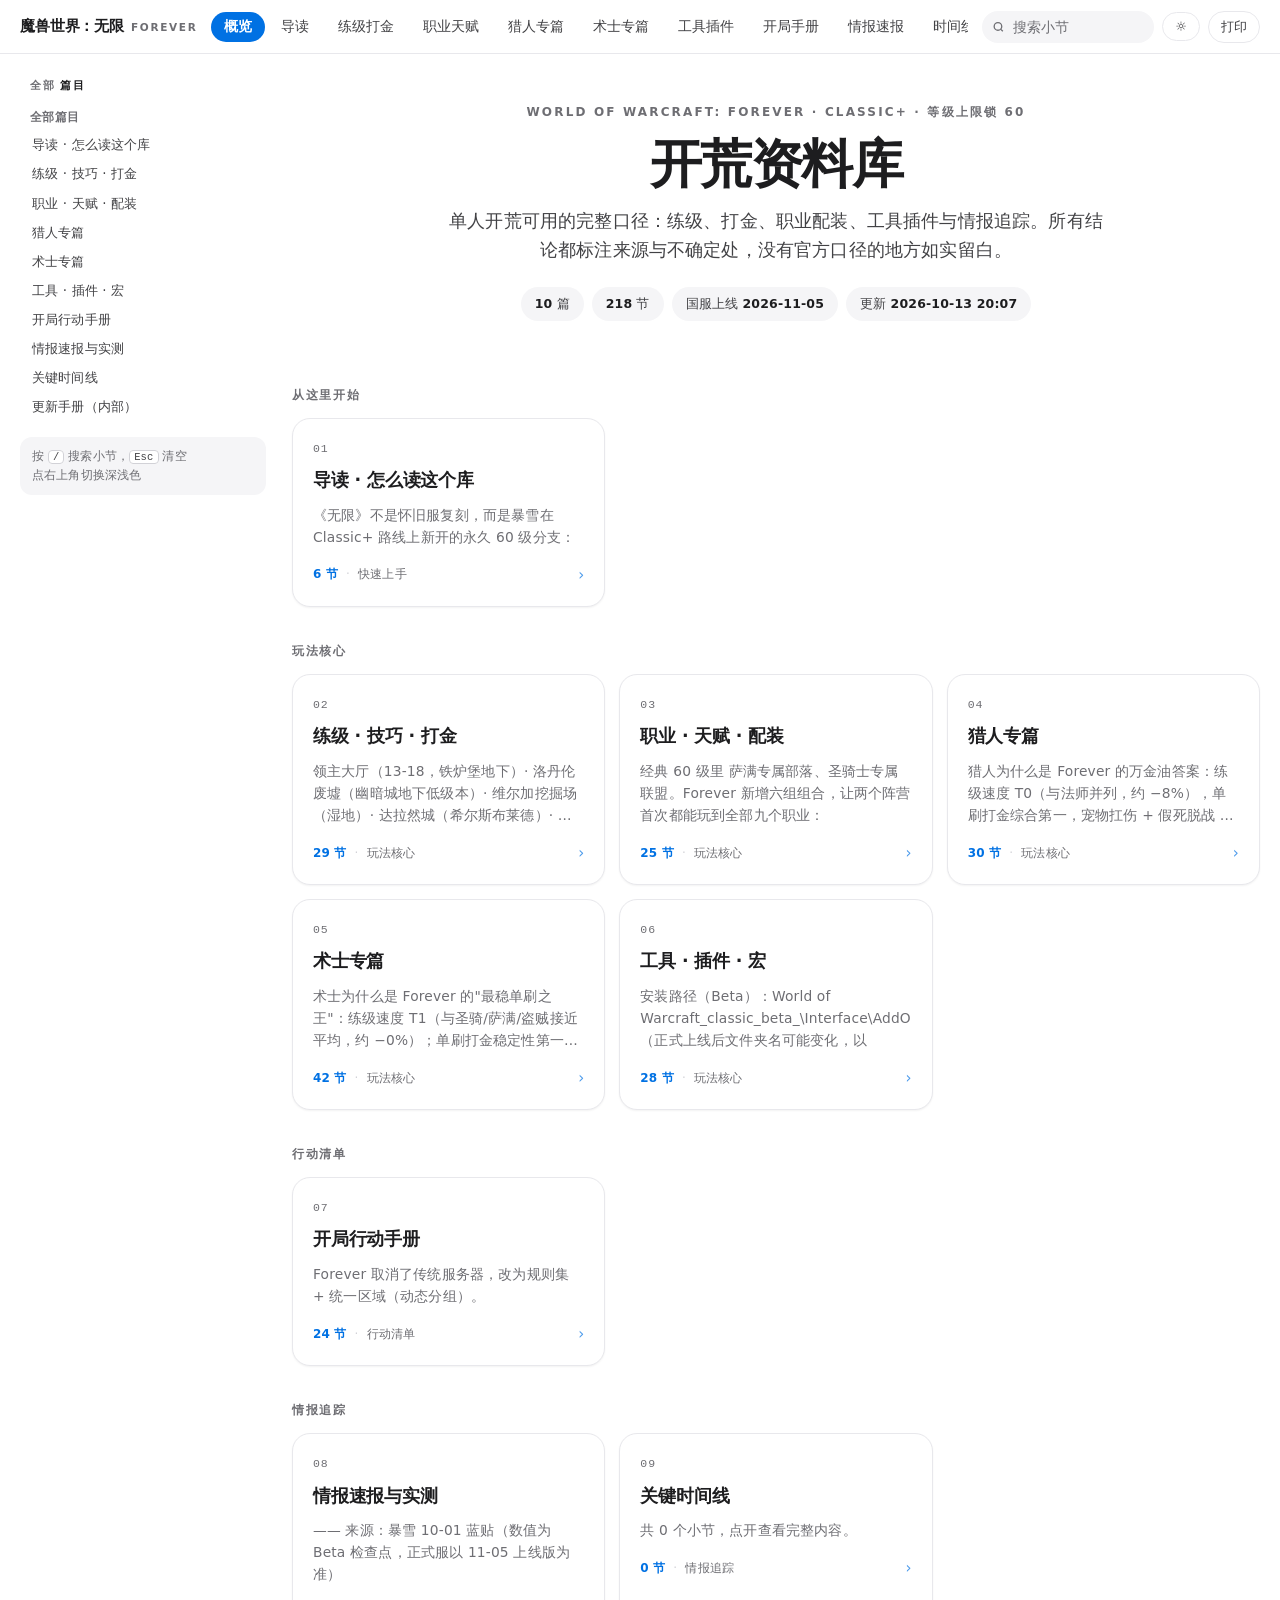
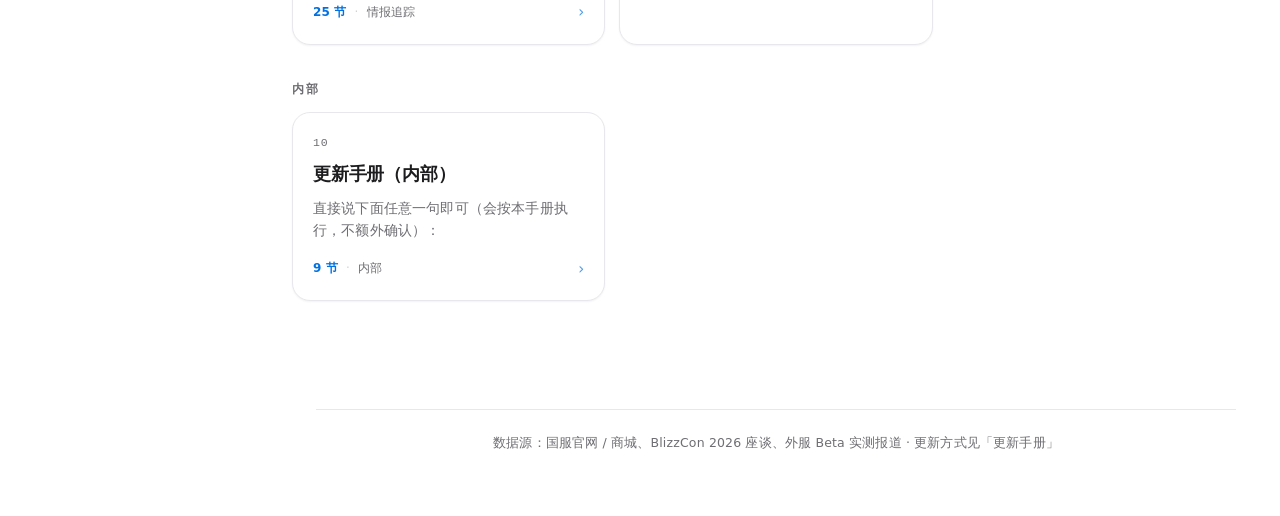
<file: index.html>
<!DOCTYPE html>
<html lang="zh-CN" data-theme="light"><head><meta charset="utf-8">
<meta name="viewport" content="width=device-width,initial-scale=1">
<title>《魔兽世界》：无限 · 开荒资料库</title>
<style>/* ============================================================
   Theme: Apple / Google 式轻盈排版
   亮色为主 + 深色可切换；系统字体；大留白；弱装饰
   层级只靠字号 / 字重 / 间距，不用边框与底纹堆叠
   ============================================================ */
:root{
  --bg:#ffffff;
  --bg-soft:#f5f5f7;
  --card:#ffffff;
  --txt:#1d1d1f;
  --txt-2:#424245;
  --mut:#6e6e73;
  --line:#e8e8ec;
  --line-2:#d2d2d7;
  --accent:#0071e3;
  --accent-soft:rgba(0,113,227,.09);
  --accent-line:rgba(0,113,227,.32);
  --code-bg:#f5f5f7;
  --top-bg:rgba(255,255,255,.78);
  --gold:#8a7038;
  --radius:18px;
  --radius-s:12px;
  --shadow:0 1px 2px rgba(0,0,0,.04), 0 12px 32px rgba(0,0,0,.07);
  --shadow-s:0 1px 2px rgba(0,0,0,.05);
  --sans:-apple-system,BlinkMacSystemFont,"SF Pro Text","SF Pro Display",
         "Segoe UI Variable Text","Segoe UI","PingFang SC","Hiragino Sans GB",
         "Microsoft YaHei",system-ui,sans-serif;
  --mono:"SF Mono",ui-monospace,Menlo,Consolas,"Cascadia Mono",monospace;
  --top-h:54px;
}
html[data-theme="dark"]{
  --bg:#0b0b0d;
  --bg-soft:#161617;
  --card:#151517;
  --txt:#f2f2f4;
  --txt-2:#c9c9ce;
  --mut:#8e8e93;
  --line:#2a2a2d;
  --line-2:#3a3a3e;
  --accent:#2997ff;
  --accent-soft:rgba(41,151,255,.13);
  --accent-line:rgba(41,151,255,.42);
  --code-bg:#1c1c1f;
  --top-bg:rgba(11,11,13,.78);
  --gold:#c8aa6e;
  --shadow:0 1px 2px rgba(0,0,0,.5), 0 12px 32px rgba(0,0,0,.45);
}
*{box-sizing:border-box}
html{scroll-behavior:smooth;-webkit-text-size-adjust:100%}
body{
  margin:0;
  font-family:var(--sans);
  font-size:16.5px;
  line-height:1.75;
  letter-spacing:.01em;
  color:var(--txt);
  background:var(--bg);
  -webkit-font-smoothing:antialiased;
}
::selection{background:var(--accent-soft);color:var(--txt)}
a{color:var(--accent);text-decoration:none;border-bottom:1px solid var(--accent-line)}
a:hover{border-bottom-color:var(--accent)}
button{font-family:inherit}

/* ---------- 顶部条（毛玻璃，一步切篇） ---------- */
header.top{
  position:sticky;top:0;z-index:20;height:var(--top-h);
  background:var(--top-bg);
  backdrop-filter:saturate(180%) blur(18px);
  -webkit-backdrop-filter:saturate(180%) blur(18px);
  border-bottom:1px solid var(--line);
}
.top-in{
  max-width:1400px;margin:0 auto;height:100%;
  display:flex;align-items:center;gap:14px;padding:0 20px;
}
.brand{
  display:flex;align-items:baseline;gap:7px;flex:0 0 auto;cursor:pointer;
  border:0;color:var(--txt);font-size:15px;font-weight:700;letter-spacing:-.01em;
}
.brand:hover{border:0}
.brand em{
  font-style:normal;font-size:10.5px;font-weight:600;letter-spacing:.16em;
  color:var(--mut);text-transform:uppercase;
}
nav.chips{
  flex:1 1 auto;min-width:0;display:flex;gap:3px;overflow-x:auto;
  scrollbar-width:none;-ms-overflow-style:none;
}
nav.chips::-webkit-scrollbar{display:none}
.chip{
  flex:0 0 auto;white-space:nowrap;cursor:pointer;
  padding:6px 13px;border:0;border-radius:999px;
  font-size:13.5px;font-weight:500;color:var(--txt-2);
  background:transparent;transition:background .16s,color .16s;
}
.chip:hover{background:var(--bg-soft)}
.chip.on{background:var(--accent);color:#fff;font-weight:600}
html[data-theme="dark"] .chip.on{color:#fff}
.tools{flex:0 0 auto;display:flex;align-items:center;gap:8px}
.search{position:relative}
.search input{
  width:172px;padding:7px 12px 7px 30px;
  font-family:inherit;font-size:13.5px;color:var(--txt);
  background:var(--bg-soft);border:1px solid transparent;border-radius:999px;
  transition:.18s;
}
.search input::placeholder{color:var(--mut)}
.search input:focus{
  outline:none;background:var(--card);
  border-color:var(--accent-line);box-shadow:0 0 0 4px var(--accent-soft);
}
.search .ico{
  position:absolute;left:10px;top:50%;transform:translateY(-50%);
  width:13px;height:13px;color:var(--mut);pointer-events:none;
}
.tools button{
  cursor:pointer;border:1px solid var(--line);background:var(--card);
  color:var(--txt-2);border-radius:999px;padding:6px 12px;font-size:13px;
  transition:.16s;
}
.tools button:hover{border-color:var(--accent-line);color:var(--accent)}
@media(max-width:1080px){
  .search input{width:120px}
  .brand em{display:none}
}
@media(max-width:820px){
  .search{display:none}
  .chip{padding:5px 11px;font-size:13px}
}

/* ---------- 布局 ---------- */
#app{
  display:flex;align-items:flex-start;gap:22px;
  max-width:1400px;margin:0 auto;padding:22px 20px 40px;
}

/* ---------- 侧栏：只放当前篇目录 ---------- */
aside.side{
  width:250px;flex:0 0 250px;position:sticky;top:calc(var(--top-h) + 22px);
  align-self:flex-start;max-height:calc(100vh - var(--top-h) - 44px);
  overflow-y:auto;overscroll-behavior:contain;padding-right:4px;
}
aside.side::-webkit-scrollbar{width:6px}
aside.side::-webkit-scrollbar-thumb{background:var(--line-2);border-radius:3px}
aside.side::-webkit-scrollbar-track{background:transparent}
.side-t{
  font-size:11px;font-weight:600;letter-spacing:.14em;text-transform:uppercase;
  color:var(--mut);margin:0 0 8px 10px;
}
.side-t b{color:var(--txt);font-weight:600}
.toclist a{
  display:block;border:0;border-left:2px solid transparent;
  padding:4px 10px;margin:1px 0;border-radius:0 8px 8px 0;
  font-size:13.4px;line-height:1.5;color:var(--txt-2);
  overflow:hidden;text-overflow:ellipsis;white-space:nowrap;transition:.14s;
}
.toclist a.l1{padding-left:22px;font-size:12.8px;color:var(--mut);display:none}
.toclist a.l1.sub-show{display:block}
.toclist.res a.l1{display:block}
.toclist a:hover{color:var(--accent);background:var(--bg-soft);border-left-color:var(--accent-line)}
.toclist a.cur{color:var(--accent);font-weight:600;border-left-color:var(--accent);background:var(--accent-soft)}
.tocgroup{
  font-size:11.5px;color:var(--mut);margin:12px 0 4px;padding-left:10px;
  font-weight:600;letter-spacing:.04em;
}
.side-empty{font-size:13px;color:var(--mut);padding:6px 10px}
.side-hint{
  margin-top:16px;padding:10px 12px;border-radius:var(--radius-s);
  background:var(--bg-soft);font-size:11.5px;line-height:1.6;color:var(--mut);
}
.side-hint kbd{
  font-family:var(--mono);font-size:10.5px;background:var(--card);
  border:1px solid var(--line-2);border-radius:4px;padding:0 4px;color:var(--txt-2);
}

/* ---------- 正文 ---------- */
main{flex:1;min-width:0}
.doc{display:none;max-width:920px;margin:0 auto}
.doc.home{max-width:1080px}
.doc.on{display:block}
.doc .title{
  font-size:31px;font-weight:700;letter-spacing:-.015em;line-height:1.25;
  margin:6px 0 6px;color:var(--txt);
}
.doc .sub{font-size:14px;color:var(--mut);margin:0 0 26px}
.doc .sub span+span::before{content:"·";margin:0 8px;color:var(--line-2)}

h1{font-size:31px;font-weight:700;letter-spacing:-.015em;margin:0}
h2{
  font-size:22px;font-weight:700;letter-spacing:-.01em;color:var(--txt);
  margin:40px 0 12px;scroll-margin-top:calc(var(--top-h) + 24px);
}
h3{
  font-size:18px;font-weight:600;color:var(--txt);
  margin:28px 0 10px;scroll-margin-top:calc(var(--top-h) + 24px);
}
h4,h5,h6{font-size:16px;font-weight:600;color:var(--txt-2);margin:20px 0 8px;
  scroll-margin-top:calc(var(--top-h) + 24px)}
p{margin:12px 0}
strong{font-weight:700;color:var(--txt)}
em{font-style:normal;color:var(--txt)}
hr{border:0;height:1px;background:var(--line);margin:34px 0}

ul,ol{margin:12px 0;padding-left:24px}
li{margin:6px 0}
li::marker{color:var(--mut)}
ul ul,ol ol,ul ol,ol ul{margin:6px 0}

blockquote{
  margin:18px 0;padding:14px 18px;border-radius:0 var(--radius-s) var(--radius-s) 0;
  background:var(--bg-soft);border-left:3px solid var(--accent);
  color:var(--txt-2);font-size:15.5px;
}
blockquote strong{color:var(--txt)}

code{
  font-family:var(--mono);font-size:13.6px;background:var(--code-bg);
  padding:2px 6px;border-radius:6px;color:var(--txt);
}
pre{
  margin:18px 0;padding:16px 18px;border-radius:var(--radius-s);
  background:var(--code-bg);white-space:pre-wrap;word-break:break-word;
  overflow-x:auto;
}
pre code{background:none;padding:0;font-size:13.4px}

/* ---------- 表格 ---------- */
.tw{
  margin:20px 0;border:1px solid var(--line);border-radius:var(--radius-s);
  overflow-x:auto;background:var(--card);
}
table{border-collapse:collapse;width:100%;font-size:14.6px}
th{
  text-align:left;font-weight:600;font-size:13.6px;color:var(--txt-2);
  background:var(--bg-soft);padding:11px 14px;
  border-bottom:1px solid var(--line-2);white-space:nowrap;
}
td{
  padding:11px 14px;border-bottom:1px solid var(--line);
  color:var(--txt-2);vertical-align:top;
}
tbody tr:last-child td{border-bottom:0}
tbody tr:hover{background:var(--accent-soft)}

.cb{
  display:inline-block;width:15px;height:15px;margin-right:8px;vertical-align:-3px;
  border:1.5px solid var(--line-2);border-radius:4px;background:var(--card);
}
.cb.checked{background:var(--accent);border-color:var(--accent);position:relative}
.cb.checked::after{
  content:"";position:absolute;left:4px;top:1px;width:4px;height:8px;
  border:2px solid #fff;border-top:0;border-left:0;transform:rotate(40deg);
}

/* ---------- 首页概览 ---------- */
.home .hero{padding:26px 0 30px;text-align:center}
.home .eyebrow{
  font-size:12px;font-weight:600;letter-spacing:.18em;text-transform:uppercase;
  color:var(--mut);margin-bottom:12px;
}
.home h1{
  font-size:clamp(34px,5.2vw,52px);letter-spacing:-.03em;line-height:1.12;
  margin:0 0 14px;font-weight:700;
}
.home .lede{
  max-width:660px;margin:0 auto;font-size:17.5px;line-height:1.65;color:var(--txt-2);
}
.home .facts{
  display:flex;flex-wrap:wrap;justify-content:center;gap:8px;margin-top:22px;
}
.home .facts span{
  font-size:12.5px;color:var(--txt-2);background:var(--bg-soft);
  border-radius:999px;padding:6px 14px;
}
.home .facts span b{color:var(--txt);font-weight:600}
.home .sec-t{
  font-size:12px;font-weight:600;letter-spacing:.14em;text-transform:uppercase;
  color:var(--mut);margin:34px 0 12px;
}
.grid{display:grid;grid-template-columns:repeat(auto-fill,minmax(268px,1fr));gap:14px}
.card{
  cursor:pointer;background:var(--card);border:1px solid var(--line);
  border-radius:var(--radius);padding:20px 20px 18px;
  box-shadow:var(--shadow-s);transition:transform .18s,box-shadow .18s,border-color .18s;
}
.card:hover{
  transform:translateY(-3px);box-shadow:var(--shadow);border-color:var(--accent-line);
}
.card .no{
  font-family:var(--mono);font-size:11.5px;color:var(--mut);letter-spacing:.08em;
}
.card h3{font-size:17.5px;font-weight:600;margin:6px 0 8px;color:var(--txt);letter-spacing:-.01em}
.card p{
  font-size:13.8px;line-height:1.6;color:var(--mut);margin:0 0 14px;
  display:-webkit-box;-webkit-line-clamp:3;-webkit-box-orient:vertical;overflow:hidden;
}
.card .meta{font-size:12px;color:var(--mut);display:flex;align-items:center;gap:8px}
.card .meta b{color:var(--accent);font-weight:600}
.card .meta i{font-style:normal;color:var(--line-2)}
.card .arrow{margin-left:auto;color:var(--accent);font-size:15px;opacity:.7}
.card:hover .arrow{opacity:1}

/* ---------- 上一篇 / 下一篇 ---------- */
.pager{display:flex;gap:12px;margin:52px 0 0}
.pager a{
  flex:1;min-width:0;border:1px solid var(--line);border-radius:var(--radius);
  background:var(--card);padding:15px 18px;color:var(--txt);
  box-shadow:var(--shadow-s);transition:.18s;
}
.pager a:hover{border-color:var(--accent-line);transform:translateY(-2px);box-shadow:var(--shadow)}
.pager a .lab{display:block;font-size:11.5px;color:var(--mut);letter-spacing:.06em;margin-bottom:3px}
.pager a .nm{
  display:block;font-size:15px;font-weight:600;
  overflow:hidden;text-overflow:ellipsis;white-space:nowrap;
}
.pager a.next{text-align:right}

/* ---------- 回到顶部 ---------- */
#totop{
  position:fixed;right:22px;bottom:26px;width:42px;height:42px;border-radius:50%;
  cursor:pointer;z-index:15;background:var(--card);color:var(--txt-2);
  border:1px solid var(--line);box-shadow:var(--shadow-s);font-size:17px;line-height:1;
  opacity:0;pointer-events:none;transition:.2s;
}
#totop.show{opacity:.92;pointer-events:auto}
#totop:hover{color:var(--accent);border-color:var(--accent-line)}

footer{
  max-width:920px;margin:56px auto 0;padding:22px 0;text-align:center;
  color:var(--mut);font-size:12.5px;border-top:1px solid var(--line);
}

::-webkit-scrollbar{width:10px;height:10px}
::-webkit-scrollbar-track{background:transparent}
::-webkit-scrollbar-thumb{background:var(--line-2);border-radius:5px;border:3px solid var(--bg)}
::-webkit-scrollbar-thumb:hover{background:var(--mut)}

@media(max-width:1000px){
  #app{flex-direction:column;gap:0;padding:16px 16px 30px}
  aside.side{
    width:100%;flex:none;position:static;max-height:none;overflow:visible;
    margin:0 0 18px;padding:14px 16px;border:1px solid var(--line);
    border-radius:var(--radius);background:var(--bg-soft);
  }
  .doc .title{font-size:26px}
  .pager{flex-direction:column}
}

@media print{
  header.top,aside.side,#totop,.pager{display:none!important}
  #app{display:block;max-width:none;padding:0}
  body{background:#fff;color:#1a1a1a;font-size:11pt}
  .doc{display:block!important;max-width:none;margin:0;page-break-after:always}
  .home{page-break-after:always}
  h2{font-size:15pt;margin:18px 0 8px;scroll-margin-top:0}
  h3{font-size:12.5pt}
  th{background:#f2f2f4;color:#333}
  td,li,p{color:#222}
  .tw{border:1px solid #ccc;margin:10px 0}
  pre,code{background:#f4f4f6;color:#222}
  blockquote{background:#f6f6f8;border-left:3px solid #999;color:#333}
  .card{border:1px solid #ddd;box-shadow:none;break-inside:avoid}
  a{color:#1a1a1a;border:0}
}
</style>
<script>
(function(){try{
  var t=localStorage.getItem('wf-theme');
  if(!t){t=(window.matchMedia&&window.matchMedia('(prefers-color-scheme: dark)').matches)?'dark':'light';}
  document.documentElement.setAttribute('data-theme',t);
}catch(e){}})();
</script></head><body>
<header class="top"><div class="top-in">
  <a class="brand" href="#home">魔兽世界：无限<em>Forever</em></a>
  <nav class="chips"><button class="chip on" type="button" data-k="home">概览</button><button class="chip" type="button" data-k="README_md">导读</button><button class="chip" type="button" data-k="leveling_and_gold_md">练级打金</button><button class="chip" type="button" data-k="classes_and_gear_md">职业天赋</button><button class="chip" type="button" data-k="hunter_md">猎人专篇</button><button class="chip" type="button" data-k="warlock_md">术士专篇</button><button class="chip" type="button" data-k="tools_and_ui_md">工具插件</button><button class="chip" type="button" data-k="launch_playbook_md">开局手册</button><button class="chip" type="button" data-k="intel_digest_md">情报速报</button><button class="chip" type="button" data-k="timeline_md">时间线</button><button class="chip" type="button" data-k="update_playbook_md">更新手册</button></nav>
  <div class="tools">
    <div class="search">
      <svg class="ico" viewBox="0 0 24 24" fill="none" stroke="currentColor" stroke-width="2.4">
        <circle cx="11" cy="11" r="7"></circle><path d="M20 20l-3.6-3.6"></path></svg>
      <input id="q" placeholder="搜索小节" autocomplete="off">
    </div>
    <button type="button" id="themeBtn" title="切换深浅">&#9788;</button>
    <button type="button" onclick="window.print()">打印</button>
  </div>
</div></header>
<div id="app">
  <aside class="side">
    <div class="side-t">本篇 <b>目录</b></div>
    <div class="toclist" id="tocList"></div>
    <div class="side-hint">按 <kbd>/</kbd> 搜索小节，<kbd>Esc</kbd> 清空<br>点右上角切换深浅色</div>
  </aside>
  <main>
    <section class="doc home on" id="home"><div class="hero"><div class="eyebrow">World of Warcraft: Forever &#183; Classic+ &#183; 等级上限锁 60</div><h1>开荒资料库</h1><p class="lede">单人开荒可用的完整口径：练级、打金、职业配装、工具插件与情报追踪。所有结论都标注来源与不确定处，没有官方口径的地方如实留白。</p><div class="facts"><span><b>10</b> 篇</span><span><b>218</b> 节</span><span>国服上线 <b>2026-11-05</b></span><span>更新 <b>2026-10-13 20:07</b></span></div></div><div class="sec-t">从这里开始</div><div class="grid"><div class="card" data-k="README_md" role="button" tabindex="0"><div class="no">01</div><h3>导读 · 怎么读这个库</h3><p>《无限》不是怀旧服复刻，而是暴雪在 Classic+ 路线上新开的永久 60 级分支：</p><div class="meta"><b>6 节</b><i>·</i><span>快速上手</span><span class="arrow">&#8250;</span></div></div></div><div class="sec-t">玩法核心</div><div class="grid"><div class="card" data-k="leveling_and_gold_md" role="button" tabindex="0"><div class="no">02</div><h3>练级 · 技巧 · 打金</h3><p>领主大厅（13-18，铁炉堡地下）· 洛丹伦废墟（幽暗城地下低级本）· 维尔加挖掘场（湿地）· 达拉然城（希尔斯布莱德）· 沉没之城（纳迦/海盗）· 克</p><div class="meta"><b>29 节</b><i>·</i><span>玩法核心</span><span class="arrow">&#8250;</span></div></div><div class="card" data-k="classes_and_gear_md" role="button" tabindex="0"><div class="no">03</div><h3>职业 · 天赋 · 配装</h3><p>经典 60 级里 萨满专属部落、圣骑士专属联盟。Forever 新增六组组合，让两个阵营首次都能玩到全部九个职业：</p><div class="meta"><b>25 节</b><i>·</i><span>玩法核心</span><span class="arrow">&#8250;</span></div></div><div class="card" data-k="hunter_md" role="button" tabindex="0"><div class="no">04</div><h3>猎人专篇</h3><p>猎人为什么是 Forever 的万金油答案：练级速度 T0（与法师并列，约 −8%），单刷打金综合第一，宠物扛伤 + 假死脱战 + 几乎零消耗。最契合 </p><div class="meta"><b>30 节</b><i>·</i><span>玩法核心</span><span class="arrow">&#8250;</span></div></div><div class="card" data-k="warlock_md" role="button" tabindex="0"><div class="no">05</div><h3>术士专篇</h3><p>术士为什么是 Forever 的"最稳单刷之王"：练级速度 T1（与圣骑/萨满/盗贼接近平均，约 −0%）；单刷打金稳定性第一（几乎不会死）；宠物坦 +</p><div class="meta"><b>42 节</b><i>·</i><span>玩法核心</span><span class="arrow">&#8250;</span></div></div><div class="card" data-k="tools_and_ui_md" role="button" tabindex="0"><div class="no">06</div><h3>工具 · 插件 · 宏</h3><p>安装路径（Beta）：World of Warcraft_classic_beta_\Interface\AddOns\（正式上线后文件夹名可能变化，以</p><div class="meta"><b>28 节</b><i>·</i><span>玩法核心</span><span class="arrow">&#8250;</span></div></div></div><div class="sec-t">行动清单</div><div class="grid"><div class="card" data-k="launch_playbook_md" role="button" tabindex="0"><div class="no">07</div><h3>开局行动手册</h3><p>Forever 取消了传统服务器，改为规则集 + 统一区域（动态分组）。</p><div class="meta"><b>24 节</b><i>·</i><span>行动清单</span><span class="arrow">&#8250;</span></div></div></div><div class="sec-t">情报追踪</div><div class="grid"><div class="card" data-k="intel_digest_md" role="button" tabindex="0"><div class="no">08</div><h3>情报速报与实测</h3><p>—— 来源：暴雪 10-01 蓝贴（数值为 Beta 检查点，正式服以 11-05 上线版为准）</p><div class="meta"><b>25 节</b><i>·</i><span>情报追踪</span><span class="arrow">&#8250;</span></div></div><div class="card" data-k="timeline_md" role="button" tabindex="0"><div class="no">09</div><h3>关键时间线</h3><p>共 0 个小节，点开查看完整内容。</p><div class="meta"><b>0 节</b><i>·</i><span>情报追踪</span><span class="arrow">&#8250;</span></div></div></div><div class="sec-t">内部</div><div class="grid"><div class="card" data-k="update_playbook_md" role="button" tabindex="0"><div class="no">10</div><h3>更新手册（内部）</h3><p>直接说下面任意一句即可（会按本手册执行，不额外确认）：</p><div class="meta"><b>9 节</b><i>·</i><span>内部</span><span class="arrow">&#8250;</span></div></div></div></section><section class="doc" id="README_md"><div class="title">导读 · 怎么读这个库</div><div class="sub"><span>快速上手</span><span>6 节</span></div><blockquote>Classic+ 永久分支 · 等级上限锁 60 · 无飞行 · 无等级缩放 · 规则集取代服务器 国服上线 <strong>2026-11-05 约 07:00</strong>（= 2026-11-04 15:00 PST）</blockquote>
<hr>
<h2 id="p1_sec1">一、这到底是什么</h2>
<p>《无限》不是怀旧服复刻，而是暴雪在 <strong>Classic+</strong> 路线上新开的<strong>永久 60 级分支</strong>：</p>
<ul><li><strong>永久</strong>：不删档、不转换，账号资产长期保留（与"赛季服"相反）</li><li><strong>等级锁 60</strong>：没有满级之后继续升的天数系统</li><li><strong>无飞行</strong>：40 级才有地面坐骑，地图移动成本极高 —— 这是所有路线计算的起点</li><li><strong>无等级缩放 / 无直升</strong>：1-60 必须实打实练</li><li><strong>规则集（Rule Set）取代服务器</strong>：同规则集 + 同阵营才能组队</li><li><strong>无个人拾取</strong>：团本掉落所有人都能拿，也意味着"带老板"彻底归零</li></ul>
<h2 id="p1_sec2">二、关键事实速览</h2>
<div class="tw"><table><thead><tr><th>项目</th><th>事实</th></tr></thead><tbody><tr><td>上线（全球）</td><td>2026-11-04 15:00 PST = 北京 11-05 约 07:00</td></tr><tr><td>国服 Beta</td><td>2026-10-06 ~ 10-26（删档，¥388 天裔史诗礼包 / 官方活动资格）</td></tr><tr><td>国际服 Beta</td><td>2026-09-17 开，10-01 升 30 级，10-21 结束</td></tr><tr><td>名称预留</td><td><strong>国服 11-03 ~ 11-04</strong>／<strong>国际服 10-27 ~ 11-03</strong>（分区差异，均为官方口径）</td></tr><tr><td>首周团本</td><td>2026-12-09 / 12-10：Barrow Deeps(10人) / Hyjal Summit(20人) / Onyxia's Lair(40人)</td></tr><tr><td>等级上限</td><td>60（Beta 阶段仅到 30）</td></tr><tr><td>天赋</td><td>10 级起 1 点/级，60 级共 51 点，每系每 5 点解锁一排</td></tr><tr><td>RMT</td><td>GDKP 明文禁止；第三方购金<strong>买卖双方同罚</strong>（没收金币 + 封号）</td></tr><tr><td>首份 BIS</td><td><strong>12-09 前不存在</strong> —— 物品属性掉落前完全隐藏、无地下城手册</td></tr></tbody></table></div>
<h2 id="p1_sec3">三、只有 5 件事要在上线前做（其余一律上线后再弄）</h2>
<ol><li><strong>决定规则集</strong>：同规则集 + 同阵营才能组队，这是选错回不了头的决定（见「开局行动手册」）</li><li><strong>备 3 组完整角色名</strong>：名 + 姓双字段，避开随机名生成器（9-29 误封事故曾导致资格被永撤）</li><li><strong>下载客户端</strong>：战网桌面应用 → 左上"偏好" → 《无限》，或官网绿色完整版</li><li><strong>买不买礼包</strong>：¥218 英雄礼包不含 Beta 资格、含名称预留；¥388 天裔史诗含国服 Beta</li><li><strong>定职业与专业</strong>：先定这两项，其余（键位、插件、宏）上线前 10 分钟就够</li></ol>
<blockquote>硬件：能跑 12.x 正式服的机器即可，本库不单列门槛。</blockquote>
<h2 id="p1_sec4">四、游戏内才是大头（按你想解决的问题直接跳）</h2>
<div class="tw"><table><thead><tr><th>你想解决什么</th><th>直接看这一份</th></tr></thead><tbody><tr><td>怎么升得最快、怎么赚钱</td><td><strong>★ 练级 · 技巧 · 打金</strong></td></tr><tr><td>选什么职业/种族、怎么点天赋、堆什么属性</td><td><strong>★ 职业 · 天赋 · 配装</strong></td></tr><tr><td>插件、宏、数据库、天赋模拟器、公会工具</td><td><strong>★ 工具 · 插件 · 宏</strong></td></tr><tr><td>上线那几天该做什么、第一周干什么</td><td><strong>★ 开局行动手册</strong></td></tr><tr><td>今天官方又发了什么、Beta 实测了什么</td><td><strong>★ 情报速报与实测</strong></td></tr><tr><td>记住所有日期节点</td><td>关键时间线</td></tr><tr><td>让我更新资料库、信源在哪</td><td>更新手册（内部，不含情报）</td></tr></tbody></table></div>
<h2 id="p1_sec5">五、文档构成（共 10 篇）</h2>
<p><strong>怎么用这个页面：</strong> 打开先是 9 篇的卡片索引，点卡片进入；顶部色块任何时候都能一步切篇。左栏是<strong>当前篇</strong>的目录 —— 读到哪一段就展开它的小节，点一下直达；顶栏搜索框跨篇找小节（按 <code>/</code> 快速聚焦，<code>Esc</code> 清空）；右上角切换深色 / 浅色。</p>
<div class="tw"><table><thead><tr><th>篇</th><th>内容</th></tr></thead><tbody><tr><td>README 首页</td><td>这是什么 + 关键事实 + 5 件事 + 按问题跳转的索引</td></tr><tr><td><strong>★ 练级 · 技巧 · 打金</strong></td><td>1-60 路线表、经验收益结构、营地与休息、时耗基准、单刷打金职业排序与 8 个 Forever 独有打金杠杆</td></tr><tr><td><strong>★ 职业 · 天赋 · 配装</strong></td><td>种族×职业矩阵、种族特长全表、九职业优劣势、天赋配点、属性体系与来源优先级</td></tr><tr><td><strong>★ 猎人专篇</strong></td><td>猎人一站式：种族与起点、宠物机制 8 条变化、技能循环（10-01 后）、加点 1-60（含两套终盘）、装备与词缀、打怪节奏与路线、单刷打金、宏与红线</td></tr><tr><td><strong>★ 术士专篇</strong></td><td>术士一站式：种族与起点（含巨魔新组合/天裔不可玩）、恶魔/宠物机制（随装备缩放+恶魔牺牲+恶魔契约）、技能与循环（灾祸诅咒分离/DOT 可暴击/10-01·10-07 后）、加点 1-60（含两套终盘）、装备词缀、打怪节奏与路线、单刷打金、宏与红线</td></tr><tr><td><strong>★ 工具 · 插件 · 宏</strong></td><td>数据库、天赋模拟器、插件生态与已知坑、宏的真实上限与合规红线、社区与公会</td></tr><tr><td><strong>★ 开局行动手册</strong></td><td>游戏外 5 件事、上线 24 小时清单、冲刺时间表、规则集与命名、开局 72 小时、满级前 5 周</td></tr><tr><td><strong>★ 情报速报与实测</strong></td><td>2026-09-19 → 10-04 逐日蓝贴摘要、外服 Beta 硬数据与捷径、实测发现与文档修正清单</td></tr><tr><td>关键时间线</td><td>从礼包到 2027 的全部日期节点（一眼看完）</td></tr><tr><td>更新手册（内部）</td><td>怎么触发更新、信源优先级、分级写入规则；<strong>未启用自动监控</strong></td></tr></tbody></table></div>
<h2 id="p1_sec6">六、三条最容易踩的坑</h2>
<ol><li><strong>副本杀怪与地下城任务都不是经验来源</strong>（10-01 蓝贴：地下城任务额外经验比普通任务低 50%）—— 升级主力是普通任务。</li><li><strong>没有 BIS 列表</strong> —— 物品属性掉落前完全隐藏，12-09 前任何"最优配装"都是推算。</li><li><strong>别买金、别 GDKP</strong> —— 买家同样会被没收金币并封号。</li></ol>
<hr>
<p>本资料库所有内容锚定 Forever 独有机制，凡官方未确认的一律标注"待验证"。</p></section><section class="doc" id="leveling_and_gold_md"><div class="title">练级 · 技巧 · 打金</div><div class="sub"><span>玩法核心</span><span>29 节</span></div><h2 id="p2_sec1">上篇：1-60 最快路线表与赚钱路线</h2>
<h3 id="p2_sec2">零、先说结论（一句话路线）</h3>
<blockquote><strong>不要指望"升级变快"——经验曲线完全没改；真正的提速空间全部来自"少走弯路 + 不断档 + 吃透新区域"。</strong></blockquote>
<blockquote>最优解：<strong>任务为主线 → 每个五人本只打一次且接满任务 → 35-45 进新区域「河林」替代反复刷本 → 40 级立刻买骑术 → 沿途靠剥皮零成本换第一桶金。</strong></blockquote>
<hr>
<h3 id="p2_sec3">一、决定路线的 7 条硬约束（Forever 独有，务必先吃透）</h3>
<div class="tw"><table><thead><tr><th>#</th><th>约束</th><th>确切含义</th><th>对路线的影响</th></tr></thead><tbody><tr><td>1</td><td><strong>经验曲线完全沿用原版，未加速</strong></td><td>开发者明确：00级到 60 级基线约 <strong>160 小时</strong>（路线不熟 200+ 小时）</td><td>Forever 不会让你"更快满级"，只能靠效率抹平；别信"几天满级"</td></tr><tr><td>2</td><td><strong>副本：杀怪经验大幅下调</strong>；（2026-10-02 按官方 10-01 蓝贴修正：地下城任务的经验收益已下调，额外经验价值仅为普通任务的约一半，副本以任务与装备为主、不是经验来源）</td><td>首次通关收益丰厚；<strong>反复刷同一副本不再是高效手段</strong></td><td><strong>经典"血色/祖尔法拉克无限刷本"捷径在 Forever 基本废掉</strong></td></tr><tr><td>3</td><td><strong>不鼓励纯刷怪练级</strong></td><td>设计师明确希望玩家做任务、游历世界</td><td>AoE 单刷只能当补充，不能当主线</td></tr><tr><td>4</td><td><strong>没有飞行坐骑</strong></td><td>官方原话：飞行会彻底破坏 60 级的世界探索感</td><td>40 级才有地面坐骑；此前靠<strong>鸟点 + 炉石</strong>；<strong>优先开全鸟点 = 核心效率杠杆</strong></td></tr><tr><td>5</td><td><strong>没有等级缩放、没有直升服务</strong></td><td>等级压制仍然存在</td><td>越级打怪效率极低，必须严格按等级带推进</td></tr><tr><td>6</td><td><strong>规则集取代服务器</strong>（普通/PvP/角色扮演；专家模式后续开放）</td><td><strong>同规则集 + 同阵营才能组队</strong></td><td>开荒主号选<strong>普通</strong>；与朋友开荒前必须先统一规则集与阵营，否则无法同队</td></tr><tr><td>7</td><td><strong>没有个人拾取</strong>（保留队长分配/需求贪婪）</td><td>金团、DKP 生态保留</td><td>装备可以买，金币有真实购买力</td></tr></tbody></table></div>
<blockquote>这 7 条叠加的直接推论：<strong>Forever 的练级 meta 完全不同于普通怀旧服</strong>——带刷失效、AoE 削弱、"续航强 + 能持续做任务"的职业（猎人/术士）价值上升，"依赖副本刷怪"的打法贬值。</blockquote>
<hr>
<h3 id="p2_sec4">二、地图等级带（Forever 新/重做区域）</h3>
<div class="tw"><table><thead><tr><th>区域</th><th>等级带</th><th>关键内容</th><th>练级价值</th></tr></thead><tbody><tr><td><strong>泽风岛</strong></td><td><strong>1-12</strong></td><td>新种族"天裔"专属新手区（悬浮孤岛）；联盟天裔可选法师、部落天裔可选萨满</td><td>天裔玩家的 1-12 区；非天裔仍是经典新手区</td></tr><tr><td><strong>河林（Riverglades）</strong></td><td><strong>35-45</strong>（另有 30-45 说法，待官方确认）</td><td>赤脊山北侧；<strong>150+ 新任务</strong>；含 <strong>黑市拍卖行</strong>、<strong>热砂港码头（乘船直达加基森）</strong>；五人本「克罗多克要塞」</td><td>★★★ <strong>练级最大红利</strong>：原版 30-45 只能反复刷 SM/ZF，现在有完整任务带</td></tr><tr><td><strong>辛德拉（Shen'dralas）</strong></td><td>约 40+（待验证）</td><td>凄凉之地南端；联动厄运之槌、玛格拉姆/吉尔吉斯半人马</td><td>中后段补充</td></tr><tr><td><strong>海加尔山</strong></td><td><strong>偏满级后段</strong></td><td>从冬泉谷进入；60 级野外区 + 世界任务 + 声望 + 野外BOSS；20 人团本「海加尔峰会」、10 人团本「深穴/荒穴深地」入口之一</td><td>⚠️ <strong>设计师刻意让此处升级进一步放缓</strong> → 它是满级后的装备/声望区，<strong>不是效率练级区</strong></td></tr></tbody></table></div>
<h4>9 个新五人本（13-60 覆盖）</h4>
<p>领主大厅（13-18，铁炉堡地下）· 洛丹伦废墟（幽暗城地下低级本）· 维尔加挖掘场（湿地）· 达拉然城（希尔斯布莱德）· 沉没之城（纳迦/海盗）· 克罗多克要塞（河林附近，约 40-45）· 奥卡兹监狱（尘泥沼泽外海）· 黑喉要塞（熊怪/费伍德相关）· 塑造者之台（安戈洛环形山，58-60）。</p>
<blockquote><strong>关键打法（10-02 按官方 10-01 蓝贴修正）</strong>：本的任务经验<strong>不再巨幅提升</strong>（地下城任务额外经验已被下调至普通任务的约一半）→ 每个本仍然是「<strong>先接满全任务 → 只打一次 → 交完走人</strong>」，但它的定位从"经验巨坑"变成"<strong>一次性任务包 + 装备包</strong>"，<strong>不要为经验专程去刷本</strong>。完整的经验收益结构与技巧清单见 <code>练级 · 技巧 · 打金</code>。</blockquote>
<hr>
<h3 id="p2_sec5">三、1-60 最快路线表</h3>
<blockquote>各地图精确等级带请以游戏内实测、Wowhead/NGA 的 Forever 专区为准；下表为主流排法，标注 ★ 的是 Forever 新增/关键插入点。</blockquote>
<div class="tw"><table><thead><tr><th>阶段</th><th>联盟推荐</th><th>部落推荐</th><th>Forever 要点</th></tr></thead><tbody><tr><td><strong>1-12</strong></td><td>艾尔文森林 / 丹莫罗 / 泰达希尔</td><td>杜隆塔尔 / 莫高雷 / 提瑞斯法林地</td><td>★ 天裔玩家走<strong>泽风岛</strong>（需购礼包）</td></tr><tr><td><strong>12-20</strong></td><td>西部荒野 / 洛克莫丹 / 黑海岸</td><td>贫瘠之地 / 银松森林</td><td>顺势开鸟点</td></tr><tr><td><strong>18-25</strong></td><td>赤脊山 / 暮色森林 / 湿地 / 灰谷</td><td>贫瘠之地(续) / 石爪山 / 千针石林</td><td>赤脊山是进入河林的前置</td></tr><tr><td><strong>25-32</strong></td><td>湿地 / 阿拉希高地 / 荆棘谷(初探)</td><td>千针石林 / 希尔斯布莱德 / 阿拉希</td><td>插入本：洛丹伦废墟、达拉然城</td></tr><tr><td><strong>★ 35-45</strong></td><td>进入<strong>河林</strong>（150+任务）</td><td>同左</td><td>★★★ <strong>替代 SM/ZF 循环的最大红利</strong>；同步推凄凉之地；插入本：克罗多克要塞</td></tr><tr><td><strong>40-50</strong></td><td>塔纳利斯 / 菲拉斯 / 辛特兰 / 艾萨拉</td><td>同左</td><td>★ 用<strong>热砂港码头乘船直达加基森</strong>，跨大陆效率质变；插入<strong>辛德拉</strong></td></tr><tr><td><strong>50-58</strong></td><td>安戈洛环形山 / 费伍德 / 西瘟疫 / 东瘟疫 / 燃烧平原 / 希利苏斯</td><td>同左</td><td>插入本：塑造者之台（58-60）、黑喉要塞</td></tr><tr><td><strong>58-60</strong></td><td>优先 冬泉谷 / 东瘟疫 / 希利苏斯</td><td>同左</td><td>⚠️ <strong>纯速通用别选海加尔山</strong>（刻意放慢）；它是满级后的装备区</td></tr></tbody></table></div>
<h4>提速原则（8 条）</h4>
<ol><li><strong>每个五人本：接满任务 + 只打一次</strong>（对应硬约束 2）。</li></ol>
<ol><li><strong>35-45 直接进河林</strong>，别回头刷 SM/ZF（等级带仍待最终确认，进图前看任务等级）。</li></ol>
<ol><li><strong>40 级第一时间买骑术</strong>（坐骑附着在骑术训练里，一次性解决移动力），这是最大的单点时间杠杆。</li></ol>
<ol><li><strong>集合石已移除召唤功能</strong>（9-19 确认）：组队<strong>必须自己跑图汇合</strong>，除非队里有术士 → <strong>每张新图第一件事：把鸟点全开</strong>，并把炉石绑在常用主城；约本前先约定集合点（无飞行，鸟点就是生命线）。</li></ol>
<ol><li><strong>炉石绑定策略</strong> + 善用热砂港码头航线打通东西大陆。</li></ol>
<ol><li>主号选<strong>普通规则集</strong>；且与朋友开荒前必须<strong>先统一规则集与阵营</strong>（同规则集 + 同阵营才能组队，这是 Forever 取代服务器的核心机制，详见 <code>情报速报与实测</code> 设计哲学小节）。</li></ol>
<ol><li><strong>不要越级打怪</strong>（无等级缩放），保持与等级带对齐。</li></ol>
<ol><li><strong>多在旅店下线</strong>吃休息经验（配合下方传承点数）。</li></ol>
<h4>传承系统（重点：这是 Forever 独有的练级效率杠杆）</h4>
<p>点数按分支投入，官方明确<strong>只给便利性、不加战斗强度</strong>，下列已曝光节点对练级价值最高：</p>
<ul><li><strong>冒险·天赋异禀</strong>：<strong>从第 9 级开始每升一级都给天赋点</strong>（总上限仍 51）→ <strong>越早点，前期越强</strong>。</li></ul>
<ul><li><strong>冒险·休息充足</strong>：休息经验积累速度 +4%、上限 +4%（每级）→ 配合旅店下线。</li></ul>
<ul><li><strong>冒险·冒险快感</strong>：对非普通敌人致命一击后 10 秒回 1% 最大生命/法力（<strong>地下城/团本/战场无效</strong>）→ 野外练级的白嫖续航。</li></ul>
<ul><li><strong>足智多谋·生死之间</strong>：死亡移速 +5%，复活后 1 分钟内/战斗前辅助法术<strong>免资源</strong> → 跑尸更快、免费补 buff。</li></ul>
<ul><li><strong>足智多谋·永久效果</strong>：自身长期增益技能 +50%、<strong>营地篝火休息增益 +50%</strong> → 常去<strong>露营/篝火系统</strong>补 buff。</li></ul>
<ul><li><strong>职业·绩效考核</strong>：向"艾泽拉斯商业管理局 / 杜隆塔尔补给与物流处"上交箱子时，5% 几率获得 100% 商人好感度 → 经济线。</li></ul>
<ul><li><strong>职业·加班</strong>：主/副职业技能升级几率 +4% → 练专业更快。</li></ul>
<blockquote><strong>推荐投入顺序：天赋异禀 → 休息充足 → 冒险快感 → 生死之间/永久效果 → 经济类（绩效考核/加班）。</strong></blockquote>
<hr>
<h3 id="p2_sec6">四、赚钱路线（Forever 经济）</h3>
<h4>影响经济的 Forever 特定因素</h4>
<ul><li><strong>带刷/代刷服务贬值</strong>：副本刷怪收益被砍 → 金币主来源回归<strong>材料 + 任务奖励 + 补给箱</strong>。</li></ul>
<ul><li><strong>专业新增 600+ 配方</strong>（含物品的全面重做）→ 材料需求结构性上升。</li></ul>
<ul><li><strong>没有飞行</strong> → 采集绕路成本高，尤其 40 级前。</li></ul>
<ul><li><strong>黑市拍卖行（河林）</strong> → 新经济节点，可能存在溢价空间（待验证）。</li></ul>
<ul><li><strong>热砂港码头 → 加基森航线</strong> → 塔纳利斯（经典矿/草富集区）可达性提升。</li></ul>
<ul><li><strong>补给箱 / 商人好感度系统</strong>（上交箱子给"商业管理局/补给与物流处"）→ 可能是稳定的 repeatable 金币与声望来源（机制待验证，传承「绩效考核」能放大）。</li></ul>
<ul><li><strong>主城拍卖行是否互通待验证</strong> → 若不通，则存在<strong>跨城 AH 价差套利</strong>。</li></ul>
<h4>分阶段变现</h4>
<div class="tw"><table><thead><tr><th>阶段</th><th>时间</th><th>高价物资</th><th>打法</th></tr></thead><tbody><tr><td><strong>首发周</strong></td><td>上线第 1-7 天</td><td>亚麻/毛料布、轻/中皮、铜/锡矿、低级草药（银叶/宁神/地根/魔皇）、低级急救材料、小袋子</td><td>全员练级 + 冲急救/裁缝，低级物资溢价最高；<strong>顺手捡布剥皮卖出，零成本第一桶金</strong></td></tr><tr><td><strong>中段</strong></td><td>第 2-4 周</td><td>铁/秘银/瑟银、中级草药（卡德加胡须/金棘/活根花等）、重皮/厚皮</td><td>主力逼近 60、冲专业高峰；关注<strong>黑市 AH 与跨城价差</strong></td></tr><tr><td><strong>团本前</strong></td><td>12 月团本解锁前</td><td>药水/精炼/附魔材料、团本消耗品、稀缺配方代工</td><td>10/20/40 人团本并存 → <strong>团本消耗品与代工需求爆发</strong>（GDKP 已禁，但材料/消耗品/代工仍是最稳变现）；有配方者收代工费</td></tr></tbody></table></div>
<blockquote><strong>9-19 新信息</strong>：Beta 实测显示 <strong>3-4 级就有任务直接赠送专业手册</strong>（可选草药 / 采矿 / 剥皮 / 裁缝）→ <strong>采集能力的启动比原版早得多</strong>，开局即可边练边攒材料（待二次确认）。</blockquote>
<h4>专业搭配决策表（单人"升级+赚钱"一体）</h4>
<div class="tw"><table><thead><tr><th>组合</th><th>练级绕路成本</th><th>早期收益</th><th>中后期</th><th>建议</th></tr></thead><tbody><tr><td><strong>剥皮 + 制皮</strong></td><td><strong>≈0（杀怪顺手剥）</strong></td><td>中高</td><td>高（600 新配方 + 装备自给）</td><td>★ <strong>主号首选</strong>：零绕路，效率与收益兼顾</td></tr><tr><td><strong>草药 + 炼金</strong></td><td>中（需绕路采）</td><td>高（低级草贵）</td><td>极高（药水/转化CD/团本消耗品）</td><td>想要后期收益最大化的玩家</td></tr><tr><td><strong>采矿 + 锻造/工程</strong></td><td>中高</td><td>高（矿贵）</td><td>高（工程玩具/装备）</td><td>有组织/副业倾向</td></tr><tr><td><strong>裁缝 + 附魔</strong></td><td>低（人形怪区顺路捡布）</td><td>高（袋子 + 分解循环）</td><td>高（附魔材料垄断）</td><td>偏向副本党的玩家</td></tr><tr><td><strong>双采（草+矿）</strong></td><td><strong>高（大量绕路）</strong></td><td>最高（纯材料）</td><td>高</td><td>⚠️ <strong>不建议用在主号</strong>：无飞行，绕路吃掉大量练级时间</td></tr></tbody></table></div>
<blockquote><strong>推荐配置</strong>：<strong>主号＝剥皮 + 制皮</strong>（把顺手剥到的皮换成启动资金）；<strong>银行号/第二号＝草药 + 炼金或双采</strong>，专职铺采集。</blockquote>
<h4>单人日常循环</h4>
<p>旅店下线（休息经验）→ 出门前接满本地图 + 副本任务 → 沿单向路线推进避免折返 → 顺手剥皮/采集 → 满包回城清包并挂 AH → 每入新图先开鸟点 → 见到营地/篝火就补增益 → 每个本只打一次 → 回旅店下线。</p>
<hr>
<h3 id="p2_sec7">六、待验证与更新事项（Beta/上线后确认）</h3>
<ul><li><span class="cb "></span>泽风岛是否允许<strong>非天裔</strong>接任务/练级（社区已提出该疑问）</li></ul>
<ul><li><span class="cb checked"></span>~~河林精确建议等级带（30-45 vs 35-45）~~ → <strong>多来源为 35-45</strong>，仍待官方最终确认</li></ul>
<ul><li><span class="cb "></span>辛德拉对应等级段</li></ul>
<ul><li><span class="cb "></span>主城拍卖行是否互通（决定跨城套利可行性）</li></ul>
<ul><li><span class="cb "></span>补给箱 / 商人好感度系统的具体机制与收益</li></ul>
<ul><li><span class="cb "></span>黑市拍卖行的实际功能</li></ul>
<ul><li><span class="cb checked"></span>~~插件兼容清单（正式服框架限制是否适用）~~ → <strong>确认受限</strong>：WeakAuras / Hekili 无法按原方式工作</li></ul>
<ul><li><span class="cb "></span>双天赋是否实装</li></ul>
<ul><li><span class="cb checked"></span>~~9 个新五人本的精确等级段~~ → 官方蓝贴已确认（湿地挖掘场修正为 28-29），见「外服实测与捷径」第一章</li></ul>
<ul><li><span class="cb "></span>组队经验加成规则</li></ul>
<ul><li><span class="cb "></span>1-60 各地图的任务经验 / 怪物经验是否相较原版有微调</li></ul>
<ul><li><span class="cb "></span>野外营地、世界任务与日常类内容的实际产出</li></ul>
<blockquote>本文件由「专区资讯常驻监控」自动化任务持续更新；详见同目录 <code>情报速报与实测</code>。</blockquote>
<h2 id="p2_sec8">中篇：练级机制 —— 经验结构、营地、时耗与 20 条技巧</h2>
<h3 id="p2_sec9">零、三条先看懂的底层事实</h3>
<div class="tw"><table><thead><tr><th>#</th><th>事实</th><th>证据</th><th>对你意味着什么</th></tr></thead><tbody><tr><td>1</td><td><strong>1 到 60 的经验曲线与原版完全一致，官方未加速</strong></td><td>【官方】开发者访谈</td><td>不存在"经验加速"这个捷径；所有提速只能来自<strong>减少空跑、减少站桩回血、提高每次击杀的收益</strong></td></tr><tr><td>2</td><td><strong>普通怪单杀约 10~15 秒</strong>（10~15 级区间实测口径）</td><td>【官方】Clay Stone / Nora Mills 访谈 MMORPG</td><td>一次拉怪的容错极薄：<strong>拉 2~4 只会死</strong>，拉 1~2 只才是稳定收益；续航（食物/水/急救/宠物/术士）比伤害更重要</td></tr><tr><td>3</td><td><strong>没有飞行、没有等级缩放、没有直升、集合石无召唤</strong></td><td>【官方】</td><td>跑图成本是最大隐性税：<strong>优先开鸟点 &gt; 换任何一件装备</strong>；约本集合必须提前约点</td></tr></tbody></table></div>
<hr>
<h3 id="p2_sec10">一、经验从哪来：完整收益结构</h3>
<h4>1.1 经验来源与已确认的收益对比</h4>
<div class="tw"><table><thead><tr><th>来源</th><th>收益性质</th><th>10-01 版本后状态</th><th>证据</th></tr></thead><tbody><tr><td><strong>野外杀怪</strong></td><td>基础经验</td><td>正常，是<strong>休息经验/食物加成的载体</strong></td><td>【官方】</td></tr><tr><td><strong>普通任务交卷</strong></td><td>基础经验</td><td><strong>当前版本升级主力</strong>（副本任务被砍后更明确）</td><td>【官方】10-01 蓝贴</td></tr><tr><td><strong>地下城杀怪</strong></td><td>基础经验</td><td>大幅下调（沿用）</td><td>【官方】</td></tr><tr><td><strong>地下城任务交卷</strong></td><td>一次性大额</td><td>⚠️ <strong>额外经验价值下调，只剩普通任务的约一半</strong></td><td>【官方】10-01 蓝贴</td></tr><tr><td><strong>营地/篝火物件</strong></td><td><strong>属性加成，不是经验倍率</strong></td><td>缩短战斗时间 = 间接提速</td><td>【官方】10-01 蓝贴</td></tr><tr><td><strong>制造食物</strong></td><td>属性 + 小额经验</td><td>数值官方未公布</td><td>【社区】</td></tr></tbody></table></div>
<p>⚠️ <strong>量化参考（二手转述，待核）</strong>：以影牙城堡任务为例，改后<strong>任务经验总量从 32200 降至 19800</strong>，而从 22 级升 23 级约需 <strong>27300</strong> 经验——也就是说，一个本的任务经验已不足以撑起一级。⚠️ 该数据来自中文媒体转述，<strong>以游戏内实测为准</strong>。</p>
<blockquote><strong>结论（可操作）</strong>：<strong>本只打一次、拿满任务</strong>，是本在当前版本仅剩的高价值一次性经验；<strong>不要为经验专程去刷本</strong>，本只作为任务载体与装备来源。</blockquote>
<h4>1.2 五档"经验加成"的真实数值（⚠️ 千万别相加）</h4>
<div class="tw"><table><thead><tr><th>加成</th><th>效果</th><th>上限/持续</th><th>获取方式</th><th>证据</th></tr></thead><tbody><tr><td><strong>饱食（Well Fed）食物</strong></td><td>杀怪经验 <strong>+5%</strong></td><td>食物自身时长</td><td><strong>吃 tooltip 明确写了经验加成的食物</strong>（不是所有食物都有）</td><td>【已确认】</td></tr><tr><td><strong>舒适睡袋（Cozy Sleeping Bag）</strong></td><td>经验 <strong>最多 +3%</strong></td><td>躺 3 分钟起，<strong>每分钟 +1%</strong>；持续 <strong>2 小时</strong>；<strong>1 小时 CD</strong></td><td><strong>14 级起</strong>的一条隐藏任务链终点</td><td>【已确认】</td></tr><tr><td><strong>营地帐篷（Camp Tent）</strong></td><td>把<strong>休息经验池补到当前等级的 5%</strong></td><td>池子已满（≥5%）时<strong>完全无效</strong></td><td>帐篷须放在<strong>篝火旁</strong>并<strong>坐下</strong>；制皮专业物品</td><td>【已确认】</td></tr><tr><td><strong>休息经验（Rested XP）</strong></td><td>杀怪经验加成池</td><td>上限约<strong>当前等级 5%</strong></td><td>在<strong>旅馆/城市/休息区</strong>下线积累</td><td>【已确认】</td></tr><tr><td><strong>Well Rested（Legacy 冒险树）</strong></td><td>休息积累 <strong>+4%/级</strong>、休息上限 <strong>+4%/级</strong></td><td>共 <strong>5 级</strong>（首档值来自嘉年华演示，待确认）</td><td>花 Legacy 点数</td><td>【已确认】首档 / Beta 值</td></tr></tbody></table></div>
<p>⚠️ <strong>三条必记的坑</strong>：</p>
<ol><li><strong>食物 +5% 只作用于「杀怪」，不作用于「任务交卷」</strong> → 纯任务段的收益里，食物加成是 0。</li></ol>
<ol><li><strong>睡袋说的是"一般获得的经验"</strong>（含任务），食物说的是"杀怪经验"——机制不同，<strong>不能把 5% + 3% + 休息 当成总倍率相乘</strong>，任何"合计 +X%"的算法都是错的。</li></ol>
<ol><li><strong>别把「学生饲料（Student Fodder）」当休息经验补充</strong>——Forever 里它的效果与探索赛季不同（已明确提示）。</li></ol>
<p>另有一个 Legacy 天赋 <strong>美食家 Gourmand 只延长食物 buff 时长，不提高那 5% 的数值</strong>；<strong>持久 Permanence 把营地增益从 1 小时拉到 1.5 小时</strong>。</p>
<hr>
<h3 id="p2_sec11">二、营地与休息：被低估的最大白嫖</h3>
<h4>2.1 营地完整机制（Forever 重做过的系统）</h4>
<div class="tw"><table><thead><tr><th>机制</th><th>详情</th><th>证据</th></tr></thead><tbody><tr><td>解锁</td><td>约 <strong>5 级</strong>有一次教学任务教你营地</td><td>【已确认】</td></tr><tr><td>基础用法</td><td>在<strong>篝火旁坐下约 60 秒</strong> → 持续 <strong>1 小时</strong>的营地增益</td><td>【已确认】</td></tr><tr><td>堆叠规则</td><td><strong>最多 3 名玩家各放一件物件</strong>（例：铁匠的磨刀轮 +攻强）；营地可带<strong>商人、修理、制造站</strong></td><td>【已确认】</td></tr><tr><td>冷却</td><td>营地系统共享 <strong>1 小时 CD</strong></td><td>【已确认】</td></tr><tr><td>专业门槛</td><td><strong>每个专业在技能 20 解锁第一个营地物件</strong>；厨师可学 5 件/10 件的大篝火</td><td>【已确认】</td></tr><tr><td>大篝火</td><td>厨师可升级容量</td><td>【社区】</td></tr></tbody></table></div>
<h4>2.2 一套可照做的"每次上线 5 分钟"流程</h4>
<ol><li>选一段<strong>野外杀怪为主</strong>的练级段（低等级/任务稀薄区）；</li></ol>
<ol><li>落地先扎营 → 坐下 60 秒拿到 1 小时营地增益（<strong>3 人小队每人各放一件</strong>收益更高）；</li></ol>
<ol><li>开打前先吃<strong>写明 +5% 经验的食物</strong>，吃满时长；14 级后若路线顺路，<strong>躺睡袋 3 分钟拿满 +3%</strong>；</li></ol>
<ol><li>打完这一小时，回城把<strong>休息池补满</strong>（帐篷 / 旅店下线）再进入下一段；</li></ol>
<ol><li>收工前<strong>务必在旅店/主城下线</strong>——第二天起床就带着满休息池。</li></ol>
<blockquote><strong>为什么有效</strong>：营地是属性（缩短每场战斗）、食物与睡袋是经验（杀怪段）、休息池是把下线时间也折算成经验——三者叠加的是<strong>同一小时的产出</strong>，而不是三个倍率叠乘。</blockquote>
<hr>
<h3 id="p2_sec12">三、1-60 时耗基准（目前最完整的一组数字）</h3>
<div class="tw"><table><thead><tr><th>口径</th><th>数值</th><th>证据</th></tr></thead><tbody><tr><td>强怀旧服玩家到 60</td><td><strong>100 ~ 150 小时</strong></td><td>【已确认】</td></tr><tr><td>Forever（沿用经典曲线 + 新增约 1000 任务 + 砍副本经验）</td><td><strong>约 150 小时</strong></td><td>【推算】LFCarry 模型（行业通用口径，非官方）</td></tr><tr><td><strong>40~50 级</strong>区间</td><td><strong>一半以上的总时长压在这里</strong></td><td>【推算】</td></tr><tr><td><strong>50 级以后每一级</strong></td><td><strong>约 4.5 小时/级</strong></td><td>【推算】</td></tr><tr><td>30 级以后是否有实测</td><td><strong>没有</strong>——Beta 10-21 结束前只能测到 30 级</td><td>【事实】</td></tr></tbody></table></div>
<p>⚠️ <strong>这组数字的可信度边界</strong>：它是商业练级站按经典数学套算的，<strong>暴雪从未给过 1-60 时耗</strong>。本库采用它只作<strong>规划基准</strong>，不作为承诺。职业速度因子（第四节）也是同一模型的相对值。</p>
<hr>
<h3 id="p2_sec13">四、职业 × 练级速度（相对系数）</h3>
<div class="tw"><table><thead><tr><th>梯队</th><th>职业</th><th>相对平均时耗</th><th>练级机制原因</th><th>证据</th></tr></thead><tbody><tr><td><strong>T0 最快</strong></td><td><strong>法师 / 猎人</strong></td><td>约 <strong>−8%</strong></td><td>远程 + 宠物/控，几乎无站桩读条中断；法师自产食物（顺带吃到 +5% 经验）</td><td>【推算】+【已确认】机制</td></tr><tr><td><strong>T1 中段</strong></td><td>圣骑士 / 萨满 / 术士 / 盗贼</td><td>接近平均</td><td>骑（自疗续航）、萨（图腾/自驱）、术（虚空行者坦宠 + 生命分流，几乎不会死）、贼（体质与毒）</td><td>【推算】</td></tr><tr><td><strong>T2 偏慢</strong></td><td>牧师 / 德鲁伊</td><td>略低于平均</td><td>前 20 级输出弱</td><td>【推算】</td></tr><tr><td><strong>T3 最慢</strong></td><td><strong>战士</strong></td><td>约 <strong>+12%</strong></td><td>单人练级最吃力（但在团本极强）</td><td>【推算】</td></tr></tbody></table></div>
<p>⚠️ 这是<strong>相对系数，不是官方强度排名</strong>；上面 30 级以内 Beta 数据，60 级会翻盘（战士/德鲁伊满级极强）。<strong>外加职业练级速度会被后续改动反复摸</strong>——见第六节"分筐判断法"。</p>
<hr>
<h3 id="p2_sec14">五、20 条可直接照做的技巧（按优先级）</h3>
<blockquote>每条标注证据等级。★ 为本库基于以上机制给出的<strong>执行建议</strong>（非官方）。</blockquote>
<h4>A. 跑图与路线（每条都省真金白银的时间）</h4>
<ol><li><strong>每进一张新图，第一件事把鸟点全开</strong>。【官方】无飞行，鸟点是唯一稳定跨图手段；集合石已无召唤 → 约本集合必须靠鸟点。</li></ol>
<ol><li><strong>炉石绑在"离你下一张目标图最近"的主城</strong>，而不是"最熟"的主城。★</li></ol>
<ol><li>善用 <strong>3 条新航线</strong>：暴风城码头→奥伯丁、菜单希尔港→南海镇/奥伯丁、加基森→河林熔火港码头（热砂港）。【已确认】跨大陆原来要绕半张地图，现在一步到位。</li></ol>
<ol><li><strong>Legacy「常旅客 Frequent Flier」（1 级）</strong>：飞行点花费 <strong>−50%</strong>、飞行速度 <strong>+20%</strong>。【社区】首档值——若你跑图密集，这是极便宜的一档投资。</li></ol>
<ol><li><strong>打同级或略低于自己的怪</strong>——比自己高 2~3 级的怪 miss 更多、打得你更疼、还要停下来吃东西，净收益是负的。【官方】无等级缩放。</li></ol>
<h4>B. 战斗与续航</h4>
<ol><li><strong>普通怪单杀 10~15 秒 → 一次只拉 1~2 只</strong>，拉多了必死。【官方】</li></ol>
<ol><li><strong>每约 10 级换一次武器</strong>；近战职业对武器最敏感，武器升级的体感最强。【已确认】</li></ol>
<ol><li><strong>持续更新急救（First Aid）</strong>——Forever 重做后急救除回血外<strong>还能移除流血/疾病/中毒</strong>，大幅减少坐地回合。【社区】</li></ol>
<ol><li><strong>法系别忘带法杖/魔杖</strong>——施法者武器从 10 级起就提供法伤与治疗，空手打不疼。【官方】座谈会</li></ol>
<ol><li><strong>降温法术等级</strong>：角色面板已给出官方提示——<strong>用远低于自身等级的法术等级施法，伤害/治疗会大幅下降，且职业与天赋的触发几率同步下降</strong>（例：60 级用 1 级寒冰箭，霜寒刺骨触发概率 <strong>0%</strong>）。→ <strong>别用低级符文/低级法术书硬省</strong>，该升就升。【官方】10-01 蓝贴</li></ol>
<h4>C. 任务与副本</h4>
<ol><li><strong>每个本：先接满任务 → 只打一次 → 交完走人</strong>。反复刷第 10 次几乎没收益。【官方】</li></ol>
<ol><li><strong>任务物品掉落在队伍里有掉落保护机制</strong>（多人分享掉落），精英怪与特殊怪物/杀怪任务<strong>能组就组</strong>。【已确认】</li></ol>
<ol><li><strong>城里一次办完</strong>：训练师、修理、补给、交任务、学技能、补食物，一趟走完，别分 5 趟回城。★</li></ol>
<ol><li><strong>14 级顺路做睡袋任务链</strong>——+3% 经验、2 小时、1 小时 CD，是唯一一个"通用经验"加成。【已确认】</li></ol>
<ol><li><strong>野外杀怪段优先吃 +5% 食物；纯任务段别浪费食物 CD</strong>。★（见 1.2 坑 1）</li></ol>
<h4>D. 账号与 Legacy</h4>
<ol><li><strong>Legacy「天赋异禀 Talented」（5 级）：第 9 级就开始给天赋点</strong>（原版 10 级），总上限仍 51 → <strong>小号/二线号第一个点它</strong>。★</li></ol>
<ol><li><strong>Legacy「休息充足 Well Rested」优先拉满</strong>——它是"把下线时间也变成经验"的唯一直正途径。★</li></ol>
<ol><li><strong>Legacy「冒险快感 Thrill of Adventure」（5 级）</strong>：击杀非普通敌人后 10 秒内回复 <strong>1% 最大生命与法力</strong>（野外有效，<strong>副本/团本/战场不触发</strong>）→ 纯野外练级续航。★</li></ol>
<ol><li><strong>单角色最多可攒约 29 点 Legacy；每角色最多花 16 点、全库可赚 65 点</strong>。→ <strong>Legacy 是账号级复利，第一个号投资回报最高。</strong></li></ol>
<ol><li><strong>别在 60 级前焦虑满级</strong>——首个团本 <strong>12-09</strong> 才开，<strong>上线第一周不冲 60 也不亏</strong>。【官方】→ 把加速留给"你想认真冲的那一个号"。</li></ol>
<hr>
<h3 id="p2_sec15">七、花钱顺序（现金规划）</h3>
<div class="tw"><table><thead><tr><th>优先级</th><th>支出</th><th>金额参考</th><th>说明</th></tr></thead><tbody><tr><td>1</td><td><strong>骑术训练 + 40 级坐骑</strong></td><td>坐骑本体 <strong>20 金</strong>（60 级 200 金）；骑术费分档</td><td>【已确认】坐骑本体很便宜，<strong>大头在骑术训练费</strong></td></tr><tr><td>—</td><td>骑术费具体金额</td><td>⚠️ <strong>两说</strong>：开发者访谈口径"按等级 <strong>100 金或 1000 金</strong>，且<strong>学会骑术后的第一匹坐骑免费</strong>"</td><td>【社区】转述，<strong>官方仍未公布确切金额与等级门槛，待确认</strong></td></tr><tr><td>2</td><td><strong>每 10 级一次武器升级</strong></td><td>市场价</td><td>近战体感最强</td></tr><tr><td>3</td><td>药水/食物/绷带补给</td><td>小额</td><td>别省，省下来的是你自己的时间</td></tr><tr><td>4</td><td>附魔/宝石</td><td>小额</td><td>有闲钱再说</td></tr></tbody></table></div>
<blockquote>40 级前<strong>现金主目标是骑术</strong>；40 级前地面移动仍靠腿 + 鸟点。<strong>「坐骑 20 金」不等于"20 金就有人给你马"</strong>——钱主要花在训练费上。</blockquote>
<hr>
<h3 id="p2_sec16">八、必须绕开的已知坑（截至 10-02 蓝贴的问题清单）</h3>
<div class="tw"><table><thead><tr><th>坑</th><th>影响</th><th>规避</th></tr></thead><tbody><tr><td><strong>猎人/法杖射击 0.5 秒 wind-up 几乎不触发</strong></td><td>远程手感异常（顺带拖慢练级）</td><td>⚠️ 暴雪已承认是 <strong>bug 会修</strong> → <strong>上线时远程职业会比 Beta 数据更快</strong>，Beta 里觉得远程弱的判断别外推</td></tr><tr><td><strong>发给小号的邮件收不到</strong>（持续一周以上）</td><td>跨号寄材料不可靠</td><td><strong>别把关键材料寄给小号</strong>（Beta 期）</td></tr><tr><td><strong>极限传送卷轴失效</strong></td><td>无法瞬移</td><td>别把它写进路线依赖</td></tr><tr><td><strong>精灵之火、挫志怒吼等多个减益不产生仇恨</strong></td><td>误拉怪 / 坦克拉不住</td><td>别靠减益建立仇恨</td></tr><tr><td><strong>战士双武器专精错误地同时给主手+副手命中</strong></td><td>命中判断失真（应只作用副手）</td><td>Beta 期别按它算配装</td></tr><tr><td><strong>敌人贴脸时可以从背后招架/格挡</strong></td><td>近战站位</td><td>保持距离</td></tr><tr><td><strong>客户端总安装体积高于预期</strong></td><td>磁盘占用</td><td>提前预留空间，官方后续会压缩</td></tr><tr><td><strong>切手柄 UI 模式后布局恢复默认</strong></td><td>键位重设</td><td>键位先截图</td></tr><tr><td><strong>连续施法时第一发完成前不播下一发预施法动画</strong></td><td>手感反馈误导</td><td>看资源条与 CD，别看动画</td></tr></tbody></table></div>
<p>另：<strong>共享怪物 tagging（组队共享击杀）明确不引入</strong>（Josh Greenfield 表示要守住这条以维持社交），替代方案是新的 <strong>Recent Allies（近期盟友）</strong> 功能，会高亮你一起组过队的人。</p>
<hr>
<h3 id="p2_sec17">九、本手册仍待确认的事项</h3>
<div class="tw"><table><thead><tr><th>#</th><th>待确认</th><th>怎么办</th></tr></thead><tbody><tr><td>1</td><td><strong>骑术训练的确切金额与等级门槛</strong>（100/1000 金为二手转述）</td><td>40 级前按"大额预留"规划，别把钱花光</td></tr><tr><td>2</td><td><strong>制造食物的经验加成具体数值</strong></td><td>官方从未公布，别按估算做路线</td></tr><tr><td>3</td><td><strong>舒适睡袋当前 2 小时 vs 物品 1 小时 CD</strong> 的口径差异</td><td>以游戏内 tooltip 为准（Beta 已多次改）</td></tr><tr><td>4</td><td><strong>营地帐篷/休息池"5% 一级"的阈值</strong></td><td>不同来源对"休息时经验翻倍"vs"5% 池"描述不一致，本库取保守口径</td></tr><tr><td>5</td><td><strong>1-60 时耗 150 小时</strong></td><td>第三方模型，非官方；Beta 结束（10-21）后 30-60 段仍无实测</td></tr><tr><td>6</td><td><strong>影牙任务经验 32200→19800、22→23 级需 27300</strong></td><td>中文媒体转述，以游戏内实测为准</td></tr><tr><td>7</td><td>10-21 Beta 结束后，<strong>30~60 的实际路线与时耗</strong></td><td>国际服 Beta 只到 30 级；上线首周才有真数据</td></tr></tbody></table></div>
<hr>
<h3 id="p2_sec18">十、一句话总结</h3>
<p>Forever 没有经验加速、没有直升、没有飞行——<strong>它的"捷径"全是减法：少跑一次路、少坐一次地、少打一只怪、多拿一次性首通任务</strong>。真正的杠杆只有四个：<strong>开鸟点、营地+食物+睡袋、本只打一次拿满任务、把休息池吃满</strong>。</p>
<h2 id="p2_sec19">下篇：单刷打金 —— 职业排序与可执行打法</h2>
<h3 id="p2_sec20">零、先给结论（速览）</h3>
<h4>1）单刷打金的职业排序（按"机制适配度"，非按伤害）</h4>
<div class="tw"><table><thead><tr><th>排名</th><th>职业</th><th>核心资本</th><th>打金主路径</th><th>上手门槛</th><th>稳定性</th></tr></thead><tbody><tr><td>🥇 <strong>1</strong></td><td><strong>法师</strong></td><td>AoE 清怪速度、造水造食、传送门省跑图</td><td>高密度怪群 AoE → 布/皮/白装 → 分解与卖 vendor</td><td>中（要会拉怪顺序、卡位）</td><td>中（脆、依赖地形）</td></tr><tr><td>🥈 <strong>2</strong></td><td><strong>猎人</strong></td><td>宠物当坦、假死脱战、远程低消耗</td><td>刷兽类怪群 → <strong>剥皮 + 制皮</strong>（零绕路）</td><td>低</td><td><strong>高</strong></td></tr><tr><td>🥉 <strong>3</strong></td><td><strong>术士</strong></td><td>宠坦 + 生命分流 + 糖/石自给 + 群恐</td><td>刷人形/亡灵怪群 → 布 + 魔法材料 → 裁缝 + 附魔</td><td>低</td><td><strong>最高（几乎不会死）</strong></td></tr><tr><td>4</td><td><strong>德鲁伊</strong></td><td>变形机动（无飞行版更值钱）、熊 solo、采集全能</td><td><strong>纯采集量最大</strong> + 单刷精英保底</td><td>低</td><td>高</td></tr><tr><td>5</td><td><strong>圣骑士</strong>（防护/神圣下的野外态）</td><td>自愈最强、审判嘲讽、奉献基础化</td><td>刷人形怪（布）+ 单刷副本落物</td><td>低</td><td><strong>最稳但慢</strong></td></tr><tr><td>6</td><td><strong>盗贼</strong></td><td>潜行绕怪 = 只打想打的怪，省跑腿</td><td>跳过战斗直取资源/精英/宝箱</td><td>中</td><td>中（无自愈）</td></tr><tr><td>7</td><td><strong>萨满</strong></td><td>图腾、增强嗜血、团本价值高</td><td>采集 + 团本前消耗品</td><td>中</td><td>中</td></tr><tr><td>8</td><td><strong>牧师</strong></td><td>难杀、吸血、新组合多</td><td>危险区采集（别人不敢去的点）</td><td>高</td><td>中</td></tr><tr><td>9</td><td><strong>战士</strong></td><td>装备越好好打、怒气机制 10-01 重做</td><td>高价值精英（需装备成型）</td><td>高</td><td>低（裸号最难受）</td></tr></tbody></table></div>
<blockquote><strong>一句话</strong>：<strong>想快 → 法师；想稳 → 术士/猎人；想躺平刷钱 → 德鲁伊（采集）；想最安全 → 防骑。</strong></blockquote>
<blockquote><strong>别选战士/牧师当打金号</strong>（战士单刷手感在 10-01 有明显改善但仍吃装备；牧师是"刷不快但也死不了"，只适合卖命去危险点）。</blockquote>
<h4>2）Forever 单刷与怀旧服单刷的<strong>本质差别</strong>（务必先读懂）</h4>
<div class="tw"><table><thead><tr><th>你熟悉的怀旧服打金</th><th>在 Forever 会怎样</th></tr></thead><tbody><tr><td>法师带小号/带老板刷血色、刷黑下地板收车费</td><td>❌ <strong>彻底归零</strong>：Forever <strong>无个人拾取</strong>，老板拿不到装备；副本杀怪经验砍 + 地下城任务经验减半，"带人升级"本身也不值钱</td></tr><tr><td>GDKP 现金拍团 / 分红</td><td>❌ <strong>非法</strong>：GDKP 明文禁止；第三方购金<strong>买家同罚</strong>（可没收金币 + 封号）</td></tr><tr><td>买金卖金、代练变现</td><td>❌ <strong>无 Token</strong>（官方明确表示"没有相关计划"）+ 禁购金 → 只有"自己打、自己卖"一条路</td></tr><tr><td>用飞行绕路赶采集点</td><td>⚠️ <strong>无飞行</strong>（40 级才有地面坐骑）→ 绕路成本是 Forever 单刷最大的隐性税</td></tr><tr><td>反复刷同一个老副本（黑下/血色）</td><td>⚠️ 收益下降（掉落被摊薄、价格被工作室与老手打烂）；<strong>新副本才是首月红利</strong>（没人背得住掉落表）</td></tr></tbody></table></div>
<blockquote><strong>推论（本库【推导】）</strong>：Forever 的单刷价值从"刷副本换钱"整体迁移到 <strong>"采集 + 新本掉落 + 上交/声望 + 开局 AH 价差"</strong> 四条腿。而 <strong>无个人拾取反而对纯单刷者友好</strong> —— 你一个人刷，掉落 100% 归你，不用 ROLL、不用分金、不用怕老板告状（详见第一章第 1 条）。</blockquote>
<h4>3）最省事的"打金组合包"</h4>
<div class="tw"><table><thead><tr><th>定位</th><th>职业</th><th>专业</th><th>种族</th><th>理由</th></tr></thead><tbody><tr><td><strong>主号（全能）</strong></td><td><strong>猎人（兽王 / 生存）</strong></td><td><strong>剥皮 + 制皮</strong></td><td>巨魔（野兽杀手 +5% 对野兽、再生战斗回血、极速再生）｜联盟备选 <strong>矮人</strong>（大型猎物猎手 +5% 对野兽、石像形态解流血毒病）</td><td>宠物坦 + 假死脱战，刷兽类怪顺手剥皮，<strong>绕路成本≈0</strong>；巨魔/矮人的"对野兽"加成直接叠在 farm 主场上</td></tr><tr><td><strong>刷钱号（极限效率）</strong></td><td><strong>法师（冰 / 火）</strong></td><td><strong>裁缝 + 附魔</strong>（或 制皮）</td><td><strong>侏儒</strong>（「有了!」开怪三发更省蓝、伤害治疗 +10%，法力池 +5%）｜爆发流 <strong>兽人</strong>（血性狂暴给法强，10-01 后法强版血性狂暴才真正成立）</td><td>AoE 清怪最快；侏儒的省蓝直接等于"多刷一波"</td></tr><tr><td><strong>躺平号（采集机器）</strong></td><td><strong>德鲁伊</strong></td><td><strong>采药 + 采矿</strong>（或 剥皮 + 制皮）</td><td><strong>牛头人</strong>（「耕种」产出额外草药且<strong>不需要草药学</strong> —— 无飞行版本下这是唯一能凭空造采集点的种族）</td><td>旅行形态跑图 = 免费移动速度；采集面最广；熊形态 solo 兜底</td></tr></tbody></table></div>
<hr>
<p><strong>补充杠杆（10-06 国服实测新增）</strong>：</p>
<ul><li><strong>测试期多开红利，正式期不可用</strong>：国服 Beta 出现「一个战网 8 个子账号全有资格、且测试服不耗游戏时间」的临时情况，短期形成 8 开压力测试；外服此前还出现过「亚服牛头人猎人加基森/冬拥湖刷怪」事件并被经济治理公告点名。<strong>这套操作到正式服一律失效</strong>（要游戏时间 + 多开违反用户协议），因此<strong>不要据此规划长期打金节奏</strong>，只把它当作「测试期顺手多刷几台」的机会。</li></ul>
<h3 id="p2_sec21">一、单刷打金的 4 条硬约束（Forever 独有）</h3>
<h4>1. 无个人拾取 = 单刷者的红利，也是带刷业务的墓碑</h4>
<p>Forever <strong>没有个人拾取（Personal Loot）选项</strong>，掉落按团队规则分配。这带来两个相反结果：</p>
<ul><li>✅ <strong>纯单刷</strong>：你全程独享掉落，不存在"ROLL 输给别人"或"得给老板分钱"，farm 的期望收益 <strong>100% 归你</strong>。</li></ul>
<ul><li>❌ <strong>带人</strong>：付费进团的玩家拿不到装备 → "带老板刷本收车费"在 Forever <strong>不成立</strong>；同时副本经验被砍、地下城任务经验减半，"带小号升级"也没人买单。</li></ul>
<ul><li>📌 <strong>行动结论</strong>：<strong>不要规划任何"带人/代刷/代练"的变现路径</strong>，它的商业基础被机制抽掉了。老老实实打自己的材料。</li></ul>
<h4>2. 副本杀怪经验砍 + 地下城任务经验减半 → 刷本从"练级"变成"纯掉落"</h4>
<p>这是本次最容易被旧经验误导的一条。官方 10-01 蓝贴：地下城任务提供的经验<strong>已下调</strong>，额外经验价值约为普通任务的一半（影牙任务经验 32200 → 19800，而 22→23 级需 27300 —— <strong>一个本的任务不够一级</strong>）。</p>
<ul><li>结论：<strong>刷本不为经验，只为掉落</strong>（布、皮、白蓝装、配方、BOSS 掉的材料）。</li></ul>
<ul><li>好处是你的 farm 目的更纯粹：进本前先把任务接满打一次拿任务奖励 + 经验，之后<strong>纯为了掉落反复刷</strong>，不用再纠结"刷本会不会亏经验"。</li></ul>
<h4>3. 经济红线：只有三条合法路</h4>
<p><strong>合法</strong>：自己打材料卖、自己刷怪掉金与物品、任务奖励与上交、拍卖行买卖、代工收加工费。</p>
<p><strong>禁止</strong>：GDKP 现金拍团、第三方买金（<strong>买家同罚</strong>，可没收金币 + 封停）、付费带刷、代练、自动脚本、付费插件（国服正专项治理装插件的违规行为）。</p>
<ul><li>📌 金币只能来自 <strong>材料 / 任务 / 代工 / 拍卖行</strong>，别碰任何"快速来钱"的灰色渠道（详见 <code>情报速报与实测</code> 经济章节与 <code>工具 · 插件 · 宏</code> 合规红线）。</li></ul>
<h4>4. 无飞行 + 规则集大生态 → 绕路税高，但买盘巨大</h4>
<ul><li><strong>无飞行</strong>：40 级前靠腿，采集点分散、拉怪离补给点远 → <strong>"顺路"价值 &gt;&gt; "绕路"价值</strong>。这就是为什么<strong>剥皮/制皮（零绕路）在主号上稳赢双采</strong>。</li></ul>
<ul><li><strong>规则集即生态（无服务器列表）</strong>：同规则集内是区域大池子，同阵营分离，拍卖行为规则集内大市场 → 开局所有人同时练级与冲专业，<strong>低阶材料是绝对的卖方市场</strong>（亚麻布、轻皮、铜矿、银叶草这类"没人愿专门去采"的东西反而在首周最贵）。</li></ul>
<hr>
<h3 id="p2_sec22">二、单刷打金的 4 条主路径（方法层）</h3>
<div class="tw"><table><thead><tr><th>路径</th><th>适合谁</th><th>怎么跑</th><th>Forever 要点</th></tr></thead><tbody><tr><td><strong>A. 采集线</strong></td><td>所有人（零门槛）</td><td>走任务路线时顺手采；固定环线重复</td><td>⚠️ <strong>Beta 采集点位置已重做</strong>，旧怀旧服路线大多作废，谁先重画谁吃红利；<strong>营地（Camp）物件要在专业 20 级才会给</strong>，提前把营地扎在环线中心</td></tr><tr><td><strong>B. 掉落 farm 线</strong></td><td>法师 / 猎人 / 术士 / 防骑</td><td>固定刷高密度怪群或单刷副本，全部分解与 vendor</td><td>新 9 本首月 BOE 溢价最高；<strong>每趟结束清包</strong>，别攒满包才回城（背包是硬上限）</td></tr><tr><td><strong>C. 上交 / 声望线</strong></td><td>所有人（被严重低估）</td><td>上交补给箱、工匠文书、新阵营物资换 <strong>商人好感度（Merchant's Favor）</strong></td><td>Favor 可兑换 299 个新配方（单价 30~360），<strong>是长期印钞机</strong>；传承「绩效考核」能放大交箱收益（机制待验证）</td></tr><tr><td><strong>D. 交易线</strong></td><td>有时间盯盘的人</td><td>开局低价收、高价挂；跨地域价差与黑市（河林）</td><td>开局三天内 AH 挂着的人多、价格失真，<strong>别在上线当天按"看着很便宜"的价格扫货</strong>；团本前囤消耗品与附魔材料</td></tr></tbody></table></div>
<blockquote>单人最优通常是 <strong>A + B 双线并行</strong>（顺手采 + 顺手剥），<strong>C 作为每日固定动作</strong>，D 只做锦上添花。</blockquote>
<hr>
<h3 id="p2_sec23">三、逐职业单刷方法（可执行版）</h3>
<h4>🥇 一、法师 —— "单位时间杀怪数"的王者</h4>
<p><strong>核心资本</strong>：暴风雪系 AoE、冰环控场、造水造食（省补给钱）、传送门（省跑图）。</p>
<p><strong>具体打法</strong>：</p>
<ol><li><strong>拉怪</strong>：沿斜坡/墙角/桥面拉一条线，把怪从营地外引成一串（无飞行时<strong>不要试图远距离拉一群</strong>，会被地形卡死）—— 一次 4~6 只是 Beta 期的舒适量，随装备与冰法控场能力再往上加。</li></ol>
<ol><li><strong>循环</strong>：进水 → 暴风雪 → 冰环定住 → 后退继续下雪 → 冰锥/奥术冲击补残血 → 冰环好了再拉下一波；血线低就唤醒水元素 / 吃造的水。</li></ol>
<ol><li><strong>清完顺路</strong>：布全捡、白蓝全拆（附魔材料）、<strong>灰白装不值钱的一律卖给商人</strong>，别拿它占包。</li></ol>
<ol><li><strong>主城补给循环</strong>：传送门回城卖货 → 传回点继续刷，省掉长途跑图。</li></ol>
<p><strong>推荐专业</strong>：裁缝 + 附魔（布 → 袋子/仪式披风 → 分解卖材料）或 制皮。</p>
<p><strong>推荐种族</strong>：<strong>侏儒</strong>（「有了!」三发更省更疼 + 法力上限 +5%，直接换成长时间多刷一波）；爆发流用 <strong>兽人</strong>（血性狂暴给法强）。</p>
<p><strong>坑</strong>：10-01 改动中「理解」类卷轴<strong>不能移动施放</strong>（读条被打断 = 白发蓝）；无飞行让"拉远风筝"变难，法师在野外<strong>比在副本里弱一档</strong>；脆，被ADD 到就跑。</p>
<p><strong>定位</strong>：<strong>刷怪速度第一，但也是全场最脆的</strong> —— 适合手稳、愿意算拉怪线的人。</p>
<h4>🥈 二、猎人 —— "最省心、最不容易亏"的第一名</h4>
<p><strong>核心资本</strong>：宠物当坦（你能自由输出）、假死脱战（随时重置）、远程低消耗、追踪。</p>
<p><strong>具体打法</strong>：</p>
<ol><li><strong>刷兽类怪群</strong>（野外高密度野兽区是最优场）：宝宝上仇恨 → 你站远程点射 → 怪全躺 → 假死 → 等宝宝回血 → 下一波。</li></ol>
<ol><li><strong>剥皮环线</strong>：杀兽 → 剥皮（<strong>零绕路</strong>，这就是主号选剥皮的原因）→ 满包回城 → 制皮半成品或卖 AH。</li></ol>
<ol><li><strong>脱战优先于贪刀</strong>：打不过就假死走人，<strong>猎人亏的是时间不是钱</strong>，别硬刚精英。</li></ol>
<ol><li><strong>宠物选择</strong>：优先"能扛 + 有自愈"的（灵魂兽类自带治疗，容错显著更高）。</li></ol>
<p><strong>推荐专业</strong>：<strong>剥皮 + 制皮</strong>（主号标准答案）。</p>
<p><strong>推荐种族</strong>：<strong>巨魔</strong>（野兽杀手 +5% 对野兽、再生=战斗回血、极速再生 —— 三件套全压在"刷野兽"这个主场上）；联盟用 <strong>矮人</strong>（大型猎物猎手 +5% 对野兽 + 石像形态解流血/毒/病 + 锤暴击）。</p>
<p><strong>注意</strong>：10-01 回归了<strong>宠物"主动攻击模式"</strong>（法术书宠物标签页）；射击猎人天赋「独来独往」是<strong>不带宠 +20% 伤害</strong>——打金请用<strong>兽王/生存</strong>，别为了伤害丢掉宠物这个坦。10-01 生存猎转成近战输出（猛禽/猫鼬撕咬 + 撕裂打击），单刷手感更高。</p>
<p><strong>定位</strong>：<strong>打金综合第一</strong>。它赢在"几乎不会死 + 几乎不需要停下来回血 + 剥皮顺路"，这三件事叠起来就是单位时间金币。</p>
<h4>🥉 三、术士 —— "最稳、最不挑装备"的第一名</h4>
<p><strong>核心资本</strong>：宠坦 + <strong>生命分流</strong>（无蓝条焦虑）+ 治疗石/糖（完全自给）+ 群恐控场 + DOT 可暴击。</p>
<p><strong>具体打法</strong>：</p>
<ol><li><strong>一波流</strong>：小鬼/胖子（高血宠）坦 → 起手先铺痛苦 DOT → 群恐拉开的怪 → 腐蚀与痛苦依次铺开 → 顺序抽干。</li></ol>
<ol><li><strong>续航</strong>：没蓝就<strong>生命分流</strong>，快没血就喝治疗石 → 术士的单刷停手时间接近 0。</li></ol>
<ol><li><strong>落物</strong>：术士最适合刷<strong>人形怪区（布）与亡灵/恶魔区（魔法材料）</strong>，产出面广。</li></ol>
<p>10-01 改动：<strong>地狱火可暴击</strong>（DOT 可暴击已在前作成立）→ 持续伤害的收益被抬了一档。</p>
<p><strong>推荐专业</strong>：<strong>裁缝 + 附魔</strong>（布 → 袋子 → 分解）；或 <strong>炼金 + 采药</strong>（自产药水卖钱）。</p>
<p><strong>推荐种族</strong>：<strong>巨魔</strong>（狂暴 + 极速再生 + 再生三件套，第二次改动后兽人血性狂暴新增法强 → 巨魔对法系更合适）；联盟 <strong>侏儒</strong>（有了!）。</p>
<p><strong>坑</strong>：没有位移、没有跑图加成 → 无飞行版下<strong>采集效率不如德鲁伊</strong>；起手慢（DOT 要跳完）。</p>
<p><strong>定位</strong>：<strong>如果你只想"稳稳把钱赚出来、不追求极限效率"，选术士</strong>。</p>
<h4>4. 德鲁伊 —— "采集量最大"的躺平机器</h4>
<p><strong>核心资本</strong>：<strong>旅行形态（跑图最快）</strong>、熊形态 solo、自然形态全能、采集面最广。</p>
<p><strong>具体打法</strong>：</p>
<ol><li><strong>纯采集环线</strong>：旅行形态在两片资源区之间直线穿，草/矿/皮一把抓 → 德鲁伊是 Forever 无飞行版本下 <strong>"把移动速度折成钱"效率最高的职业</strong>。</li></ol>
<ol><li><strong>熊形态兜底</strong>：遇到拉不过的怪 → 变熊吃掉，慢慢磨（流血增伤 + 10-01 所有变形免疫缴械 + 横扫补上攻强加成 → 熊 solo 比想象中稳）。</li></ol>
<ol><li><strong>精英单独处理</strong>：稀有精英怪掉的是 Forever 按新属性缩放的装备，可顶 5~10 级 —— <strong>这是德鲁伊/猎人/术士的额外收入</strong>。</li></ol>
<p><strong>推荐专业</strong>：<strong>采药 + 采矿</strong>（产量型）或 <strong>剥皮 + 制皮</strong>；<strong>炼金向就 采药 + 炼金</strong>。</p>
<p><strong>推荐种族</strong>：<strong>牛头人</strong> —— 「耕种」产出额外草药且<strong>不需要草药学技能</strong>，在小号区/新手区这等于白送一批材料；平原奔跑在熊形态下生效；「耕种」无需草药学这点在无飞行版本尤其值钱。联盟用<strong>暗夜</strong>（艾露恩之光 +10% 暴击 15 秒 + 影遁 + 迅捷）。</p>
<p><strong>坑</strong>：脆皮爆发不足，AoE 能力弱 → 不适合"怪群里硬刷"；10-01 移除了猛虎之怒与丛林之王（跑图 buff 少了一块）。</p>
<p><strong>定位</strong>：<strong>打金总产量第一，刷怪速度垫底</strong>。适合"刷一晚上钱自然就多了"的玩法。</p>
<h4>5. 圣骑士 —— "最安全，但慢"</h4>
<p><strong>核心资本</strong>：<strong>自我治疗最强</strong>（治疗光/圣光闪、神圣持久）、审判附嘲讽、奉献基础化（10-01 前已基础技能）、精灵火等。</p>
<p><strong>打法</strong>：刷<strong>人形怪区（布 + 白装）</strong>；遇到精英用审判嘲讽定住慢慢磨；几乎不需要停下来喝水。</p>
<p><strong>推荐专业</strong>：采矿 + 锻造（自给装备）或 采药 + 炼金；<strong>亡灵圣骑士</strong>（免费解锁的部落圣骑）、<strong>人类 / 矮人 / 暗夜</strong> 都行。</p>
<p><strong>坑</strong>：输出慢 = 单位时间金币低；10-01 前防骑伤害不算高。<strong>定位</strong>：<strong>"我要保证不死、稳定小赚" → 防骑；追求效率 → 别选骑士。</strong></p>
<h4>6. 盗贼 —— "省时间" specialist（不是"赚得多"）</h4>
<p><strong>核心资本</strong>：<strong>潜行 = 你可以只打想打的怪</strong>，跳过营地、绕过巡逻、直取任务物品与宝箱。</p>
<p><strong>打法</strong>：</p>
<ol><li>用潜行走位把"绕路时间"压到 0，只杀高价值目标（精英、宝箱守卫、任务怪）。</li></ol>
<ol><li>战斗天赋刷单体高价值目标；10-01 敏锐系改为<strong>只有成功躲避/抵抗后才加连击点</strong> → 单体起手爆发不如以前，别照搬旧循环。</li></ol>
<ol><li>产出以 <strong>皮 + 布 + 宝箱物品</strong> 为主。</li></ol>
<p><strong>推荐专业</strong>：剥皮 + 制皮（打兽类）/ 采矿 + 工程（自造炸鸡与逃生道具）。</p>
<p><strong>坑</strong>：<strong>无自愈、没有永久坦克宠</strong> → 一次翻车就是一次跑尸成本；在"杀怪密度"这件事上不如法师/猎人。</p>
<p><strong>定位</strong>：<strong>你嫌"杀怪慢"不如"跳过杀怪" → 盗贼。它的钱来自省下来的时间，不是来自刷得多。</strong></p>
<h4>7. 萨满 / 牧师 / 战士 —— 为什么上榜但排后面</h4>
<ul><li><strong>萨满</strong>：图腾让野外 farm 更稳，增强萨 10-01 后手感提升，但<strong>单刷效率中下、团本价值高</strong>（先当"能打团"的号更划算）。矮人萨满是联盟唯一免费萨满。专业选 <strong>采药 + 炼金</strong> 或 <strong>剥皮 + 制皮</strong>。</li></ul>
<ul><li><strong>牧师</strong>：<strong>单刷打金全场最差</strong>（无宠物、无位移、靠吸血续命），但<strong>难杀</strong> —— 唯一用途是去别人不敢去的危险区采资源。新组合（侏儒牧师、亡灵/精灵系）让它玩起来有意思，但<strong>别当打金号</strong>。专业：<strong>裁缝 + 附魔</strong> 或 <strong>采药</strong>。</li></ul>
<ul><li><strong>战士</strong>：<strong>10-01 是它最大的一次改善</strong>（狂暴树重做：嗜血攻强比 35% → <strong>45%</strong>、暴击怒气 75% → <strong>100%</strong>、旋风斩基础化且支持双武器、狂暴之怒 30 级可学、双武器专精不再给命中、Toughness 移除），但<strong>裸号单刷依旧难受</strong>（怒气要挨打才有、要喝治疗药水、绷带是常规开销）。<strong>定位</strong>：有装备后的高价值精英 farm 才是它的场，<strong>打金号别选战士</strong>。</li></ul>
<hr>
<h3 id="p2_sec24">四、Forever 独有的 8 个打金杠杆（旧经验里没有的）</h3>
<div class="tw"><table><thead><tr><th>#</th><th>杠杆</th><th>说明</th><th>证据</th></tr></thead><tbody><tr><td>1</td><td><strong>营地（Camp）系统</strong></td><td>每个专业做 <strong>3 件营地物件</strong>（技能 20 解锁第一件，蓝图书从副本 BOSS 掉），提供工作台/修理/vendor/工作台增益；<strong>物件共享一个 CD</strong>、营火之间要 <strong>100 码</strong> 间距；营地增益与职业 buff <strong>是同族、不叠加</strong></td><td>【Beta】</td></tr><tr><td>2</td><td><strong>Legacy「丰饶收获（Bountiful Harvest）」</strong></td><td>传承树「专业」分支，提升挖矿/采药/剥皮<strong>产量</strong>，五档 +20% → +40% → +60% → +80% → +100%</td><td>【Beta】/【商圈】</td></tr><tr><td>3</td><td><strong>营地增益不吃"坐下等"的旧套路</strong></td><td>10-01 前有一处已知问题：等营地增益时不能施法/制造；10-01 已修（坐下、睡觉、下跪、互 buff、互施法都行）→ 等 CD 时能干别的了</td><td>【官方 10-01】</td></tr><tr><td>4</td><td><strong>烹饪食物带小经验加成</strong></td><td>官方烹饪重做：多数成品食物在给属性 buff 之外还有<strong>一点经验加成</strong> → 食物是"属性 + 经验"两用（注意与饱食度食物 +5%（只作用于杀怪）区分，两者不是一回事）</td><td>【Beta】</td></tr><tr><td>5</td><td><strong>急救接手了治疗药水</strong></td><td>6 个经典炼金治疗药水配方从客户端移除，改由<strong>急救</strong>用空瓶 + 香料 + 一种草药制作 → 急救材料成为全服刚需、且新手保命成本大降</td><td>【Beta】</td></tr><tr><td>6</td><td><strong>商人好感度（Merchant's Favor）</strong></td><td>299 个新配方改由商人出售（每个专业 30~360 Favor 的定价区），另有"劫掠补给箱（约 30 Favor）"与"工匠文书（约 150 Favor）"两类上交物 → <strong>Favor 是一条可持续的产出线</strong></td><td>【Beta】</td></tr><tr><td>7</td><td><strong>13 个本 + BOE 首月溢价</strong></td><td>原版榜 + 9 个新五人本（含 10-01 新开的湿地挖掘场、剃刀高地、奥达曼）→ <strong>没人背得住掉落表</strong> = 新本掉落前几周最值钱；10/20/40 人团本 12 月开放后会再倒一批绿装与配方进 AH</td><td>【官方】+【推导】</td></tr><tr><td>8</td><td><strong>采集点位置整体重做</strong></td><td>Beta 实测采集点分布与旧版不同 → 网上所有怀旧服采集路线<strong>默认作废</strong>，跟着旧攻略跑等于白跑</td><td>【实测】</td></tr></tbody></table></div>
<blockquote>这八条里，<strong>第 2 条（丰饶收获）和第 1 条（营地选址）是被大多数人忽略的纯利润</strong>：产量 +100% 意味着同样时间两倍材料；营地扎在环线正中心意味着少走每一步冤枉路（无飞行版本下，每一步都是钱）。</blockquote>
<hr>
<h3 id="p2_sec25">五、分阶段单刷路线（1-60 打金节奏）</h3>
<div class="tw"><table><thead><tr><th>阶段</th><th>目标</th><th>打法</th><th>产出主力</th><th>坑</th></tr></thead><tbody><tr><td><strong>1-20 起步</strong></td><td>第一桶启动金（够买 8 格包 + 备骑术钱）</td><td>任务顺路剥皮/采草，<strong>白装全 vendor</strong>、布留着</td><td>亚麻/毛料布、轻皮、铜/锡矿、低级草药</td><td>别买"每级都要学的法术等级"浪费钱；<strong>先买包，再买外观</strong>；急救早早点起来</td></tr><tr><td><strong>20-40 骑术前</strong></td><td>攒第一匹坐骑的钱</td><td>高密度怪群 farm（法师）/ 兽类剥皮（猎人术士）/ 采集环线（德鲁伊）；顺路进本接任务打一次</td><td>中皮、毛料/丝布、铁矿、卡德加胡须类中级草</td><td>⚠️ <strong>双采别放主号</strong>（无飞行绕路吃掉练级时间）；40 级前的移动速度就是钱</td></tr><tr><td><strong>40-60 骑术后</strong></td><td>成为"能去任何地方"的人</td><td>40 级第一时间买骑术（<strong>口径两说：开发者信息给的 100g/1000g，与数据挖掘的 40 级 20 金、60 级 200 金 —— 提前备足一笔，别卡在"差一点"</strong>）；开启新区域（河林等）资源；团本前囤消耗品材料</td><td>秘银/瑟银、厚皮、高级草药、稀有精英掉的新属性装备</td><td>别 All-in 单一物资（价格泡沫）；黑市 AH 与跨城价差机制待验证</td></tr><tr><td><strong>60 之后</strong></td><td>从打金转经营</td><td>每周团本 CD 的 BOE 与配方、稀有精英、Favor 上交、小号专业化分工、AH 低买高卖</td><td>团本 BOE/配方、附魔与炼金材料、代工加工费</td><td>12-09 前<strong>不存在 BIS</strong>，别按"毕业装"思路囤货；GDKP 禁，别指望团本分红</td></tr></tbody></table></div>
<blockquote>🚫 <strong>一条通用的硬规则</strong>：<strong>上线前 7 天是采集与低阶材料的卖方市场，7-30 天是中阶材料切换期，30 天后进入"消耗品 + 配方"期。</strong> 手上永远留一半现金、一半材料，别在第一天把钱花光买装备。</blockquote>
<hr>
<h3 id="p2_sec26">七、红线与待验证</h3>
<h4>红线（碰了就没了）</h4>
<ul><li>❌ 不吃/GDKP 现金团、不买第三方金（<strong>买家同罚</strong>：没收金币 + 封号）</li></ul>
<ul><li>❌ 不用自动脚本/连点/读内存宏（封号红线）</li></ul>
<ul><li>❌ 不买付费插件、不碰违规插件（国服正专项治理）</li></ul>
<ul><li>❌ Alpha/Beta 的金币与物品<strong>不继承</strong>到正式服 —— 别在删档测试里"攒金"</li></ul>
<h4>待验证（上线后第一时间实测）</h4>
<ul><li><span class="cb "></span><strong>拍卖行在规则集内是否跨阵营互通</strong>（决定是否做跨阵营套利）</li></ul>
<ul><li><span class="cb "></span><strong>补给箱 / 工匠文书的具体掉落与 Favor 收益</strong>（按官方 10-01 与 Beta 数据挖掘，机制未最终公布）</li></ul>
<ul><li><span class="cb "></span><strong>骑术与坐骑的真实定价</strong>（100/1000 与 20/200 两说，按哪个备钱都不算错 —— 多备一点）</li></ul>
<ul><li><span class="cb "></span><strong>「丰饶收获」五档产量是否实装到正式服</strong>、每个账号能拿几级</li></ul>
<ul><li><span class="cb "></span><strong>13 个本里哪些能单人稳定 farm</strong>（Beta 只到 30 级，60 级单刷点位全靠上线实测）</li></ul>
<ul><li><span class="cb "></span><strong>黑市拍卖行（河林）</strong> 的实际功能与溢价</li></ul>
<ul><li><span class="cb "></span><strong>营地物件 CD 与 100 码间距</strong>在正式服是否保留</li></ul>
<blockquote>最后提醒一句：<strong>Beta 的金币数据一律不作数</strong>（删档、且只到 30 级）。用 Beta 验证的是<strong>机制与手感</strong>，不是收益数字。真正决定你打金收益的，是上线头两周你自己跑出来的那张"采集/掉落环线"。</blockquote>
<hr>
<h3 id="p2_sec27">八、与其他文档的分工</h3>
<div class="tw"><table><thead><tr><th>你想知道</th><th>去看</th></tr></thead><tbody><tr><td>1-60 走哪条路最快、地图等级带</td><td><code>练级 · 技巧 · 打金</code></td></tr><tr><td>经验加成真实数值、营地与休息、时耗基准</td><td><code>练级 · 技巧 · 打金</code></td></tr><tr><td>种族该选谁、九个职业优劣势</td><td><code>职业 · 天赋 · 配装</code></td></tr><tr><td>天赋怎么点、属性怎么堆</td><td><code>职业 · 天赋 · 配装</code> / <code>职业 · 天赋 · 配装</code></td></tr><tr><td><strong>自己一个人怎么把钱赚出来</strong></td><td><strong>本文档</strong></td></tr><tr><td>上线当日做什么、规则集与命名</td><td><code>开局行动手册</code></td></tr><tr><td>插件能不能用、宏的边界</td><td><code>工具 · 插件 · 宏</code> / <code>工具 · 插件 · 宏</code></td></tr></tbody></table></div>
<h2 id="p2_sec28">附篇：单人效率方法（操作层 · Forever 适配）</h2>
<h3 id="p2_sec29">五、单人效率方法（操作层 · Forever 适配）</h3>
<blockquote>这一章是<strong>上线后照着做</strong>的部分。按优先级排列，1~6 是每天都要跑的，7~12 是每周/阶段性的。</blockquote>
<h4>A. 每天必做（顺序执行）</h4>
<ol><li><strong>规则集选「普通」</strong>：专家/硬核一命首发<strong>暂不开放</strong>（后续补丁），主号选普通最稳；若和朋友玩，<strong>规则集与阵营必须先对齐</strong>（同规则集 + 同阵营才能组队，这是唯一的硬门槛）。</li></ol>
<ol><li><strong>出门前先接任务</strong>：把当前区域任务 + 本区域五人本任务<strong>全部接满再动身</strong>；每个五人本<strong>接满任务后只打一次</strong>（Forever 少数能显著加速的机会点，刷第二遍只剩掉落）。</li></ol>
<ol><li><strong>顺路原则（无飞行版的第一铁律）</strong>：走 20 秒能到的草/矿/兽就顺手采，要走几分钟的<strong>先别管</strong>——40 级前移动速度就是经验本身。</li></ol>
<ol><li><strong>清包点固定化</strong>：满包前回城一次，<strong>卖灰白 → 存值钱 → 拆能拆 → 上架</strong>，别攒满包再回（背包是硬上限）。</li></ol>
<ol><li><strong>营地/篝火补增益</strong>：坐、躺、下跪都吃 buff（10-01 已修掉"等待期不能施法"的限制）；⚠️ <strong>营地 buff 与职业 buff 是同族、不叠加</strong>，选一个开。</li></ol>
<ol><li><strong>回旅店下线吃休息经验</strong>（配合传承「休息充足」）；必要时用营地替代。</li></ol>
<h4>B. 移动与路线</h4>
<ol><li><strong>40 级立刻买骑术</strong>（口径两说：开发者信息给的 100/1000 金，数据挖掘的 20/200 金 → <strong>提前多备一笔</strong>，别卡在"差一点"）；每进一张新图先开全鸟点/飞行点。</li></ol>
<ol><li><strong>善用航线打通大陆</strong>：<strong>热砂港码头 → 加基森</strong>、暴风城码头 → 奥伯丁等新航线，能省掉横穿整张图的步行。</li></ol>
<ol><li><strong>30-45 直奔新区域「河林」</strong>（150+ 任务），替代原版反复刷 SM/ZF 的空档；<strong>别把海加尔山当练级区</strong>——设计师刻意放缓节奏，它是满级后的装备/声望区。</li></ol>
<h4>C. 战斗与打法</h4>
<ol><li><strong>AoE 单刷只作补充</strong>：Forever 不鼓励纯刷怪，且<strong>无飞行</strong>让集中拉怪难度上升 → 一次拉 1~2 只（普通怪单杀 10~15 秒），拉多了一是慢二容易崩。</li></ol>
<ol><li><strong>一次只打"任务 + 掉落"重合的目标</strong>： Forever 把副本杀怪经验砍了、地下城任务经验减半 → <strong>进本只为掉落与任务奖励</strong>，不要为了经验刷本。</li></ol>
<ol><li><strong>稀有精英优先打</strong>：掉的是按 Forever 新属性缩放的装备，一件能顶 5~10 级（隐性省下大量换装成本）。</li></ol>
<h4>D. 长期</h4>
<ol><li><strong>传承点投入顺序</strong>：天赋异禀（每级多天赋点）→ 休息充足 → 冒险快感 → 生死之间/永久效果 → 经济类（商人好感）。</li></ol>
<ol><li><strong>Beta 只用来验机制与手感</strong>：国服删档 Beta（10-06~10-26，上限 30 级）把目标职业手法、天赋手感、插件可用性摸熟即可，<strong>Beta 金币不继承正式服，别攒钱</strong>。</li></ol></section><section class="doc" id="classes_and_gear_md"><div class="title">职业 · 天赋 · 配装</div><div class="sub"><span>玩法核心</span><span>25 节</span></div><h2 id="p3_sec1">上篇：种族 × 职业 —— 矩阵、特长与强弱排序</h2>
<h3 id="p3_sec2">零、先看这四条，否则会选错</h3>
<h4>1）Forever 打破了二十年的一条铁律【官方确认】</h4>
<p>经典 60 级里 <strong>萨满专属部落、圣骑士专属联盟</strong>。Forever 新增六组组合，让<strong>两个阵营首次都能玩到全部九个职业</strong>：</p>
<div class="tw"><table><thead><tr><th>新组合</th><th>阵营</th><th>意义</th></tr></thead><tbody><tr><td><strong>矮人萨满</strong></td><td>联盟</td><td>联盟<strong>唯一</strong>的免费萨满途径（天裔萨满是部落专属）</td></tr><tr><td><strong>亡灵圣骑士</strong></td><td>部落</td><td>部落<strong>唯一</strong>的免费圣骑途径，配有被遗忘者圣骑士剧情线</td></tr><tr><td>人类猎人</td><td>联盟</td><td>人类拿到宠物远程玩法</td></tr><tr><td>侏儒牧师</td><td>联盟</td><td>侏儒首次具备治疗能力，且自带专属牧师法术</td></tr><tr><td>兽人法师</td><td>部落</td><td>血性狂暴<strong>新增法术强度</strong>，才让兽人法师真正成立</td></tr><tr><td>巨魔术士</td><td>部落</td><td>狂暴 + 极速再生叠加到术士身上</td></tr></tbody></table></div>
<blockquote>⚠️ <strong>暗夜精灵与牛头人本次无任何新增</strong>，保持原版职业表（分别是联盟、部落唯一的免费德鲁伊）。</blockquote>
<h4>2）种族特长被整体重做：每族 2 主动 + 2 被动【官方确认】</h4>
<ul><li><strong>武器技能类特长已消失</strong>，改为"装备该武器类型时<strong>暴击 +N%</strong>"（人类剑 2% / 矮人锤 1% / 兽人斧 1%）。</li></ul>
<ul><li><strong>抗性类特长（+10 抗性）已移除</strong>。</li></ul>
<ul><li>官方目标：各氏族<strong>进攻价值大致齐平</strong>，差异保留在<strong>功能性、防御与风味</strong>上。</li></ul>
<ul><li>若干经典"必选项"被削弱：亡灵意志<strong>不再附带后续免疫</strong>（只解一次）；兽人血性狂暴<strong>不再降低受到的治疗</strong>；巨魔狂暴<strong>不再要求低血量</strong>。</li></ul>
<h4>3）Beta 数据只到 30 级，60 级梯队全部是推算【社区实测 + 排序推断】</h4>
<p>Beta 等级上限 10-01 才提到 30（30 级封顶至 Beta 结束），<strong>没有团本数据</strong>。因此所有"60 级强度"结论都是<strong>模拟与推演</strong>，各站给出的梯队分歧很大（详见第六章）。本文件的排序<strong>以"机制契合度"为主要依据</strong>，而非照抄单一梯队榜。</p>
<h4>4）国服专属约束：天裔需要付费，且职业表更窄</h4>
<p><strong>天裔（Skyborne）</strong>需购买礼包（国服 ¥218 英雄礼包起）才能创建，分<strong>联盟「高阶派」与部落「驭风者」</strong>两支：</p>
<ul><li>共有职业：战士、猎人、盗贼、德鲁伊</li></ul>
<ul><li>联盟专属第五职业：<strong>法师</strong>；部落专属第五职业：<strong>萨满</strong></li></ul>
<ul><li><strong>天裔不能玩圣骑士、牧师、术士</strong>——想玩这三个职业的人不必为天裔付费。</li></ul>
<hr>
<h3 id="p3_sec3">一、完整种族 × 职业矩阵【官方确认】</h3>
<h4>联盟</h4>
<div class="tw"><table><thead><tr><th>种族</th><th>可选职业</th><th>Forever 新增</th></tr></thead><tbody><tr><td><strong>人类</strong></td><td>战士、圣骑士、<strong>猎人</strong>、盗贼、牧师、法师、术士</td><td>猎人</td></tr><tr><td><strong>矮人</strong></td><td>战士、圣骑士、猎人、盗贼、牧师、<strong>萨满</strong></td><td>萨满</td></tr><tr><td><strong>暗夜精灵</strong></td><td>战士、猎人、盗贼、牧师、德鲁伊</td><td>无</td></tr><tr><td><strong>侏儒</strong></td><td>战士、盗贼、<strong>牧师</strong>、法师、术士</td><td>牧师</td></tr><tr><td><strong>天裔·高阶派</strong>（付费）</td><td>战士、猎人、盗贼、德鲁伊、法师</td><td>新种族</td></tr></tbody></table></div>
<h4>部落</h4>
<div class="tw"><table><thead><tr><th>种族</th><th>可选职业</th><th>Forever 新增</th></tr></thead><tbody><tr><td><strong>兽人</strong></td><td>战士、猎人、盗贼、萨满、术士、<strong>法师</strong></td><td>法师</td></tr><tr><td><strong>亡灵</strong></td><td>战士、盗贼、牧师、法师、术士、<strong>圣骑士</strong></td><td>圣骑士</td></tr><tr><td><strong>牛头人</strong></td><td>战士、猎人、萨满、德鲁伊</td><td>无</td></tr><tr><td><strong>巨魔</strong></td><td>战士、猎人、盗贼、牧师、法师、萨满、<strong>术士</strong></td><td>术士</td></tr><tr><td><strong>天裔·驭风者</strong>（付费）</td><td>战士、猎人、盗贼、德鲁伊、萨满</td><td>新种族</td></tr></tbody></table></div>
<h4>按职业反查（谁都能玩什么）</h4>
<div class="tw"><table><thead><tr><th>职业</th><th>联盟可选种族</th><th>部落可选种族</th></tr></thead><tbody><tr><td>战士</td><td>人类、矮人、暗夜、侏儒、天裔</td><td>兽人、亡灵、牛头人、巨魔、天裔</td></tr><tr><td>圣骑士</td><td>人类、矮人</td><td><strong>亡灵</strong>（部落唯一）</td></tr><tr><td>猎人</td><td><strong>人类</strong>、矮人、暗夜、天裔</td><td>兽人、牛头人、巨魔、天裔</td></tr><tr><td>盗贼</td><td>人类、矮人、暗夜、侏儒、天裔</td><td>兽人、亡灵、巨魔、天裔</td></tr><tr><td>牧师</td><td>人类、矮人、暗夜、<strong>侏儒</strong></td><td>亡灵、巨魔</td></tr><tr><td>萨满</td><td><strong>矮人</strong>（联盟唯一）</td><td>兽人、牛头人、巨魔、天裔</td></tr><tr><td>法师</td><td>人类、侏儒、<strong>天裔（联盟）</strong></td><td>兽人、亡灵、巨魔</td></tr><tr><td>术士</td><td>人类、侏儒</td><td>兽人、亡灵、<strong>巨魔</strong></td></tr><tr><td>德鲁伊</td><td>暗夜、天裔（联盟）</td><td>牛头人、天裔（部落）</td></tr></tbody></table></div>
<blockquote><strong>天裔不提供</strong>：圣骑士、牧师、术士（两个分支都不行）。</blockquote>
<hr>
<h3 id="p3_sec4">二、种族特长全表【官方确认 · 数值 Beta 敏感】</h3>
<blockquote>数值来自官方深度座谈会 / BlizzCon 试玩与多家整理，<strong>百分比与时长仍可能在 Beta 中调整</strong>。</blockquote>
<h4>联盟</h4>
<div class="tw"><table><thead><tr><th>种族</th><th>主动 1</th><th>主动 2</th><th>被动 1</th><th>被动 2</th></tr></thead><tbody><tr><td><strong>人类</strong></td><td>生存意志：立即解除所有昏迷</td><td>感知：20 秒内侦测潜行敌人</td><td>剑专精：持剑时法术与技能暴击 <strong>+2%</strong></td><td>人类精魂：精神 <strong>+5%</strong></td></tr><tr><td><strong>矮人</strong></td><td>石像形态：免疫流血/中毒/疾病，8 秒内受到物理伤害 <strong>-10%</strong></td><td>寻宝：在小地图显示附近宝箱（可与其他追踪叠加）</td><td>锤专精：持锤时法术与技能暴击 <strong>+1%</strong></td><td>大型猎物猎手：对野兽伤害 <strong>+5%</strong></td></tr><tr><td><strong>暗夜精灵</strong></td><td>艾露恩之光：15 秒内暴击 <strong>+10%</strong></td><td>影遁：原地潜行（移动即中断，战斗中用会拉长冷却）</td><td>迅捷：闪避 +1~2%、移动速度 <strong>+2%</strong></td><td>精灵之魂：死亡后移动速度 <strong>+75%</strong></td></tr><tr><td><strong>侏儒</strong></td><td>逃命专家：解除并免疫定身/减速 3~5 秒</td><td>有了!（Eureka）：下 3 个法术消耗降低、<strong>伤害或治疗 +10%</strong></td><td>开阔思维：最大法力/怒气/能量 <strong>+5%</strong></td><td>工程专精：工程装置失败率降低</td></tr><tr><td><strong>天裔·高阶派</strong></td><td>踏空而行：可控滑翔 10 秒</td><td>解读地脉：15 秒内生命与法力回复 <strong>+100%</strong>（附近若有地脉则持续 15 分钟）</td><td>风之祝福：施法/近战/远程急速 <strong>+1%</strong></td><td>元素洞察：对元素生物伤害 <strong>+5%</strong></td></tr></tbody></table></div>
<h4>部落</h4>
<div class="tw"><table><thead><tr><th>种族</th><th>主动 1</th><th>主动 2</th><th>被动 1</th><th>被动 2</th></tr></thead><tbody><tr><td><strong>兽人</strong></td><td>血性狂暴：15 秒内攻强与<strong>法强 +10%</strong></td><td>粉碎诅咒：免疫诅咒与灾厄，8 秒内受到魔法伤害 <strong>-15%</strong></td><td>斧专精：持斧时法术与技能暴击 <strong>+1%</strong></td><td>坚韧：昏迷持续时间 <strong>-20%</strong></td></tr><tr><td><strong>亡灵</strong></td><td>亡灵意志：解除魅惑/恐惧/睡眠（<strong>不再附带后续免疫</strong>）</td><td>食尸：10 秒内从尸体回复 <strong>35% 生命与法力</strong></td><td>水下呼吸时长 <strong>+300%</strong></td><td>死亡之触：攻击与法术有几率吸取生命</td></tr><tr><td><strong>牛头人</strong></td><td>战争践踏：8 码内最多 5 个目标昏迷 2 秒</td><td>耕种：在身边长出额外草药，<strong>无需草药学即可采集</strong></td><td>平原奔跑：持续奔跑时移速递增</td><td>耐久：总生命 <strong>+5%</strong>、命中 <strong>+1%</strong></td></tr><tr><td><strong>巨魔</strong></td><td>狂暴：10~12 秒内攻速与施法速度 <strong>+10%</strong>（不再要求低血量）</td><td>极速再生：一段时间内回复 <strong>50% 最大生命</strong></td><td>野兽杀手：对野兽伤害 <strong>+5%</strong></td><td>再生：10% 的生命回复在战斗中继续</td></tr><tr><td><strong>天裔·驭风者</strong></td><td>踏空而行：可控滑翔 10 秒</td><td>天穹之视：移动速度 <strong>+10%</strong></td><td>风之祝福：急速 <strong>+1%</strong></td><td>元素洞察：对元素生物伤害 <strong>+5%</strong></td></tr></tbody></table></div>
<h4>三条容易被忽略的机制【社区实测】</h4>
<ol><li><strong>恐惧防护（Fear Ward）已成为全牧师基础技能</strong>，不再是矮人专属 → 矮人牧师的独占优势被削。</li></ol>
<ol><li><strong>牧师还有种族专属法术</strong>：矮人（惩击 / 绝望祷言）、侏儒（困惑闪光 = 群体迷惑 / 应急方案 ≈ 守护之魂）、人类（神圣恩典）。</li></ol>
<ol><li><strong>牛头人「耕种」不需要草药学</strong> → 无飞行版本下，牛头人是唯一能"凭空变出采集点"的种族，对自给自足有真实价值。</li></ol>
<hr>
<h3 id="p3_sec5">三、按种族：这个种族最该玩什么（排序 + 理由）</h3>
<blockquote>排序依据：种族特长与该职业机制的<strong>契合度</strong>，兼顾 Forever 的"任务为主线、续航为王"环境。</blockquote>
<blockquote>标注 🥇= 最契合 / 🥈= 次选 / ○ = 可用但无加成。</blockquote>
<h4>联盟</h4>
<p><strong>人类</strong>（特长：解昏迷、侦测潜行、剑暴击 2%、精神 5%）</p>
<ol><li>🥇 <strong>圣骑士</strong> —— 解昏迷补上圣骑最缺的应急手段；剑暴击直接作用于近战与法术；<strong>人类是联盟圣骑的最优解</strong>。</li></ol>
<ol><li>🥇 <strong>战士</strong> —— 同上，剑暴击 +2% 是联盟战士最高输出加成；PvP 中"解昏迷"价值极高。</li></ol>
<ol><li>🥈 <strong>牧师</strong>（人类精魂精神 +5% → 回蓝与魔杖流续航；自带神圣恩典）</li></ol>
<ol><li>🥈 <strong>术士 / 法师</strong> —— 精神加成对术士的分流回蓝有效；PvP 解昏迷通用价值高。</li></ol>
<ol><li>○ <strong>猎人 / 盗贼</strong> —— 新组合，能用但不吃种族红利（盗贼若走剑系则吃 2% 暴击）。</li></ol>
<p><strong>矮人</strong>（特长：石像形态、寻宝、锤暴击 1%、对野兽 5%）</p>
<ol><li>🥇 <strong>萨满</strong> —— 联盟唯一萨满；<strong>石像形态</strong>是萨满最缺的"硬减伤 + 解 debuff"；锤暴击对法术同样生效。</li></ol>
<ol><li>🥇 <strong>圣骑士 / 战士</strong> —— 石像形态是所有近战与坦克的通用保命牌（解流血/毒/病 + 减物伤 10%）。</li></ol>
<ol><li>🥈 <strong>猎人</strong> —— 对野兽 +5% 是全游戏最窄但最直接的种族增伤；配合宠物练级收益实在。</li></ol>
<ol><li>🥈 <strong>牧师</strong> —— 石像形态让矮人牧师生存极强（但恐惧防护已全职业化，独占性下降）。</li></ol>
<ol><li>○ <strong>盗贼</strong> —— 石像形态在 PvP 中解流血/毒非常关键，若走锤系亦可。</li></ol>
<p><strong>暗夜精灵</strong>（特长：暴击 +10% 15 秒、影遁、闪避与移速、死亡跑图 75%）</p>
<ol><li>🥇 <strong>德鲁伊</strong> —— 联盟唯一德鲁伊；<strong>影遁 + 迅捷</strong>与野德的潜行/机动高度重合；死亡跑图 75% 在无飞行版本里极实用。</li></ol>
<ol><li>🥇 <strong>盗贼</strong> —— 影遁等于多一次脱战/先手；暗夜潜行等级额外 +1 的隐藏效果仍在。</li></ol>
<ol><li>🥈 <strong>猎人</strong> —— 艾露恩之光 15 秒 +10% 暴击是优秀的爆发窗口；影遁可配合假死脱战。</li></ol>
<ol><li>🥈 <strong>牧师 / 战士</strong> —— 精灵之魂缩短跑尸时间，练级期隐性收益大。</li></ol>
<p><strong>侏儒</strong>（特长：解定身、"有了!"爆发、资源上限 5%、工程）</p>
<ol><li>🥇 <strong>牧师</strong> —— 新组合；<strong>"有了!"降低消耗 + 提升治疗 10%</strong> 是治疗向最实用的主动；自带群体迷惑与"守护之魂"级应急技能。</li></ol>
<ol><li>🥇 <strong>法师</strong> —— 开阔思维 +5% 法力上限 + "有了!"爆发，侏儒一直是法师的经典最优解之一。</li></ol>
<ol><li>🥈 <strong>术士</strong> —— 同为法力收益 + 爆发，且解定身弥补腿短。</li></ol>
<ol><li>🥈 <strong>盗贼</strong> —— 逃命专家解减速，能量上限 +5%。</li></ol>
<ol><li>○ <strong>战士</strong> —— 怒气上限 +5%，收益最小的一档。</li></ol>
<p><strong>天裔·高阶派</strong>（付费）（特长：滑翔、回血回蓝 +100%、急速 1%、对元素 5%）</p>
<ol><li>🥇 <strong>法师</strong> —— 联盟天裔独占职业；<strong>急速 1% + 对元素 5% + 回复爆发</strong>，法师三维全吃。</li></ol>
<ol><li>🥈 <strong>德鲁伊</strong> —— 天裔德鲁伊有<strong>专属的熊/猫/枭兽形态</strong>（社区实测），外观独占性强。</li></ol>
<ol><li>🥈 <strong>猎人 / 盗贼 / 战士</strong> —— 滑翔在无飞行版本中是真实的机动优势。</li></ol>
<ol><li>⚠️ 想玩圣骑/牧师/术士的人<strong>不要为天裔付费</strong>。</li></ol>
<h4>部落</h4>
<p><strong>兽人</strong>（特长：攻强+法强 10%、免疫诅咒/减魔伤、斧暴击 1%、昏迷 -20%）</p>
<ol><li>🥇 <strong>战士</strong> —— 斧暴击 + 坚韧（昏迷 -20%）是部落战士的标配；血性狂暴是爆发核心。</li></ol>
<ol><li>🥇 <strong>法师</strong> —— 新组合的关键：<strong>血性狂暴现在加法术强度</strong>，兽人法师因此成为部落法系输出最高的种族。</li></ol>
<ol><li>🥈 <strong>术士</strong> —— 法强爆发 + 粉碎诅咒（术士内战与抗击诅咒场景极强）。</li></ol>
<ol><li>🥈 <strong>萨满 / 盗贼 / 猎人</strong> —— 通用攻强收益，盗贼在 Forever 据社区实测可使用斧头（<strong>待验证</strong>）。</li></ol>
<p><strong>亡灵</strong>（特长：解恐惧/魅惑/睡眠、食尸回血回蓝、水下呼吸、吸血被动）</p>
<ol><li>🥇 <strong>圣骑士</strong> —— 部落唯一圣骑；<strong>食尸现在同时回蓝</strong>，正好补上圣骑最大的蓝耗短板，这是暴雪为了让它成立而做的配套改动。</li></ol>
<ol><li>🥇 <strong>术士 / 法师</strong> —— 亡灵意志解恐惧是法系 PvP 的硬通货；食尸解决续航。</li></ol>
<ol><li>🥈 <strong>牧师</strong> —— 暗影系与亡灵意志的组合依旧是部落牧师的经典解。</li></ol>
<ol><li>🥈 <strong>盗贼 / 战士</strong> —— 死亡之触吸血 + 解恐惧，PvP 通用价值高。</li></ol>
<p><strong>牛头人</strong>（特长：战争践踏、耕种、平原奔跑、生命 5% + 命中 1%）</p>
<ol><li>🥇 <strong>德鲁伊</strong> —— 部落唯一免费德鲁伊；<strong>平原奔跑在熊形态下生效</strong>（社区实测），配合旅行形态，牛头德是机动性天花板。</li></ol>
<ol><li>🥇 <strong>战士</strong> —— <strong>+1% 命中</strong>是全游戏最稀有的种族属性，加上生命 +5% 与群控践踏，牛头人是<strong>部落坦克的最优解</strong>。</li></ol>
<ol><li>🥈 <strong>萨满</strong> —— 命中与生命对增强/元素都实用；耕种带来额外采集收入。</li></ol>
<ol><li>🥈 <strong>猎人</strong> —— 平原奔跑 + 践踏，风筝与脱身能力强。</li></ol>
<p><strong>巨魔</strong>（特长：狂暴加速、极速再生、对野兽 5%、战斗回血）</p>
<ol><li>🥇 <strong>术士</strong> —— 新组合；<strong>狂暴（施法速度 +10%）+ 极速再生 + 战斗回血</strong>三件套，让巨魔术士成为续航最夸张的组合。</li></ol>
<ol><li>🥇 <strong>法师 / 牧师</strong> —— 狂暴对施法职业价值极高。</li></ol>
<ol><li>🥈 <strong>萨满</strong> —— 狂暴加速 + 再生，增强与元素都吃。</li></ol>
<ol><li>🥈 <strong>猎人 / 盗贼 / 战士</strong> —— 对野兽 +5% 与再生对近战同样实用。</li></ol>
<p><strong>天裔·驭风者</strong>（付费）（特长：滑翔、移速 +10%、急速 1%、对元素 5%）</p>
<ol><li>🥇 <strong>萨满</strong> —— 部落天裔独占职业；急速 1% 对增强与元素都直接有效。</li></ol>
<ol><li>🥈 <strong>德鲁伊</strong> —— 专属形态 + 移速 10%，采集与跑图最强。</li></ol>
<ol><li>🥈 <strong>猎人 / 盗贼 / 战士</strong> —— 滑翔 + 移速，机动优势明显。</li></ol>
<hr>
<h3 id="p3_sec6">四、按职业：这个职业最该选什么种族（排序）</h3>
<blockquote>L = 联盟 / H = 部落。加粗为首选。</blockquote>
<div class="tw"><table><thead><tr><th>职业</th><th>推荐排序</th><th>理由（一句话）</th></tr></thead><tbody><tr><td><strong>战士</strong></td><td><strong>L 人类</strong>（剑暴 2% + 解昏迷）&gt; 矮人 &gt; 暗夜；<strong>H 牛头人</strong>（命中 1% + 生命 5%，坦克最优）&gt; 兽人（斧暴 + 抗昏迷，输出向）&gt; 巨魔</td><td>输出看武器暴击，<strong>坦克优先牛头人的命中</strong>——命中在 Forever 三系统一后更难堆满</td></tr><tr><td><strong>圣骑士</strong></td><td><strong>L 人类</strong> &gt; 矮人；<strong>H 亡灵</strong>（唯一，且食尸回蓝正好补短板）</td><td>部落别无选择；联盟人类在输出与 PvP 上都更强</td></tr><tr><td><strong>猎人</strong></td><td><strong>L 矮人</strong>（对野兽 5%）≈ 暗夜（暴击爆发 + 影遁）；<strong>H 巨魔</strong>（狂暴 + 再生）&gt; 兽人 &gt; 牛头人</td><td>猎人吃增伤与续航；人类猎人能用但不吃红利</td></tr><tr><td><strong>盗贼</strong></td><td><strong>L 暗夜</strong>（影遁 + 潜行等级）；<strong>H 兽人</strong>（斧暴 + 抗昏迷）/ 亡灵（解恐惧）</td><td>PvP 优先解控（人类/亡灵），PvE 优先武器暴击（人类/兽人）</td></tr><tr><td><strong>牧师</strong></td><td><strong>L 侏儒</strong>（"有了!" + 资源上限 + 专属法术）&gt; 人类 &gt; 矮人 &gt; 暗夜；<strong>H 亡灵</strong> &gt; 巨魔</td><td>恐惧防护已全职业化，矮人独占性下降；<strong>侏儒牧师是本次最大的黑马</strong></td></tr><tr><td><strong>萨满</strong></td><td><strong>L 矮人</strong>（唯一，且石像形态补上萨满最缺的减伤）；<strong>H 巨魔</strong>（狂暴 + 再生）&gt; 兽人（法强）&gt; 牛头人（命中）&gt; 天裔</td><td>增强看急速与命中，元素看法强与续航</td></tr><tr><td><strong>法师</strong></td><td><strong>L 侏儒</strong>（法力 5% + 爆发）&gt; 人类；<strong>H 兽人</strong>（血性狂暴加法强，输出最高）&gt; 亡灵 &gt; 巨魔 &gt; 天裔（联盟）</td><td>兽人法强的加入改变了部落法系的最优解</td></tr><tr><td><strong>术士</strong></td><td><strong>H 巨魔</strong>（狂暴 + 极速再生 + 战斗回血）≈ 兽人（法强爆发）；<strong>L 侏儒</strong> &gt; 人类</td><td>术士极度依赖续航与施法速度，巨魔三件套最契合</td></tr><tr><td><strong>德鲁伊</strong></td><td><strong>L 暗夜</strong>（影遁 + 迅捷 + 死亡跑图）；<strong>H 牛头人</strong>（平原奔跑熊形态生效 + 命中 + 生命）&gt; 天裔</td><td>两边各有独占优势；天裔德胜在专属形态与滑翔</td></tr></tbody></table></div>
<hr>
<h3 id="p3_sec7">五、九职业优劣势详解（Forever 视角）</h3>
<blockquote>每个职业给：<strong>Forever 的关键改动 → 优势 → 劣势 → 适合谁 → 推荐种族</strong>。</blockquote>
<blockquote>⚠️ 强度描述以 <strong>Beta（≤30 级）</strong> 为主，60 级表现为推算。</blockquote>
<h4>1. 圣骑士 —— 本次重做最大的赢家【官方确认 + 社区实测】</h4>
<ul><li><strong>改动</strong>：惩戒系自带<strong>圣印舞机制</strong>（「光之交织」把圣印切换存为回响，下次近战附带上一枚圣印效果），<strong>审判不再消耗圣印</strong>；防护系新增<strong>愤怒圣印</strong>、<strong>审判附带嘲讽</strong>、奉献变基础技能 → <strong>防骑第一次具备正经主坦能力</strong>；神圣系圣光术循环更主动。</li></ul>
<ul><li><strong>优势</strong>：三系全能（坦/奶/输出），生存能力顶尖，团队增益（祝福/光环）依旧是硬通货；<strong>部落首次可用（亡灵）</strong>，彻底改变了部落团队构成。</li></ul>
<ul><li><strong>劣势</strong>：<strong>仍然没有常规打断</strong>（官方刻意保留的短板）；惩戒的输出上限在 Beta 中偏保守；奉献被限制为"前 4 个目标吃满伤害"，无限 AOE 拉怪被削。</li></ul>
<ul><li><strong>适合谁</strong>：想一个角色吃遍所有职责、或想当坦克又想有自保的人。</li></ul>
<ul><li><strong>推荐种族</strong>：人类（联盟）/ 亡灵（部落唯一）。</li></ul>
<h4>2. 法师 —— 三系都成立，AOE 与功能性的天花板【官方确认】</h4>
<ul><li><strong>改动</strong>：奥系拿到<strong>奥术冲击</strong>作为填充技能 + 飞弹弹幕（终于成为完整专精）；火系<strong>炽热连击（Hot Streak）</strong>、点燃重做、<strong>火系 DOT 可暴击</strong>；冰系<strong>寒冰指 + 冰枪 + 深度冻结</strong>；新增冰火箭。</li></ul>
<ul><li><strong>优势</strong>：AOE 与控场全游戏最强；造水造食与传送门大幅降低停机与跑图成本；三系各有明确定位。</li></ul>
<ul><li><strong>劣势</strong>：脆，容错低；Forever <strong>副本刷怪经验被砍</strong>，法师最强 AoE 刷本路线<strong>收益大幅缩水</strong>（只能当补充手段）；（按官方 10-01 蓝贴修正：地下城任务的经验收益已下调，额外经验价值仅为普通任务的约一半，副本以任务与装备为主、不是经验来源）</li></ul>
<ul><li><strong>适合谁</strong>：喜欢控场、手法型、愿意承担脆皮风险的人。</li></ul>
<ul><li><strong>推荐种族</strong>：侏儒（联盟）/ 兽人（部落，法强爆发）。</li></ul>
<h4>3. 猎人 —— 练级体验最稳，单人开荒首选【社区实测】</h4>
<ul><li><strong>改动</strong>：射击系新增<strong>独来独往</strong>（不带宠 +20% 伤害）与基础瞄准射击；<strong>生存系转向近战</strong>（猫鼬撕咬、撕裂打击、迈步踢）；兽王强化宠物；<strong>猎人 DOT 可暴击</strong>。</li></ul>
<ul><li><strong>优势</strong>：宠物扛怪 → 几乎零消耗、几乎不死；远程风筝；<strong>最契合 Forever「任务为主线」的设计</strong>。</li></ul>
<ul><li><strong>劣势</strong>：9-25 补丁<strong>削弱了狂怒之嚎的攻强贡献</strong>；满级团本输出的成长性历来偏弱（经典老问题，Forever 是否改善待验）；生存系重要天赋解锁较晚，Beta 20 级测不全。</li></ul>
<ul><li><strong>适合谁</strong>：第一次玩 / 单人为主 / 想最省心地到 60 的人。</li></ul>
<ul><li><strong>推荐种族</strong>：矮人或暗夜（联盟）/ 巨魔或兽人（部落）。</li></ul>
<h4>4. 术士 —— 续航怪物，DOT 可暴击后质变【社区实测】</h4>
<blockquote><strong>完整内容见「★ 术士专篇」</strong>：种族与起点、恶魔/宠物机制、技能与输出循环（10-01 / 10-07 后）、1-60 天赋加点（含两套终盘）、装备词缀、打怪与练级路线、单刷打金、宏与红线。下方只留结论。</blockquote>
<ul><li><strong>核心结论</strong>：<strong>持续伤害现在可以暴击</strong>（Forever 独有）→ 暴击性价比上升；恶魔随装备缩放、恶魔牺牲重做（小鬼→暗影 / 魅魔→火焰 / 虚空→法力 / 猎犬→生命）、新增<strong>恶魔契约</strong>（牺牲一只+留一只）；毁灭系转向真火法（烧尽 / 灾厄浩劫）；10-07 深潜确认<strong>灾祸与诅咒分离</strong>、元素诅咒影响全魔法。</li></ul>
<ul><li><strong>优势</strong>：宠物 + 生命分流 + 吸血 + 糖/石自给 → 停机时间接近零；恐惧控场；野外单挑极稳。<strong>单刷打金稳定性全职业第一</strong>。</li></ul>
<ul><li><strong>劣势</strong>：<strong>脆</strong>（布甲 + 站桩读条）；低等级节奏偏慢（要先铺 DOT）。</li></ul>
<ul><li><strong>推荐种族</strong>：巨魔（部落续航三件套）/ 侏儒或人类（联盟）；PvP 选亡灵（亡灵意志解恐惧）；<strong>天裔不能玩术士</strong>。</li></ul>
<h4>5. 萨满 —— 图腾体验被大幅改善【官方确认 + 社区实测】</h4>
<ul><li><strong>改动</strong>：<strong>元素呼唤可一次插多个图腾</strong>、<strong>图腾投射可移动图腾</strong>、<strong>幽魂之狼瞬发</strong>；元素系<strong>熔岩爆裂 + 闪电过载</strong>；增强系<strong>风暴打击</strong>提前且会强化下一次法术、<strong>漩涡武器</strong>、<strong>先知之怒</strong>（≈个人嗜血）；恢复系<strong>激流 + 强化治疗链</strong>。</li></ul>
<ul><li><strong>优势</strong>：三系都可用，图腾是团队硬需求；增强的先知之怒是独一无二的团队爆发；<strong>矮人萨满让联盟终于有萨满</strong>。</li></ul>
<ul><li><strong>劣势</strong>：9-25 补丁<strong>限制了强力图腾叠加</strong>，团队堆叠优势被削；蓝耗管理要求高；<strong>官方确认不做萨满坦克</strong>，别按坦克思路配点。</li></ul>
<ul><li><strong>适合谁</strong>：喜欢"近战 + 法术混合"、或想当团队增益核心的人。</li></ul>
<ul><li><strong>推荐种族</strong>：矮人（联盟唯一）/ 巨魔或兽人（部落）。</li></ul>
<h4>6. 牧师 —— 治疗与 PvP 双强，工具箱最完整【官方确认】</h4>
<ul><li><strong>改动</strong>：<strong>吞噬瘟疫、恐惧防护、暗言术：灭成为基础技能</strong>；<strong>暗影形态大幅降低暗影法术蓝耗</strong>并减物伤；戒律系<strong>苦修</strong>（可攻可奶）、<strong>神圣之火流</strong>；神圣系<strong>愈合祷言</strong>、<strong>联结治疗</strong>；<strong>DOT 可暴击</strong>；恢复与盾获得暴击治疗支持。</li></ul>
<ul><li><strong>优势</strong>：盾 + 治疗让它<strong>最难被杀死</strong>；三系各有明确定位；<strong>侏儒牧师</strong>带来全新的种族法术组合。</li></ul>
<ul><li><strong>劣势</strong>：低等级输出手段弱（靠魔杖，是"低停机"而非"高伤害"）；蓝耗在没有装备前偏紧；暗影系在 Beta 早期仍在修。</li></ul>
<ul><li><strong>适合谁</strong>：想当治疗、或喜欢"打不死"的消耗型玩家。</li></ul>
<ul><li><strong>推荐种族</strong>：侏儒（联盟，黑马）/ 亡灵或巨魔（部落）。</li></ul>
<h4>7. 德鲁伊 —— 四系通吃，机动性与自给最强【官方确认 + 社区实测】</h4>
<ul><li><strong>改动</strong>：平衡系简化版<strong>日月之蚀</strong>（愤怒减少星火读条，<strong>未获得星落</strong>）、DOT 可暴击；野性系<strong>裂伤、割裂、猛虎之怒、丛林之王、狂暴</strong>；恢复系<strong>野性成长</strong>为终极天赋、回春与迅愈交互改善、<strong>更快的公共冷却</strong>；9-25 补丁<strong>愤怒基础伤害大幅提高</strong>、荆棘术随法强动态缩放。</li></ul>
<ul><li><strong>优势</strong>：旅行形态跑图与采集效率全游戏第一；四系都能上岗；战复与潜行是团队稀缺资源；<strong>Beta 中恢复德是最强治疗</strong>。</li></ul>
<ul><li><strong>劣势</strong>：1-10 级很慢；<strong>熊形态在 Beta 早期表现很差</strong>（9-25 后改善）；四系分摊导致单系深度不如纯职。</li></ul>
<ul><li><strong>适合谁</strong>：独狼、采集号、想随时换职责的人。</li></ul>
<ul><li><strong>推荐种族</strong>：暗夜（联盟）/ 牛头人（部落，平原奔跑熊形态生效）。</li></ul>
<h4>8. 盗贼 —— PvP 强势，毒药体系成型【官方确认 + 社区实测】</h4>
<ul><li><strong>改动</strong>：<strong>刺杀系成为完整的毒药专精</strong>（毁伤 + 毒伤）；战斗系<strong>无休之刃</strong>（终结技回复冷却）、<strong>劈砍与穿刺</strong>整合武器专精；敏锐系潜行起手 / 背刺 / 流血联动更强；<strong>毒药可暴击</strong>。</li></ul>
<ul><li><strong>优势</strong>：先手爆发与控场全游戏顶级；潜行让任务与脱战极方便；PvP 常青树。</li></ul>
<ul><li><strong>劣势</strong>：<strong>练级体感偏弱</strong>（Beta 中能量紧张、低等级表现一般）；极吃装备；<strong>官方未把探索赛季的"盗贼坦克"搬进 Forever</strong>，别指望。</li></ul>
<ul><li><strong>适合谁</strong>：PvP 向、喜欢潜行与操作感的玩家（<strong>不建议作为第一个练级号</strong>）。</li></ul>
<ul><li><strong>推荐种族</strong>：暗夜或人类（联盟）/ 兽人或亡灵（部落）。</li></ul>
<h4>9. 战士 —— 坦克地位稳固，单人练级最吃力【官方确认 + 社区实测】</h4>
<ul><li><strong>改动</strong>：<strong>胜利在握与攻击掌握变基础</strong>、<strong>无拘狂怒 +30 怒气</strong>、<strong>武器掌握整合武器专精</strong>（换武器不用洗点）；防护系<strong>先锋</strong>与仇恨缩放改善；武器系<strong>压制与猛击</strong>交互更好、新增"刺矛打击"（击落坐骑）。</li></ul>
<ul><li><strong>优势</strong>：<strong>经典坦克框架最完整</strong>，防护系是公认最容易上手的坦克；满级装备收益的成长性最好；武器掌握解决了"锁死武器类型"的老痛点。</li></ul>
<ul><li><strong>劣势</strong>：<strong>单人练级最吃力</strong>——没有宠物/治疗，全靠血量与拉怪控制，一次失误就是跑尸；<strong>极吃装备</strong>；Beta 中怒气获取偏慢。</li></ul>
<ul><li><strong>适合谁</strong>：想当坦克、或愿意花时间换后期强度的人。</li></ul>
<ul><li><strong>推荐种族</strong>：牛头人（部落坦克最优）/ 人类（联盟输出最优）、矮人（联盟坦克）。</li></ul>
<hr>
<h3 id="p3_sec8">六、各站梯队的<strong>分歧</strong>有多大（务必知情）</h3>
<blockquote>这是本文件最需要你留意的一节：<strong>Beta 不同来源给出的梯队互相矛盾</strong>，说明结论尚未稳定。</blockquote>
<div class="tw"><table><thead><tr><th>来源</th><th>综合第一</th><th>练级第一</th><th>备注</th></tr></thead><tbody><tr><td>ExpCarry（9-29 更新）</td><td><strong>圣骑士</strong></td><td><strong>猎人</strong></td><td>明确区分"20 级实测"与"60 级模拟"</td></tr><tr><td>Gamer-Guides</td><td><strong>术士（痛苦）</strong></td><td>—</td><td>强调 DOT 可暴击；把德鲁伊/战士列为 C</td></tr><tr><td>RankedBoost（9-24 重评）</td><td><strong>圣骑士 S</strong></td><td>—</td><td>同一天把德鲁伊从 S 下调到 B</td></tr><tr><td>PlayHub</td><td><strong>法师 + 圣骑士 S</strong></td><td>—</td><td>认为防骑/奥法/痛苦术/恢复萨最强</td></tr><tr><td>ExitLag</td><td>无单一赢家</td><td>—</td><td>S 级：牧师、战士、圣骑、法师（PvE）</td></tr><tr><td>官方立场</td><td><strong>不给梯队</strong></td><td>—</td><td>官方明确目标是<strong>27 系天赋全部有实战价值</strong></td></tr></tbody></table></div>
<p><strong>如何正确看待</strong>：</p>
<ol><li><strong>共识部分可信</strong>：圣骑士（三系全能 + 防骑质变）、法师（三系完整）、猎人（练级最稳）、术士（DOT 可暴击）普遍被看好。</li></ol>
<ol><li><strong>分歧部分别当真</strong>：德鲁伊（S↔B 波动）、战士（S↔C 波动）完全取决于"看练级还是看满级"。</li></ol>
<ol><li><strong>练级梯队 ≠ 满级梯队</strong>：ExpCarry 明确指出两者必须分开看。Forever 到 60 约需 <strong>160 小时</strong>，<strong>练级体感的权重远高于以往版本</strong>。</li></ol>
<ol><li><strong>官方会持续调整</strong>：9-25 刚做过一轮大范围职业平衡，10-01 升 30 级后还会有新数据。<strong>不要为梯队选职业，为玩法选职业</strong>——本库 <code>职业 · 天赋 · 配装</code> 第四条纪律同样是这个结论。</li></ol>
<hr>
<h3 id="p3_sec9">七、决策速查：按你的目标直接选</h3>
<div class="tw"><table><thead><tr><th>你的目标</th><th>首选组合</th><th>备选</th></tr></thead><tbody><tr><td>第一次玩、单人开荒最省心</td><td><strong>人类猎人 / 巨魔术士</strong></td><td>暗夜德鲁伊、矮人萨满</td></tr><tr><td>想坦克</td><td><strong>牛头人战士 / 人类圣骑士</strong></td><td>矮人战士、亡灵圣骑士</td></tr><tr><td>想治疗</td><td><strong>侏儒牧师 / 牛头人德鲁伊</strong></td><td>亡灵牧师、矮人萨满</td></tr><tr><td>想满级团本最强输出</td><td><strong>兽人法师 / 亡灵术士</strong></td><td>人类圣骑士（惩戒）</td></tr><tr><td>想 PvP</td><td><strong>亡灵术士 / 人类盗贼 / 侏儒法师</strong></td><td>暗夜盗贼、兽人战士</td></tr><tr><td>想赚钱 / 采集</td><td><strong>牛头人德鲁伊</strong>（耕种 + 平原奔跑 + 旅行形态）</td><td>暗夜德鲁伊</td></tr><tr><td>想一个号干所有事</td><td><strong>人类圣骑士</strong>（联盟）/ <strong>亡灵圣骑士</strong>（部落）</td><td>暗夜德鲁伊</td></tr><tr><td>想玩部落圣骑 / 联盟萨满</td><td><strong>亡灵圣骑士</strong> / <strong>矮人萨满</strong></td><td>别无免费选择</td></tr></tbody></table></div>
<hr>
<h3 id="p3_sec10">八、待验证清单（Beta 与上线后逐条核实）</h3>
<ul><li><span class="cb "></span>种族特长的<strong>最终数值与时长</strong>（官方明示仍会调整）</li></ul>
<ul><li><span class="cb "></span>暗夜「迅捷」的闪避数值（各源写 1% 与 2% 两种）</li></ul>
<ul><li><span class="cb "></span>巨魔「狂暴」的持续时间（10 秒 / 12 秒两说）</li></ul>
<ul><li><span class="cb "></span>盗贼在 Forever 是否真的可以使用斧头（影响兽人盗贼的价值）</li></ul>
<ul><li><span class="cb "></span>牛头人「平原奔跑」在熊形态生效是否为最终设计</li></ul>
<ul><li><span class="cb "></span>天裔德鲁伊专属形态的<strong>完整清单</strong>与国服官方中文名</li></ul>
<ul><li><span class="cb "></span>恐惧防护是否确认为全牧师基础技能（社区实测，官方未单独公告）</li></ul>
<ul><li><span class="cb "></span>各职业 30 级以上（Beta 新阶段）与 60 级的实际梯队</li></ul>
<ul><li><span class="cb "></span>国服客户端的<strong>最终中文译名</strong>（本文件种族/天赋中文名均为暂译）</li></ul>
<blockquote>本文件由人工触发更新（未启用自动监控）。需要拉取最新情报时，见 <code>更新手册</code>。</blockquote>
<blockquote>相关文件：<code>职业 · 天赋 · 配装</code>（天赋与装备）、<code>efficiency-guide.md</code>（效率指南）、<code>职业 · 天赋 · 配装</code>（属性体系）、<code>开局行动手册</code>（冲刺与开局手册）。</blockquote>
<h2 id="p3_sec11">中篇：天赋配点与装备系统</h2>
<h3 id="p3_sec12">零、先看这三条，否则会白花时间</h3>
<h4>1）BIS 装备清单<strong>现在不存在，而且是被官方刻意设计成不存在的</strong>【官方确认】</h4>
<p>高级游戏设计师 Josh Greenfield（Aggrend）在 MMORPG.com 采访中明确：</p>
<ul><li><strong>物品属性在"掉落"之前完全不可见</strong>——你、或你所在服务器上的任何人拿到它之前，看不到任何属性。datamining 挖不到数值表（Beta 已开启挖掘，目前只挖出名衔、坐骑、配方，<strong>没有物品属性表</strong>）。</li></ul>
<ul><li><strong>首发没有地下城手册</strong>；<strong>进团本之前不知道会打哪些首领</strong>。</li></ul>
<ul><li>官方<strong>刻意取消了传统的团本 PTR 测试</strong>，就是不让攻略站提前解完。</li></ul>
<ul><li>因此：<strong>第一团本层级（12-09 / 12-10 开启）不会存在预先写好的 BIS 列表</strong>。Greenfield 形容首周是"西部荒野"，玩家一边掉落一边在 Wowhead 上补数据。</li></ul>
<ul><li>他还强调 Forever <strong>"不是一个不做的世界"</strong>：职业和内容会持续调整，所以<strong>任何攻略都会随时间漂移</strong>。</li></ul>
<blockquote><strong>直接结论</strong>：任何在 12-09 之前发布、声称给出"Forever 满级 BIS 清单"的内容，<strong>都是猜测</strong>。本文件因此<strong>不编造 BIS 清单</strong>，而是给你<strong>属性权重框架 + 装备来源优先级 + 自建 BIS 的方法</strong>——这才是在这个游戏里真正有效的东西。</blockquote>
<h4>2）天赋配点<strong>可以给</strong>，但要区分两个层次</h4>
<ul><li><strong>10-20 级</strong>：有 Beta 实战验证的配点（下表，可信度高，但只覆盖到 20 级）。</li></ul>
<ul><li><strong>21-60 级</strong>：只有方向性顺序（第三方依据天赋树推演），<strong>官方会调整，届时以 Beta 30 级阶段和上线后为准</strong>。</li></ul>
<h4>3）天赋系统的基础规则（先记住，否则看不懂配点）【官方确认】</h4>
<div class="tw"><table><thead><tr><th>项目</th><th>规则</th></tr></thead><tbody><tr><td>首个天赋点</td><td><strong>10 级</strong></td></tr><tr><td>获取速度</td><td>10 级后<strong>每级 1 点</strong></td></tr><tr><td>60 级总量</td><td><strong>51 点</strong></td></tr><tr><td>排数解锁</td><td><strong>每系每投入 5 点，解锁下一排</strong></td></tr><tr><td>结构</td><td>原版三系 7 排结构；保留 11/21/31 点金牌天赋，<strong>新增 16 点档位单点天赋</strong></td></tr><tr><td>双配置</td><td>天赋界面已见 <strong>Primary + Secondary</strong> 两套配置，但<strong>副配置如何解锁官方尚未说明</strong>（不要假设是正式服式的随时切专精）</td></tr></tbody></table></div>
<hr>
<h3 id="p3_sec13">一、热门职业天赋配点（练级向）</h3>
<blockquote>配点来源：wowforeverbuilds.com（2026-09-19 发布的 20 级 Beta 配点，逐级顺序表）、Mobalytics（Forever 职业攻略）、kami-labs（27 系满级配点数据库）、BoostRoom（治疗职业天赋方向）。</blockquote>
<blockquote>⚠️ <strong>天赋/技能名以国服（Beta 汉化）中文名为准，英文仅作括号参考</strong>；最终以游戏内 tooltip 为准，Beta 数值仍可能调整。</blockquote>
<h4>A. 20 级 Beta 实装配点（可直接照抄）【第三方实测】</h4>
<div class="tw"><table><thead><tr><th>职业</th><th>天赋顺序（10 → 20 级）</th><th>要点</th></tr></thead><tbody><tr><td><strong>兽王猎</strong></td><td><strong>致命守护</strong>（Beta 1.60.1 汉化名，此前暂译"致命瞄准"有误） → 寻路（Pathfinding） → 集中火力（Focused Fire） → 强化复活宠物（Improved Revive Pet）</td><td>攻略站普遍把猎人列为<strong>最容易练级的职业</strong>；核心是宠物扛伤 + 零消耗</td></tr><tr><td><strong>惩戒骑</strong></td><td>祈福（Benediction） → 定罪（Conviction） → <strong>20 级 命令圣印（Seal of Command）</strong></td><td><strong>Beta 公认最强的练级职业</strong>（社区评价"过强"）；神恩解决蓝耗</td></tr><tr><td><strong>痛苦术</strong></td><td>强化腐蚀术（Improved Corruption） → 灵魂收割（Soul Harvest） → 邪咒（Malediction） → 恶疾（Pandemic）</td><td><strong>DOT 可暴击</strong>（Forever 独有改动）；续航靠吸血；Soul Harvest 为 10-01 由 Soul Harvesting 更名</td></tr><tr><td><strong>冰法</strong></td><td>强化寒冰箭（Improved Frostbolt） → 碎冰（Ice Shards） → 穿刺之寒（Piercing Ice）</td><td>保留经典控制链；法师在梯队榜接近顶部</td></tr><tr><td><strong>增强萨</strong></td><td>雷鸣打击（Thundering Strikes） → 强化幽魂之狼（Improved Ghost Wolf） → 精神敏捷（Mental Dexterity） → 萨满专注（Shamanistic Focus）</td><td>精神敏捷＝<strong>智力转攻强</strong>；社区同时在试精神迅捷 / 熔岩爆裂</td></tr><tr><td><strong>野性德</strong></td><td>凶猛（Ferocity） → 野性迅捷（Feral Swiftness） → 厚皮（Thick Hide） → 锐利之爪（Sharpened Claws）</td><td>Beta 德鲁伊<strong>用猫/熊练级，避开愤怒</strong>；形态旅行＝采集优势</td></tr><tr><td><strong>战斗贼</strong></td><td>强化邪恶攻击（Improved Sinister Strike） → 强化剔骨（Improved Eviscerate） → 精准（Precision） → 穿刺之伤（Puncturing Wounds）</td><td>Beta 盗贼<strong>能量偏紧张</strong>，低等级体感一般</td></tr><tr><td><strong>戒律牧</strong></td><td>魔杖专精（Wand Specialization） → 精神分流（Spirit Tap） → 双生戒律（Twin Disciplines） → 强化真言术：盾（Improved Power Word: Shield）</td><td>低停机的"魔杖流"练级；暗影系当时尚在修</td></tr><tr><td><strong>狂暴战</strong></td><td>残酷（Cruelty） → 无拘狂怒（Unbridled Wrath） → 刺耳怒吼（Piercing Howl）</td><td>Beta 战士<strong>怒气偏慢</strong>，是全职业里练级体感最吃力的</td></tr></tbody></table></div>
<h4>B. 21-60 级延伸顺序（方向性，非定稿）【第三方实测 + 框架推断】</h4>
<div class="tw"><table><thead><tr><th>职业</th><th>40-60 关键节点</th><th>备注</th></tr></thead><tbody><tr><td><strong>兽王猎</strong></td><td>释放之怒 + 凶暴（宠物能扛能杀）→ <strong>31 级 威吓</strong> → 狂乱 → <strong>40 级 狂野怒火</strong> → 精准瞄准 / 效率 / 迅猛杀戮</td><td>与德鲁伊组队时改走<strong>耐力训练 + 灵魂联结</strong>（宠物持续回复）</td></tr><tr><td><strong>惩戒骑</strong></td><td>沿<strong>惩戒系</strong>主干推<strong>圣印/审判联动</strong>（Forever 已改为<strong>审判不消耗圣印</strong>）→ 圣光打击 6 级即有、奉献 20 级变基础技能</td><td>无需插件辅助"圣印舞"，这是本次重做最大的体验改善</td></tr><tr><td><strong>痛苦术</strong></td><td><strong>31 级 虹吸生命</strong> → <strong>40 级 吸取希望</strong>；配合虚空行者坦克</td><td>打法核心是"多目标 DOT + 吸血续航"，停机体感最低</td></tr><tr><td><strong>冰法</strong></td><td>沿<strong>冰霜系</strong>主干推<strong>冰枪/暴风雪</strong>（AoE 单刷路线）</td><td>满级向：0/41/10（火系取 10 点）为第三方常见配比</td></tr><tr><td><strong>增强萨</strong></td><td><strong>25 级 乱舞</strong> → <strong>30 级 灵武器</strong>（保仇恨）→ 先知之怒（≈个人嗜血）</td><td><strong>官方确认不做萨满坦克</strong>，别按坦克思路配点</td></tr><tr><td><strong>野性德</strong></td><td>猫（输出）/ 熊（扛）分线；满级向 9/38/4</td><td>德鲁伊四系通吃，是小号与采集的最优解</td></tr><tr><td><strong>战斗贼</strong></td><td>30 级 剑刃乱舞 → 40 级 冲动（满级向 18/33/0）</td><td>练级路线"武器宽容"，先用<strong>当前最好的武器</strong>，别锁死武器类型</td></tr><tr><td><strong>戒律牧</strong></td><td>30 级 忏悔（伤害或应急治疗两用）</td><td>满级前不必凑齐治疗配点，混合练级即可</td></tr><tr><td><strong>防骑</strong></td><td>43 点<strong>防护系</strong> + 8 点<strong>惩戒系</strong>（第三方满级向）</td><td><strong>防骑已具主坦能力</strong>（审判附嘲讽 + 奉献变基础）</td></tr></tbody></table></div>
<h4>C. 天赋配点的四条纪律</h4>
<ol><li><strong>不要照搬经典 / TBC / 巫妖王 / 探索赛季 / 正式服的配点</strong>——Forever 改动了<strong>排数、位置、效果、武器交互</strong>和整个装备环境，名字像不等于机制一样。</li></ol>
<ol><li><strong>不要按探索赛季的思路配</strong>：官方明确<strong>萨满坦克这类改造不做</strong>，Forever 回归更贴近原版的职业辨识度。</li></ol>
<ol><li><strong>低等级优先"降停机"</strong>：Forever 练级<strong>怪物伤害依旧很高</strong>（拉 2-4 只通常要跑尸体），续航与减伤 &gt; 极限输出。</li></ol>
<ol><li><strong>配点是给"到 60 还想继续玩"的职业</strong>：官方刻意用<strong>任务密度与首通任务经验</strong>抹平职业差距，<strong>别为了开荒速度选一个你 60 级就不想碰的职业</strong>。</li></ol>
<hr>
<h5>D. 天裔猎人 1-60 专章（精简版 —— 完整版见「猎人专篇」）</h5>
<blockquote>猎人相关内容的<strong>唯一完整来源是顶部「猎人专篇」页签</strong>（宠物机制、技能循环、加点 1-60、装备、打怪节奏、单刷、宏、待验证）。这里只留最关键的三条，避免两处重复维护。</blockquote>
<div class="tw"><table><thead><tr><th>项目</th><th>结论</th></tr></thead><tbody><tr><td>能不能玩猎人</td><td><strong>联盟「高阶派」与部落「驭风者」都能选猎人</strong>，付一次礼包费即可</td></tr><tr><td>从哪开始</td><td><strong>泽风岛 1-12</strong>（天裔专属新手区），<strong>不走</strong>艾尔文森林 / 杜隆塔尔</td></tr><tr><td>版本价值</td><td>赢在<strong>跑图与续航省时间</strong>（滑翔、解读地脉 / 天穹之视），<strong>输出上不比矮人 / 巨魔强</strong></td></tr></tbody></table></div>
<p><strong>一句话</strong>：想压输出请选 <strong>矮人</strong>（大型猎物猎手 +5% 对野兽）或 <strong>巨魔</strong>（野兽杀手 +5% 对野兽）—— 猎人打金的主场就是刷兽群。天裔被动 5% 元素洞察<strong>只在打元素生物时成立</strong>，打野兽一分不给。</p>
<p><strong>加点主线速记</strong>：<strong>致命守护 5 → 寻路 2 + 强化复活宠物 2 → 20 级野兽迅捷（11 点里程碑）→ 28-32 召唤雄鹰（16 点里程碑）→ 兽王补到 31 点 → 剩余 20 点投射击系（致命攻击 → 效率 → 精确瞄准 → 疾速杀戮）</strong>。</p>
<p>⚠️ <strong>别点「独来独往」</strong>（无宠物 +20% 伤害）—— 它与整条兽王路线互斥，点它等于把宠物这个坦一起点没了。</p>
<p><strong>属性顺序</strong>：<strong>远程命中打满（对 63 级约 9%）→ 敏捷 → 暴击 → 攻强 → 智力 → 耐力</strong>；远程判定无偏斜无闪避、<strong>没有暴击上限</strong>；<strong>宠物随你的装备成长</strong>，所以一件攻强是双份收益。</p>
<hr>
<h2 id="p3_sec14">二、装备：官方把装备系统改成了什么样</h2>
<blockquote>以下机制来自 Blizzard 深度座谈会（Deep Dive）的整理报道【官方确认】。它们<strong>直接决定属性权重</strong>，比任何抄来的 BIS 列表都重要。</blockquote>
<h4>1）四项改变属性权重的机制改动</h4>
<div class="tw"><table><thead><tr><th>改动</th><th>含义</th><th>对你的影响</th></tr></thead><tbody><tr><td><strong>命中与暴击在近战 / 远程 / 法术之间统一</strong></td><td>不再有"法系命中装""近战暴击装"的分家</td><td>装备通用性大幅提高，<strong>跨职业捡装更容易</strong>；堆命中的边际价值需要重新评估</td></tr><tr><td><strong>武器技能被分散 / 取消绝对最优武器类型</strong></td><td>不再存在"剑专精所以只能拿剑"的唯一解</td><td><strong>拿到什么武器用什么</strong>，练级期不必为武器类型放弃更高秒伤</td></tr><tr><td><strong>治疗装备约 1/3 价值转化为伤害</strong></td><td>治疗不再"零输出"</td><td>治疗系练级<strong>不必完全另备一套输出装</strong></td></tr><tr><td><strong>饰品绑定生物群系 / 生物类型，而非通用属性块</strong></td><td>饰品是<strong>情境化的</strong>，不是通用强度件</td><td><strong>需要多套饰品按场景换</strong>——这也是官方把<strong>银行默认扩到约 96 格</strong>（原版 2-4 倍）的原因</td></tr></tbody></table></div>
<h4>2）掉落体系本身也被重做【官方确认】</h4>
<ul><li><strong>每一个五人本掉落都被重新审查</strong>，并<strong>新增数百件奖励</strong>。</li></ul>
<ul><li><strong>世界掉落的史诗装备被改进</strong>；<strong>任务奖励按角色定位做了扩展</strong>（不再只有一条通用线）。</li></ul>
<ul><li><strong>每个团本首领都有"chase items"（值得追的稀有掉落）</strong>，且藏在隐藏表里。</li></ul>
<h4>3）属性优先级框架【框架推断 · 非官方数值】</h4>
<blockquote>🔗 <strong>本节已独立展开为专文 <code>职业 · 天赋 · 配装</code></strong>——含<strong>全职业必备属性骨架、九职业逐专精属性关键、按职责（近战/远程/法系/治疗/坦克）的取舍顺序、官方样张七件装备的设计语言解读</strong>。以下为速览版，详细论证与来源见该文件。</blockquote>
<blockquote>依据上述改动推导，用于<strong>上线后自己判断装备好坏</strong>，不是可以直接照抄的权重表。</blockquote>
<ol><li><strong>主属性（力量/敏捷/智力）永远第一</strong>——这一点没有变。</li></ol>
<ol><li><strong>命中：堆到"不再明显未命中"即停</strong>。因为命中在三种伤害类型间统一，<strong>命中装的获取面比原版宽</strong>，但也更容易堆过头。</li></ol>
<ol><li><strong>暴击的通用性上升</strong>：原先"法系暴击"与"近战暴击"分家，现在统一 → <strong>暴击装可以跨用途使用</strong>，性价比相对提升。</li></ol>
<ol><li><strong>耐力在练级期权重高于满级期</strong>：Forever 野外怪物伤害高、<strong>无飞行</strong>（跑尸成本高），多一点血就是少一次跑尸。</li></ol>
<ol><li><strong>治疗向：不要照搬经典治疗 BIS</strong>（官方明确提醒）——治疗强度<strong>附带约 1/3 伤害转化</strong>，纯治疗堆到极致不如"治疗 + 少量伤害"混合。</li></ol>
<ol><li><strong>饰品按场景配</strong>：同一件饰品在不同生物群系/生物类型下价值不同 → <strong>留 2-3 件备用</strong>，而不是只认一件"最强"。</li></ol>
<h4>4）装备来源优先级（1-60 与满级初期）</h4>
<div class="tw"><table><thead><tr><th>阶段</th><th>最优来源</th><th>说明</th></tr></thead><tbody><tr><td><strong>1-20</strong></td><td>任务奖励</td><td>早期任务密度已被显著提高；<strong>3-4 级就有任务白送专业手册</strong>（草药/采矿/剥皮/裁缝）</td></tr><tr><td><strong>13-60</strong></td><td><strong>九个新五人本</strong>（等级带严格对齐）</td><td>每个本<strong>接满任务只打一次</strong>：杀怪经验被砍；（2026-10-02 按官方 10-01 蓝贴修正：地下城任务的经验收益已下调，额外经验价值仅为普通任务的约一半，副本以任务与装备为主、不是经验来源）</td></tr><tr><td><strong>全程</strong></td><td>世界掉落史诗（已改进）</td><td>别再低估世界掉落</td></tr><tr><td><strong>满级初期</strong></td><td>五人本 + 世界内容 + 新区域声望阵营</td><td><strong>海加尔山</strong>是满级后段区域（刻意放慢，不是练级区）</td></tr><tr><td><strong>12-09 / 12-10 起</strong></td><td>团本：深穴（10 人）/ 海加尔峰（20 人）；另传奥妮克希亚巢穴（40 人）</td><td><strong>10 人团本奖励不天然更差，且永久保留</strong>——小团队不必硬凑 40 人</td></tr></tbody></table></div>
<h4>5）在这个"没有 BIS 列表"的游戏里，你该怎么准备装备</h4>
<ol><li><strong>练级期别为装备停下</strong>：Forever 的经验曲线<strong>完全没加速</strong>（约 160 小时到 60），装备会随等级被替换，<strong>过度刷装是净亏损</strong>。</li></ol>
<ol><li><strong>把银行当成装备库</strong>：默认约 96 格 → 留出空间放<strong>多套情境装备（饰品、抗性、生物类型克制件）</strong>，这比原版重要得多。</li></ol>
<ol><li><strong>上线后自己做第一份数据</strong>：官方设计意图就是"第一周靠玩家发现"。你的公会/固定队<strong>用一张共享表记录每次掉落</strong>（名字 + 属性 + 出处），两周内就能形成自己的 BIS——这在首周的实际价值高于任何外部攻略。</li></ol>
<ol><li><strong>进团本前带 2-3 套</strong>：<strong>没有地下城手册、不知道会打哪些首领</strong>，抗性与生物类型克制的价值大幅上升（例：达拉然城中<strong>奥术免疫奥术、火元素免疫火焰</strong>，队伍伤害类型搭配在大秘境式场景里是真实约束）。</li></ol>
<ol><li><strong>不要为"预购装"付费</strong>：不存在提前拿到 BIS 的途径，<strong>没有直升、没有代币</strong>。</li></ol>
<hr>
<h3 id="p3_sec15">三、待验证清单（Beta 与上线后逐条核实）</h3>
<ul><li><span class="cb "></span>天赋副配置（Secondary）如何解锁、能否在副本内切换</li></ul>
<ul><li><span class="cb "></span>20 级以上天赋的<strong>实际效果与排位</strong>是否被官方调整（已知官方会持续调）</li></ul>
<ul><li><span class="cb "></span>物品属性隐藏是否也适用于<strong>五人本掉落</strong>（或仅团本），以及"你的服务器"在无服务器架构下指规则集还是区域</li></ul>
<ul><li><span class="cb "></span>命中/暴击统一后，<strong>命中阈值的实际数值</strong></li></ul>
<ul><li><span class="cb "></span>治疗装备伤害转化的<strong>实际比例</strong>（报道为约 1/3，需实测）</li></ul>
<ul><li><span class="cb "></span>饰品与生物群系绑定的<strong>具体判定方式</strong></li></ul>
<ul><li><span class="cb "></span>银行 96 格的<strong>实际容量</strong>与是否可继续扩容</li></ul>
<ul><li><span class="cb "></span>九个新五人本的<strong>掉落表</strong>（首通任务奖励是否给关键件）</li></ul>
<ul><li><span class="cb "></span>团本首周的实际掉落与"西部荒野"状态持续时间</li></ul>
<blockquote>本文件由人工触发更新（未启用自动监控）。需要拉取最新情报时，见 <code>更新手册</code>。</blockquote>
<blockquote>相关文件：<code>情报速报与实测</code>（实测与捷径）、<code>练级 · 技巧 · 打金</code>（升级赚钱路线）、<code>efficiency-guide.md</code>（效率指南）。</blockquote>
<h2 id="p3_sec16">下篇：属性体系与配装规则</h2>
<h3 id="p3_sec17">零、官方原话：Forever 的属性盘子长什么样</h3>
<p>首席游戏设计师 <strong>Kris Zierhut</strong> 在暴雪嘉年华《"无限"》深度座谈的 <strong>「物品与装备：属性（Items and Gear: Stats）」</strong> 幻灯片上，列出的属性是这五项：</p>
<div class="tw"><table><thead><tr><th>幻灯片属性</th><th>中文（暂译）</th><th>说明</th></tr></thead><tbody><tr><td>Hit Chance</td><td>命中几率</td><td><strong>近战 / 远程 / 法术三者合并为一项</strong></td></tr><tr><td>Crit Chance</td><td>暴击几率</td><td><strong>三种暴击同样合并</strong></td></tr><tr><td>Weapon Skill</td><td>武器技能</td><td><strong>机制保留</strong>，但单件装备给的更少</td></tr><tr><td>Bonus Healing</td><td>治疗加成</td><td>现在<strong>附带等值约 1/3 的伤害加成</strong></td></tr><tr><td>Expertise</td><td>精准</td><td><strong>新属性</strong>：降低攻击被<strong>闪避 / 招架</strong>的几率，面向坦克与近战</td></tr></tbody></table></div>
<p>Zierhut 的原话口径【官方确认】：</p>
<ul><li><strong>"经典属性保留，后续资料片的属性也会引入——但我不打算加韧性（Resilience）。"</strong></li></ul>
<ul><li><strong>命中合并</strong>："在经典里它被拆成近战、远程和法术三份，对增强萨、惩戒骑，甚至对<strong>想让嘲讽命中</strong>的战士来说都很别扭。"合并后<strong>一项属性覆盖所有攻击，毒药和陷阱也算在内</strong>。</li></ul>
<ul><li><strong>暴击合并</strong>：同样的处理方式。<strong>混合型专精（同时用物理和法术的职业）受益最大。</strong></li></ul>
<ul><li><strong>武器技能</strong>：Zierhut 说它在经典里"<strong>有点太容易获得、也有点太强</strong>"，因此重新平衡——<strong>"你不能像以前那样在单件装备上拿那么多，但你还是能拿到。"</strong></li></ul>
<ul><li><strong>治疗加成</strong>：经典的痛点是"你出去做任务，根本杀不死东西"，所以<strong>每一件治疗装都带伤害加成</strong>。</li></ul>
<blockquote><strong>一句话结论</strong>：Forever 的属性表<strong>没有变复杂</strong>，反而<strong>因为合并而变简单了</strong>；真正的变化在于<strong>每一件装备的价值被重新分配</strong>——武器技能贬值、治疗装升值、施法者武器升值、饰品专精化、<strong>装备开始和"环境与生物类型"挂钩</strong>。</blockquote>
<hr>
<h3 id="p3_sec18">二、九个职业的属性关键（按专精）</h3>
<blockquote><strong>可信度说明</strong>：只有<strong>圣骑士</strong>被官方逐条讲透（座谈专门用了骑士做范例）；<strong>萨满</strong>因为有第三方抓取的完整天赋树，可比对验证；<strong>猎人与惩戒骑</strong>有攻略站的明确优先级表述；其余职业目前多数为<strong>依据官方机制变化的框架推断</strong>，请在 Beta 升到 30 级后自行复核。</blockquote>
<div class="tw"><table><thead><tr><th>职业</th><th>主属性</th><th>次要属性顺序</th><th>该职业特有的关键点</th></tr></thead><tbody><tr><td><strong>战士</strong></td><td><strong>力量</strong>（攻强）；防战另需耐力与护甲</td><td>命中 → 暴击 → 攻强 → 耐力/格挡</td><td><strong>嘲讽命中可靠性上升</strong>（合并红利）；防战靠<strong>格挡/躲闪/招架产生怒气</strong>，避免属性堆成"纯挨打"；狂暴战<strong>副手权重提升</strong>（额外伤害、命中、怒气、旋风斩联动）→ 双持装两把武器都要看</td></tr><tr><td><strong>圣骑士</strong></td><td><strong>力量</strong>（惩戒/防护）；<strong>智力</strong>（神圣）</td><td>命中 → 力量 → 暴击 → 攻强 → 智力 → 敏捷</td><td>【第三方实测】顺序。<strong>智力经「光明勇士」转法伤</strong>，不再是纯蓝条；<strong>神圣系施法回蓝 → 精神价值提升</strong>（官方座谈明说）；防骑有新坦克圣印<strong>「狂怒圣印」</strong>（无视武器速度、带小额吸收盾、审判触发嘲讽）；<strong>骑士嘲讽射程 10 码，其他职业只有 5 码</strong></td></tr><tr><td><strong>猎人</strong></td><td><strong>敏捷</strong>（攻强 + 暴击）</td><td><strong>远程命中到上限</strong> → 敏捷 → 暴击 → 攻强 → 智力 → 耐力</td><td>【第三方实测】顺序。<strong>远程没有暴击上限</strong>（远程判定是命中/暴击/普通三种，无偏斜无闪避）；<strong>智力经「谨慎瞄准」转攻强</strong>；近战武器<strong>只看印在它上面的属性</strong>（你基本不会挥它）；<strong>弹袋的远程攻速加成是硬指标</strong></td></tr><tr><td><strong>盗贼</strong></td><td><strong>敏捷</strong></td><td>命中 → 敏捷 → 暴击 → 攻强</td><td>毒药吃统一命中；<strong>「武器专精」天赋已改为降低被闪避/招架几率</strong>（不再给武器技能）；<strong>武器技能仍是独立的配装考量</strong>，且<strong>换武器类型会换掉适用的技能加成</strong></td></tr><tr><td><strong>牧师</strong></td><td><strong>智力</strong>（法力池）</td><td>智力 → <strong>精神</strong> → 耐力 → 法术强度 → 命中（仅暗影输出）</td><td>【第三方实测】智力=法力池、精神=回蓝、耐力=生存；<strong>暗影输出才需要进攻命中，治疗不需要</strong>；<strong>魔杖是练级核心件，要持续换</strong>（魔杖专精）；<strong>「神圣之灵」已变基础技能</strong>，不必再花天赋点只为给团队上 buff</td></tr><tr><td><strong>萨满</strong></td><td><strong>智力</strong>（三系通吃）</td><td>智力 → 命中/暴击 → 攻强/法伤</td><td><strong>全职业唯一"一属性养三系"</strong>：<strong>「精神敏捷（Mental Dexterity）」智力 100% 转攻强</strong>，<strong>「精神迅捷 Mental Quickness」智力 30% 转法伤与治疗</strong>；配合合并后的命中/暴击，<strong>同一套装备同时支撑武器伤害、闪电箭与应急治疗</strong>；<strong>「潮汐专注」5 点给 5% 命中</strong></td></tr><tr><td><strong>法师</strong></td><td><strong>智力</strong></td><td>命中 → 法术强度 → 暴击 → 智力 → 耐力</td><td>保持经典控制链（变形术、冰霜新星等）；<strong>施法者武器从 10 级起就给法伤治疗</strong> → 练级途中换武器是<strong>真实提升</strong>，不再只是属性棒</td></tr><tr><td><strong>术士</strong></td><td><strong>智力</strong></td><td>命中 → 法术强度 → 暴击 → 耐力</td><td><strong>DOT 可暴击</strong>是 Forever 独有改动 → <strong>暴击的性价比上升</strong>；<strong>「压制 Suppression」已改为"提升所有法术与攻击的命中并降低全部仇恨"</strong>（经典只降痛苦系抗性），因此对混合流派也有用；<strong>耐力是资源的一部分</strong>（生命分流、引导、灵魂链接让血条参与循环）；治疗装 1/3 转伤害可作<strong>过渡件</strong></td></tr><tr><td><strong>德鲁伊</strong></td><td><strong>力量</strong>（熊）/<strong>敏捷</strong>（猫）/<strong>智力</strong>（鸟·树）</td><td>命中 → 主属性 → 暴击 → 耐力</td><td><strong>四系属性需求分裂最严重</strong>：一套装备无法覆盖熊(力量)/猫(敏捷)/鸟(智力)/树(智力+精神)，<strong>换形态即换装</strong>；正因如此德鲁伊是<strong>采集与小号的最优解</strong>（旅行形态），但<strong>主号养四套装成本最高</strong></td></tr></tbody></table></div>
<hr>
<h3 id="p3_sec19">三、按"职责"看属性关键（跨职业通用）</h3>
<h4>3.1 近战物理（战/贼/惩戒骑/增强萨/野德）</h4>
<p><strong>顺序</strong>：命中（到上限）→ 主属性 → 暴击 → 攻强 → 武器技能/精准 → 耐力</p>
<p><strong>核心变化</strong>：</p>
<ul><li><strong>武器技能不再是"必刷品"</strong>——官方明确要终结"几件武器技能装永久占位"的局面，<strong>单件给的更少</strong>。所以<strong>别为一把老武器技能装砸冤枉钱</strong>，先看清楚它的 Forever 版本。</li></ul>
<ul><li><strong>"拿到什么用什么"</strong>：官方已取消"唯一正确武器类型"。练级期<strong>不要为了武器类型放弃更高秒伤</strong>。</li></ul>
<ul><li><strong>精准（降低被闪避/招架）</strong> 让近战输出的"实际命中率"更平滑，坦克更稳。</li></ul>
<ul><li>但<strong>别急着买</strong>：换武器类型会换掉适用的武器技能加成，<strong>武器技能仍是一个独立的配装变量</strong>。</li></ul>
<h4>3.2 远程物理（猎人）</h4>
<p><strong>顺序</strong>：远程命中到上限 → 敏捷 → 暴击 → 攻强 → 智力 → 耐力</p>
<ul><li><strong>远程判定最"干净"</strong>：没有偏斜与闪避，<strong>没有实际暴击上限</strong>，所以<strong>堆命中到 9% 之后，全速堆敏捷与暴击</strong>。</li></ul>
<ul><li><strong>近战武器只为属性存在</strong>，别为它牺牲远程件。</li></ul>
<ul><li>猎人练级被普遍评为<strong>最轻松</strong>，但<strong>装备依赖度低于战士</strong>——这本身就是效率优势。</li></ul>
<h4>3.3 法系输出（法/术/暗牧/元素萨/鸟德）</h4>
<p><strong>顺序</strong>：命中（到上限）→ 法术强度 → 暴击 → 智力 → 耐力</p>
<p><strong>核心变化</strong>：</p>
<ul><li><strong>暴击变"通用"</strong>：法术暴击与近战暴击合并 → <strong>暴击装的适用面变宽，性价比相对上升</strong>。</li></ul>
<ul><li><strong>DOT 可暴击</strong>（官方改动）→ <strong>持续伤害职业不再"天然不吃暴击"</strong>。</li></ul>
<ul><li><strong>施法者武器进入升级序列</strong>：10 级起就带法术伤害与治疗 → <strong>武器是法系第一个该评估的部位</strong>，别再当"属性棒"。</li></ul>
<ul><li><strong>别只看法术强度</strong>：命中没满时，<strong>一点命中胜过若干法伤</strong>。</li></ul>
<h4>3.4 治疗（神圣骑/恢复萨/恢复德/神圣与戒律牧）</h4>
<p><strong>顺序</strong>：<strong>治疗加成 → 智力/精神（续航）→ 暴击 → 耐力</strong>；<strong>不需要进攻命中</strong></p>
<p><strong>核心变化</strong>：</p>
<ul><li><strong>治疗装带约 1/3 的伤害加成</strong>（例：官方样张「野性之皮」+42 治疗 / <strong>+14 法术伤害</strong>，14 ≈ 42÷3）。</li></ul>
<ul><li>所以<strong>治疗系不必再养一整套输出装</strong>——野外做任务、刷声望、打钱时直接穿治疗装。</li></ul>
<ul><li><strong>但别走到另一个极端</strong>：官方与攻略站都提醒<strong>不要照搬经典治疗 BIS</strong>。纯治疗堆到极致，不如"<strong>治疗为主 + 少量伤害/暴击</strong>"的混合件。</li></ul>
<ul><li><strong>精神对部分治疗的回蓝价值上升</strong>（神圣骑士明确：施法回蓝，<strong>精神价值提升</strong>）；萨满则多了<strong>水盾 / 正念 / 法力之潮</strong>三条替代回蓝路径 → <strong>精神的相对权重因职业而异</strong>。</li></ul>
<h4>3.5 坦克（防战/防骑/熊德）</h4>
<p><strong>顺序</strong>：耐力 → 护甲 → <strong>精准（降低被闪避/招架）</strong> → 格挡/闪避/招架相关 → 命中（仇恨） → 力量 → 防御技能</p>
<p><strong>核心变化</strong>：</p>
<ul><li><strong>新增「精准」类属性直指坦克的痛点</strong>：降低被<strong>闪避 / 招架</strong>的几率 → <strong>仇恨生成更稳定</strong>。</li></ul>
<ul><li><strong>命中对坦克的价值上升</strong>：官方点名"<strong>想让嘲讽命中的战士</strong>"——<strong>嘲讽不中 = 团灭风险</strong>。</li></ul>
<ul><li><strong>防御技能、抗性仍保留</strong>（经典属性不删）。</li></ul>
<ul><li><strong>圣骑士的坦克工具箱被专门补齐</strong>（新坦克圣印、审判嘲讽、10 码嘲讽距离、奉献对前 4 目标高伤以防一次拉满）→ <strong>防骑从"能凑合"变成"正经主坦"</strong>。</li></ul>
<hr>
<h3 id="p3_sec20">四、官方样张：七件装备，读懂 Forever 的配装语言</h3>
<p>座谈现场给出了七件<strong>具体装备</strong>（属性为幻灯片原文口径）【官方确认】。<strong>读懂它们的"设计语言"，比背任何 BIS 清单都有用</strong>。</p>
<div class="tw"><table><thead><tr><th>装备</th><th>类型/等级</th><th>属性</th><th>它示范了什么</th></tr></thead><tbody><tr><td><strong>狮心头盔（Lionheart Helm）</strong></td><td>板甲头 / 56 级</td><td><strong>+18 力量，命中 +2% 且暴击 +2%</strong></td><td><strong>合并后单件可同时给命中与暴击</strong>——混伤专精的核心件形态</td></tr><tr><td><strong>剑师护手（Edgemaster's Handguards）</strong></td><td>锁甲手 / 44 级</td><td><strong>被闪避/招架几率 −1.0%，+1 武器伤害，+1 斧/匕首/剑技能</strong></td><td><strong>武器技能被"摊薄"到多个武器类型</strong>（不再是单一的"剑/斧/锤"技能）→ 完美印证"单件给的更少"</td></tr><tr><td><strong>野性之皮（Hide of the Wild）</strong></td><td>披风 / 57 级</td><td><strong>+10 智力、+8 耐力，+42 治疗、+14 法术伤害</strong></td><td><strong>治疗装带 1/3 伤害</strong>的教科书案例（14 ÷ 42 = 1/3）</td></tr><tr><td><strong>西部荒野法杖（Staff of Westfall）</strong></td><td>法杖</td><td><strong>+48 治疗、+16 法术伤害；在艾尔文森林/西部荒野/赤脊山/死亡矿井 +2% 移速</strong></td><td><strong>施法者武器 + 生物群系加成</strong>：在"对的地区"里，一件练级武器就是加速器</td></tr><tr><td><strong>完美符文（Rune of Perfection）</strong></td><td>饰品 / 20 级</td><td><strong>法术穿透 +2；在森林与林地区域再 +3</strong></td><td><strong>饰品与地形绑定</strong>：换地图就换价值</td></tr><tr><td><strong>狼人杀手护符（Worgenbane Talisman）</strong></td><td>饰品 / 21 级</td><td><strong>击晕狼人 4 秒，5 分钟冷却</strong></td><td><strong>饰品与生物类型绑定</strong>——"一袋子的把戏"，不是通用强度块</td></tr><tr><td><strong>石猪剑（X'caliboar）</strong></td><td>双手剑 / 37 级</td><td><strong>+20 力量、+7 耐力；命中几率造成 33–53 神圣伤害，对亡灵与猪三倍</strong></td><td><strong>生物类型特攻</strong>：同一把剑，换个副本就是完全不同的价值</td></tr></tbody></table></div>
<p><strong>从这七件能提炼出四条配装原则</strong>：</p>
<ol><li><strong>一件装备回答一个问题</strong>——没有"万能最强件"，只有"在这个场景最强的件"。</li></ol>
<ol><li><strong>同一部位你会需要多件</strong>（这正解释了官方为什么把<strong>银行默认扩到约 96 格</strong>）。</li></ol>
<ol><li><strong>命中与暴击可以共存于一件</strong>（狮心头盔）→ 混合专精终于不必做痛苦取舍。</li></ol>
<ol><li><strong>武器技能类装备的估值要重算</strong>（剑师护手）→ <strong>别按经典价格买</strong>。</li></ol>
<hr>
<h3 id="p3_sec21">五、装备选择：来源优先级与取舍规则</h3>
<h4>5.1 掉落体系被整体重做【官方确认】</h4>
<div class="tw"><table><thead><tr><th>改动</th><th>具体内容</th></tr></thead><tbody><tr><td>全量重审</td><td><strong>每一件地下城掉落都被重新审查</strong>，"保留令人难忘的特点、调整吸引力不足的物品"</td></tr><tr><td>新增数百件</td><td>地下城<strong>新增数百件掉落</strong></td></tr><tr><td>品质上移</td><td><strong>地下城首领的独有掉落统一为蓝色（稀有）品质</strong></td></tr><tr><td>套装强化</td><td><strong>套装效果得到强化</strong>，地下城套装比原版更有意义</td></tr><tr><td>任务奖励</td><td>按角色定位<strong>扩充</strong>——如暮色森林摩拉迪姆任务仍给双手剑，<strong>同时新增施法者戒指</strong>；荆棘谷奈辛瓦里任务<strong>新增「狩猎大师的魔剑」等选项</strong></td></tr><tr><td>世界掉落</td><td><strong>世界掉落的史诗装备被强化</strong>，稀有怪物<strong>新增数百件掉落</strong></td></tr></tbody></table></div>
<h4>5.2 各阶段的最优装备来源</h4>
<div class="tw"><table><thead><tr><th>阶段</th><th>首选</th><th>次选</th><th>说明</th></tr></thead><tbody><tr><td><strong>1-20</strong></td><td><strong>任务奖励</strong></td><td>拍卖行（只买武器/魔杖这类"效率件"）</td><td>早期任务密度已显著提高；<strong>3-4 级就有任务白送专业手册</strong></td></tr><tr><td><strong>13-60</strong></td><td><strong>九个新五人本</strong>（严格对齐等级带）</td><td>副本任务奖励</td><td><strong>接满任务、只打一次</strong>：杀怪经验被砍；（2026-10-02 按官方 10-01 蓝贴修正：地下城任务的经验收益已下调，额外经验价值仅为普通任务的约一半，副本以任务与装备为主、不是经验来源）</td></tr><tr><td><strong>全程</strong></td><td><strong>世界掉落史诗</strong>（已强化）</td><td>稀有怪新掉落</td><td>别再低估世界掉落</td></tr><tr><td><strong>满级初期</strong></td><td>60 级五人本 + 任务链 + 专业制造 + 声望 + PvP 奖励</td><td>黑市拍卖行（河林）</td><td><strong>首发前五周没有团本</strong>，这就是全部来源</td></tr><tr><td><strong>12-09 / 12-10 起</strong></td><td>团本（十人「深穴」/ 二十人「海加尔峰」）/ 传奥妮克希亚巢穴（四十人）</td><td>—</td><td><strong>每个首领都有 chase items</strong>；<strong>十人本奖励对等且永久保留</strong></td></tr></tbody></table></div>
<h4>5.3 五条取舍规则（在这个"没有 BIS"的游戏里真正管用）</h4>
<ol><li><strong>练级期别为装备停下</strong>。Forever 经验曲线<strong>完全没加速</strong>（约 160 小时到 60），<strong>刷装是净亏损</strong>——装备会被等级替换掉。</li></ol>
<ol><li><strong>银行 = 装备库</strong>。默认约 96 格 → 留出空间放<strong>多套情境件（饰品、抗性、生物类型特攻）</strong>，这比原版重要得多。</li></ol>
<ol><li><strong>进团本前带 2-3 套</strong>。<strong>首发没有地下城手册、进团前不知道首领是谁</strong>，抗性与生物类型克制的价值大幅上升（例：达拉然城中<strong>奥术免疫奥术、火元素免疫火焰</strong>）。</li></ol>
<ol><li><strong>自己做第一份数据</strong>。官方设计意图就是"第一周靠玩家发现"——<strong>用一张公会/固定队共享表记录每次掉落</strong>（名称 + 属性 + 出处），两周内就能形成你们自己的 BIS。首周这比任何外部攻略都值钱。</li></ol>
<ol><li><strong>不要为"预购装"付费</strong>。<strong>没有直升、没有代币</strong>，不存在提前拿到 BIS 的途径。</li></ol>
<h4>5.4 关于附魔与专业增益【第三方实测 · 待验证】</h4>
<ul><li><strong>戒指现在可以附魔</strong>、<strong>腰带可以打锻造的扣环（buckle）</strong>。</li></ul>
<ul><li><strong>炼金「调酒术 Mixology」延长所有药剂持续时间</strong>。</li></ul>
<ul><li><strong>头/腿的敏捷秘药来自厄运之槌的贡品任务</strong>。</li></ul>
<ul><li>以上均为 Beta 期攻略站整理，<strong>国服上线前请复核</strong>。</li></ul>
<hr>
<h4>5.5 绿装（精良 / uncommon）词条到底该怎么选【官方口径 + 客户端实测】</h4>
<blockquote><strong>这一节回答的问题</strong>：练级路上掉落的绿色装备，哪些词条该留、哪些该卖。 可信度：官方座谈（暴雪 Deep Dive）讲机制、客户端 1.60.1.70205 反编译讲<strong>实际数值</strong>，两者叠加。</blockquote>
<p><strong>先看一个事实，决定你对绿装的态度</strong>。对 live 经典服（Classic Era）的客户端做全量比对，Forever 有 <strong>2613 件物品的属性与经典不同</strong>，其中 <strong>267 件在 33 级以下就能穿</strong> —— 正好就是练级期你在穿的那一档。这 267 件里：</p>
<ul><li><strong>只有 12 件是减属性的</strong>，而且减得极小（兄弟会斗篷 −1 敏捷、黑角防御甲 −1 耐力、塞琳家族印章 −2 点、梦游者法杖 −11 智力 −10 精神换 +11 精神与 5% 睡眠抗性）。</li><li><strong>其余 255 件全是加东西</strong>：加护甲、把智力精神换成法伤、把治疗写成数字、给盾牌加暴击和格挡、以及<strong>新增从未有过的装备特效</strong>。</li></ul>
<p><strong>结论</strong>：练级期的绿装<strong>整体变强了</strong>，但变得面目全非 —— 沿用"看名字就知道好不好"的 2004 年经验会持续选错。</p>
<hr>
<h5>一、六条估值变化：哪些词条涨了、哪些跌了</h5>
<div class="tw"><table><thead><tr><th>词条</th><th>变化</th><th>怎么估</th><th>依据</th></tr></thead><tbody><tr><td><strong>命中（Hit Chance）</strong></td><td><strong>涨</strong></td><td>合并后<strong>一项覆盖近战 + 远程 + 法术</strong>，还覆盖<strong>毒药、陷阱、钉刺、嘲讽</strong>。一件命中绿装的价值 = 你整套攻击同时少 miss。但官方<strong>没有公布通用命中上限</strong></td><td>官方座谈 + 官方 β 说明</td></tr><tr><td><strong>暴击（Crit Chance）</strong></td><td><strong>涨</strong></td><td>三种暴击同样合并，<strong>混合型专精（增强萨、惩戒骑、猎人打近战那一段）受益最大</strong>。<strong>猎人的远程暴击没有上限</strong></td><td>官方座谈</td></tr><tr><td><strong>武器技能（Weapon Skill）</strong></td><td><strong>跌</strong></td><td>机制保留，但官方明说"<strong>你在单件装备上拿到的比以前少</strong>"，要终结"几件武器技能装永久占位"的局面。<strong>绿装上出现武器技能词条，直接按"只有它自己值钱"估</strong></td><td>官方座谈原话</td></tr><tr><td><strong>被闪避/招架几率降低（精准 / Expertise 类）</strong></td><td><strong>新选项</strong></td><td>官方单独点名：这类效果<strong>要独立于命中与武器技能去比较</strong>，给近战和坦克多了一条路线</td><td>官方座谈 + 官方 β 说明</td></tr><tr><td><strong>治疗加成（Bonus Healing）</strong></td><td><strong>涨（练级期）</strong></td><td>现在<strong>附带约 1/3 的伤害加成</strong>（官方样张反推 14 治疗 : 14 法伤 = 1:1 的第三份，即治疗值 ×1/3 当伤害）。出门做任务杀得动东西</td><td>官方座谈 + 官方样张</td></tr><tr><td><strong>法术强度（Spell Power）</strong></td><td><strong>大涨</strong></td><td>法术基础伤害被下调，<strong>法力池不再等于输出</strong>，装备要扛起更大的伤害份额 → 法系绿装从"智力精神"整体转向"法伤"</td><td>客户端实测 + 官方口径</td></tr></tbody></table></div>
<p><strong>三件绿装级武器，就是这场改动的样本</strong>：</p>
<div class="tw"><table><thead><tr><th>装备</th><th>经典（1.12）</th><th>Forever</th><th>说明</th></tr></thead><tbody><tr><td><strong>树皮夹克 Tree Bark Jacket</strong></td><td>10 智力 + 6 耐力</td><td><strong>13 法术强度 + 60 护甲</strong></td><td>布衣练级件不再堆蓝条，直接给输出</td></tr><tr><td><strong>绿色羊毛长袍 Green Woolen Robe</strong></td><td>三属性块</td><td><strong>智力 + 法术强度</strong></td><td>同上</td></tr><tr><td><strong>女巫法杖 Witching Stave</strong></td><td>8 智力</td><td><strong>智力 + 耐力 + 暗影抗性 + 27 暗影法伤</strong></td><td>一把法杖同时是输出件和抗性件</td></tr></tbody></table></div>
<p><strong>护甲也整体比记忆中高</strong>：绿色铁甲（Green Iron Hauberk）在原 Strength/Stamina 之上<strong>多出 120 护甲</strong>，索尔森之盾 +50、军官斗篷与披风各 +40、若干腰腿件 +30~60。</p>
<p><strong>盾牌现在自带进攻词条</strong>：铁木盾（Ironbark Shield）<strong>+14 暴击</strong>、光学偏转器（Optomatic Deflector）+10 格挡、警觉小盾（Vigilant Buckler）+5 格挡、云种盾（Seedcloud Buckler）把智精换成法伤与<strong>自然抗性</strong>。</p>
<p><strong>绿装还能带"情境词条"</strong>：卡玛的手杖让移动减速效果 −10%、猫科披风减跌落伤害、掠夺者与高地靴<strong>加移速</strong>、Baron's Scepter 团队回血、Martyr's Chain 死亡时对周围造成 420 圣伤。<strong>Forever 没有飞行</strong>，绿装上的移速词条就是实打实的练级时间。</p>
<hr>
<h5>二、绿装词条优先级（练级期通用，按职责）</h5>
<p><strong>近战物理（战士 / 盗贼 / 惩戒骑 / 增强萨 / 猫德）</strong> 命中（到上限）→ 主属性（力量/敏捷）→ 暴击 → 攻强 → <strong>减闪避招架</strong> → 耐力。<strong>武器技能排到很后面</strong>。</p>
<p><strong>远程物理（猎人）</strong> <strong>远程命中打满</strong> → 敏捷 → 暴击（无上限）→ 攻强 → 智力（经「谨慎瞄准」转攻强）→ 耐力。<strong>近战武器只看它印在上面的属性</strong>（你基本不挥它）；<strong>弹袋的远程攻速加成是硬指标</strong>。</p>
<p><strong>法系输出（法师 / 术士 / 暗牧 / 元素萨 / 鸟德）</strong> 命中（到上限）→ <strong>法术强度</strong> → 暴击 → 智力 → 精神/耐力。 ⚠️ <strong>魔杖不吃你的法术强度</strong> —— 换魔杖要单独看它自己的 DPS 与词条，<strong>别以为换上高法伤装备魔杖就会变强</strong>。</p>
<p><strong>治疗（神圣骑 / 恢复萨 / 恢复德 / 戒律牧）</strong> 智力 → 精神 → 耐力 → 法术强度 → 治疗加成。<strong>治疗绿装现在自带约 1/3 伤害</strong>，练级期可以穿着它做任务不掉血、也杀得动 —— 但<strong>不要因此把输出位全换成治疗装</strong>，对比整件的其它属性再决定。</p>
<p><strong>坦克（防战 / 防骑 / 熊德）</strong> 护甲（<strong>绿装护甲比经典高 30~120</strong>）→ 命中/精准（<strong>嘲讽吃合并命中的红利</strong>）→ 耐力 → 格挡/躲闪/招架 → 力量/敏捷。<strong>绿装护甲整体上调，会改变 20 多级的坦克选件口径</strong>。</p>
<hr>
<h5>三、五步判断法：拿到一件绿装怎么决定留不留</h5>
<ol><li><strong>读完整条 tooltip，不要看形状。</strong> 决定这件装备的往往是他<strong>最下面那一行数值</strong>。</li><li><strong>先问"它回答什么问题"</strong> —— Forever 没有万能最强件，只有"在这个场景最强的件"。</li><li><strong>命中类词条先算覆盖</strong>：这件装备的命中，是只帮你的普攻，还是同时帮陷阱 / 毒药 / 钉刺 / 嘲讽？覆盖越多越值。</li><li><strong>遇到武器技能词条，单独估价</strong> —— 它不能和敏捷、暴击直接换算，官方就是要让它贬值。</li><li><strong>遇到"对 X 生物 / 在 Y 地区"的特效，按场景留</strong>：一件绿装换图就失效，但它值一个银行格子（默认约 96 格）。</li></ol>
<hr>
<h5>四、两个最容易踩的坑</h5>
<ul><li><strong>别用 TBC（燃烧的远征）的命中上限计算器来估绿装</strong>。官方口径是：Forever <strong>没有公布过通用命中上限</strong>，攻击与法术的 miss 几率也未必相同。</li><li><strong>角色面板上的"对高等级敌人伤害惩罚"是目前 Beta 的已知错误</strong>（已知问题列表里明确挂着的 glancing blow 惩罚不正确）。<strong>别把面板上那个怪数字当成新的武器技能规则</strong>，那是个 bug，等修。</li></ul>
<hr>
<h6>六、名字前缀（词缀）怎么选 —— 属性组合看名字，数值看等级</h6>
<blockquote><strong>这一节回答的问题</strong>：绿装名字里那个词（灵猴、野熊、猛虎、祈灵、重击…）代表什么属性？该挑哪个？ 5.5 讲的是"单个词条怎么估值"，这一节讲的是"整件装备的名字怎么读"。两者要叠着用。</blockquote>
<p><strong>先看一件事，它决定了你会不会被名字骗到。</strong></p>
<p>Forever 的 beta 客户端（1.60.1.69893 / 70205，<strong>19,119 条物品记录逐字节校验</strong>）里，物品属性已经不再存固定数值了 —— 只剩<strong>属性类型 + 每件一个权重（basis points，10000 = 100%）</strong>。固定的 +X 数值、武器伤害区间、抗性值<strong>整个从客户端消失</strong>，由服务器端的预算公式产出。</p>
<p>对应到前缀，拆成三层，缺一不可：</p>
<div class="tw"><table><thead><tr><th>层</th><th>谁决定</th><th>决定什么</th></tr></thead><tbody><tr><td><strong>前缀（词缀）</strong></td><td>装备掉落/制作时随机</td><td>这件装备给<strong>哪些属性</strong>（属性组合）—— 这才是名字里那个词的意思</td></tr><tr><td><strong>每件自己的权重</strong></td><td>物品各自的记录</td><td>这些属性<strong>怎么分</strong>。普通绿装常见 10000 / 6667 / 5000 / 3333 这类"干净权重"</td></tr><tr><td><strong>物品等级 + 服务器预算公式</strong></td><td>未知且官方未公开</td><td>最后<strong>给多少点</strong></td></tr></tbody></table></div>
<p><strong>推论（会直接改变你的判断方式）</strong>：同名前缀在不同等级、不同部位上，最后给的数值<strong>不一样</strong>；而且任何"按前缀名直接查数值"的表格都靠不住 —— 预算曲线官方没公开过。</p>
<hr>
<h5>1. 词缀有六个家族，先看懂有哪些</h5>
<p><strong>家族一：动物双属性词缀（练级期最常见的一批，全部是双属性）</strong></p>
<div class="tw"><table><thead><tr><th>前缀</th><th>英文名</th><th>给的属性</th><th>官方词缀描述要点</th></tr></thead><tbody><tr><td><strong>灵猴之</strong></td><td>of the Monkey</td><td>敏捷 + 耐力</td><td>野生灵长类的灵巧与耐力</td></tr><tr><td><strong>野熊之</strong></td><td>of the Bear</td><td>力量 + 耐力</td><td>注入森林巨熊的力量</td></tr><tr><td><strong>猛虎之</strong></td><td>of the Tiger</td><td>力量 + 敏捷</td><td>丛林野兽的隐秘与狂暴</td></tr><tr><td><strong>猎鹰之</strong></td><td>of the Falcon</td><td>敏捷 + 智力</td><td>高速与视野</td></tr><tr><td><strong>巨猿之</strong></td><td>of the Ape</td><td>智力 + 力量</td><td>巨猿的力量与智慧</td></tr><tr><td><strong>夜枭之</strong></td><td>of the Owl</td><td>智力 + 精神</td><td>夜行者的洞察与静谧</td></tr><tr><td><strong>巨鲸之</strong></td><td>of the Whale</td><td>精神 + 耐力</td><td>鲸的智慧与坚韧</td></tr><tr><td><strong>孤狼之</strong></td><td>of the Wolf</td><td>敏捷 + 精神</td><td>野狼般的狡诈与机敏</td></tr><tr><td><strong>野猪之</strong></td><td>of the Boar</td><td>力量 + 精神</td><td>蛮力与洞察</td></tr><tr><td><strong>雄鹰之</strong></td><td>of the Eagle</td><td>智力 + 耐力</td><td>高空的视野与体魄</td></tr></tbody></table></div>
<p><strong>家族二：单属性词缀</strong> —— 力量之 / 敏捷之 / 耐力之 / 智力之 / 精神之，只给一条属性，通常出现在低等级或低档位位置上。</p>
<p><strong>家族三：战斗复合词缀（练级期性价比最高的一类，属性条数多）</strong></p>
<div class="tw"><table><thead><tr><th>前缀</th><th>给的属性</th></tr></thead><tbody><tr><td><strong>劫掠之</strong></td><td>敏捷 + 耐力 + 攻击强度</td></tr><tr><td><strong>勇士之</strong></td><td>力量 + 耐力 + 防御等级</td></tr><tr><td><strong>士兵之</strong></td><td>力量 + 耐力 + 暴击等级</td></tr><tr><td><strong>祈灵之</strong></td><td>智力 + 法术强度 + 暴击等级</td></tr><tr><td><strong>野兽之</strong></td><td>力量 + 敏捷 + 耐力</td></tr><tr><td><strong>长者之</strong></td><td>耐力 + 智力 + 每 5 秒回复法力</td></tr></tbody></table></div>
<p><strong>家族四：抗性强韧词缀（各 5 种）</strong> —— 奥术防护之 / 火焰防护之 / 冰霜防护之 / 自然防护之 / 暗影防护之。</p>
<p><strong>家族五：法术伤害词缀（各 5 种）</strong> —— 奥术之 / 火焰之 / 冰霜之 / 自然之 / 暗影（惩戒）之，即"某系法术伤害提高"。</p>
<p><strong>家族六：稀有词缀</strong> —— <strong>重击之</strong>（+1% 暴击）。掉率极低，一件能顶好几件带暴击的绿装。</p>
<hr>
<h5>2. Forever 下，哪些前缀涨、哪些跌</h5>
<p><strong>涨（按含金量排序）</strong></p>
<div class="tw"><table><thead><tr><th>前缀</th><th>为什么涨</th></tr></thead><tbody><tr><td><strong>重击之（+1% 暴击）</strong></td><td>暴击<strong>近战 + 远程 + 法术合并成一项</strong> → 一个词缀同时喂你的所有攻击；混合专精（增强萨、惩戒骑、猎人打近战那一段）受益最大</td></tr><tr><td><strong>劫掠之（含攻强）</strong></td><td>攻强直换算输出，且合并后的命中/暴击不再按近战远程分开给</td></tr><tr><td><strong>祈灵之（法强 + 暴击）</strong></td><td>法术<strong>基础伤害被下调、装备扛起更大的伤害份额</strong>，加上暴击合并 → 法系复合词缀整体上涨</td></tr><tr><td><strong>猎鹰之（敏 + 智）</strong></td><td>猎人线最舒服的组合：敏捷给攻强，智力经「谨慎瞄准」再转攻强，顺带续航</td></tr></tbody></table></div>
<p><strong>跌（练级期别优先拿）</strong></p>
<div class="tw"><table><thead><tr><th>前缀</th><th>为什么跌</th></tr></thead><tbody><tr><td><strong>巨鲸之 / 夜枭之 / 孤狼之 / 野猪之（含精神）</strong></td><td>Forever <strong>法力池不再等于输出</strong>（客户端反证：绿装从"智力精神"整块转向"法伤"），纯蓝条与精神在练级期退位</td></tr><tr><td><strong>长者之（回蓝）</strong></td><td>同上，回蓝路线整体退位</td></tr><tr><td><strong>猛虎之 / 野熊之 / 巨猿之（含力量）对猎人</strong></td><td>猎人的<strong>主属性是敏捷</strong>，力量只加格挡 → 猎人看灵猴/猎鹰，不看猛虎</td></tr><tr><td>任何带<strong>武器技能</strong>的</td><td>官方原话"你在单件装备上拿到的比以前少"，出现就单独估价，不与敏捷、暴击直接换算</td></tr></tbody></table></div>
<p><strong>中性</strong> —— 野熊（力+耐）对近战仍是标准件；勇士（防御等级）对坦克仍是第一。</p>
<hr>
<h5>3. 按职业看短语序（练级期）</h5>
<p><strong>猎人（远程物理）</strong> 灵猴之（敏+耐）<strong>&gt;</strong> 猎鹰之（敏+智）<strong>&gt;</strong> 劫掠之（敏+耐+攻强）<strong>&gt;</strong> 重击之（暴击）<strong>&gt;</strong> 士兵之（暴击等级）<strong>&gt;</strong> 耐力之 <strong>&gt;</strong> 野熊 / 猛虎（近战向，次选）<strong>&gt;</strong> 夜枭 / 巨鲸（退到最后） ⚠️ <strong>猎人别追力量类</strong>（猛虎、野熊、野兽、巨猿）—— 力量对猎人只加格挡。</p>
<p><strong>近战物理（战士 / 盗贼 / 惩戒骑 / 增强萨 / 猫德）</strong> 劫掠之 <strong>&gt;</strong> 灵猴之 <strong>&gt;</strong> 猛虎之 <strong>&gt;</strong> 士兵之 / 勇士之 <strong>&gt;</strong> 野兽之 <strong>&gt;</strong> 力量之 / 敏捷之</p>
<p><strong>法系输出（法师 / 术士 / 暗牧 / 元素萨 / 鸟德）</strong> 祈灵之 <strong>&gt;</strong> 火焰之 / 奥术之 / 自然之 / 暗影之 / 冰霜之（<strong>按你主修的那一系选</strong>）<strong>&gt;</strong> 智力之 <strong>&gt;</strong> 夜枭之（退位）<strong>&gt;</strong> 巨鲸之（退位） ⚠️ 换魔杖<strong>不看你的法术强度</strong>（5.5 已定），法伤词缀加成的是技能，不是魔杖白字。</p>
<p><strong>治疗（奶骑 / 奶萨 / 奶德 / 戒律牧）</strong> 夜枭之（智+精）<strong>&gt;</strong> 巨鲸之（精+耐）<strong>&gt;</strong> 祈灵之（带法强与暴击，边奶边打）<strong>&gt;</strong> 智力之 / 耐力之 ⚠️ 治疗装现在<strong>自带约 1/3 伤害</strong>（5.5 已定），可以穿着做任务杀怪；但<strong>不要因此把输出位整套换过去</strong>。</p>
<p><strong>坦克（防战 / 防骑 / 熊德）</strong> 勇士之（力+耐+防御等级）<strong>&gt;</strong> 野熊之（力+耐）<strong>&gt;</strong> 巨鲸之（精+耐，血 + 蓝）<strong>&gt;</strong> 抗性词缀（按图换）</p>
<hr>
<h5>4. 三条 Forever 特有的操作纪律</h5>
<ol><li><strong>别跨物品等级比前缀名。</strong> 前缀只说明"给哪几种属性"，数值随等级缩放、且每件自己的权重不同 —— 判断留不留，<strong>读 tooltip 最下面那一行实测数值</strong>，不要拿"灵猴 = 敏+耐"就默认它一定好。</li><li><strong>目前没有独立的"命中"前缀。</strong> 已公开的词缀池（10 个动物 + 5 个单属性 + 战斗复合 + 5 抗性 + 5 法伤 + 重击）里<strong>没有命中类词缀</strong> —— 命中仍走<strong>天赋、武器、油与附魔</strong>三条路（开工服 / 正式服实测再确认一次）。</li><li><strong>抗性词缀只按图换。</strong> 首发没有地下城手册、进团前不知道首领是谁 → 别囤一整套抗性，掉哪个穿哪个，换图就失效。</li></ol>
<p><strong>总纪律</strong>：前缀替你筛<strong>属性组合</strong>，5.5 的六条估值规则替你判<strong>值不值</strong> —— 两步都要走，只看名字会漏掉 Forever 这次重做的全部变化。</p>
<h4>五、练级期对绿装的总纪律</h4>
<p><strong>别为绿装停下。</strong> Forever 的经验曲线完全没加速（约 160 小时到 60），刷装是净亏损 —— 绿装会被等级替换掉。绿装的任务只有一个：<strong>把它穿到下一次掉更好的为止</strong>。真正值得留的是<strong>三件</strong>：</p>
<ol><li><strong>远程/法术武器</strong>（猎人弓弩、法系法杖与魔杖）—— 效率件，早点换收益大；</li><li><strong>带移速或生物特攻的绿装饰品</strong> —— 无飞行 + 情境词条，价值稳定；</li><li><strong>一套抗性/生物克制件</strong> —— 进团本前用（首发没有地下城手册，进团前不知道首领是谁）。</li></ol>
<p>其余绿装：<strong>属性对就穿，属性一般就卖，别占银行</strong>。</p>
<hr>
<h3 id="p3_sec22">六、待验证清单（Beta 与上线后逐条核实）</h3>
<ul><li><span class="cb "></span><strong>命中与暴击的实际转换数值</strong>——座谈<strong>明确没有给换算数字</strong>，目前所有百分比均为经典数学的继承</li></ul>
<ul><li><span class="cb "></span><strong>武器技能的单件上限</strong>——座谈<strong>没有给每件装备的武器技能上限</strong></li></ul>
<ul><li><span class="cb "></span><strong>「精准」是否是游戏内的正式属性名</strong>——座谈<strong>未确认 Expertise 就是降低闪避/招架这一属性的游戏内名称</strong></li></ul>
<ul><li><span class="cb "></span><strong>治疗装 1/3 伤害转化的精确比例</strong>（官方样张反推为 1/3，需实测）</li></ul>
<ul><li><span class="cb "></span>各职业<strong>命中天赋的折扣幅度</strong>是否与经典一致</li></ul>
<ul><li><span class="cb "></span><strong>精准属性的数值曲线</strong>（多少点 = 1% 降低被闪避/招架）</li></ul>
<ul><li><span class="cb "></span><strong>饰品与生物群系/生物类型的具体判定方式</strong>（叠不叠加？跨图失效？）</li></ul>
<ul><li><span class="cb "></span>德鲁伊是否也有<strong>智力转攻强</strong>类的转化天赋（目前未见）</li></ul>
<ul><li><span class="cb "></span><strong>精神对各治疗职业的实际回蓝权重</strong>（骑士官方已提升，其余待测）</li></ul>
<ul><li><span class="cb "></span>银行 <strong>96 格</strong>的实际容量与扩容方式</li></ul>
<ul><li><span class="cb "></span>九个新五人本的<strong>掉落表</strong>（首通任务是否给关键件）</li></ul>
<blockquote>本文件由人工触发更新（未启用自动监控）。需要拉取最新情报时，见 <code>更新手册</code>。</blockquote>
<blockquote>相关文件：<code>职业 · 天赋 · 配装</code>（天赋配点与装备机制总览）、<code>情报速报与实测</code>（外服实测与捷径）、<code>练级 · 技巧 · 打金</code>（升级赚钱路线）、<code>efficiency-guide.md</code>（效率指南）。</blockquote>
<h2 id="p3_sec23">附篇：职业选择速览与技能要点</h2>
<h3 id="p3_sec24">二、职业推荐（单人效率向）</h3>
<blockquote>排序依据已适配 Forever：由于带刷/AoE 刷本贬值，<strong>任务续航与单挑能力</strong>权重最高。</blockquote>
<h4>T0：最稳单人开荒</h4>
<div class="tw"><table><thead><tr><th>职业</th><th>为什么效率最高</th><th>注意</th></tr></thead><tbody><tr><td><strong>猎人</strong></td><td>宠物扛怪、几乎零消耗、远程风筝、单挑强；新解锁"人类猎人"</td><td>★ <strong>最契合"任务为主线"的 Forever 设计</strong>，综合最省心</td></tr><tr><td><strong>术士</strong></td><td>宠物 + 生命吸取 + 糖/石自给 + 群体恐惧控场；新版痛苦群 DOT、毁灭"炼狱"、DOT 可暴击</td><td>续航接近无限，野外极稳</td></tr><tr><td><strong>德鲁伊</strong></td><td>旅行形态跑图、采集效率顶级、四系通吃</td><td>无飞行版本下，变形机动性价值更高</td></tr><tr><td><strong>法师</strong></td><td>AoE 能力、造水造食、传送门省跑图；奥法连锁/火法点燃重做/冰法寒冰指深冻</td><td>脆；AoE 在 Forever 只是<strong>补充手段</strong>而非主线</td></tr></tbody></table></div>
<h4>值得关注的新组合（玩法新鲜 + 机制补强）</h4>
<ul><li><strong>矮人萨满</strong>：联盟终于有萨满；石像形态（解流血/毒/病 + 减伤）；增强萨独享"先知之怒"（专属嗜血）。</li></ul>
<ul><li><strong>亡灵圣骑士</strong>：防骑<strong>已有正经嘲讽</strong>（审判附带嘲讽 + 奉献改为基础技能），具团本主 T 能力；专属职业坐骑。</li></ul>
<ul><li><strong>兽人法师 / 侏儒牧师 / 巨魔术士 / 人类猎人</strong>：补齐当年种族壁垒。</li></ul>
<ul><li><strong>天裔（需购礼包 ¥218 起）</strong>：战/贼/猎/德 + 联盟法师 / 部落萨满；被动 <strong>1% 急速 + 5% 元素伤害</strong>，另有滑翔 + 续航/移速。颜值与数值兼得，但需额外付费。</li></ul>
<blockquote>Forever <strong>支持双天赋</strong>（待最终验证）——开荒建议"练级天赋 + 满级天赋"两套。</blockquote>
<hr>
<h4>10-01 Beta 调参要点（猎人 / 牧师 / 种族）</h4>
<ul><li><strong>猎人</strong>：瞄准射击 20 级起为<strong>基础技能且不打断自动射击</strong>；奥术射击不再与瞄准共享冷却（改由多重射击共享）；陷阱可在战斗中使用但 <strong>30 秒冷却</strong>，冰/火陷阱各自独立；<strong>宠物随装备缩放、不再吃玩家 buff</strong>；新增狐狸宠物家族、每个家族一个专属技能；新天赋 <strong>Lone Wolf 独狼</strong>（无宠物 +20% 伤害）、召唤鹰、狙击射击（45 码）、蹬腿、撕裂连击、反击；<strong>龙脊之刺 / 猎杀本能移除</strong>。</li><li><strong>牧师</strong>：防恐惧护罩与噬魂术对<strong>所有牧师</strong>开放、真言术：灵变基础、次级暗影 <strong>32 级变基础</strong>、种族牧师法术重做。</li><li><strong>种族</strong>：侏儒「尤里卡」<strong>不再从任何周期效果受益</strong>（含引导法术）；亡灵「吞食尸体」在免疫物理伤害时不能施放。</li></ul>
<h3 id="p3_sec25">三、技能 / 天赋要点（Forever 的实装重构）</h3>
<h4>1. 天赋树框架（沿用原版结构但大幅重构）</h4>
<ul><li>沿用经典三系天赋树，<strong>每排需投 5 点解锁下一排，共 7 排</strong>；总天赋点仍为 <strong>51</strong>。</li></ul>
<ul><li>保留 11 / 21 / 31 点档位的金牌单点天赋，<strong>新增一个 16 点档位的单点特殊天赋</strong>。</li></ul>
<ul><li>每系现共有 <strong>4 个单点强力专属天赋</strong>（用来给各职业补全新能力）。</li></ul>
<ul><li>部分旧天赋移除/重做，官方目标是让<strong>全部 27 系天赋</strong>在五人本与团本中都有实战价值。</li></ul>
<h4>2. 种族特长统一框架：每族 2 主动 + 2 被动</h4>
<p>旧版"武器技能"统一改为<strong>对应武器类型的法术/技能暴击</strong>。重点：</p>
<ul><li><strong>人类</strong>：生存意志（解昏迷）、感知（侦测潜行）、剑精（暴击 +2%）、人类精魂（精神 +5%）。</li></ul>
<ul><li><strong>矮人</strong>：石像形态（免疫流血中毒疾病 + 减伤）、寻宝、锤精（暴击 +1%）、大型猎物猎手（对野兽 +5%）。</li></ul>
<ul><li><strong>暗夜</strong>：艾露恩之光（15 秒 +10% 暴击）、影遁、迅捷、精灵之魂。</li></ul>
<ul><li><strong>侏儒</strong>：逃命专家、有了!（3 技能短爆发：消耗 -10% / 伤害治疗 +10%）、开阔思维（资源上限 +5%）、工程专精。</li></ul>
<ul><li><strong>兽人</strong>：血性狂暴（攻强法强 +10% / 15 秒）、粉碎诅咒、斧精（暴击 +1%）、坚韧（昏迷 -20%）。</li></ul>
<ul><li><strong>巨魔</strong>：狂暴（攻速施速 +10% / 10 秒）、极速再生、野兽杀手（对野兽 +5%）、再生（战斗回血 10%）。</li></ul>
<ul><li><strong>天裔</strong>：踏空而行（滑翔 10 秒）+ 联盟"解读地脉"（回血回蓝 +100% / 15 秒）或 部落"天穹之视"（移速 +10%）；被动 1% 急速 + 5% 元素伤害。</li></ul>
<h4>3. 全职业天赋重做亮点（节选，终版以正式上线为准）</h4>
<ul><li><strong>战士</strong>：武器系新"刺矛打击"（击落坐骑）；狂暴怒气获取更稳；防御天赋下可用冲锋、群拉加强。</li></ul>
<ul><li><strong>圣骑士</strong>：惩戒骑自带<strong>圣印舞</strong>；防骑新增愤怒圣印、<strong>审判附带嘲讽</strong>、奉献变基础技能 → 具主 T 能力；奶骑"圣光守望"。</li></ul>
<ul><li><strong>萨满</strong>：元素萨"熔岩爆裂" + 闪电过载；增强萨"漩涡武器" + 专属嗜血（先知之怒）；奶萨"激流" + 水盾回蓝。</li></ul>
<ul><li><strong>猎人</strong>：生存猎<strong>转近战输出</strong>（猛禽/猫鼬撕咬 + 撕裂打击）；射击猎"独来独往"（不带宠 +20% 伤害）；兽王召雄鹰。</li></ul>
<ul><li><strong>德鲁伊</strong>：鸟德简化版<strong>日月之蚀</strong>（愤怒减星火读条，且<strong>未获得星落</strong>）；野德/奶德新大招；猫德终结技可刷新撕碎；熊坦流血增伤。</li></ul>
<ul><li><strong>法师</strong>：奥法"奥术冲击"连锁；火法点燃重做；冰法"寒冰指""深度冻结"。</li></ul>
<ul><li><strong>术士</strong>：痛苦群 DOT 增益；恶魔牺牲改动；毁灭"炼狱"；持续伤害可暴击（详见「★ 术士专篇」）。</li></ul>
<ul><li><strong>盗贼</strong>：毒药可暴击 + "毒伤"；能量/终结技联动更强。</li></ul>
<h4>4. 传承系统（14 个账号共享效果 —— 练级与小号的核心杠杆）</h4>
<p>三分支：<strong>职业 / 冒险 / 足智多谋</strong>。官方明确<strong>只给便利性、不加战斗强度</strong>。</p>
<ul><li><strong>冒险·天赋异禀</strong>：从第 9 级起每升一级都给天赋点（总上限仍 51）→ <strong>最优先</strong>。</li></ul>
<ul><li><strong>冒险·休息充足</strong>：休息经验积累速度 +4%、上限 +4% → 多在旅店下线。</li></ul>
<ul><li><strong>冒险·冒险快感</strong>：对非普通敌人致命一击后 10 秒回 1% 最大生命/法力（<strong>地下城/团本/战场无效</strong>）→ 野外续航。</li></ul>
<ul><li><strong>足智多谋·生死之间</strong>：死亡移速 +5%；复活后 1 分钟内或进战斗前，辅助法术技能<strong>免资源</strong>。</li></ul>
<ul><li><strong>足智多谋·永久效果</strong>：自身长期增益 +50%；<strong>营地篝火休息增益 +50%</strong>。</li></ul>
<ul><li><strong>足智多谋·外交官 / 为伟大的荣誉</strong>：声望 +2% / 荣誉 +2%。</li></ul>
<ul><li><strong>职业·绩效考核</strong>：向"艾泽拉斯商业管理局 / 杜隆塔尔补给与物流处"上交箱子时，5% 几率获得 100% 商人好感度。</li></ul>
<ul><li><strong>职业·加班</strong>：主/副职业技能升级几率 +4%。</li></ul>
<blockquote><strong>推荐投入顺序：天赋异禀 → 休息充足 → 冒险快感 → 生死之间 / 永久效果 → 经济类。</strong></blockquote></section><section class="doc" id="hunter_md"><div class="title">猎人专篇</div><div class="sub"><span>玩法核心</span><span>30 节</span></div><blockquote><strong>这一篇是猎人全部内容的唯一完整来源。</strong> 库里其他篇提到猎人的地方（职业篇的种族推荐与梯队、练级篇的单刷排序）都只留结论与指针，细节全在这里。 可信度说明：<strong>技能与宠物机制</strong>来自 10-01 官方补丁说明与 Beta 实测；<strong>天赋名</strong>取自 Beta 客户端 1.60.1.70205 汉化，<strong>国服正式中文名以上线为准</strong>；21-60 段为框架推断（Beta 等级上限只到 30）。</blockquote>
<p><strong>猎人为什么是 Forever 的万金油答案</strong>：练级速度 <strong>T0</strong>（与法师并列，约 −8%），单刷<strong>打金综合第一</strong>，宠物扛伤 + 假死脱战 + 几乎零消耗。<strong>最契合 Forever「任务为主线 + 无飞行 + 续航为王」的设计</strong>。</p>
<hr>
<h2 id="p4_sec1">一、30 秒定种族与起点</h2>
<div class="tw"><table><thead><tr><th>种族</th><th>阵营</th><th>起点区</th><th>对猎人的关键</th><th>结论</th></tr></thead><tbody><tr><td><strong>巨魔</strong></td><td>部落</td><td>杜隆塔尔（汇合）</td><td><strong>野兽杀手 +5% 对野兽</strong>、再生（战斗回血）、极速再生、狂暴（攻速施速 +10%）</td><td>★ <strong>打金主号首选</strong>，三件套全压在"刷野兽"这个主场上</td></tr><tr><td><strong>矮人</strong></td><td>联盟</td><td>丹莫罗</td><td><strong>大型猎物猎手 +5% 对野兽</strong>、石像形态（解流血/毒/病 + 减伤）、锤暴击 +1%</td><td>★ 联盟首选，理由同上</td></tr><tr><td><strong>天裔（高阶派 / 驭风者）</strong></td><td>双阵营</td><td><strong>泽风岛 1-12</strong></td><td>踏空而行（滑翔 10 秒）、被动 1% 急速、5% 元素洞察；联盟「解读地脉」回血回蓝 / 部落「天穹之视」移速 +10%</td><td>赢在<strong>跑图与续航</strong>，<strong>输出不比矮人巨魔强</strong></td></tr><tr><td><strong>暗夜精灵</strong></td><td>联盟</td><td>泰达希尔</td><td>艾露恩之光（15 秒 +10% 暴击）、影遁、迅捷、精灵之魂</td><td>暴击爆发 + 影遁脱战双保险</td></tr><tr><td><strong>人类</strong></td><td>联盟</td><td>艾尔文森林</td><td>剑锤专精、外交、感知；<strong>猎人本是 Forever 新解锁组合</strong></td><td>能用，但对猎人没有直接增益</td></tr><tr><td><strong>兽人</strong></td><td>部落</td><td>杜隆塔尔</td><td>血性狂暴（攻强法强 +10%）、斧精 +1% 暴击、坚韧（昏迷 −20%）</td><td>偏爆发与抗控，宠物向略逊巨魔</td></tr><tr><td><strong>牛头人</strong></td><td>部落</td><td>莫高雷</td><td>战争践踏、耐久（生命 +5%）、耕种</td><td>生存向，无增伤</td></tr></tbody></table></div>
<p><strong>一句话结论</strong>：<strong>想压输出与 farm 效率 → 巨魔 / 矮人（各 +5% 对野兽，你的主场就是兽群）</strong>；想省跑图与续航 → 天裔；<strong>别选战士思路的力量流</strong>，猎人的主属性是<strong>敏捷</strong>，力量只加格挡。</p>
<hr>
<h2 id="p4_sec2">二、宠物（Forever 改动最密集的一块）</h2>
<h3 id="p4_sec3">2.1 八条机制变化（10-01 之后）</h3>
<div class="tw"><table><thead><tr><th>变化</th><th>具体内容</th><th>对你的影响</th></tr></thead><tbody><tr><td><strong>宠物随装备缩放</strong></td><td>宠物现在<strong>跟着你的装备成长</strong></td><td>你穿的每件攻强 / 敏捷都是<strong>双份收益</strong>（你自己 + 宠物 + 雄鹰）→ 兽王在 Forever 里<strong>更值得打本</strong></td></tr><tr><td><strong>不再吃玩家 buff</strong></td><td>宠物<strong>吃不到</strong>你身上的 buff 了</td><td>别再指望"给自己上 buff 顺带强化宠物"，宠物强度只来自<strong>你的装备</strong>与<strong>宠物自身天赋</strong></td></tr><tr><td><strong>驯服野兽等级限制</strong></td><td>不再对<strong>高于自身等级</strong>的野兽生效</td><td>想换宠<strong>只能驯服同级或更低</strong>的，规划路线时先看好等级</td></tr><tr><td><strong>狂怒之嚎削弱</strong></td><td>AP 加成 <strong>−40%</strong></td><td>靠嚎叫堆攻强的老思路退位，收益重心移到装备</td></tr><tr><td><strong>音波冲击适配蝙蝠</strong></td><td>蝙蝠系可学</td><td>蝙蝠有实用价值了</td></tr><tr><td><strong>新狐狸家族</strong></td><td>新增狐狸宠物家族，<strong>每个家族一个专属技能</strong></td><td>选宠要看<strong>家族专属技能</strong>，不是只看护甲血量</td></tr><tr><td><strong>取消宠物存活惩罚</strong></td><td>未点「独来独往」时，宠物存活<strong>不再 −4% 伤害</strong></td><td>带宠不再有隐形税，兽王地位巩固</td></tr><tr><td><strong>回归主动攻击模式</strong></td><td>法术书<strong>宠物标签页</strong>里可切换</td><td>拉怪节奏自己控制，别让它乱引怪</td></tr></tbody></table></div>
<p><strong>补强宠物坦度的三条天赋</strong>：<strong>耐久训练</strong>（生命与护甲，且宠物吃到强化灵猴守护 50% 效果）、<strong>释放之怒 / 狂怒释放</strong>（宠物与雄鹰伤害）、<strong>灵魂联结 Spirit Bond</strong>（宠物激活后每 5 秒你与宠物各回 1% 生命 —— <strong>大幅减少吃喝停顿</strong>）。</p>
<h3 id="p4_sec4">2.2 选宠与切换</h3>
<ul><li><strong>练级 / 单刷</strong>：优先<strong>能扛 + 有自愈</strong>的（自带治疗系容错显著更高），其次看家族专属技能。</li><li><strong>别为了「独来独往」的 +20% 丢掉宠物</strong> —— 那 20% 换来的是<strong>失去一个坦</strong>，单刷与练级都是净亏。</li><li>换宠前先确认<strong>等级</strong>（驯服不再对高级野兽生效）与<strong>家族技能</strong>，换宠要跑稳定点，别在野外临时抓。</li></ul>
<h3 id="p4_sec5">2.3 宠物坦怪的标准循环（打怪节奏的核心）</h3>
<ol><li><strong>宠物先上</strong>，等它建立仇恨（约 1-2 次命中）。</li><li><strong>你站远程点射</strong>：猎人印记 → 自动射击起手 → 按优先级补技能。</li><li>怪全躺 → <strong>剥皮</strong>（零绕路，这是主号选剥皮的全部理由）。</li><li><strong>假死</strong>重置 / 等宠物回血 → 下一波。</li></ol>
<p>⚠️ <strong>脱战优先于贪刀</strong>：打不过就假死走人。<strong>猎人亏的是时间不是钱</strong>，别硬刚精英。</p>
<hr>
<h2 id="p4_sec6">三、技能与射击循环（10-01 调参后）</h2>
<h3 id="p4_sec7">3.1 技能改动清单</h3>
<div class="tw"><table><thead><tr><th>技能</th><th>10-01 之后</th><th>怎么用</th></tr></thead><tbody><tr><td><strong>瞄准射击</strong></td><td><strong>20 级起变基础技能</strong>，且<strong>不打断自动射击</strong></td><td>20 级后循环核心，不再是"只在大招窗口用"</td></tr><tr><td><strong>奥术射击</strong></td><td><strong>不再与瞄准共享冷却</strong>，改由<strong>多重射击</strong>共享</td><td>瞄准与奥术可以连着打，规划 CD 时要重新排</td></tr><tr><td><strong>陷阱</strong></td><td><strong>可在战斗中使用</strong>，但 <strong>30 秒冷却</strong>；冰 / 火陷阱<strong>各自独立</strong></td><td>战斗中控场成为常规手段，两个陷阱分开算 CD</td></tr><tr><td><strong>狙击射击（Sniper Shot）</strong></td><td>新增，<strong>45 码</strong>射程</td><td>超远起手与拉怪，配合鹰眼的射程优势</td></tr><tr><td><strong>召唤鹰</strong></td><td>兽王 16 点里程碑天赋</td><td>2 只雄鹰俯冲 18 秒，与奥术射击共享冷却</td></tr><tr><td><strong>蹬腿 / 撕裂连击 / 反击</strong></td><td>新增近战向技能（生存系）</td><td>生存猎近战体系的一部分</td></tr><tr><td><strong>龙脊之刺（Wyvern Sting）/ 猎杀本能（Killer Instinct）</strong></td><td><strong>被移除</strong></td><td>别再找这两个技能</td></tr><tr><td><strong>独来独往（Lone Wolf）</strong></td><td>新天赋，<strong>无宠物时全伤 +20%</strong></td><td>⚠️ 与整条兽王路线互斥，只有"彻底丢弃宠物"的纯射击才点</td></tr></tbody></table></div>
<h3 id="p4_sec8">3.2 射击循环与三条纪律</h3>
<p><strong>循环优先级</strong>：猎人印记起手 → 自动射击常驻（<strong>别打断它</strong>）→ 瞄准射击（CD 好就打）→ 奥术射击 → 多重（需要 AoE 时）→ 钉刺（长战斗补）。</p>
<ol><li><strong>自动射击是伤害主体</strong>，20 级后瞄准不打断它 —— 别为了补技能手动停射。</li><li><strong>陷阱当常规控场用</strong>（战斗中可放、30 秒 CD、冰火独立），拉 3 只以上先落陷阱再打。</li><li><strong>0.5 秒 wind-up 是 bug</strong>：猎人 / 法杖射击目前有远程手感异常，<strong>暴雪已承认会修</strong> → <strong>上线时远程职业会比 Beta 更顺</strong>，别拿 Beta 手感下结论。</li></ol>
<hr>
<h2 id="p4_sec9">四、天赋与加点 1-60</h2>
<h3 id="p4_sec10">4.1 五条硬规则（错了要跑回主城，不是脱手就换）</h3>
<div class="tw"><table><thead><tr><th>规则</th><th>数值</th></tr></thead><tbody><tr><td>天赋点总量</td><td><strong>51 点</strong>，10 级起每级 1 点</td></tr><tr><td>排数解锁</td><td><strong>每系每投入 5 点，解锁下一层</strong></td></tr><tr><td>里程碑</td><td><strong>11 / 16 / 21 / 31 点</strong>各一个；每系 16 点处新增单点金牌天赋</td></tr><tr><td>换天赋</td><td><strong>必须回主城找职业训练师</strong>（含传承天赋）</td></tr><tr><td>双专精</td><td><strong>40 级</strong>才开放 Primary + Secondary 两套</td></tr></tbody></table></div>
<p><strong>最要命的是第 4 条</strong>：洗点有成本，所以 <strong>10-40 这段一次排完</strong>，别边练边试。</p>
<h3 id="p4_sec11">4.2 10-20 级：直接照抄（Beta 实战验证过）</h3>
<div class="tw"><table><thead><tr><th>等级</th><th>天赋</th><th>累计</th><th>为什么是它</th></tr></thead><tbody><tr><td>10-14</td><td><strong>致命守护</strong> 5/5（第一层）</td><td>5</td><td>雄鹰守护激活时，自动射击有 10% 几率使远程攻速 +30%、持续 12 秒 —— 这一档猎人能拿到的<strong>最强单点天赋</strong>（Beta 1.60.1 汉化名，此前暂译"致命瞄准"有误）</td></tr><tr><td>15-16</td><td><strong>寻路</strong> 2/2（第二层）</td><td>7</td><td>猎豹与豹群守护速度再 +6%；没坐骑的阶段全靠它赶路</td></tr><tr><td>17-18</td><td><strong>强化复活宠物</strong> 2/2（第三层）</td><td>9</td><td>复活施法 −6 秒、法力 −40%、复活后血量 +30%；<strong>宠物躺了是猎人最大的停机</strong></td></tr><tr><td>19</td><td><strong>耐久训练</strong> 1/5（第四层）</td><td>10</td><td>宠物生命与护甲 +15%，为补满这 5 点铺路</td></tr><tr><td>20</td><td><strong>野兽迅捷</strong> 1/1（第五层）</td><td><strong>11</strong></td><td>宠物移速 +30%，达成<strong>11 点里程碑</strong>；抢先咬住目标、跟得上你</td></tr></tbody></table></div>
<p>20 级时：野兽控制 <strong>11</strong> / 射击 0 / 生存 0。</p>
<h3 id="p4_sec12">4.3 21-60 级延伸（原则：先保宠物，再补自己）</h3>
<div class="tw"><table><thead><tr><th>等级</th><th>天赋</th><th>累计</th><th>作用</th></tr></thead><tbody><tr><td>21-24</td><td><strong>强化灵猴守护</strong> 2/2</td><td>13</td><td>灵猴守护躲闪 +6%，且<strong>宠物吃到 50%</strong> 该效果（Forever 新机制）</td></tr><tr><td>24-28</td><td><strong>集中火力</strong> 2/2</td><td>15</td><td>宠物激活时，你与宠物全伤 +2%</td></tr><tr><td>28-32</td><td><strong>召唤雄鹰</strong>（16 点里程碑）</td><td>16</td><td>2 只雄鹰俯冲 18 秒；兽王 20 级后的<strong>第一个质变</strong></td></tr><tr><td>32-38</td><td><strong>狂怒释放</strong> 5/5</td><td>21</td><td>宠物与雄鹰伤害 +15%（已改为只作用于宠物与雄鹰）</td></tr><tr><td>38-42</td><td><strong>胁迫</strong>（21 点里程碑）1/1</td><td>22</td><td>宠物下次命中使目标昏迷 3 秒且该次暴击 +100%；拉怪与应急脱战都靠它</td></tr><tr><td>42-48</td><td><strong>凶暴</strong> 5/5</td><td>27</td><td>宠物与雄鹰暴击 +10%</td></tr><tr><td>48-52</td><td><strong>灵魂联结</strong> 2/2</td><td>29</td><td>每 5 秒你与宠物各回 1% 生命；与德 / 术组队时比输出更值</td></tr><tr><td>52-56</td><td><strong>野兽戒律</strong> 2/2</td><td>31</td><td>宠物集中回复 +20%，施法时仍保持 50% 法力回复</td></tr></tbody></table></div>
<p><strong>56 级后</strong>：兽王 31 点已满（40 级双专精已开），剩 <strong>20 点投射击系</strong> —— 依次 <strong>致命攻击 5/5（暴击 +5%）→ 效率 1/1（法耗 −15%）→ 精确瞄准 5/5（攻强 = 智力 ×100%）→ 疾速杀戮 2/2（击杀后下一发射击 +20%）</strong>；可选 <strong>鹰眼 3/3 / 急速恢复 / 强化钉刺</strong>（射程 +6 码、回蓝、钉刺加强，按你卡蓝还是卡手选）。</p>
<h3 id="p4_sec13">4.4 两套终盘与一条警告</h3>
<div class="tw"><table><thead><tr><th>用途</th><th>终盘</th><th>说明</th></tr></thead><tbody><tr><td><strong>练级 / 单刷 / 日常</strong></td><td><strong>兽王 31 + 射击 20 + 生存 0</strong></td><td>宠物扛伤 + 自己补暴击与续航，<strong>1-60 通吃，也是单刷打金的标准盘</strong></td></tr><tr><td><strong>近战 / 副本向</strong></td><td><strong>兽王 31 + 生存 20 + 射击 0</strong></td><td>生存系 31 点「裂伤打击」把猫鼬撕咬附加流血，配「掠食者之锋」（近战暴伤 +30%、副手 +50%）走真正的近战猎</td></tr></tbody></table></div>
<p>⚠️ <strong>不要点「独来独往」</strong>（无宠物 +20% 伤害）—— 它<strong>与整条兽王路线互斥</strong>，点它等于把宠物这个坦一起点没了。生存系在 Forever 已整体转向近战，10-01 后单刷手感更高，但<strong>练级效率仍低于兽王</strong>。</p>
<hr>
<h2 id="p4_sec14">五、装备与词条</h2>
<h3 id="p4_sec15">5.1 属性顺序（全库统一口径）</h3>
<p><strong>远程命中打满 → 敏捷 → 暴击 → 攻强 → 智力 → 耐力。</strong></p>
<ul><li><strong>远程判定最"干净"</strong>：没有偏斜与闪避，<strong>没有实际暴击上限</strong> → 命中堆到<strong>不再明显未命中（对 63 级约 9%）就停</strong>，之后全给敏捷与暴击。</li><li><strong>智力经「精确瞄准」转攻强</strong>，不是纯蓝条。</li><li><strong>近战武器只为属性存在</strong>（D-4 近战盘除外），别为它牺牲远程件。</li><li><strong>弹袋的远程攻速加成是硬指标</strong>，别忽略。</li></ul>
<h3 id="p4_sec16">5.2 绿装词缀怎么选（完整版见「职业 · 天赋 · 配装」5.6，这里给猎人结论）</h3>
<p><strong>灵猴之（敏+耐）&gt; 猎鹰之（敏+智）&gt; 劫掠之（敏+耐+攻强）&gt; 重击之（+1% 暴击）&gt; 士兵之（暴击等级）&gt; 耐力之 &gt; 夜枭 / 巨鲸（退到最后）</strong>。</p>
<ul><li><strong>别追力量类</strong>（猛虎、野熊、巨猿、野兽）—— 力量对猎人只加格挡。</li><li>Forever 客户端里<strong>前缀只决定"给哪几种属性"</strong>，数值随物品等级与每件权重缩放 → <strong>读 tooltip 最下面那一行实数</strong>，别按名字下单。</li><li><strong>公开词缀池里没有"命中"前缀</strong>，命中仍走<strong>天赋、武器、油与附魔</strong>。</li></ul>
<h3 id="p4_sec17">5.3 分阶段来源与专业</h3>
<div class="tw"><table><thead><tr><th>阶段</th><th>装什么</th><th>从哪来</th></tr></thead><tbody><tr><td><strong>1-12</strong></td><td>任务锁甲 + 一把能用的远程武器</td><td>起始区 / 泽风岛任务链；拍卖行只买<strong>远程武器、箭袋</strong>这类效率件</td></tr><tr><td><strong>13-40</strong></td><td>跟着等级换，别囤</td><td><strong>九个新五人本</strong>（等级带严格对齐）+ 副本任务；<strong>接满任务只打一次</strong></td></tr><tr><td><strong>40-60</strong></td><td>补命中与暴击</td><td>世界掉落史诗（已强化）+ 专业制造 + 声望 + 世界任务</td></tr><tr><td><strong>60 之后</strong></td><td>团本件</td><td>12-09 / 12-10 起：10 人「深穴」/ 20 人「海加尔峰」</td></tr></tbody></table></div>
<p><strong>专业</strong>：<strong>剥皮 + 制皮</strong> —— 杀兽 → 剥皮<strong>零绕路</strong> → 制皮自用或卖钱，这是猎人主号的标准答案。</p>
<h3 id="p4_sec18">5.4 五条红线</h3>
<ol><li><strong>别为装备停下刷</strong> —— 约 160 小时到 60，装备会被等级替换，<strong>刷装是净亏损</strong>。</li><li><strong>没有 BIS，别抄怀旧服清单</strong> —— 首发无地下城手册、进团前不知首领，<strong>12-09 前不存在 BIS 列表</strong>。</li><li><strong>宠物配置随装备走</strong> —— 因为宠物随装备缩放，别为「独来独往」那 20% 放弃宠物。</li><li><strong>银行留 2-3 件情境件</strong>（抗性、生物类型克制、饰品）即可，别囤整套。</li><li><strong>换装与换线一起办</strong> —— 切生存近战这类改法要跑主城训练师，别一件事跑两趟。</li></ol>
<hr>
<h2 id="p4_sec19">六、打怪节奏与练级路线</h2>
<h3 id="p4_sec20">6.1 单杀节奏（Forever 的怪物伤害很高）</h3>
<ul><li><strong>一次只拉 1-2 只</strong>。普通怪单杀 <strong>10-15 秒</strong>；怪伤害依旧很高，越级打怪效率极低（无等级缩放）。</li><li><strong>低等级优先"降停机"</strong>：续航与减伤 &gt; 极限输出。你的宠物就是最好的减伤件。</li><li><strong>优先开全鸟点</strong> —— 无飞行下，跑图税是最大的隐性成本。</li></ul>
<h3 id="p4_sec21">6.2 路线表（主流排法，★ 为 Forever 新增/关键插入点）</h3>
<div class="tw"><table><thead><tr><th>阶段</th><th>联盟推荐</th><th>部落推荐</th><th>Forever 要点</th></tr></thead><tbody><tr><td><strong>1-12</strong></td><td>艾尔文森林 / 丹莫罗 / 泰达希尔</td><td>杜隆塔尔 / 莫高雷 / 提瑞斯法林地</td><td>★ 天裔走<strong>泽风岛</strong></td></tr><tr><td><strong>12-20</strong></td><td>西部荒野 / 洛克莫丹 / 黑海岸</td><td>贫瘠之地 / 银松森林</td><td>顺势开鸟点</td></tr><tr><td><strong>18-25</strong></td><td>赤脊山 / 暮色森林 / 湿地 / 灰谷</td><td>贫瘠之地(续) / 石爪山 / 千针石林</td><td>赤脊山是进河林的前置</td></tr><tr><td><strong>25-32</strong></td><td>湿地 / 阿拉希高地 / 荆棘谷(初探)</td><td>千针石林 / 希尔斯布莱德 / 阿拉希</td><td>插入本：洛丹伦废墟、达拉然城</td></tr><tr><td><strong>★ 35-45</strong></td><td>进入<strong>河林</strong>（150+ 任务）</td><td>同左</td><td>★★★ <strong>替代 SM/ZF 循环的最大红利</strong>；插入本：克罗多克要塞</td></tr><tr><td><strong>40-50</strong></td><td>塔纳利斯 / 菲拉斯 / 辛特兰 / 艾萨拉</td><td>同左</td><td>用热砂港码头乘船省跑图</td></tr><tr><td><strong>50-60</strong></td><td>冬泉谷 / 东瘟疫 / 希利苏斯</td><td>同左</td><td>约 <strong>4.5 小时/级</strong>，最慢的一段</td></tr></tbody></table></div>
<p><strong>9 个新五人本</strong>（13-60 覆盖）：领主大厅（13-18）· 洛丹伦废墟 · 维尔加挖掘场（湿地）· 达拉然城 · 沉没之城 · 克罗多克要塞（河林，约 40-45）· 奥卡兹监狱（尘泥外海）· 黑喉要塞 · 塑造者之台（安戈洛，58-60）。 ⚠️ <strong>本的任务经验已下调至普通任务约一半</strong> → 每个本仍是「<strong>接满任务 → 只打一次 → 交完走人</strong>」，它的价值是<strong>任务包 + 装备包</strong>，<strong>不要为经验专程刷本</strong>。</p>
<h3 id="p4_sec22">6.3 练级速度定位</h3>
<div class="tw"><table><thead><tr><th>梯队</th><th>相对时耗</th><th>说明</th></tr></thead><tbody><tr><td><strong>T0</strong></td><td>约 <strong>−8%</strong></td><td><strong>法师 / 猎人</strong> —— 远程 + 宠物，几乎无站桩读条中断</td></tr><tr><td>T1</td><td>接近平均</td><td>圣骑 / 萨满 / 术士 / 盗贼</td></tr><tr><td>T2</td><td>略慢</td><td>牧师 / 德鲁伊</td></tr><tr><td>T3</td><td>约 +12%</td><td>战士</td></tr></tbody></table></div>
<p>一半以上的时间在 <strong>40-50 级</strong>，50 级后约 <strong>4.5 小时/级</strong>，全程约 <strong>150-160 小时</strong>。</p>
<hr>
<h2 id="p4_sec23">七、单刷打金</h2>
<h3 id="p4_sec24">7.1 猎人在单刷排序里的位置</h3>
<div class="tw"><table><thead><tr><th>排名</th><th>职业</th><th>核心资本</th><th>打金主路径</th><th>稳定性</th></tr></thead><tbody><tr><td>🥇 1</td><td><strong>法师</strong></td><td>AoE 清怪速度、造水造食、传送门省跑图</td><td>高密度怪群 AoE → 布/皮/白装</td><td>中（脆、依赖地形）</td></tr><tr><td>🥈 <strong>2</strong></td><td><strong>猎人</strong></td><td><strong>宠物当坦、假死脱战、远程低消耗、追踪</strong></td><td><strong>刷兽类怪群 → 剥皮 + 制皮（零绕路）</strong></td><td><strong>高</strong></td></tr><tr><td>🥉 3</td><td>术士</td><td>宠坦 + 生命分流 + 糖/石自给 + 群恐</td><td>人形/亡灵怪群 → 布 + 魔法材料</td><td>最高（几乎不会死）</td></tr></tbody></table></div>
<blockquote><strong>清怪速度法师第一；综合省心度猎人第一</strong> —— 猎人赢在"几乎不会死 + 几乎不需要停下来回血 + 剥皮顺路"，三件事叠起来就是单位时间金币。<strong>上手门槛低</strong>，适合不追求极限效率但要稳定产出的人。</blockquote>
<h3 id="p4_sec25">7.2 三条打法</h3>
<ol><li><strong>刷兽类怪群</strong>（野外高密度野兽区是最优场）：宝宝上仇恨 → 远程点射 → 假死 → 等宝宝回血 → 下一波。</li><li><strong>剥皮环线</strong>：杀兽 → 剥皮（零绕路）→ 满包回城 → 制皮半成品或卖拍卖行。</li><li><strong>掉落 farm 线</strong>：新 9 本首月 BOE 溢价最高 —— 每本接任务顺路打，掉落全归你。</li></ol>
<p><strong>20-40 骑术前</strong>：攒第一匹坐骑的钱（40 级坐骑 20 金）→ 兽类剥皮环线 + 顺路进本接任务打一次。</p>
<h3 id="p4_sec26">7.3 四条硬约束（Forever 独有）</h3>
<div class="tw"><table><thead><tr><th>你熟悉的怀旧服打金</th><th>在 Forever</th></tr></thead><tbody><tr><td>带小号 / 带老板刷本收车费</td><td>❌ <strong>归零</strong>：<strong>无个人拾取</strong>，老板拿不到装备；副本经验砍 + 地下城任务经验减半</td></tr><tr><td>GDKP 现金拍团</td><td>❌ <strong>非法</strong>（明文禁止）；第三方购金<strong>买家同罚</strong></td></tr><tr><td>买金卖金、代练变现</td><td>❌ <strong>无 Token</strong> + 禁购金 → 只有"自己打、自己卖"一条路</td></tr><tr><td>用飞行赶采集点</td><td>⚠️ <strong>无飞行</strong> → 绕路成本是单刷最大的隐性税</td></tr></tbody></table></div>
<blockquote><strong>推论</strong>：无个人拾取<strong>反而对纯单刷者友好</strong> —— 你一个人刷，掉落 <strong>100% 归你</strong>，不用 ROLL、不用分金。单刷价值整体从"刷副本换钱"迁移到 <strong>采集 + 新本掉落 + 上交/声望 + 开局拍卖行价差</strong> 四条腿。</blockquote>
<hr>
<h2 id="p4_sec27">八、宏与操作（合法上限）</h2>
<p><strong>先把上限说死</strong>：<strong>真·"一键输出循环"不存在</strong> —— 宏系统没有变量、没有循环、没有 if 判断，这是 2006 年安全执行改造后就封死的，<strong>与版本无关</strong>。你能拿到的最好结果是<strong>"一个键 = 优先级最高的可用技能"</strong>。</p>
<p><strong>脱战与救宠两个通用宏（伤害输出宏见 8.1）</strong>：</p>
<pre><code>#showtooltip
/cast 假死</code></pre>
<p>（脱战专用，建议单独键位 —— <strong>脱战优先于贪刀</strong>）</p>
<pre><code>#showtooltip
/castsequence reset=10 喂养宠物
/cast 复活宠物</code></pre>
<p>（顺序宏：先喂，宠物死了则复活）</p>
<h3 id="p4_sec28">8.1 输出手法与一键宏（20 级起，已验证有效）</h3>
<p><strong>先把上一版为什么「不好用」钉死</strong>：猎人印记和毒蛇钉刺没有冷却，塞进一直按的键里会抢 GCD、只上 buff 不打人；更关键的是——<strong>瞄准射击是读条技能、奥术射击是瞬发</strong>，把两者写在同一个 <code>/cast</code> 块里、你又一直按，奥术会在瞄准读条中途插进去、<strong>直接打断瞄准</strong>。结果瞄准永远放不完、DPS 垮掉，体感就是「宏没反应 / 在空转」。</p>
<p><strong>正确手法（对齐第三章 3.2 循环优先级）</strong>：</p>
<ol><li>起手：<code>/petattack</code> 宠物开怪 → 上 猎人印记 → 上 毒蛇钉刺。</li><li>常驻：自动射击（开 <code>/startattack</code> 后自动打，是伤害主体，别打断）。</li><li>输出：瞄准射击 CD 好就打 → 奥术射击填充；两者都冷却时自动射击兜底。</li><li>多目标才用多重射击（与奥术共享 CD，单体别用）。</li></ol>
<p><strong>★ 单键完整版（含宠物 + 印记，起手 + 输出一把梭，已验证不互断）</strong></p>
<pre><code>#showtooltip
/petattack
/startattack
/cast [mod:shift] 猎人印记
/cast [mod:shift] 毒蛇钉刺
/castsequence reset=combat/target/6 瞄准射击, 奥术射击</code></pre>
<ul><li><strong>普通按（一直按）</strong>：宠物锁定当前目标开咬 → 自动射击常驻 → 走 <code>瞄准 → 奥术 → 瞄准 → 奥术</code> 的序列；瞄准是读条，读条中再按会被忽略、不会触发奥术去打断它，读条结束后下一按才放奥术。<strong>自动射击全程不断，宠物一直咬，DPS 不打折扣。</strong></li><li><strong>切怪自动跟</strong>：每按一下 <code>/petattack</code> 都让宠物锁定你当前目标，你切怪时宠物跟着切，不用额外操作。</li><li><strong>Shift + 按（起手 / 补 buff）</strong>：上印记 + 钉刺（连按两下，印记占一个 GCD、钉刺占下一个），不抢输出序列。</li><li><strong>空蓝兜底</strong>：技能都放不出时落到 <code>/startattack</code>，自动射击继续，不卡、不空转。</li></ul>
<p><strong>★ 最稳 2 键版（推荐实战，不用记 Shift）</strong></p>
<p><strong>键 1 · 起手（拉怪按一次）</strong></p>
<pre><code>#showtooltip
/petattack
/cast 猎人印记
/cast 毒蛇钉刺</code></pre>
<p><strong>键 2 · 主输出（一直按）</strong></p>
<pre><code>#showtooltip
/petattack
/startattack
/castsequence reset=combat/target/6 瞄准射击, 奥术射击</code></pre>
<ul><li>起手按一下键 1（宠物开怪 + 双 buff），之后只一直按键 2 即可；键 2 里的 <code>/petattack</code> 会在你切怪时让宠物自动跟切。</li></ul>
<p><strong>为什么必须用 <code>castsequence</code>、不能用两个并列 <code>/cast</code></strong>：并列 <code>/cast 瞄准</code>+<code>/cast 奥术</code>，你狂按时奥术（瞬发）会在瞄准读条中途顶上去、把瞄准打掉；<code>castsequence</code> 是「上一步完成才走下一步」，读条中的瞄准不会被它自己触发的下一步打断——这是猎人一键输出能真正循环的唯一写法。</p>
<p><strong>输出最大化要点</strong></p>
<ul><li>自动射击是伤害大头，宏绝不偷它的 GCD；印记 / 钉刺只在起手（键 1 / Shift）上一次，长战斗掉了再补一下。</li><li>多重射击与奥术共享 CD，单体用奥术（单发更高）；AoE / 拉 3 只以上才换多重。</li><li>狙击射击（45 码）超远起手 / 拉怪好用，但占 GCD 会打乱节奏，<strong>别塞进输出键</strong>，单独放。</li><li>陷阱战斗中可用（30 秒 CD、冰火独立），拉 3 只以上先落冰霜陷阱再打。</li></ul>
<p><strong>意外处理</strong></p>
<ul><li>拉多了 / 宠物倒：<code>/cast 假死</code> 脱战优先。</li><li>宠物死：<code>/castsequence reset=10 喂养宠物</code> + <code>/cast 复活宠物</code>（先喂后复活）。</li></ul>
<p><strong>三条注意</strong></p>
<ol><li>宏<strong>不能判断</strong>怪身上有无钉刺 debuff，Shift / 键 1 补钉刺会刷新（轻微费蓝），起手和长战斗偶尔补一次即可。</li><li><strong>10–19 级</strong>（还没瞄准射击）：把序列里的「瞄准射击」去掉即可——<code>/castsequence reset=combat/target/6 奥术射击</code>（或键 2 只留 <code>/cast 奥术射击</code>）。</li><li>一键宏<strong>不能自动连发</strong>（外部连点 / 硬件宏会封号）；「一直循环」= 你持续按这个键，自动射击自动补伤害、瞄准 / 奥术在 CD 好时自动补上。</li><li><strong>宠物相关</strong>：<code>/petattack</code> 是无冷却指令、不吃 GCD，写进一直按的键里安全；切怪时宠物自动跟切。但用 <code>/cast 假死</code> 脱战后宠物会召回——<strong>这时别立刻按输出键</strong>，否则 <code>/petattack</code> 又把宠物送回去；等你想重新开打再按即可。</li></ol>
<p><strong>三条红线（会封号）</strong>：<strong>外部连点软件 / 硬件宏替你连续按键</strong>（属自动化）；<strong>读内存的第三方工具</strong>；<strong>Hekili 式"下一个技能"提示插件</strong>（Forever 采用现代 API + 秘密值机制，做不出来，WeakAuras 也<strong>仅限自身</strong>）。官方替代路径是<strong>内置的冷却管理器、伤害统计与挥砍计时器</strong>。</p>
<hr>
<h2 id="p4_sec29">九、待验证清单（上线后第一周自己补）</h2>
<ul><li><strong>天裔线</strong>：泽风岛天裔村若有未修任务 BUG，<strong>直接跳过别卡级</strong>；部落「天穹之视」移速 +10% 与猎豹守护是否叠乘（官方未说明）；「解读地脉」的地脉刷新点与时长，决定续航循环能否套路化。</li><li><strong>天赋名</strong>：16 点里程碑「召唤雄鹰」的国服正式中文名，以及 2 只雄鹰上限是否随等级提升；「精确瞄准 / 谨慎瞄准」最终译名（智力转攻强那条）。</li><li><strong>宠物</strong>：随装备缩放的<strong>具体换算系数</strong>；家族专属技能完整清单（尤其新狐狸家族）。</li><li><strong>技能</strong>：瞄准射击不打断自动射击在正式服是否保持；狙击射击 45 码与鹰眼射程能否叠加。</li><li><strong>装备</strong>：打元素怪区（费伍德 / 安戈洛）时天裔「元素洞察 5%」是否值得专门换一套配装；绿装词缀池里<strong>是否真的没有命中前缀</strong>。</li><li><strong>手感</strong>：远程 0.5 秒 wind-up 的修复进度（暴雪已承认是 bug 会修）。</li></ul>
<hr>
<h2 id="p4_sec30">十、与库内其他篇的关系</h2>
<div class="tw"><table><thead><tr><th>想看什么</th><th>去哪篇</th></tr></thead><tbody><tr><td>全职业横向对比、绿装词条与词缀总表、属性体系</td><td><strong>职业 · 天赋 · 配装</strong></td></tr><tr><td>练级技巧、五档经验加成、打金杠杆、营地与商人好感度</td><td><strong>练级 · 技巧 · 打金</strong></td></tr><tr><td>插件能否用的判定标准、宏系统的完整限制、国服客户端设置</td><td><strong>工具 · 插件 · 宏</strong></td></tr><tr><td>开局该做什么、命名与规则集</td><td><strong>开局行动手册</strong></td></tr><tr><td>每日情报与版本节点</td><td><strong>情报速报与实测</strong> / <strong>关键时间线</strong></td></tr></tbody></table></div></section><section class="doc" id="warlock_md"><div class="title">术士专篇</div><div class="sub"><span>玩法核心</span><span>42 节</span></div><blockquote><strong>这一篇是术士全部内容的唯一完整来源。</strong> 库里其他篇提到术士的地方（职业篇的种族推荐与梯队、练级篇的单刷排序）都只留结论与指针，细节全在这里。 可信度说明：<strong>技能/天赋/Beta 改动</strong>来自 10-01 与 10-07 官方职业深潜 + Beta 实测（wow-forever.top / classicwowforever.com / warcrafttavern / indiekings 等攻略站交叉核对）；<strong>天赋名</strong>部分取自 Beta 客户端 1.60.1.70205 与 1.60.1.70009 trait 表，<strong>国服正式中文名以上线为准</strong>；<strong>等级上限 Beta 仅到 30</strong>，31-60 段为框架推断（按现有天赋树结构外推）。</blockquote>
<p><strong>术士为什么是 Forever 的"最稳单刷之王"</strong>：练级速度 <strong>T1</strong>（与圣骑/萨满/盗贼接近平均，约 −0%）；单刷<strong>打金稳定性第一</strong>（几乎不会死）；宠物坦 + 生命分流 + 吸血 + 糖/石自给 + 群恐。<strong>最契合 Forever「任务为主线 + 无飞行 + 续航为王」的设计</strong>——它不靠极限速度，靠"几乎不停车"。</p>
<hr>
<h2 id="p5_sec1">一、30 秒定种族与起点</h2>
<div class="tw"><table><thead><tr><th>种族</th><th>阵营</th><th>对术士的关键</th><th>结论</th></tr></thead><tbody><tr><td><strong>巨魔</strong></td><td>部落</td><td><strong>狂暴（施法速度 +10% / 10 秒）+ 极速再生 + 再生（战斗回血 10%）</strong></td><td>★ <strong>部落续航首选</strong>，三件套全压在"回蓝回血"这个主场上</td></tr><tr><td><strong>兽人</strong></td><td>部落</td><td><strong>粉碎诅咒</strong>（术士内战与抗击诅咒场景极强）+ 血性狂暴（法强 +10% / 15 秒）+ 坚韧（昏迷 −20%）</td><td>★ 部落爆发/PVP 向，综合最均衡</td></tr><tr><td><strong>亡灵（被遗忘者）</strong></td><td>部落</td><td><strong>亡灵意志</strong>（解恐惧，法系 PvP 硬通货）+ 食尸（解决续航）</td><td>★ PvP 首选；国服新组合"亡灵圣骑"旁证种族强势</td></tr><tr><td><strong>侏儒</strong></td><td>联盟</td><td><strong>开阔思维</strong>（资源上限 +5%）+ 逃命专家（解定身/诱捕）+ 工程专精</td><td>★ 联盟 PvE/PvP 控制抗性兼得</td></tr><tr><td><strong>人类</strong></td><td>联盟</td><td>生存意志（解昏迷）+ 人类精魂（精神 +5%）</td><td>能用，PvP 有解控</td></tr><tr><td><strong>天裔（御风精灵）</strong></td><td>双阵营</td><td>—</td><td>⚠️ <strong>不能玩术士</strong>（天裔不提供圣骑/牧师/术士）—— 想玩术士别为天裔付费</td></tr></tbody></table></div>
<p><strong>一句话结论</strong>：<strong>想压续航与施法手感 → 巨魔（部落）/ 侏儒（联盟）</strong>；<strong>想 PvP 解控 → 亡灵（部落）/ 人类（联盟）</strong>；<strong>天裔不是术士选项</strong>。</p>
<blockquote>⚠️ 来源交叉核对：可玩种族为 <strong>人类 / 侏儒 / 兽人 / 亡灵 / 巨魔</strong>（巨魔为 Forever 新解锁组合），<strong>天裔不在术士名单内</strong>（wow-forever.top / wowforeverguides / warcrafttavern 一致）。早期官方座谈会"六组新组合"含巨魔术士，与 Beta 客户端吻合。</blockquote>
<hr>
<h2 id="p5_sec2">二、恶魔（宠物）—— Forever 重做最密集的一块</h2>
<h3 id="p5_sec3">2.1 四条机制变化（10-01 / 10-07 之后）</h3>
<div class="tw"><table><thead><tr><th>变化</th><th>具体内容</th><th>对你的影响</th></tr></thead><tbody><tr><td><strong>恶魔随装备缩放</strong></td><td>恶魔现在<strong>跟着你的装备成长</strong>（Demonology 尤其明显）</td><td>你穿的每件法强/智力都是<strong>双份收益</strong>（你自己 + 恶魔）；恶魔在后期内容不脱节</td></tr><tr><td><strong>恶魔牺牲重做</strong></td><td>牺牲某只恶魔，强化<strong>对立面</strong>的力量：小鬼→暗影、女妖（Sayaad）→火焰、虚空行者→法力回复、地狱猎犬→生命回复</td><td>不必再"牺牲掉宠物"才拿增益 —— 恶魔学识可<strong>留一只在场上同时吃到牺牲 buff</strong>（见 2.3 恶魔契约）</td></tr><tr><td><strong>恶魔契约 Demonic Pact（新终极）</strong></td><td>可<strong>牺牲一只、同时留另一只在场</strong>：例如牺牲小鬼拿 15% 暗影伤害，再召唤女妖靠"主宰恶魔学家"再 +10% 暗影</td><td>第一次能"既保留宠物、又吃牺牲增益"，恶魔学识的质变点</td></tr><tr><td><strong>地狱火可暴击 + 可学</strong></td><td>10-01 构建让<strong>地狱火（Hellfire）能暴击</strong>，且地狱火在 30 级封顶即可习得</td><td>范围火伤有了暴击期望，恶魔/毁灭的 AoE 上限提高</td></tr></tbody></table></div>
<p><strong>补强恶魔坦度的三条天赋</strong>：<strong>恶魔支配 / 恶魔知识 Demonic Knowledge（宠物伤害）</strong>、<strong>恶魔之能 Demonic Energies</strong>、<strong>灵魂链接 Soul Link（你与恶魔分摊伤害）</strong>—— 配合虚空行者（VW）做单人坦。</p>
<h3 id="p5_sec4">2.2 选宠与切换（30 级封顶时的恶魔名册）</h3>
<ul><li><strong>练级 / 单刷</strong>：优先<strong>虚空行者</strong>（高血厚甲，吃"恶魔牺牲→法力回复"最稳）做坦；其次<strong>地狱猎犬</strong>（反制 + 法力抽取）应对法系怪。</li><li><strong>输出向</strong>：<strong>小鬼</strong>（远程火伤 + 群体法力石/血量石供给）是毁灭/痛苦的外置 Buff 源；<strong>女妖</strong>（Sayaad）的"鞭笞"提供稳定单体。</li><li>恶魔随装备缩放后，<strong>别为"恶魔牺牲"那点增益丢掉坦克</strong>——除非走纯牺牲流（恶魔学识终极），否则带虚空行者单刷最省心。</li></ul>
<h3 id="p5_sec5">2.3 恶魔坦怪的标准循环（打怪节奏的核心）</h3>
<ol><li><strong>虚空行者先上</strong>，建立仇恨（约 1-2 次命中）。</li><li><strong>你站远程铺 DOT</strong>：腐蚀术 → 痛苦灾祸（Bane of Agony）→ 需要的诅咒；读条期间靠 DOT 跳伤。</li><li>怪半血 → <strong>吸血（Drain Life）/ 吸取灵魂（Drain Soul）回血回蓝 + 产灵魂碎片</strong>。</li><li><strong>生命分流</strong>补蓝（把血转蓝，配合吸血形成"血→蓝→血"闭环）→ 几乎不停车。</li><li>群怪 → <strong>群体恐惧</strong>拉开再逐个处理。</li></ol>
<p>⚠️ <strong>脆皮是天生短板</strong>：布甲 + 站桩读条，被近身就危险。<strong>铺完 DOT 就靠恶魔拉住、靠恐惧控场</strong>，别贪读条。</p>
<hr>
<h2 id="p5_sec6">三、技能与输出循环（10-01 / 10-07 调参后）</h2>
<h3 id="p5_sec7">3.1 机制改动与核心技能</h3>
<div class="tw"><table><thead><tr><th>技能/机制</th><th>Forever 之后</th><th>怎么用</th></tr></thead><tbody><tr><td><strong>持续伤害可暴击</strong></td><td><strong>DOT 现在能吃暴击</strong>（全职业约 30% 天赋改动之一）</td><td>暴击对术士的性价比<strong>大幅上升</strong>（经典时代暴击几乎无用）→ 痛苦系第一次"暴击是真实属性"</td></tr><tr><td><strong>灾祸（Bane）与诅咒（Curse）分离</strong></td><td>痛苦灾祸（原"痛苦诅咒"）、厄运灾祸（原"厄运诅咒"）成为独立"灾祸"类；<strong>同一目标只能挂一个灾祸</strong>；诅咒保留为减益类，可<strong>与灾祸共存</strong>（如灾祸 + 元素诅咒）</td><td>你终于能"伤害灾祸 + 元素诅咒减抗"同时挂，<strong>DOT 流总伤提高</strong></td></tr><tr><td><strong>元素诅咒 Curse of the Elements</strong></td><td>现在影响<strong>所有魔法</strong>（降魔法抗性 + 增魔法易伤）；<strong>2 级正好 30 级可学</strong></td><td>团本/多法系队价值翻倍，术士从"纯输出"变"团队减抗"</td></tr><tr><td><strong>腐蚀术 Corruption</strong></td><td>仍可暴击；强化腐蚀术（Imp. Corruption）<strong>不仅减读条 0.4 秒、还 +2% 伤害</strong>（经典只减读条）</td><td>痛苦起手锚点，必点</td></tr><tr><td><strong>生命分流 Life Tap</strong></td><td>血转蓝，<strong>数值随精神（Spirit）缩放</strong>（10-01 tooltip 修正，明确写出）</td><td>续航主轴；精神对术士的"回蓝"第一次有实战意义</td></tr><tr><td><strong>地狱火 Hellfire</strong></td><td>可暴击（10-01）+ 30 级可学</td><td>范围火伤 AoE，拉多只时清场</td></tr><tr><td><strong>吸取灵魂 Drain Soul</strong></td><td>15 秒引导，<strong>对非 trivial 敌人产灵魂碎片</strong>，且目标在引导期间死亡必掉 1 片</td><td>碎片引擎：糖/石/召唤/拉人都靠它</td></tr><tr><td><strong>恐惧 Fear</strong></td><td>依旧强控，但<strong>路径乱拉会带怪</strong>（副本慎用）</td><td>单刷/PVP 控场核心，副本记得把怪拉离队友</td></tr><tr><td><strong>炼狱 Incinerate（新终极，毁灭）</strong></td><td>毁灭系新"火系填充"，与献祭（Immolate）+ 燃尽（Conflagrate）联动</td><td>毁灭系从"无限暗影箭"转向<strong>真火法</strong>；但 Incinerate 作为 30 级后的终极，封顶期暂拿不到</td></tr><tr><td><strong>裂伤 Wrack（新，痛苦）</strong></td><td>6 秒引导暗影抽取，期间目标受你<strong>其他暗影 DOT +10% 伤害</strong>；需"生命虹吸"前置，替换"吸取希望 Drain Hope"</td><td>痛苦系新的填充/放大器，强化多 DOT 流</td></tr><tr><td><strong>恶疾 Pandemic（新）</strong></td><td>提升<strong>腐蚀术/痛苦灾祸/厄运灾祸/吸取灵魂/吸血/生命虹吸/裂伤</strong>的暴击伤害 +33%（1 级）</td><td>暴击流的放大器，痛苦系必点方向</td></tr></tbody></table></div>
<h3 id="p5_sec8">3.2 三系定位与起手循环</h3>
<p><strong>痛苦（Affliction）</strong>：铺多 DOT + 吸血续航，DOT 可暴击后是最大受益系；核心是"多目标 DOT + 吸血 + 生命分流"的零停车循环。 <strong>恶魔（Demonology）</strong>：强化在场恶魔 + 恶魔牺牲/契约，宠物成为可观输出；适合带虚空行者单刷。 <strong>毁灭（Destruction）</strong>：走火（献祭 + 燃尽 + 后续炼狱），爆发更猛但封顶期 Incinerate 未解锁，火法雏形。</p>
<p><strong>通用起手（痛苦/练级）</strong>：腐蚀术 → 痛苦灾祸 → 元素诅咒（团队/必要时）→ 吸血维持 → 蓝不够生命分流 → 怪将死吸取灵魂收碎片。</p>
<h3 id="p5_sec9">3.3 三条纪律</h3>
<ol><li><strong>DOT 是伤害主体</strong>，铺完才有后续跳伤——<strong>低等级节奏偏慢（要先铺）</strong>，别和猎人比单只速度。</li><li><strong>生命分流 + 吸血形成闭环</strong>：没蓝分流、没血吸血，<strong>术士的单刷停手时间接近 0</strong>（这是它稳过法师的本钱）。</li><li><strong>恐惧要有意识</strong>：副本里乱恐惧会带怪进队友，<strong>单刷时才是无脑控场</strong>。</li></ol>
<hr>
<h2 id="p5_sec10">四、天赋与加点 1-60</h2>
<h3 id="p5_sec11">4.1 五条硬规则（与全库一致）</h3>
<div class="tw"><table><thead><tr><th>规则</th><th>数值</th></tr></thead><tbody><tr><td>天赋点总量</td><td><strong>51 点</strong>，10 级起每级 1 点</td></tr><tr><td>排数解锁</td><td><strong>每系每投入 5 点，解锁下一层</strong></td></tr><tr><td>里程碑</td><td><strong>11 / 16 / 21 / 31 点</strong>各一个；每系 16 点处新增单点金牌天赋</td></tr><tr><td>换天赋</td><td><strong>必须回主城找职业训练师</strong>（含 Legacy 传承天赋）</td></tr><tr><td>双专精</td><td><strong>40 级</strong>才开放 Primary + Secondary 两套</td></tr></tbody></table></div>
<h3 id="p5_sec12">4.2 10-20 级：痛苦系直接照抄（Beta 实战验证过）</h3>
<div class="tw"><table><thead><tr><th>等级</th><th>天赋</th><th>累计</th><th>为什么是它</th></tr></thead><tbody><tr><td>10-14</td><td><strong>强化腐蚀术 Imp. Corruption 5/5</strong>（第一层）</td><td>5</td><td>腐蚀术减读条 0.4 秒 + 伤害 +2%（Forever 改）；痛苦起手锚点</td></tr><tr><td>15-16</td><td><strong>灵魂收割 Soul Harvest 2/2</strong>（第二层）</td><td>7</td><td>法力回复 +50/100%（10-01 由 Soul Harvesting 更名，trait 表 70170/70205 确认）；续航主轴</td></tr><tr><td>17-18</td><td><strong>邪咒 Malediction 2/2</strong>（第三层）</td><td>9</td><td>强化诅咒效果/减耗，配合元素诅咒</td></tr><tr><td>19</td><td><strong>恶疾 Pandemic 1/?</strong>（第四层，新）</td><td>10</td><td>周期性法术暴击伤害 +33%；暴击流的放大器</td></tr><tr><td>20</td><td><strong>镇压 Suppression 1/?</strong>（第五层）</td><td><strong>11</strong></td><td>Forever 改为"所有法术与攻击 +1% 命中 + 全威胁 −4%"（经典只降痛苦系抗性）→ 混合流也有用，达成 11 点里程碑</td></tr></tbody></table></div>
<p>20 级时：痛苦 <strong>11</strong> / 恶魔 0 / 毁灭 0。</p>
<h3 id="p5_sec13">4.3 21-60 级延伸（原则：先保续航，再补伤害）</h3>
<div class="tw"><table><thead><tr><th>等级</th><th>天赋</th><th>累计</th><th>作用</th></tr></thead><tbody><tr><td>21-24</td><td><strong>生命虹吸 Siphon Life 2/2</strong></td><td>13</td><td>持续回血，零停车续航的核心</td></tr><tr><td>24-28</td><td><strong>暗影掌握 Shadow Mastery 5/5</strong></td><td>18</td><td>暗影法术与吸血 +5%（1 级从经典 2% 降到 1%，仍 5 排）</td></tr><tr><td>28-32</td><td><strong>生命虹吸（31 点里程碑）</strong></td><td>21+</td><td>痛苦系质变：吸血/吸取效果大幅强化</td></tr><tr><td>32-38</td><td><strong>裂伤 Wrack 5/5</strong></td><td>26+</td><td>新填充/放大器，强化多 DOT 流</td></tr><tr><td>38-42</td><td><strong>强化吸取 Improved Drains 等</strong></td><td>31</td><td>吸血/吸取伤害与效率再上台阶</td></tr><tr><td>42-48</td><td>（痛苦 31 已满）转<strong>恶魔/毁灭</strong>补 20 点</td><td>—</td><td>单刷稳 → 恶魔学识（恶魔牺牲/契约 + 灵魂链接）；爆发向 → 毁灭（燃尽/献祭强化）</td></tr></tbody></table></div>
<p><strong>56 级后</strong>：痛苦 31 点已满（40 级双专精已开），剩 <strong>20 点</strong>按需投：单刷稳 → 恶魔学识（恶魔牺牲/契约 + 灵魂链接）；要爆发 → 毁灭（献祭强化 + 燃尽前置）。</p>
<h3 id="p5_sec14">4.4 两套终盘与一条警告</h3>
<div class="tw"><table><thead><tr><th>用途</th><th>终盘</th><th>说明</th></tr></thead><tbody><tr><td><strong>练级 / 单刷 / 日常</strong></td><td><strong>痛苦 31 + 恶魔 20 + 毁灭 0</strong></td><td>多 DOT + 吸血 + 虚空行者坦 + 恶魔牺牲增益，<strong>1-60 通吃，也是单刷打金的标准盘</strong></td></tr><tr><td><strong>团本 / 爆发向</strong></td><td><strong>痛苦 31 + 毁灭 20 + 恶魔 0</strong>（或双持恶魔/毁灭）</td><td>毁灭系火法雏形，需 30 级后 炼狱 Incinerate 补全；正式服前以暗影为主</td></tr></tbody></table></div>
<p>⚠️ <strong>别照搬经典/探索赛季配点</strong> —— Forever 改了排数、位置、效果与装备环境（官方明确"萨满坦克这类改造不做"，回归更原版辨识度）。<strong>痛苦系"DOT 可暴击"是 Forever 独有，经典配点逻辑不适用</strong>。</p>
<hr>
<h2 id="p5_sec15">五、装备与词条</h2>
<h3 id="p5_sec16">5.1 属性顺序（全库统一口径，术士专用）</h3>
<p><strong>命中打满 → 智力（法术强度）→ 暴击 → 耐力（生命力）。</strong></p>
<ul><li><strong>智力和法术强度是主属性</strong>：无智力转攻强这类机制，法强直接吃。</li><li><strong>命中最"干净"</strong>：法术有偏斜与抗性，但<strong>命中堆到不再明显未命中（对 63 级约需补足）就停</strong>，之后全给法术强度与暴击。</li><li><strong>暴击性价比上升</strong>：DOT 可暴击 + 瘟疫放大 → 暴击第一次是术士的"真实属性"（经典时代几乎无意义）。</li><li><strong>耐力是资源的一部分</strong>：生命分流（血→蓝）、引导、灵魂链接让血条参与循环 → 别全堆法强不要命。</li><li><strong>精神有用</strong>：生命分流随精神缩放 → 部分精神装可作过渡件。</li><li><strong>治疗装 1/3 转伤害</strong>可作过渡件。</li></ul>
<h3 id="p5_sec17">5.2 绿装词缀怎么选（完整版见「职业 · 天赋 · 配装」，这里给术士结论）</h3>
<p><strong>祈灵之（法强+智）&gt; 暗影之 / 火焰之（按主修系，法强+智）&gt; 智力之（纯智）&gt; 夜枭之（智+精）&gt; 巨鲸之（精+耐，退到最后）。</strong></p>
<ul><li><strong>祈灵之</strong> 是术士主前缀：法术强度 + 智力，练级 / 输出通吃，第一优先。</li><li><strong>暗影之 / 火焰之</strong>：术士主修暗影与火焰，选对应系的法强前缀，属性等价祈灵之。</li><li><strong>智力之</strong>：纯智力（法强随智力走），没有法强词缀时的过渡件。</li><li><strong>夜枭之（智+精）</strong>：带精神，配合生命分流（随精神缩放）可作过渡。</li><li><strong>巨鲸之（精+耐）</strong>：纯续航件，输出向放最后。</li><li><strong>别追力量 / 敏捷类</strong>（猛虎之、野熊之、巨猿之）—— 对布甲术士无意义。</li><li>Forever 客户端里<strong>前缀只决定"给哪几种属性"</strong>，数值随物品等级与每件权重缩放 → <strong>读 tooltip 最下面那一行实数</strong>，别按名字下单。</li><li><strong>公开词缀池里没有"命中"前缀</strong>，命中仍走<strong>天赋、装备自带命中、附魔</strong>。</li></ul>
<h3 id="p5_sec18">5.3 分阶段来源与专业</h3>
<div class="tw"><table><thead><tr><th>阶段</th><th>装什么</th><th>从哪来</th></tr></thead><tbody><tr><td><strong>1-12</strong></td><td>任务布甲 + 一把能用的魔杖</td><td>起始区 / 泽风岛任务链；拍卖行只买<strong>魔杖、副手</strong>这类效率件</td></tr><tr><td><strong>13-40</strong></td><td>跟着等级换，别囤</td><td><strong>九个新五人本</strong>（等级带严格对齐）+ 副本任务；<strong>接满任务只打一次</strong></td></tr><tr><td><strong>40-60</strong></td><td>补命中与法强</td><td>世界掉落史诗（已强化）+ 专业制造 + 声望 + 世界任务</td></tr><tr><td><strong>60 之后</strong></td><td>团本件</td><td>12-09 / 12-10 起：10 人「深穴」/ 20 人「海加尔峰」</td></tr></tbody></table></div>
<p><strong>专业</strong>：<strong>裁缝 + 附魔</strong> —— 刷人形/亡灵掉<strong>布与魔法材料</strong>，裁缝自用布甲 + 附魔消化碎装，这是术士主号的标准答案（也契合单刷产出面）。</p>
<h3 id="p5_sec19">5.4 五条红线</h3>
<ol><li><strong>别为装备停下刷</strong> —— 约 150-160 小时到 60，装备会被等级替换，<strong>刷装是净亏损</strong>。</li><li><strong>没有 BIS，别抄怀旧服清单</strong> —— 首发无地下城手册、进团前不知首领，<strong>12-09 前不存在 BIS 列表</strong>。</li><li><strong>布甲优先自己穿</strong>：刷到的布做裁缝、附魔消化，别全卖。</li><li><strong>银行留 2-3 件情境件</strong>（抗性、法力石/治疗石、饰品）即可，别囤整套。</li><li><strong>换装与换线一起办</strong> —— 切双专精要跑主城训练师，别一件事跑两趟。</li></ol>
<hr>
<h2 id="p5_sec20">六、打怪节奏与练级路线</h2>
<h3 id="p5_sec21">6.1 单杀节奏（Forever 的怪物伤害很高）</h3>
<ul><li><strong>一次拉 1-2 只</strong>（最多 3-4 只靠群恐控制）。普通怪单杀 <strong>10-15 秒</strong>，但<strong>要先铺 DOT</strong>，节奏比猎人慢半拍。</li><li><strong>低等级优先"降停机"</strong>：续航 &gt; 极限输出。你的恶魔就是最好的减伤件，吸血/分流是回血回蓝天。</li><li><strong>优先开全鸟点</strong> —— 无飞行下，跑图税是最大的隐性成本；术士<strong>没有集合石召唤</strong>（除非队里有术士拉人），自己跑图汇合。</li></ul>
<h3 id="p5_sec22">6.2 路线表（主流排法，★ 为 Forever 新增/关键插入点）</h3>
<div class="tw"><table><thead><tr><th>阶段</th><th>联盟推荐</th><th>部落推荐</th><th>Forever 要点</th></tr></thead><tbody><tr><td><strong>1-12</strong></td><td>艾尔文森林 / 丹莫罗 / 泰达希尔</td><td>杜隆塔尔 / 莫高雷 / 提瑞斯法林地</td><td>★ 天裔走<strong>泽风岛</strong>（但天裔不能玩术士）</td></tr><tr><td><strong>12-20</strong></td><td>西部荒野 / 洛克莫丹 / 黑海岸</td><td>贫瘠之地 / 银松森林</td><td>顺势开鸟点</td></tr><tr><td><strong>18-25</strong></td><td>赤脊山 / 暮色森林 / 湿地 / 灰谷</td><td>贫瘠之地(续) / 石爪山 / 千针石林</td><td>赤脊山是进河林的前置</td></tr><tr><td><strong>25-32</strong></td><td>湿地 / 阿拉希高地 / 荆棘谷(初探)</td><td>千针石林 / 希尔斯布莱德 / 阿拉希</td><td>插入本：洛丹伦废墟、达拉然城</td></tr><tr><td><strong>★ 35-45</strong></td><td>进入<strong>河林</strong>（150+ 任务）</td><td>同左</td><td>★★★ 替代 SM/ZF 循环的最大红利；插入本：克罗多克要塞</td></tr><tr><td><strong>40-50</strong></td><td>塔纳利斯 / 菲拉斯 / 辛特兰 / 艾萨拉</td><td>同左</td><td>用热砂港码头乘船省跑图</td></tr><tr><td><strong>50-60</strong></td><td>冬泉谷 / 东瘟疫 / 希利苏斯</td><td>同左</td><td>约 <strong>4.5 小时/级</strong>，最慢的一段</td></tr></tbody></table></div>
<p><strong>9 个新五人本</strong>（13-60 覆盖）：领主大厅（13-18）· 洛丹伦废墟（15-20）· 维尔加挖掘场（湿地）· 达拉然城 · 沉没之城 · 克罗多克要塞（河林，约 40-45）· 奥卡兹监狱（尘泥外海）· 黑喉要塞 · 塑造者之台（安戈洛，58-60）。 ⚠️ <strong>本的任务经验已下调至普通任务约一半</strong> → 每个本仍是「接满任务 → 只打一次 → 交完走人」，它的价值是<strong>任务包 + 装备包</strong>，<strong>不要为经验专程刷本</strong>。</p>
<h3 id="p5_sec23">6.3 练级速度定位</h3>
<div class="tw"><table><thead><tr><th>梯队</th><th>相对时耗</th><th>说明</th></tr></thead><tbody><tr><td>T0</td><td>约 −8%</td><td>法师 / 猎人 —— 远程 + 宠物，几乎无站桩读条中断</td></tr><tr><td><strong>T1</strong></td><td>接近平均</td><td><strong>圣骑 / 萨满 / 术士 / 盗贼</strong></td></tr><tr><td>T2</td><td>略慢</td><td>牧师 / 德鲁伊</td></tr><tr><td>T3</td><td>约 +12%</td><td>战士</td></tr></tbody></table></div>
<p>一半以上的时间在 <strong>40-50 级</strong>，50 级后约 <strong>4.5 小时/级</strong>，全程约 <strong>150-160 小时</strong>。<strong>术士不快，但几乎不停车</strong>——总时耗与 T0 差距没速度差那么夸张，因为停机时间接近零。</p>
<hr>
<h2 id="p5_sec24">七、单刷打金</h2>
<h3 id="p5_sec25">7.1 术士在单刷排序里的位置</h3>
<div class="tw"><table><thead><tr><th>排名</th><th>职业</th><th>核心资本</th><th>打金主路径</th><th>稳定性</th></tr></thead><tbody><tr><td>🥇 1</td><td>法师</td><td>AoE 清怪速度、造水造食、传送门省跑图</td><td>高密度怪群 AoE → 布/皮/白装</td><td>中（脆、依赖地形）</td></tr><tr><td>🥈 2</td><td>猎人</td><td>宠物当坦、假死脱战、远程低消耗、追踪</td><td>刷兽类怪群 → 剥皮 + 制皮（零绕路）</td><td>高</td></tr><tr><td>🥉 <strong>3</strong></td><td><strong>术士</strong></td><td><strong>宠坦 + 生命分流 + 糖/石自给 + 群恐</strong></td><td><strong>刷人形/亡灵怪群 → 布 + 魔法材料 → 裁缝 + 附魔</strong></td><td><strong>最高（几乎不会死）</strong></td></tr></tbody></table></div>
<blockquote><strong>想快 → 法师；想稳 → 术士/猎人；想躺平刷钱 → 德鲁伊（采集）；想最安全 → 防骑。</strong> 术士赢在"<strong>最稳、最不挑装备</strong>"——它单刷停手时间接近 0，几乎不会死，适合不追求极限效率但要稳定产出的人。</blockquote>
<h3 id="p5_sec26">7.2 三条打法</h3>
<ol><li><strong>刷人形/亡灵怪群</strong>（布 + 魔法材料最优场）：虚空行者上仇恨 → 铺 DOT → 群恐拉开 → 逐个吸血收碎片。</li><li><strong>裁缝 + 附魔环线</strong>：杀怪掉布/魔粉 → 裁缝做布甲自用或卖、附魔消化碎装（分解）→ 满包回城挂 AH。</li><li><strong>掉落 farm 线</strong>：新 9 本首月 BOE 溢价最高 —— 每本接任务顺路打，掉落全归你。</li></ol>
<p><strong>20-40 骑术前</strong>：攒第一匹坐骑的钱（40 级坐骑 20 金）→ 人形/亡灵剥布环线 + 顺路进本接任务打一次。</p>
<h3 id="p5_sec27">7.3 四条硬约束（Forever 独有）</h3>
<div class="tw"><table><thead><tr><th>你熟悉的怀旧服打金</th><th>在 Forever</th></tr></thead><tbody><tr><td>带小号 / 带老板刷本收车费</td><td>❌ <strong>归零</strong>：<strong>无个人拾取</strong>，老板拿不到装备；副本经验砍 + 地下城任务经验减半</td></tr><tr><td>GDKP 现金拍团</td><td>❌ <strong>非法</strong>（明文禁止）；第三方购金<strong>买家同罚</strong></td></tr><tr><td>买金卖金、代练变现</td><td>❌ <strong>无 Token</strong> + 禁购金 → 只有"自己打、自己卖"一条路</td></tr><tr><td>用飞行赶采集点</td><td>⚠️ <strong>无飞行</strong> → 绕路成本是单刷最大的隐性税</td></tr></tbody></table></div>
<blockquote><strong>推论</strong>：无个人拾取<strong>反而对纯单刷者友好</strong> —— 你一个人刷，掉落 <strong>100% 归你</strong>；术士刷人形/亡灵的布与魔法材料是<strong>最不挑装备、最稳</strong>的产出面。单刷价值整体从"刷副本换钱"迁移到 <strong>采集 + 新本掉落 + 上交/声望 + 开局拍卖行价差</strong> 四条腿。</blockquote>
<hr>
<h2 id="p5_sec28">八、宏与操作（合法上限）</h2>
<p><strong>先把上限说死</strong>：<strong>真·"一键输出循环"不存在</strong> —— 宏系统没有变量、没有循环、没有 if 判断，这是 2006 年安全执行改造后就封死的，<strong>与版本无关</strong>。你能拿到的最好结果&amp;#x662F;<strong>"一个键 = 优先级最高的可用技能"</strong>。</p>
<p><strong>先把一句铁律记住</strong>：下面的宏全&amp;#x662F;<strong>"一个键 = 当前最该用的那个技能"</strong>，按一次只放一个，靠多次点击推进；宏<strong>不会</strong>帮你自动循环、不会读血蓝、不会判断最优解。所有"练级日常能用"的宏都在下面，按场景归类，复制即用（技能名以国服客户端为准，Beta 期个别名称可能微调）。</p>
<h3 id="p5_sec29">8.0 最终版：一个键 / 两个键搞定练级打怪</h3>
<blockquote>你要的是「开怪宠物自动上 + 有蓝打最优循环 + 没蓝自动换魔杖」——<strong>这个能做到，而且不需要读蓝量</strong>。</blockquote>
<p><strong>核心机制：优先级回落（这是全部关键，先记住）</strong></p>
<blockquote>宏里某个技能<strong>放不出</strong>（空蓝 / 冷却中 / 超出距离）时，会<strong>自动跳过它、尝试下一行</strong>。所以把「暗影箭」写在「射击（魔杖）」前面，就自然实现了<strong>有蓝打暗影箭、没蓝打魔杖</strong>：</blockquote>
<pre><code>/cast 暗影箭
/cast 射击</code></pre>
<ul><li><strong>有蓝</strong> → 暗影箭放得出，出手后 GCD 转起，魔杖那行被挡住 → <strong>打暗影箭</strong>。</li><li><strong>空蓝</strong> → 暗影箭放不出，自动落到下一行 → <strong>打魔杖（不耗蓝）</strong>。</li></ul>
<blockquote>全程<strong>没有读取任何蓝量</strong>，纯粹靠"放不出就往下试"实现。这是官方宏机制，完全合法。</blockquote>
<hr>
<p><strong>方案 A · 极致一键（真的只要 1 个键）</strong></p>
<pre><code>#showtooltip
/petattack
/castsequence reset=target/combat/6 腐蚀术, 痛苦灾祸, 暗影箭, 暗影箭, 暗影箭, 暗影箭, 暗影箭, 暗影箭
/cast 射击</code></pre>
<p><strong>这一个键全包了</strong>：</p>
<ul><li><strong>开怪</strong>：第 1 下 = 宠物上（<code>/petattack</code>）+ 腐蚀术；第 2 下 = 痛苦灾祸。</li><li><strong>有蓝</strong>：接着 6 下暗影箭填充 → 再按回到腐蚀术，<strong>自动顺序循环</strong>（最优法术循环）。</li><li><strong>没蓝</strong>：暗影箭放不出 → <strong>自动落到魔杖射击</strong>，不耗蓝继续输出；回蓝后自动接着打暗影箭。</li><li><strong>换怪 / 脱战</strong>：<code>reset=target/combat</code> 自动归位重新起手。</li><li><strong>宠物</strong>：每次按都 <code>/petattack</code>，宠一直咬着当前目标。</li></ul>
<hr>
<p><strong>方案 B · 两键版（更接近最优，DOT 不浪费）</strong></p>
<ul><li><strong>开怪键（拉怪按两下）</strong></li></ul>
<pre><code>#showtooltip
/petattack
/cast 腐蚀术
/cast 痛苦灾祸</code></pre>
<ul><li><strong>主力键（一直按）</strong></li></ul>
<pre><code>#showtooltip
/petattack
/cast 暗影箭
/cast 射击</code></pre>
<blockquote>有蓝 → 暗影箭；没蓝 → 自动魔杖。<strong>DOT 快掉时补按一下开怪键</strong>。比方案 A 少一点 DOT 浪费，代价是<strong>多一个键、要自己看 DOT 计时</strong>。</blockquote>
<hr>
<p><strong>回蓝与保命（这两个千万别焊进主循环）</strong></p>
<ul><li><strong>回蓝</strong>：脱战后手动 <code>/cast 生命分流</code> 或喝水。<strong>绝不能把生命分流放进主力键</strong>——它不耗蓝就能放，会一直顶在第一行、永远打不出输出。</li><li><strong>保命</strong>：<code>/cast 恐惧</code> 或治疗石单独一个键；<strong>引到多怪</strong>就恐惧一只、集中先杀一只。</li><li><strong>不能放主循环第一行的技能</strong>：生命分流、吸取生命、DOT 这类"随时能放"的——放进去会<strong>永远卡在它、打不出输出</strong>（和 8.9 那条铁律是同一个道理）。</li></ul>
<p><strong>实测确认（上线后做一次）</strong>：故意把蓝打空、按住主力键，看是否<strong>自动开始射魔杖</strong>。若国服把魔杖技能不叫「射击」，按客户端实际名字改。</p>
<blockquote>需要更多单功能宏（召唤 / 控场 / 收魂 / 巨魔狂暴等）见 8.1~8.8；完整能力边界与"宏能判断什么"见下。</blockquote>
<hr>
<h3 id="p5_sec30">8.1 起手铺 DOT（拉怪第一下）</h3>
<p><strong>① 腐蚀术 + 痛苦灾祸 一键起手</strong>（最常用，点一下铺一层，再点铺下一层）</p>
<pre><code>#showtooltip
/cast 腐蚀术
/cast 痛苦灾祸</code></pre>
<blockquote>不是循环：每次按键从上往下扫，先放能放的（腐蚀术），GCD 转好再点就补灾祸。</blockquote>
<p><strong>② 鼠标指向起手</strong>（不丢失当前目标，路过顺手给怪上 DOT）</p>
<pre><code>#showtooltip
/cast [target=mouseover,harm,exists][] 腐蚀术
/cast [target=mouseover,harm,exists][] 痛苦灾祸</code></pre>
<p><strong>③ 毁灭系献祭起手</strong>（走毁灭天赋时，先烧一下再填燃尽）</p>
<pre><code>#showtooltip
/cast 献祭</code></pre>
<h3 id="p5_sec31">8.2 输出填充（打伤害）</h3>
<p><strong>④ 暗影箭 + 宠物一起上</strong>（点一下人和宠同时开火）</p>
<pre><code>#showtooltip 暗影箭
/cast 暗影箭
/petattack</code></pre>
<p><strong>⑤ 暗影灼烧斩杀</strong>（有充能就甩，省得手点错）</p>
<pre><code>#showtooltip 暗影灼烧
/cast 暗影灼烧</code></pre>
<p><strong>⑥ 毁灭系填充：献祭 → 燃尽 → 燃尽</strong>（reset=target 切目标自动重来）</p>
<pre><code>#showtooltip 燃尽
/castsequence reset=target 献祭, 燃尽, 燃尽</code></pre>
<blockquote>注意：献祭已在怪身上时，第一次按键会卡在"献祭"那格放不出——手动补一下燃尽即可，别死磕顺序宏。</blockquote>
<p><strong>⑦ 吸血回血（低血量保命填充）</strong></p>
<pre><code>#showtooltip 吸取生命
/cast 吸取生命</code></pre>
<h3 id="p5_sec32">8.3 续航（蓝 &amp; 血）</h3>
<p><strong>⑧ 生命分流续蓝</strong>（没蓝就点，配合吸血形成闭环）</p>
<pre><code>#showtooltip 生命分流
/cast 生命分流</code></pre>
<p><strong>⑨ 一键吃治疗石</strong>（危急时秒回，比翻包快）</p>
<pre><code>#showtooltip 治疗石
/use 治疗石</code></pre>
<p><strong>⑩ 制造并绑定灵魂石</strong>（死亡免跑尸：先做石，再吃石绑定自己）</p>
<pre><code>#showtooltip 制造灵魂石
/cast 制造灵魂石
/use 灵魂石</code></pre>
<blockquote>出门前点一次即可；阵亡后在墓地"释放灵魂"状态可用灵魂石秒活。</blockquote>
<p><strong>⑪ 制造治疗石</strong>（包里没石头时补货）</p>
<pre><code>#showtooltip 制造治疗石
/cast 制造治疗石</code></pre>
<p><strong>⑫ 分流 + 吸血 二合一</strong>（蓝空了先回蓝，点第二下回血）</p>
<pre><code>#showtooltip
/cast 生命分流
/cast 吸取生命</code></pre>
<blockquote>同样靠连点推进：点一下分流，再点一下吸血。</blockquote>
<h3 id="p5_sec33">8.4 控场与保命</h3>
<p><strong>⑬ 恐惧</strong>（副本里注意别把怪拉给队友；练级时拉住跑过来的第二只）</p>
<pre><code>#showtooltip 恐惧
/cast 恐惧</code></pre>
<p><strong>⑭ 焦点恐惧</strong>（先按 Shift+点怪设焦点，之后恐惧焦点怪、不丢当前目标）</p>
<pre><code>#showtooltip 恐惧
/focus [mod:shift]
/cast [target=focus,harm,nodead][] 恐惧</code></pre>
<p><strong>⑮ 放逐术</strong>（对恶魔 / 元素怪控场，或引错怪时把它定住跑路）</p>
<pre><code>#showtooltip 放逐术
/cast 放逐术</code></pre>
<p><strong>⑯ 死亡缠绕</strong>（恐惧 + 给自己回点血，绝境反打）</p>
<pre><code>#showtooltip 死亡缠绕
/cast 死亡缠绕</code></pre>
<p><strong>⑰ 鲁莽诅咒</strong>（残血怪补一发加速击杀，省时间）</p>
<pre><code>#showtooltip 鲁莽诅咒
/cast 鲁莽诅咒</code></pre>
<h3 id="p5_sec34">8.5 宠物</h3>
<p><strong>⑱ 宠物攻击 / 召回</strong>（引怪前点攻击，脱战收宠）</p>
<pre><code>/petattack</code></pre>
<pre><code>/petfollow</code></pre>
<p><strong>⑲ 虚空行者嘲讽（受难）+ 开怪</strong></p>
<pre><code>#showtooltip 受难
/cast 受难
/petattack</code></pre>
<blockquote>宠物技能名随宠物类型不同（女妖=媚惑、地狱猎犬=法术锁定等），按实际改第一行技能名即可。</blockquote>
<p><strong>⑳ 恶魔支配瞬召</strong>（点了"恶魔支配"天赋时，瞬发召唤当前宠物；没点也不报错，正常读条召唤）</p>
<pre><code>#showtooltip 恶魔支配
/cast 恶魔支配
/cast 召唤虚空行者</code></pre>
<h3 id="p5_sec35">8.6 物品与仪式</h3>
<p><strong>㉑ 召唤仪式拉人</strong>（队友死了拉他过来，顺序宏切换）</p>
<pre><code>#showtooltip
/castsequence reset=10 召唤仪式, 制造灵魂石</code></pre>
<p><strong>㉒ 下马施法</strong>（骑马跑图时，点宏自动下马再放技能，避免"需在地面"提示）</p>
<pre><code>#showtooltip 腐蚀术
/dismount [mounted]
/cast 腐蚀术</code></pre>
<p><strong>㉓ 切换宠物召唤</strong>（小鬼 / 虚空行者 / 女妖，按练级需要换）</p>
<pre><code>#showtooltip 召唤小鬼
/cast 召唤小鬼</code></pre>
<pre><code>#showtooltip 召唤虚空行者
/cast 召唤虚空行者</code></pre>
<h3 id="p5_sec36">8.7 进阶写法（复制改着用）</h3>
<p><strong>通用鼠标指向模板</strong>（把"恐惧"换成任意技能即可做成指向版）</p>
<pre><code>#showtooltip 恐惧
/cast [target=mouseover,harm,exists][] 恐惧</code></pre>
<p><strong>组合键分情形</strong>（按住 Shift 放诅咒、平时放 DOT）</p>
<pre><code>#showtooltip
/cast [mod:shift] 鲁莽诅咒
/cast 腐蚀术</code></pre>
<blockquote>练级最省心的键位组合：<strong>1=起手 DOT（①③）｜2=暗影箭+宠物（④）｜3=生命分流（⑧）｜4=恐惧/放逐（⑬⑮）｜5=治疗石（⑨）｜6=吸取灵魂收魂（见第三节起手循环）</strong>。其余按需塞。</blockquote>
<h3 id="p5_sec37">8.9 把循环压进 2-3 个键（且一直按不卡）</h3>
<p><strong>先说清边界</strong>：宏系统<strong>没有 if / 循环 / 自动连点</strong>，"宏替你自动打怪"不存在（那是红线，见下）。但可以用优先级扫描把循环压进少数几个键——<strong>前提是写法必须保证"一直按不卡"</strong>。</p>
<p><strong>⚠️ 必须先避开的坑（不然一定卡）</strong>：优先级扫描里，DOT（腐蚀术 / 灾祸）是"随时能重铺"的技能——只要怪身上有、你有蓝，按一下它就再放一次。所以<strong>把 <code>/cast 腐蚀术</code> 放在填充前面，宏会永远卡在这一行，永远放不到暗影箭</strong>。"第一下铺、之后变填充"是错的。要"一直按不卡"，铁律是：<strong>把"无脑按的那一个键"做成单行填充技能</strong>——它 GCD 转好就放，GCD 没好时你按了只是被忽略，<strong>绝不卡住不动</strong>。</p>
<p><strong>✅ 安全打法（推荐：2 键核心 + 续航 / 收尾）</strong></p>
<p><strong>KEY 1 · 铺 DOT（拉怪按一下；DOT 快没时再按一下）</strong></p>
<pre><code>#showtooltip
/cast 腐蚀术
/cast 痛苦灾祸</code></pre>
<blockquote>只负责"把 DOT 挂上"，按一次就行，绝不重铺。</blockquote>
<p><strong>KEY 2 · 输出（无脑一直按，永不卡）</strong></p>
<pre><code>#showtooltip 暗影箭
/cast 暗影箭</code></pre>
<blockquote>单行技能 = 永远能放：GCD 好了就出手，GCD 没好你按了只是忽略，<strong>不会卡住</strong>。这就是"可以一直按"的关键。DOT 快消失时切到 KEY 1 补一下，平时全程按住 KEY 2。</blockquote>
<p><strong>KEY 3 · 续航（蓝空 / 血低按）</strong></p>
<pre><code>#showtooltip
/cast 生命分流
/cast 吸取生命</code></pre>
<p><strong>KEY 4 · 收尾 / 保命（怪快死 + 危急）</strong></p>
<pre><code>#showtooltip 吸取灵魂
/cast 吸取灵魂</code></pre>
<blockquote>怪将死按它收灵魂碎片；真危急时另接治疗石（⑨）/ 恐惧（⑬）/ 放逐（⑮）。</blockquote>
<p><strong>想一个键打伤害（DOT 手动补）：用 CD 门控焊斩杀</strong></p>
<pre><code>#showtooltip
/cast 暗影灼烧
/cast 暗影箭</code></pre>
<blockquote>暗影灼烧有充能 / CD，没好时自动落到暗影箭，所以这一行堆一起<strong>也不会卡</strong>；代价是 DOT 仍需 KEY 1 手动补。适合"就想按住一个键"的人。<strong>注意：暗影灼烧是 30 级才学会的技能，10 级用不了这版——10 级直接单放 <code>/cast 暗影箭</code> 即可。</strong></blockquote>
<p><strong>毁灭系（30 级后）</strong>：KEY 2 换成 <code>/cast 燃尽</code>；献祭用 KEY 1 的变体（把灾祸那行换成献祭）补。</p>
<p><strong>巨魔术士</strong>：KEY 2 第一行加一句 <code>/cast 狂暴</code> 即可开怪吃急速（接 8.8）。</p>
<blockquote>一句话：<strong>KEY 1 补 DOT、KEY 2 单行填充一直按不卡、KEY 3 续航、KEY 4 收尾</strong>。红线不变——这仍是"你按键、宏帮你选优先级"，不是自动循环。</blockquote>
<p><strong>三条红线（会封号）</strong>：<strong>外部连点软件 / 硬件宏替你连续按键</strong>（属自动化）；<strong>读内存的第三方工具</strong>；<strong>Hekili 式"下一个技能"提示插件</strong>（Forever 采用现代 API + 秘密值机制，做不出来，WeakAuras 也<strong>仅限自身</strong>）。官方替代路径是<strong>内置的冷却管理器、伤害统计与挥砍计时器</strong>。</p>
<h3 id="p5_sec38">8.10 「一键自动判断状态、按顺序循环」能做到吗？</h3>
<p><strong>先给结论</strong>：</p>
<ul><li><strong>"一个键、按顺序循环"——能，用 <code>/castsequence</code>（官方宏命令，合法）。</strong></li><li><strong>"自动判断怪身上有没有状态、有就跳过、没有才补"——官方宏做不到；只有装第三方宏增强插件（如 Roid-Macros / SuperCleveRoid 的 <code>[nodebuff:...]</code> 条件）才行，而这类插件在 Forever 上基本失灵（见下）。</strong></li></ul>
<p>两者要分开看，别被"一键循环"误导成"一键智能"。</p>
<p><strong>为什么官方宏不能"判断状态"</strong>（权威依据见 Wowpedia / 中文 WoWWiki 宏完全指南）：</p>
<ul><li>宏系统<strong>没有 if、没有"读目标 debuff"的条件</strong>。官方条件只有 <code>[harm]</code> <code>[combat]</code> <code>[target=]</code> <code>[mod:shift/alt/ctrl]</code> <code>[stance:]</code> <code>[equipped:]</code> 等——只能判断<strong>目标类型 / 是否在战斗 / 按了哪个修饰键</strong>，<strong>读不到"腐蚀术在不在怪身上"</strong>。</li><li>真要做"有就跳过、没有就补"，只能靠<strong>插件读战斗日志 / UnitDebuff 做判断</strong>。但 Forever 用现代 API + 秘密值机制：<strong>WeakAuras 官方版已停更、社区 fork 的战斗日志触发器永不触发、目标 debuff 也冻结到战斗结束</strong>（详见 <code>tools-and-ui.md</code>）。所以连 UnitDebuff 都读不到实时状态——<strong>在 Forever 上，靠插件自动判断 debuff 这条路目前是断的</strong>，不可靠，也别信任何宣称"一键智能跳过"的第三方工具（那基本踩红线）。</li></ul>
<p><strong>那"一个键按到底、自动按顺序走"怎么做？用 <code>/castsequence</code></strong>（官方宏，合法）：</p>
<ul><li>它<strong>每次按键推进序列里的下一个技能</strong>，按完一轮自动回到开头循环。</li><li>关键参数是 <code>reset=</code>，写法 <code>reset=秒数/target/combat/shift/alt/ctrl</code>（多个用 <code>/</code> 连）：</li>  <li><code>target</code>：切目标时归位到第一个技能（换怪自动重新起手）。</li>  <li><code>combat</code>：脱战归位。</li>  <li><code>秒数</code>：自<strong>上一次按这个宏</strong>起算多少秒没按就归位（注意：是"上次按键"计时，不是"第一个技能施放"计时，所以<strong>不能拿它精确卡冷却</strong>）。</li></ul>
<p><strong>10 级起就能用的一键循环（一直用到 60 都不用改）</strong></p>
<blockquote>下面这串只用「腐蚀术 / 痛苦灾祸 / 暗影箭」三个技能——这三者<strong>你 10 级前就全学会了</strong>，所以这套从 10 级按到 60 级一字不改都能用，痛苦 / 恶魔 / 毁灭三系通用（毁灭系 30 级后想更优可看下方升级版）。技能名以国服客户端为准，具体学会等级若与 Beta 有出入标【待验证】。</blockquote>
<pre><code>#showtooltip
/castsequence reset=target/combat/6 腐蚀术, 痛苦灾祸, 暗影箭, 暗影箭, 暗影箭, 暗影箭, 暗影箭, 暗影箭</code></pre>
<blockquote>按 1 下挂腐蚀术 → 按 1 下挂痛苦灾祸 → 之后 6 下全是暗影箭填充 → 再按回到腐蚀术（重新铺，刷新，无害）。<strong>填充步远多于 DOT 步</strong>，所以绝大多数是在打输出，只有每轮开头补一次 DOT。换怪 / 脱战 6 秒自动归位。 <strong>若你 10 级时还没学到痛苦灾祸</strong>：把序列里的「痛苦灾祸」那一行删掉即可（只留 腐蚀术, 暗影箭, 暗影箭…），照样一键循环。</blockquote>
<p><strong>连续按、技能还在 CD / GCD 会怎样？（你问的关键点）</strong></p>
<ul><li><strong>单技能宏（8.9 的 KEY2 单行暗影箭）</strong>：暗影箭只有 GCD（公共冷却 ~1.5 秒）。你在 GCD 没转好时连按 → 那几下<strong>直接被忽略</strong>，GCD 一好下一次按才出手。不会报错、不会卡。若宏里是有<strong>长 CD</strong> 的技能（暗影灼烧 / 恐惧 / 生命分流），CD 没好时按也是被忽略、白按一下，CD 好了再按才放——<strong>依然不卡</strong>，只是浪费按键。</li><li><strong>顺序宏（本节的 /castsequence）</strong>：序列停在第 N 步、该技能在 CD/GCD 没好 → 这次按<strong>什么都不做，序列也不往前走</strong>，继续停在第 N 步；等 CD/GCD 一好，下一次按才放出来并推进到第 N+1 步。所以"连按"不会跳过、也不会卡死——只是<strong>CD 期间反复尝试同一步、全被忽略</strong>，CD 一清就继续。真正会"停住不动"的是 OOM / 超距 / 被沉默这类<strong>彻底放不出</strong>的情况（和 CD 是两回事，但表现一样：停在原地）。</li></ul>
<p><strong>30 级后的可选升级（毁灭系，非必须）</strong></p>
<blockquote>30 级学会燃尽后，想让填充更狠，把上面的 暗影箭 换成 燃尽、痛苦灾祸 换成 献祭 即可（见下）。<strong>不换也完全能打</strong>，只是少一点伤害。</blockquote>
<pre><code>#showtooltip
/castsequence reset=target/combat/6 腐蚀术, 献祭, 燃尽, 燃尽, 燃尽, 燃尽, 燃尽, 燃尽</code></pre>
<p><strong>⚠️ castsequence 的两个真坑（必须知道，否则会"卡"）</strong></p>
<ol><li><strong>某一步放不出就卡在那一步</strong>：没蓝、超出距离、被沉默时，这一下按了不前进，得等条件满足或切目标才会继续。所以它<strong>不是"无脑狂按绝不卡"</strong>——和 8.9 的"单行填充键"不同，castsequence 会卡在失败的那一步。练级最现实卡点是<strong>空蓝</strong>：把生命分流焊进循环可缓解（见下）。</li><li><strong>不会智能跳过已存在的 DOT</strong>：怪身上已有腐蚀术时，按到腐蚀术那一步会"刷新"而不是跳过（多耗一个 GCD，伤害无损失，但节奏略乱）。想完全不浪费，仍得用 8.9 的 KEY 1 手动补 + KEY 2 单行填充。</li></ol>
<p><strong>把续航也焊进一键（缓解空蓝卡顿）</strong></p>
<pre><code>#showtooltip
/castsequence reset=target/combat/6 腐蚀术, 痛苦灾祸, 生命分流, 暗影箭, 暗影箭, 暗影箭, 暗影箭, 暗影箭</code></pre>
<blockquote>每轮在填充前补一次生命分流回蓝，空蓝概率大降。注意生命分流有 CD，CD 没好时这一下会卡在分流步——真卡了就切 8.9 的 KEY 2 纯暗影箭顶几下。</blockquote>
<p><strong>推荐取舍</strong></p>
<ul><li><strong>想要绝对不卡、最省心</strong>：用 8.9 的「KEY 1 补 DOT + KEY 2 单行填充一直按」。</li><li><strong>想要"真·一个键顺序打"、能接受偶尔卡一下 / 换怪归位</strong>：用本节的 <code>/castsequence</code>。</li><li><strong>想要"自动判断状态智能跳过"</strong>：官方宏无此能力；第三方宏增强插件在 Forever 上失灵，不建议依赖。</li></ul>
<h3 id="p5_sec39">8.11 最优输出循环（10→60 通用，练级向）</h3>
<blockquote>上面的 8.10 一键循环是"省事版"——它每轮开头<strong>硬刷 DOT（提前刷新 = 白丢一跳伤害）</strong>且<strong>不能随机应变</strong>，所以不是最优。真要伤害打满、又 10→60 通用，用下面的<strong>优先级打法 + 8.9 那套键位</strong>：核心就是"DOT 快掉才补、平时狂甩暗影箭、蓝空才分流、残血用吸取灵魂收尾拿碎片"。所有技能 10 级前都学到了（暗影灼烧除外，30 级才有）。</blockquote>
<p><strong>单目标最优优先级（从上往下，能放就放，放完回顶循环）</strong></p>
<ol><li><strong>腐蚀术</strong>：保持 100% 覆盖，<strong>只在剩 &lt; 3 秒（快掉）时补</strong>——提前刷会浪费一跳伤害。</li><li><strong>痛苦灾祸</strong>：同上，保持覆盖、快掉才补。</li><li><strong>暗影箭</strong>：1/2 都在身就无脑甩（主力填充）。</li><li><strong>生命分流</strong>：蓝 &lt; 40% 且 DOT 还在跳时按（借 GCD 空档回蓝，不占用输出时间）。</li><li><strong>吸取生命</strong>：被摸掉血时按，边打边回血、零 downtime。</li><li><strong>吸取灵魂</strong>：怪 &lt; ~10% 血按它收尾——既打完又<strong>必掉一个灵魂碎片</strong>（做糖/石/拉人都要）。不缺碎片时让暗影箭/DoT 收掉也行。</li><li><strong>暗影灼烧（30 级后）</strong>：有充能就当斩杀用，怪将死甩一发收掉。</li></ol>
<p><strong>对应键位（就是 8.9 那套，这样打就是最优）</strong></p>
<ul><li>KEY 1 = 腐蚀术 + 痛苦灾祸（<strong>只在 DOT 快掉时按一下</strong>，不是每次都按）</li><li>KEY 2 = 暗影箭（一直按）</li><li>KEY 3 = 生命分流 + 吸取生命（蓝空 / 掉血按）</li><li>KEY 4 = 吸取灵魂（残血收尾）</li></ul>
<p><strong>为什么这套比一键循环更优</strong></p>
<ul><li>一键循环（8.10）每轮开头硬刷 DOT，<strong>提前刷新浪费一跳</strong>；这套在 DOT 将掉未掉时手动补，<strong>覆盖 100% 且不浪费</strong>。</li><li>一键循环不能随机应变（空蓝也硬甩暗影箭直到卡住）；这套<strong>蓝空才分流、掉血才吸血、残血才收魂</strong>，downtime 最低、击杀最快。</li><li>代价：你要<strong>多按一个键、多瞄一眼 DOT 计时</strong>。想"绝对省事"退回 8.10；想"最优"用这套。</li></ul>
<p><strong>宠物选择（决定整体效率）</strong></p>
<ul><li>想杀得最快：<strong>小鬼</strong>（加暗影伤害，纯输出向）。</li><li>想少死、少坐地板：<strong>虚空行者</strong>（嘲讽扛伤 + 你吸血/分流更安全）。练级综合更推荐虚空行者保稳；追求极限击杀速度用小鬼。</li></ul>
<p><strong>多怪情况</strong>：给每只怪补上 腐蚀术 + 痛苦灾祸，再暗影箭点杀；毁灭系 30 级后可借 献祭 / 地狱火做 AoE。</p>
<hr>
<h3 id="p5_sec40">8.12 能"判断目标身上的 debuff，有就跳过、没有才补"吗？</h3>
<p><strong>结论：不能。官方宏没有任何读取目标 debuff 的能力。</strong></p>
<ul><li><strong>已查证</strong>：Wowpedia / 中文《宏完全指南》的宏条件里<strong>没有 <code>[debuff:]</code></strong>；<code>[debuff:...]</code> / <code>[nodebuff:...]</code> 是<strong>第三方宏增强插件 Roid-Macros / SuperCleveRoid 才提供的扩展条件</strong>，不是官方宏能力（详见 <code>tools-and-ui.md</code>）。</li><li><strong>为什么"优先级回落"救不了这个场景</strong>：回落只在<strong>技能放不出</strong>时才往下走。而 DOT（腐蚀术 / 痛苦灾祸）在目标<strong>已经有 debuff 时依然放得出</strong>（只是刷新），所以它<strong>永远放得出、永远顶在第一行、永远不会落到下一行</strong>——这正是 8.9 那条"DOT 放填充前会卡住"bug 的<strong>同一个机制的两面</strong>。</li><li>所以"有就跳过、没有才补"<strong>用宏做不到</strong>；能做的只有<strong>按固定节奏刷新</strong>（方案 A）或<strong>你自己看计时手动补</strong>（方案 B）。</li></ul>
<p><strong>那方案 A 每轮都重刷 DOT 是不是很浪费？——把循环长度调对就不浪费</strong></p>
<p>既然检测不了，就把<strong>一轮循环的时长调到 ≈ DOT 的持续时间</strong>，让刷新正好发生在 DOT 快到期时：</p>
<ul><li>一轮 ≈ 2 个 DOT 的 GCD + N 发暗影箭；暗影箭约 2.5 秒读条 + GCD。</li><li>腐蚀术持续约 18 秒（各等级 / 版本有出入，<strong>以国服客户端 tooltip 为准</strong>）→ <strong>N 取 5~6 时一轮 ≈ 18 秒</strong>，刷新点几乎正好落在到期时刻，浪费极小。</li><li><strong>自测调参</strong>（打几只怪观察即可）：</li>  <li>DOT <strong>提前断了</strong>（怪身上没 DOT 了还在甩暗影箭）→ 说明一轮太长，<strong>减少</strong>暗影箭数量（6 → 5 → 4）。</li>  <li>DOT <strong>还剩一大截就被刷新</strong> → 说明一轮太短，<strong>增加</strong>暗影箭数量（6 → 7 → 8）。</li></ul>
<blockquote>一句话：<strong>"检测 debuff"做不到，但"把刷新节奏调到刚好"能拿到几乎同样的效果</strong>——这才是宏能达到的等价解。</blockquote>
<hr>
<h2 id="p5_sec41">九、待验证清单（上线后第一周自己补）</h2>
<ul><li><strong>天赋名</strong>：16 点里程碑「灵魂收割 Soul Harvest」（10-01 由 Soul Harvesting 更名）的国服正式中文名；「邪咒 / 恶疾 / 暗影掌握 / 生命虹吸 / 裂伤 Wrack」最终译名。</li><li><strong>恶魔</strong>：随装备缩放的<strong>具体换算系数</strong>；恶魔契约（Demonic Pact）牺牲一只+留一只的<strong>具体数值与上限</strong>；恶魔牺牲四种 buff（小鬼→暗影 / 女妖→火焰 / 虚空→法力 / 猎犬→生命）的最终百分比。</li><li><strong>技能</strong>：炼狱 Incinerate 作为 30 级后终极是否如期解锁；地狱火可暴击在正式服是否保持；裂伤 Wrack 与吸取希望 Drain Hope 的接替关系最终版。</li><li><strong>装备</strong>：绿装词缀池里<strong>是否真的没有命中前缀</strong>；精神对生命分流的<strong>实际缩放曲线</strong>（tooltip 已写"随精神"，但具体公式待实测）。</li><li><strong>机制</strong>：元素诅咒（全魔法减抗+易伤）在团本多法系队的<strong>实际覆盖率</strong>；DOT 暴击在 60 级的<strong>实际暴击收益</strong>是否与 Beta 30 级一致。</li><li><strong>手感</strong>：术士在正式服的读条/移动手感（Beta 已有冷却管理器但暂不支持法术等级）。</li></ul>
<hr>
<h2 id="p5_sec42">十、与库内其他篇的关系</h2>
<div class="tw"><table><thead><tr><th>想看什么</th><th>去哪篇</th></tr></thead><tbody><tr><td>全职业横向对比、绿装词条与词缀总表、属性体系</td><td><strong>职业 · 天赋 · 配装</strong></td></tr><tr><td>练级技巧、五档经验加成、打金杠杆、营地与商人好感度</td><td><strong>练级 · 技巧 · 打金</strong></td></tr><tr><td>插件能否用的判定标准、宏系统的完整限制、国服客户端设置</td><td><strong>工具 · 插件 · 宏</strong></td></tr><tr><td>开局该做什么、命名与规则集</td><td><strong>开局行动手册</strong></td></tr><tr><td>每日情报与版本节点</td><td><strong>情报速报与实测</strong> / <strong>关键时间线</strong></td></tr></tbody></table></div></section><section class="doc" id="tools_and_ui_md"><div class="title">工具 · 插件 · 宏</div><div class="sub"><span>玩法核心</span><span>28 节</span></div><h2 id="p6_sec1">上篇：工具与网站全景（Forever 专用）</h2>
<h3 id="p6_sec2">一、官方与准官方（最高优先级）</h3>
<div class="tw"><table><thead><tr><th>名称</th><th>网址</th><th>用途</th><th>级别</th></tr></thead><tbody><tr><td>国服官网（无限专区）</td><td><a href="https://wow.blizzard.cn/" target="_blank" rel="noopener">https://wow.blizzard.cn/</a></td><td>新闻、座谈会回顾、预约、规则集/传承系统说明、账号找回</td><td>【官方】</td></tr><tr><td>国服客户端下载页</td><td><a href="https://wow.blizzard.cn/download/" target="_blank" rel="noopener">https://wow.blizzard.cn/download/</a></td><td>绿色客户端完整版下载（Beta 预下载入口）</td><td>【官方】</td></tr><tr><td>国服商城（礼包对比）</td><td><a href="https://shop.battlenet.com.cn/product/world-of-warcraft-forever" target="_blank" rel="noopener">https://shop.battlenet.com.cn/product/world-of-warcraft-forever</a></td><td>三档礼包内容/价格、配置要求</td><td>【官方】</td></tr><tr><td>全球官网（中文）</td><td><a href="https://worldofwarcraft.blizzard.com/zh-cn/" target="_blank" rel="noopener">https://worldofwarcraft.blizzard.com/zh-cn/</a></td><td>版本入口与说明</td><td>【官方】</td></tr><tr><td>暴雪新闻中心</td><td><a href="https://news.blizzard.com/" target="_blank" rel="noopener">https://news.blizzard.com/</a></td><td>公告与媒体稿</td><td>【官方】</td></tr><tr><td>美服官方论坛 · Forever Beta 区</td><td><a href="https://us.forums.blizzard.com/" target="_blank" rel="noopener">https://us.forums.blizzard.com/</a></td><td><strong>蓝贴一手来源</strong>（如 10-01「Beta Update Maintenance」升 30 级公告）</td><td>【官方】</td></tr><tr><td>暴雪支持 · 配置要求</td><td><a href="https://us.support.blizzard.com/en/help/article/386366" target="_blank" rel="noopener">https://us.support.blizzard.com/en/help/article/386366</a></td><td>最低/推荐配置、macOS 支持</td><td>【官方】</td></tr></tbody></table></div>
<hr>
<h3 id="p6_sec3">二、数据库（查物品/任务/技能/副本）</h3>
<div class="tw"><table><thead><tr><th>名称</th><th>网址</th><th>用途与状态</th><th>级别</th></tr></thead><tbody><tr><td><strong>The WoW DB · Forever 专区</strong></td><td><a href="https://thewowdb.com/wow-forever" target="_blank" rel="noopener">https://thewowdb.com/wow-forever</a></td><td>已上线的 Forever 数据库：种族、团本、天赋、官方日期清单。<strong>离上线最近、结构最完整的英文库</strong></td><td>【已确认】</td></tr><tr><td><strong>Wowhead</strong></td><td><a href="https://www.wowhead.com/" target="_blank" rel="noopener">https://www.wowhead.com/</a></td><td>全球最大 WoW 数据库，已开 Forever 专区与<strong>天赋计算器 / Legacy 计算器</strong>；任务与物品库仍在填充</td><td>【已确认】</td></tr><tr><td><strong>wowforeverguides.com</strong></td><td><a href="https://wowforeverguides.com/addons" target="_blank" rel="noopener">https://wowforeverguides.com/addons</a></td><td>少见的<strong>逐条标注证据等级</strong>（Confirmed / Planned / Reported / Unverified）的站；含插件、Beta 进度、副本指南</td><td>【社区】</td></tr><tr><td><strong>wowforeverbuilds.com</strong></td><td><a href="https://wowforeverbuilds.com/news" target="_blank" rel="noopener">https://wowforeverbuilds.com/news</a></td><td>Beta 每日动态聚合（补丁、挖掘、实测），<strong>是 9-30 数据挖掘的主要转述源</strong></td><td>【社区】</td></tr><tr><td><strong>Daybreak Forever</strong>（数据挖掘）</td><td>经 wowforeverbuilds.com 转述</td><td>客户端数据挖掘来源：副本具名、坐骑定价、洗点充能机制均出自此处</td><td>【社区】</td></tr><tr><td><strong>wowforever.be</strong></td><td><a href="https://wowforever.be/forever/" target="_blank" rel="noopener">https://wowforever.be/forever/</a></td><td>官方时间线整理（含 10-10 PAX Aus 日程），欧洲时区友好</td><td>【社区】</td></tr><tr><td><strong>wowsrc.com/roadmap</strong></td><td><a href="https://wowsrc.com/roadmap/" target="_blank" rel="noopener">https://wowsrc.com/roadmap/</a></td><td>2026-2027 路线图可视化（Beta / 名称预留 / 上线 / 团本 / Hardcore / 2027 两次大更新）</td><td>【社区】</td></tr></tbody></table></div>
<blockquote>⚠️ 重要提醒：<strong>物品属性在掉落前完全隐藏</strong>（官方已确认，见 <code>职业 · 天赋 · 配装</code>）。因此<strong>任何站点的"Forever 满级 BIS 清单"在 12-09 团本解锁前都是猜测</strong>，只能当思路参考。</blockquote>
<hr>
<h3 id="p6_sec4">三、天赋配点工具（51 点，10 级起）</h3>
<div class="tw"><table><thead><tr><th>名称</th><th>网址</th><th>特点</th><th>级别</th></tr></thead><tbody><tr><td><strong>WoW Forever Talents</strong></td><td><a href="https://wowforevertalents.com/" target="_blank" rel="noopener">https://wowforevertalents.com/</a></td><td><strong>数据直读客户端 1.60.1 Build 69977</strong>（9-23 核对）；逐条标记"新 / 改写 / 与经典一致 / 未收录"；可开「Show original Classic」逐档对比；有社区投票配装榜</td><td>【已确认】</td></tr><tr><td><strong>WoW Forever Talent</strong></td><td><a href="https://wowforevertalent.org/" target="_blank" rel="noopener">https://wowforevertalent.org/</a></td><td>27 系全覆盖，<strong>实时校验点数预算、行门槛与前置</strong>；可存档/分享链接；带"来自 Reddit 讨论"的示例配装</td><td>【社区】</td></tr><tr><td><strong>Wowhead 天赋计算器</strong></td><td><a href="https://www.wowhead.com/" target="_blank" rel="noopener">https://www.wowhead.com/</a></td><td>与 Wowhead 数据库打通，查完天赋可顺手查技能/物品</td><td>【已确认】</td></tr><tr><td><strong>Icy Veins 计算器</strong></td><td><a href="https://www.icy-veins.com/" target="_blank" rel="noopener">https://www.icy-veins.com/</a></td><td><strong>金星标新天赋、蓝星标改动天赋</strong>——最适合"我熟悉经典某系，想快速看改了什么"</td><td>【已确认】</td></tr><tr><td><strong>Kovarel 中文站</strong></td><td><a href="https://kovarel.com/cn/wow-forever" target="_blank" rel="noopener">https://kovarel.com/cn/wow-forever</a></td><td><strong>中文界面</strong>：51 点天赋模拟器 + 种族特质 + 技能改动 + 传承规划器 + 地下城名册；含<strong>双名制角色起名器</strong></td><td>【社区】</td></tr><tr><td><strong>一梦风神 · 无限天赋模拟器</strong></td><td><a href="https://www.fengshen.cn/wuxian/" target="_blank" rel="noopener">https://www.fengshen.cn/wuxian/</a></td><td><strong>纯中文网页版</strong>，手机电脑通用；左键加点/右键减点，自动生成分享码；按前置依赖排序</td><td>【社区】</td></tr><tr><td><strong>Guild Manager（Forge）</strong></td><td><a href="https://guildmanager.app/" target="_blank" rel="noopener">https://guildmanager.app/</a></td><td>天赋计算器 + <strong>可把配装挂到公会的角色档案上</strong>，便于公会统一规划（谁坦克/谁治疗）；另有社区配装目录</td><td>【社区】</td></tr></tbody></table></div>
<blockquote>规则回顾：<strong>10 级第 1 点 → 60 级共 51 点</strong>；<strong>每系每 5 点解锁下一排</strong>；<strong>16 点 / 11 / 21 / 31 点为单点里程碑</strong>；<strong>双流派 40 级解锁</strong>；洗点在主要城市职业训练师处（含 Legacy 天赋），洗点受"上限 10 充能、每小时回 1 次"的隐藏货币约束。</blockquote>
<hr>
<h3 id="p6_sec5">四、练级路线与导航插件</h3>
<div class="tw"><table><thead><tr><th>工具</th><th>状态（截至 10-01）</th><th>说明</th><th>级别</th></tr></thead><tbody><tr><td><strong>RestedXP</strong></td><td>✅ <strong>已在更新 Forever 路线</strong>（v4.11.9 起支持 #classic 路由、扩展天裔路线；v4.11.10 覆盖杜隆塔尔/莫高雷）</td><td>免费插件 + 付费路线；是<strong>目前唯一已实装 Forever 内容的付费练级导引</strong></td><td>【已确认】</td></tr><tr><td><strong>Zygor Guides</strong></td><td>⏳ <strong>计划随 11 月上线推出（Elite 订阅）</strong>，Beta 期不出</td><td>另一大付费路线插件，与 RestedXP 对比选购</td><td>【社区】</td></tr><tr><td><strong>Questie（Forever 版）</strong></td><td>✅ <strong>已有 Forever 文件</strong>（v12.0.2+v1.0.4，9-28 更新）</td><td>免费任务助手，CurseForge 的 Flavors 栏可见 Forever。<strong>新任务覆盖仍不完整</strong></td><td>【已确认】</td></tr><tr><td><strong>Forever Quest Pins</strong></td><td>✅ 可用（v0.1.28）</td><td>轻量：只在地图上标<strong>任务起点</strong></td><td>【社区】</td></tr><tr><td><strong>TomTom</strong></td><td>✅ <strong>已有 Forever 文件</strong>（v4.3.10）</td><td>坐标导航箭头——它<strong>不会替你规划路线</strong>，只负责"到已知点"</td><td>【已确认】</td></tr><tr><td><strong>Guidelime</strong></td><td>⚠️ 初步 Forever 支持</td><td>免费导引框架</td><td>【待验证】</td></tr><tr><td><strong>Leatrix Plus / Leatrix Maps</strong></td><td>✅ 已有 Forever 构建（1.60.04-forever）</td><td>垃圾出售、自动修理、地图增强等日常便利</td><td>【已确认】</td></tr><tr><td><strong>EQ Objective Tracker</strong></td><td>✅ v1.25.1</td><td>可移动、可整理的任务追踪面板</td><td>【社区】</td></tr></tbody></table></div>
<hr>
<h3 id="p6_sec6">五、插件生态、安装与已知坑</h3>
<p><strong>安装路径（Beta）</strong>：<code>World of Warcraft_classic_beta_\Interface\AddOns\</code>（正式上线后文件夹名可能变化，以战网所选客户端为准）。 <strong>管理器</strong>：CurseForge App、WowUp、Wago App（选 Forever 分支后再装）。</p>
<div class="tw"><table><thead><tr><th>类别</th><th>项目</th><th>状态</th></tr></thead><tbody><tr><td>经典界面还原</td><td><strong>ClassicUI Forever</strong>（justawower）</td><td>✅ 已上架：狮鹫动作条、旧版单位框、圆形小地图、1.x 背包/拾取/商人/社交窗口，<strong>模块化且接入 Edit Mode 而非替换 UI</strong></td></tr><tr><td>任务/练级装备</td><td><strong>GearQuest - Forever</strong></td><td>✅ 社区版，练级期装备目标提示</td></tr><tr><td>首领报警</td><td><strong>Deadly Boss Mods / BigWigs</strong></td><td>⏳ <strong>移植中</strong>；能播报多少取决于首领暴露了什么（受"秘密值"约束）</td></tr><tr><td>PvP</td><td><strong>Spy (Forever)</strong></td><td>✅ 已有移植</td></tr><tr><td>综合 UI</td><td><strong>EllesmereUI</strong>、ForeverPlus、ForeverUI、RyoUI、Forever Threat、Gathering</td><td>✅ 1.60.1 项目，成熟度参差</td></tr><tr><td>工具型</td><td><strong>WoW Handbook</strong>（9-29 上架 CurseForge）</td><td>✅ 地下城任务/战利品、按等级法术、动作条升级、地图标记、自动售卖</td></tr><tr><td>伤害统计</td><td><strong>官方内置</strong></td><td>✅ 随游戏发布，Details / Recount 变为<strong>可选而非必需</strong></td></tr><tr><td>冷却管理</td><td><strong>官方内置</strong></td><td>⚠️ Beta 中"按职业有差异、进行中"；10-01 补丁后继续完善</td></tr><tr><td>挥砍计时器</td><td>官方内置</td><td>⏳ 官方称"可能即将推出"（对惩戒骑、增强萨这类靠平砍节奏的专精重要）</td></tr><tr><td><strong>WeakAuras</strong></td><td>❌ <strong>主项目截至 9-22 无 Forever flavor，作者已停止移植</strong></td><td>只能跟踪<strong>自身</strong> buff/冷却/资源；读敌方施法条、战斗日志、他人状态来"推导该按什么"被限制</td></tr></tbody></table></div>
<p><strong>两个已报告的 Beta 通用 bug（装插件必读）</strong></p>
<ol><li><strong>SavedVariables 写入正常但重启后不加载</strong> → 布局与键位会重置，<strong>目前无解决方案</strong>（9-21 玩家报告，尚未进官方 Known Issues）。</li><li><strong>发给小号的邮件收不到</strong>（持续一周以上），社区怀疑与「名+姓」双字段解析有关 → <strong>Beta 期别把关键材料寄给小号</strong>。</li></ol>
<blockquote>⚠️ <strong>国服治理红线</strong>：国服运营团队已发布「付费插件及其违规商业化行为专项治理公告」，依据《用户界面插件开发政策》<strong>打击违规插件与插件的付费商业化</strong>。→ 只从正规渠道装免费插件，<strong>不要买"付费插件/内部版"</strong>。</blockquote>
<h3 id="p6_sec7">五·补 施法卡顿的插件排查（Beta 期最常见问题）</h3>
<p><strong>先说根因</strong>：Forever 不是"插件跑得慢"，而是<strong>秘密值机制让一部分 API 读不到东西</strong>——插件拿不到结果就不会安静失败，而是<strong>反复重试并刷报错</strong>，这才是卡顿来源。典型三处：战斗日志触发器永不触发、目标减益冻结至战斗结束、自身资源被隐藏（详见中篇第三节）。所以装得越多、这类插件越卡，而 Beta 客户端本身也没做完优化，<strong>两者叠加才能解释"一按技能就卡一下"</strong>。</p>
<p><strong>三步定位（不要靠猜）</strong></p>
<ol><li><strong>先开报错</strong>：聊天框输入 <code>/console scriptErrors 1</code>（关闭把 1 改成 0）。卡顿的同时若弹出红色报错框或刷红字，<strong>报错信息最前面的插件名就是元凶</strong>——这一步通常直接命中。</li><li><strong>再看事件</strong>：输入 <code>/etrace</code> 打开事件追踪（再输一次关闭）。看哪个事件在疯狂刷（常见的有单位光环变化、无过滤战斗日志、姓名板单位新增），列表里的名称列就是监听它的插件。</li><li><strong>最后二分</strong>：插件列表<strong>全部取消勾选</strong> → 每次启用一半、改完 <code>/reload</code> → 逐轮收窄，直到锁定某一个。方法笨，但百分百准。</li></ol>
<blockquote>补充手段：部分客户端在插件列表可显示各插件的处理器占用，需先输入 <code>/console scriptProfile 1</code> 并重载才有数据。Beta 界面若未提供此项，用上面三步即可。</blockquote>
<p><strong>Beta 期高危名单（按嫌疑排序）</strong></p>
<div class="tw"><table><thead><tr><th>插件类别</th><th>为什么卡</th><th>建议</th></tr></thead><tbody><tr><td>WeakAuras 社区分支（移植版 / 复刻版）</td><td>战斗日志触发器永不触发、目标减益冻结，作者明说"这不是你熟悉的那个版本"；残留光环持续占用资源</td><td><strong>别装</strong>。开怪前提醒类可用，其余无用</td></tr><tr><td>已终止的轮换提示类项目</td><td>项目彻底停更，代码未适配秘密值 → 报错刷屏</td><td><strong>别装</strong></td></tr><tr><td>第三方伤害统计（老牌两种）</td><td>全量解析战斗日志，怪物密集时最明显</td><td><strong>删掉</strong>，用<strong>官方内置伤害统计</strong></td></tr><tr><td>姓名板增强类</td><td>单位光环、姓名板新增属高频事件，怪越多越卡</td><td>先用默认姓名板，卡顿查不明时再逐个试</td></tr><tr><td>任务助手 / 练级向导</td><td>频繁扫描任务状态与地图兴趣点，换地图瞬间最卡</td><td>保留一个即可，不要同时装两套</td></tr><tr><td>背包整合类</td><td>每次拾取重排全部背包</td><td>练级期建议先用默认背包</td></tr><tr><td>综合界面包</td><td>体量大、适配不全</td><td>需要界面还原优先选文档中标注"模块化接入编辑模式"的那个</td></tr></tbody></table></div>
<p><strong>一个被忽略的常见开关</strong>：每次 Beta 补丁后插件大概率过期，<strong>勾选「允许加载过期插件」是报错与卡顿的主要来源之一</strong>。关掉它再测一轮，往往立刻恢复——要么等作者适配，要么直接删掉该插件。</p>
<p><strong>给练级期的极简插件建议（三个以内）</strong></p>
<ul><li><strong>必留</strong>：一个任务/地图辅助（地图标记、任务提示）、一个界面还原（如需要旧版风格）。</li><li><strong>改用官方</strong>：伤害统计、冷却管理、挥砍计时器（后两者 Beta 中仍在完善）——<strong>官方已给的就别再装第三方</strong>。</li><li><strong>明确别装</strong>：光环提示类移植版、轮换提示类，以及任何收费的插件版本。</li></ul>
<blockquote>一句话：<strong>卡顿优先怀疑"过期 + 读不到秘密值的那几个插件"</strong>，处置顺序是「报错定位 → 关掉过期加载 → 二分法」；能删的删，官方有替代的一律换官方。</blockquote>
<hr>
<h3 id="p6_sec8">六、经济与拍卖行</h3>
<div class="tw"><table><thead><tr><th>工具</th><th>Forever 状态</th><th>说明</th></tr></thead><tbody><tr><td><strong>TradeSkillMaster (TSM)</strong></td><td>❓ 截至 10-01 <strong>未见 Forever 专属文件</strong>（CurseForge Flavors 仅列 Retail / MoP Classic / Classic / TBC）</td><td>最强经济插件，但需作者适配；上线后复查</td></tr><tr><td><strong>Auctionator</strong></td><td>❓ 同上待确认</td><td>轻量替代，适合"只是想快点挂材料"</td></tr><tr><td><strong>GatherMate2</strong></td><td>❓ 待确认</td><td>采集节点记录——<strong>无飞行</strong>环境下绕路成本高，价值比正式服更大</td></tr><tr><td><strong>官方内置拍卖行</strong></td><td>✅ 可用</td><td>首发期物价混乱，先以内置为主 + 手工记账</td></tr></tbody></table></div>
<blockquote>经济红线（务必遵守）：<strong>GDKP 金币拍团被禁</strong>、<strong>第三方购金永久封号</strong>、<strong>RMT 买家同罚</strong>（9-29 蓝贴升级：可没收接收方金币并封号）。Beta 内 30 级赌斗赛事已出现小号递金被查的案例。</blockquote>
<hr>
<h3 id="p6_sec9">七、公会、组队与社区</h3>
<div class="tw"><table><thead><tr><th>名称</th><th>网址</th><th>用途</th><th>级别</th></tr></thead><tbody><tr><td><strong>Raidify</strong></td><td><a href="https://www.raidify.app/wow-forever" target="_blank" rel="noopener">https://www.raidify.app/wow-forever</a></td><td><strong>公会查找按规则集/地区/团队风格/开团夜晚筛选</strong>；⚠️ 它把<strong>规则集设为硬过滤</strong>——因为不同规则集<strong>根本无法组队</strong>。含开团报名、Discord 机器人、人员分工；装甲库与 WCL 联动待官方支持</td><td>【社区】</td></tr><tr><td><strong>Guild Manager</strong></td><td><a href="https://guildmanager.app/" target="_blank" rel="noopener">https://guildmanager.app/</a></td><td>公会成员/角色档案 + 天赋配装挂载 + 活动与队伍工具</td><td>【社区】</td></tr><tr><td><strong>WoW Forever NA（Discord）</strong></td><td><a href="https://discord.com/servers/wow-forever-na-1528511731523915907" target="_blank" rel="noopener">https://discord.com/servers/wow-forever-na-1528511731523915907</a></td><td>约 <strong>9,445 成员</strong>，含部落/联盟分区、公会目录、地下城与团本 LFG、招募频道</td><td>【社区】</td></tr><tr><td><strong>NGA 玩家社区</strong></td><td><a href="https://nga.cn/" target="_blank" rel="noopener">https://nga.cn/</a></td><td>国服最大 WoW 论坛：首发攻略、物价、插件兼容实测</td><td>【社区】</td></tr><tr><td><strong>178 魔兽世界</strong></td><td><a href="https://wow.178.com/" target="_blank" rel="noopener">https://wow.178.com/</a></td><td>国服资讯</td><td>【社区】</td></tr><tr><td><strong>Reddit r/classicwow</strong></td><td><a href="https://www.reddit.com/r/classicwow/" target="_blank" rel="noopener">https://www.reddit.com/r/classicwow/</a></td><td>国际讨论与玩法验证</td><td>【社区】</td></tr><tr><td><strong>Warcraft Tavern</strong></td><td><a href="https://warcrafttavern.com/" target="_blank" rel="noopener">https://warcrafttavern.com/</a></td><td>Beta 新闻与蓝贴转述（首报升 30 级等）</td><td>【社区】</td></tr><tr><td><strong>wow4evernews</strong></td><td><a href="https://wow4evernews.com/" target="_blank" rel="noopener">https://wow4evernews.com/</a></td><td>插件/练级工具横向对比</td><td>【社区】</td></tr><tr><td><strong>wowsod.pro</strong></td><td><a href="https://wowsod.pro/" target="_blank" rel="noopener">https://wowsod.pro/</a></td><td>开发者问答逐条整理（插件/宏限制的一手转述）</td><td>【社区】</td></tr></tbody></table></div>
<blockquote>视频渠道：官方 <strong>YouTube / Twitch World of Warcraft 频道</strong>（座谈会、10-10 PAX Aus 副本深挖）；国服侧 <strong>B 站 / 抖音</strong> 创作者会在 10 月下旬集中产出前瞻。</blockquote>
<hr>
<h3 id="p6_sec10">八、国服玩家专项清单</h3>
<div class="tw"><table><thead><tr><th>事项</th><th>说明</th></tr></thead><tbody><tr><td>客户端</td><td>战网桌面应用（左上「偏好」→《魔兽世界》:无限 →「游戏版本与账号」→ 安装）或官网绿色客户端完整版，<strong>推荐装 SSD</strong></td></tr><tr><td>账号</td><td>提前确认/找回战网账号（官网有实名/账号两种找回方式）</td></tr><tr><td>资格</td><td>基础游戏<strong>含在月卡/游戏时间内</strong>；<strong>天裔种族</strong>需礼包；<strong>国服 Beta 需 ¥388 史诗礼包或官方活动资格</strong></td></tr><tr><td>资讯节奏</td><td>上线前 2 周（10 月下旬）起重点盯 <strong>官网公告 + NGA + Wowhead</strong>，数据库与攻略会在那时快速成型</td></tr><tr><td>中文工具</td><td>Kovarel（中文数据库 + 天赋模拟器 + 起名器）、一梦风神（中文天赋模拟器）——<strong>中文界面优先选这两个</strong></td></tr></tbody></table></div>
<hr>
<h4>客户端与画质（国服开测实测补充）</h4>
<ul><li><strong>画面口径差异</strong>：国服比暴雪直营服务器<strong>更亮、略糊</strong>，部分场景过曝；在选项里<strong>降亮度</strong>或改用<strong>锐化命令</strong>可改善。</li><li><strong>两种画面风格</strong>：登录界面可选<strong>经典风格 / 正式服风格</strong>；配置高选正式服风格，配置低选<strong>经典风格</strong>——注意选经典风格会<strong>一并关闭任务指引</strong>，新手慎选。</li><li><strong>RTX 50 系红边问题</strong>：物体出现红色描边，疑 DX12 导致，<strong>切到 DX11 重进</strong>即可。</li><li><strong>测试客户端体积约 60 多 G</strong>，建议装在固态硬盘；正式版体积官方称仍会压缩（当前安装体积偏大属已知问题）。</li><li><strong>国服进入前置</strong>：只有 ¥388 天裔史诗礼包（或激活码）才有下载资格，否则安装按钮灰色；购买后资格<strong>最多延迟 30 分钟</strong>，需<strong>重启战网桌面应用</strong>。</li></ul>
<h3 id="p6_sec11">九、硬件与外设自检</h3>
<ul><li><strong>GPU 硬门槛</strong>：需支持 <strong>RGBA16F UAV（compute shader）</strong>；<strong>AMD GCN1 / NVIDIA Maxwell / Intel Skylake 之前架构不支持</strong>（GTX 760/770/780 等 Kepler 卡被排除）。</li><li><strong>存储</strong>：官方明确 <strong>SSD 128GB 可用</strong>，HDD 会明显影响体验。</li><li><strong>手柄</strong>：官方支持且在 9-25 补丁中扩展了职业飞出菜单与紧凑布局；但<strong>键鼠仍是效率首选</strong>（多按键滚轮鼠标被写入推荐配置）。</li><li><strong>显卡驱动</strong>：国服公告要求<strong>先更新显卡驱动</strong>再下载安装。</li></ul>
<hr>
<h3 id="p6_sec12">十、避坑清单（商业站点与安全）</h3>
<ol><li><strong>不要买金币 / 不要参加 GDKP</strong>：封号与没收金币风险，且<strong>买家同样受罚</strong>。</li><li><strong>不要买"付费插件/内部版"</strong>：国服正在专项治理插件违规商业化。</li><li><strong>不要依赖"一键输出宏"</strong>：暴雪自 2006 年封死宏的变量/循环/分支；外部连点脚本、键鼠硬件宏、读屏读内存的智能宏 <strong>= 违规会封号</strong>。合法上限是"点一下 = 施放优先级最高的可用技能"（见 <code>工具 · 插件 · 宏</code>）。</li><li><strong>别在 12-09 前重金制造</strong>：新五人本掉落与物价未定型。</li><li><strong>别把 Beta 结论直接外推正式服</strong>：9-25 的"1 银币洗点"、职业数值调整均为 <strong>Beta 检查点</strong>。</li></ol>
<h2 id="p6_sec13">中篇：宏、界面与一键输出（上限在哪）</h2>
<h3 id="p6_sec14">零、直接回答：真·"一键输出"做不到，而且不是 Forever 才做不到</h3>
<p><strong>先把结论说死</strong>：</p>
<div class="tw"><table><thead><tr><th>你想要的东西</th><th>能不能做到</th><th>原因</th></tr></thead><tbody><tr><td><strong>点一下，自动按最优循环打完整个战斗</strong></td><td>❌ <strong>做不到</strong></td><td>暴雪的宏系统<strong>没有变量、没有循环、没有 if 判断</strong>，这是 2006 年"安全执行（Secure Execution）"改造后就封死的，<strong>与版本无关</strong></td></tr><tr><td><strong>点一下，施放"当前优先级最高且可用"的那个技能</strong></td><td>✅ <strong>能做到</strong>（最接近的形态）</td><td><code>/cast</code> 多技能排队会跳过不可用的</td></tr><tr><td><strong>插件告诉你"下一个该按什么"</strong></td><td>⚠️ <strong>被严格限制</strong></td><td>Forever 采用<strong>现代（Midnight）战斗 API 限制</strong> + <strong>秘密值（secret values）</strong> 机制</td></tr><tr><td><strong>外部软件 / 硬件宏替你连续按键</strong></td><td>🚫 <strong>违规，会封号</strong></td><td>属于自动化，暴雪明令禁止</td></tr></tbody></table></div>
<blockquote><strong>一句话</strong>：Forever 里你能得到的最好结果，是<strong>"一个键 = 施放优先级最高的可用技能"</strong>，外加<strong>官方内置的伤害统计、冷却管理器与即将到来的挥砍计时器</strong>。<strong>任何声称"一键自动循环"的方案，要么是骗人的，要么会赔上你的账号。</strong></blockquote>
<hr>
<h3 id="p6_sec15">一、宏系统的四条硬限制（20 年没变）</h3>
<p>这一节的结论<strong>跨所有版本稳定</strong>，包括 Forever【机制事实】。</p>
<div class="tw"><table><thead><tr><th>限制</th><th>具体表现</th><th>后果</th></tr></thead><tbody><tr><td><strong>① 没有变量与循环</strong></td><td>宏里不能存值、不能计数、不能 while/for</td><td><strong>无法写"循环"</strong> —— 这是"一键循环"根本不存在的根本原因</td></tr><tr><td><strong>② 没有 if / then 分支</strong></td><td>只能使用<strong>静态可解析</strong>的 <code>[条件]</code> 前缀（目标、形态、姿态、战斗状态、修饰键等），且<strong>条件在施法前一次性求值</strong></td><td><strong>无法根据"这个 buff 还剩 3 秒"来决策</strong></td></tr><tr><td><strong>③ 一次按键受公共冷却约束</strong></td><td>每成功施放一个技能就进入 GCD</td><td><strong>宏不会替你压缩时间</strong>，连点也不能突破 GCD</td></tr><tr><td><strong>④ 宏读不到战斗数据</strong></td><td>不能读取敌方施法、不能读取战斗日志事件、不能读取冷却剩余时间做分支</td><td><strong>无法做"智能优先级"</strong></td></tr></tbody></table></div>
<h4>由此推出的关键行为（决定你该怎么写宏）</h4>
<p><strong><code>/cast</code> 多技能 = 优先级列表，不是循环。</strong> 系统会<strong>从上往下尝试，施放第一个能用的</strong>（不在冷却、资源够、条件满足）。这<strong>不是</strong>循环，每次按键都是<strong>一次全新的从上往下扫描</strong>。</p>
<pre><code>
#showtooltip

/startattack

/cast 技能A

/cast 技能B

/cast 技能C
</code></pre>
<p>行为：A 可用就放 A（B、C 因 GCD 不执行）；A 不可用则试 B；B 不可用则试 C。<strong>这就是 WoW 里"一键宏"的真实形态。</strong></p>
<hr>
<h3 id="p6_sec16">二、三种合法形态（这就是上限了）</h3>
<h4>形态 1：优先级兜底宏（最实用，练级首选）</h4>
<pre><code>
#showtooltip

/startattack

/cast 嗜血

/cast 旋风斩

/cast 英勇打击
</code></pre>
<ul><li><strong>用途</strong>：练级、五人本、日常。<strong>点一下 = 打当前最优可用技能</strong>。</li></ul>
<ul><li><strong>优点</strong>：不浪费 GCD、不会空放、单手可操作。</li></ul>
<ul><li><strong>缺点</strong>：<strong>没有"什么时候该续 DOT / 该不该开爆发"的判断</strong>——这部分永远需要你本人。</li></ul>
<h4>形态 2：顺序宏（<code>/castsequence</code>）</h4>
<pre><code>
#showtooltip

/castsequence reset=combat/target 技能A, 技能B, 技能C
</code></pre>
<ul><li><strong><code>reset=</code> 只能按"时间 / 换目标 / 脱离战斗"重置</strong>，<strong>不能按战斗状态重置</strong>。</li></ul>
<ul><li><strong>更适合</strong>：起手固定序列（如"标记 → DOT → 主输出"）或<strong>治疗的多级法术</strong>（低等级技能救急）。</li></ul>
<ul><li><strong>⚠️ 练级期反而降低效率</strong>：野外战况多变，固定顺序会卡在"技能 B 用不上"的死循环里。<strong>优先用形态 1。</strong></li></ul>
<h4>形态 3：条件宏（一键两用，节省动作条）</h4>
<pre><code>
#showtooltip

/cast [mod:shift] 技能B; 技能A          -- 平时A，按Shift放B

/cast [harm] 技能X                      -- 目标敌对才放

/use [target=focus] 技能Y               -- 对焦点目标使用

/cast [@mouseover,help] 治疗技能        -- 治疗用：鼠标悬停目标
</code></pre>
<ul><li><strong>用途</strong>：把两三个功能压进一个键位；<strong>治疗职业几乎必用 <code>[@mouseover,help]</code></strong>。</li></ul>
<ul><li><strong>注意</strong>：条件是<strong>静态白名单</strong>，不是表达式。<strong>写不出"如果法力低于 30%"这类判断</strong>。</li></ul>
<h4>常用零碎但收益高的写法</h4>
<div class="tw"><table><thead><tr><th>写法</th><th>用途</th></tr></thead><tbody><tr><td><code>/startattack</code></td><td><strong>近战第一行必备</strong>：防止平砍中断（换目标、技能失败都会断平砍）</td></tr><tr><td><code>#showtooltip</code></td><td>让图标与提示随宏内容变化</td></tr><tr><td><code>/use 13</code> <code>/use 14</code></td><td>使用饰品（<strong>两件饰品可写进同一个宏，按可用性依次触发</strong>）</td></tr><tr><td><code>/cast [nomod] A; [mod:alt] B</code></td><td>同键两用</td></tr><tr><td><code>/targetenemy</code> / <code>/cleartarget</code></td><td>清理目标选择</td></tr></tbody></table></div>
<blockquote><strong>附魔/饰品这类"主动性增益"建议单列一个键</strong>，而不是塞进输出宏——因为你需要决定<strong>什么时候</strong>开，而不是让它一到 CD 就自动开。</blockquote>
<hr>
<h3 id="p6_sec17">三、Forever 的额外限制：连"插件提示"也被堵了</h3>
<p><strong>这是 Forever 与经典怀旧服最大的不同，也是必须先搞清的前提。</strong></p>
<h4>3.1 官方原话：用的是"现代 API"【官方确认】</h4>
<p>首席软件工程师 <strong>Nora Mills</strong> 在开发者问答中，被直接问到"Forever 用的是 Midnight 的插件限制、经典 API，还是别的"时回答：</p>
<blockquote><strong>"我们选择了现代 API 方案。"</strong></blockquote>
<p>她给了<strong>三条理由</strong>与<strong>两条承诺</strong>：</p>
<div class="tw"><table><thead><tr><th>类别</th><th>内容</th></tr></thead><tbody><tr><td>理由①</td><td>对插件开发者有同理心——<strong>现代 WoW 与 Forever 共用一套 API 更容易维护</strong></td></tr><tr><td>理由②</td><td>Forever 的首领战<strong>比现代版简化得多</strong>，所以战斗限制<strong>不该负面影响体验</strong></td></tr><tr><td>理由③</td><td><strong>不希望玩家"觉得必须装插件才能玩"</strong>——那会导致门槛与"守门"</td></tr><tr><td>承诺①</td><td><strong>随游戏内置伤害统计 + 冷却管理器</strong></td></tr><tr><td>承诺②</td><td><strong>"挥砍计时器（Swing Timer）可能即将推出"</strong></td></tr></tbody></table></div>
<p>另据官方 UI 频道：<strong>Forever 与主分支共用界面架构，包含 12.1.5 的绝大部分 API</strong>；<strong>12.1.0 引入的 AuraContainer / AuraButton 改动同样可用</strong>；<strong>Midnight 的插件限制（含"秘密值"）在 Forever 同样生效</strong>。</p>
<h4>3.2 "秘密值（secret values）"是什么意思</h4>
<p>这是理解一切的关键【第三方实测，机制描述准确】：</p>
<blockquote><strong>插件被允许"显示那个盒子、调整它的大小、把它挪个位置"，但被禁止"打开盒子、用里面的内容做决定"。</strong></blockquote>
<p>落到实操上：</p>
<div class="tw"><table><thead><tr><th>能做</th><th>不能做</th></tr></thead><tbody><tr><td>显示<strong>你自己的</strong> buff / debuff / 冷却 / 资源</td><td><strong>读取敌方施法条</strong>来判断"该打断了"</td></tr><tr><td>显示<strong>你自己</strong>的持续时间与层数</td><td>读取<strong>战斗日志事件</strong>来推算接下来的最优动作</td></tr><tr><td>UI 定制（动作条、框体、字体、背包、地图、拍卖行）</td><td>读取<strong>战斗中其他玩家的状态</strong>来发指令</td></tr><tr><td>首领模组的基础计时（DBM / BigWigs 在正式服同限制下可运行）</td><td><strong>"计算并给出结论"</strong> 类功能——被明确限制</td></tr></tbody></table></div>
<p><strong>直接后果</strong>：</p>
<ul><li><strong><code>Hekili</code> 式"下一个技能"提示按原方式做不出来</strong>——它需要读取冷却/资源/敌方状态去跑优先级，<strong>属于被限制的"计算"类别</strong>。</li></ul>
<ul><li><strong><code>WeakAuras</code> 仍然存在</strong>，但<strong>只能做"关于你自己的"那部分</strong>（buff、冷却、资源）。</li></ul>
<ul><li><strong>Classic / Era 插件不能直接加载</strong> → 需要 <strong>Forever 专用版本</strong>（Questie、Bagnon、拍卖行、大型 UI 套件已有作者在移植）。</li></ul>
<ul><li><strong><code>Details</code> / <code>Recount</code> 变成可选</strong>——因为<strong>官方内置伤害统计</strong>才是人人都有的那一个。</li></ul>
<h4>3.3 官方为什么这么做（理解它，就不会走弯路）</h4>
<p>官方口径非常一致：<strong>"插件应该帮你看见游戏，而不是替你玩一部分游戏。"</strong> 再加上 Forever 刻意追求"<strong>没有被解完的艾泽拉斯</strong>"——<strong>限制计算型插件，正是为了让首领机制在第一周保持未知</strong>。</p>
<hr>
<h3 id="p6_sec18">四、官方给你的三条替代路径</h3>
<p>既然宏做不了循环、插件又不能替你算，Forever 把原本靠外部工具补齐的部分<strong>做进了游戏里</strong>：</p>
<div class="tw"><table><thead><tr><th>内置功能</th><th>状态</th><th>对谁最重要</th></tr></thead><tbody><tr><td><strong>伤害统计</strong></td><td><strong>已确认，随游戏发布</strong></td><td>所有人——<strong>别再为装哪个统计插件纠结</strong>，官方那个是人人都有</td></tr><tr><td><strong>冷却管理器</strong></td><td><strong>初版已上线（Beta）</strong>：仅德鲁伊/法师/牧师/战士/术士 5 职业可用，<strong>暂不支持法术等级</strong>；持续完善中</td><td>所有需要卡爆发窗口的职业</td></tr><tr><td><strong>挥砍计时器</strong></td><td><strong>"即将推出"</strong>（Mills 原话）</td><td><strong>依赖自动攻击节奏的职业</strong>：圣印舞骑士、增强萨</td></tr><tr><td><strong>天赋层面的"去插件化"</strong></td><td>已实装</td><td><strong>惩戒骑</strong>：圣印舞改为天赋<strong>「光之交织」</strong>，<strong>不再需要计时器插件</strong>；<strong>增强萨</strong>：漩涡武器把闪电箭节奏简化</td></tr></tbody></table></div>
<blockquote><strong>最值得注意的一点</strong>：官方在<strong>用天赋和内置 UI 吃掉原本需要宏与插件的需求</strong>。这意味着你的"效率工具"策略应该从"找插件/写宏"转向"<strong>读透职业机制 + 用官方内置件</strong>"。</blockquote>
<hr>
<h3 id="p6_sec19">五、合规红线（这一节请务必看完）</h3>
<div class="tw"><table><thead><tr><th>做法</th><th>判定</th><th>后果</th></tr></thead><tbody><tr><td>游戏内宏（<code>/cast</code> / <code>/castsequence</code> / 条件宏）</td><td>✅ <strong>官方支持</strong></td><td>安全</td></tr><tr><td>游戏内合法插件（UI 定制、背包、任务、地图、拍卖行）</td><td>✅ <strong>官方支持</strong></td><td>安全</td></tr><tr><td><strong>AutoHotkey / 按键精灵等外部连点或循环脚本</strong></td><td>🚫 <strong>违规</strong></td><td><strong>账号处罚</strong></td></tr><tr><td><strong>鼠标 / 键盘自带的硬件宏做多键合一或连发</strong></td><td>🚫 <strong>违规</strong>（暴雪视同外部自动化）</td><td><strong>账号处罚</strong></td></tr><tr><td><strong>读屏 / 读内存来驱动决策的"智能宏"</strong></td><td>🚫 <strong>严重违规</strong></td><td><strong>账号处罚</strong></td></tr><tr><td><strong>绕开插件限制的规避手段</strong></td><td>🚫 <strong>被逐案严查</strong></td><td><strong>账号处罚</strong></td></tr></tbody></table></div>
<p><strong>判断标准很简单</strong>：<strong>"这一个按键有没有替你做了本该由你做的判断或操作？"</strong> 有 → 违规。宏只做"按你指定顺序尝试施法"，<strong>判断始终在你</strong>，就安全。</p>
<blockquote>⚠️ 顺便提醒：<strong>代练、金币交易、账号共享</strong>同样在禁止之列。Forever <strong>没有代币、没有直升</strong>，官方对经济与账号行为的监管只会更严。</blockquote>
<hr>
<h3 id="p6_sec20">六、按场景给你的实际建议</h3>
<h4>6.1 练级（1-60）</h4>
<ul><li><strong>一个优先级兜底宏</strong>（形态 1）+ <strong><code>/startattack</code></strong> 就是全部所需。</li></ul>
<ul><li><strong>别写 <code>/castsequence</code> 做输出循环</strong>——野外战况多变，顺序宏会卡死。</li></ul>
<ul><li><strong>给"应急"单独立键</strong>：保命技能、解控、绷带/食物<strong>不要塞进输出宏</strong>（那会在你不需要的时候被消耗）。</li></ul>
<h4>6.2 五人本</h4>
<ul><li>优先级宏 + <strong>主动增益单独立键</strong>（饰品、爆发）。</li></ul>
<ul><li><strong>控制技能（变形/放逐/恐惧/定身）手动按</strong>——Forever <strong>明确保留控场价值</strong>，自动化的宏无法判断"该不该控"。</li></ul>
<ul><li>内置伤害统计够你复盘，不用急着找插件。</li></ul>
<h4>6.3 团本（12-09 起）</h4>
<ul><li><strong>推进度靠人，不靠工具</strong>。官方<strong>首发没有地下城手册、进团前不知道首领</strong>，且<strong>取消了团本 PTR 测试</strong> —— <strong>第一周没有任何工具能提前告诉你该怎么做</strong>。</li></ul>
<ul><li>把精力放在<strong>"读战斗"</strong>上：仇恨、控场、集火目标、抗性与生物类型克制（<strong>带 2-3 套装备</strong>）。</li></ul>
<ul><li><strong>DBM / BigWigs 能跑</strong>，但<strong>能播报多少取决于首领暴露了什么</strong> —— 不要当成默认保障。</li></ul>
<h4>6.4 如果你想最大化操作效率</h4>
<ol><li><strong>用条件宏压缩键位</strong>（<code>[mod:]</code>、<code>[@mouseover,help]</code>），把功能密度提上去。</li></ol>
<ol><li><strong>用内置冷却管理器 + 挥砍计时器</strong>替代过去的插件依赖。</li></ol>
<ol><li><strong>把"判断"留在自己手里</strong> —— 这是 Forever 刻意设计的方向，也是它和正式服手感最大的不同。</li></ol>
<ol><li><strong><code>/startattack</code> 放在每一个近战宏的第一行</strong>（微小但累积收益最大的一条）。</li></ol>
<hr>
<h3 id="p6_sec21">七、待验证清单</h3>
<ul><li><span class="cb "></span>Forever <strong>宏语法的具体支持范围</strong>是否与现代客户端完全一致（推测一致，因共用界面架构）</li></ul>
<ul><li><span class="cb "></span><strong>挥砍计时器</strong>的实际上线时间与形态</li></ul>
<ul><li><span class="cb "></span><strong>内置伤害统计</strong>能否记录团队全员、能否导出</li></ul>
<ul><li><span class="cb "></span><strong>内置冷却管理器</strong>初版仅 5 职业、不支持法术等级——<strong>后续是否扩展职业 / 支持法术等级 / 支持自定义（多层充能、条件显示）</strong></li></ul>
<ul><li><span class="cb "></span><code>WeakAuras</code> 的 <strong>Forever 专用版本</strong>实际能做什么 / 不能做什么（作者未发布）</li></ul>
<ul><li><span class="cb "></span><code>DBM</code> / <code>BigWigs</code> 在 Forever 上的<strong>实际播报能力</strong>（取决于首领暴露的数据）</li></ul>
<ul><li><span class="cb "></span>官方是否会公布<strong>完整的 Forever 插件 API 规则文档</strong>（Mills 称"上线前会分享更多技术细节"）</li></ul>
<ul><li><span class="cb "></span><code>Hekili</code> 类工具是否<strong>完全无法存在</strong>，或能以"允许范围内"的形式重构</li></ul>
<blockquote>本文件由人工触发更新（未启用自动监控）。需要拉取最新情报时，见 <code>更新手册</code>。</blockquote>
<blockquote>相关文件：<code>职业 · 天赋 · 配装</code>（属性与配装）、<code>职业 · 天赋 · 配装</code>（天赋配点）、<code>情报速报与实测</code>（外服实测与捷径）、<code>efficiency-guide.md</code>（效率指南）。</blockquote>
<h2 id="p6_sec22">下篇：参考网站速查</h2>
<h3 id="p6_sec23">二、数据库 / 攻略（上线前后最实用）</h3>
<ul><li><strong>Wowhead</strong>（全球最大 WoW 数据库与社区，预计会开设 Forever 专区）</li></ul>
<p><a href="https://www.wowhead.com/" target="_blank" rel="noopener">https://www.wowhead.com/</a></p>
<ul><li><strong>Icy Veins</strong>（职业/练级/团本攻略）</li></ul>
<p><a href="https://www.icy-veins.com/" target="_blank" rel="noopener">https://www.icy-veins.com/</a></p>
<ul><li><strong>百度百科《魔兽世界：无限》</strong>（中文事实汇总，适合快速了解设定）</li></ul>
<p><a href="https://baike.baidu.com/item/魔兽世界：无限" target="_blank" rel="noopener">https://baike.baidu.com/item/魔兽世界：无限</a></p>
<hr>
<h3 id="p6_sec24">三、中文社区（国服玩家首选）</h3>
<ul><li><strong>NGA 玩家社区</strong>（国内最大 WoW 论坛）</li></ul>
<p><a href="https://nga.cn/" target="_blank" rel="noopener">https://nga.cn/</a></p>
<ul><li><strong>178 魔兽世界</strong></li></ul>
<p><a href="https://wow.178.com/" target="_blank" rel="noopener">https://wow.178.com/</a></p>
<ul><li><strong>多玩魔兽世界</strong></li></ul>
<p><a href="https://wow.duowan.com/" target="_blank" rel="noopener">https://wow.duowan.com/</a></p>
<ul><li><strong>艾泽拉斯快讯（微信公众号）</strong> —— 国服每日资讯，适合移动端追更</li></ul>
<hr>
<h3 id="p6_sec25">四、国际社区 / 资讯</h3>
<ul><li><strong>Reddit r/wow、r/classicwow</strong></li></ul>
<p><a href="https://www.reddit.com/r/wow/" target="_blank" rel="noopener">https://www.reddit.com/r/wow/</a> ｜ <a href="https://www.reddit.com/r/classicwow/" target="_blank" rel="noopener">https://www.reddit.com/r/classicwow/</a></p>
<ul><li><strong>searchforloot（发售倒计时与关键日期）</strong></li></ul>
<p><a href="https://searchforloot.com/wow-forever-release-date-countdown" target="_blank" rel="noopener">https://searchforloot.com/wow-forever-release-date-countdown</a></p>
<ul><li><strong>wow-tracker（BlizzCon 公告与指南汇总）</strong></li></ul>
<p><a href="https://wow-tracker.com/guides/blizzcon-2026-wow-whats-next-announcements" target="_blank" rel="noopener">https://wow-tracker.com/guides/blizzcon-2026-wow-whats-next-announcements</a></p>
<ul><li><strong>ScreenRant / Techtroduce 等媒体深度报道</strong>（检索 "World of Warcraft: Forever" 即可）</li></ul>
<hr>
<h3 id="p6_sec26">五、视频 / 直播</h3>
<ul><li><strong>YouTube / Twitch：官方 World of Warcraft 频道</strong> —— 深度解析座谈会、CG、实机演示</li><li><strong>B 站 / 抖音：国服内容创作者</strong> —— 上线前后会有大量中文前瞻与攻略</li></ul>
<blockquote>建议：上线前 2 周（10 月下旬起）重点盯 <strong>官网公告 + Wowhead + NGA</strong>，攻略与数据库内容会在那时快速成型。</blockquote>
<h2 id="p6_sec27">附篇：效率工具</h2>
<h3 id="p6_sec28">六、效率工具（Forever 版本修正）</h3>
<blockquote>⚠️ <strong>已确认（9-19 第三次更正，请以本次为准）</strong>：官方开发者问答中，首席软件工程师 <strong>Nora Mills</strong> 被直接问到"Forever 用 Midnight 的插件限制、经典 API，还是别的"，明确回答：</blockquote>
<blockquote><strong>"我们选择了现代 API 方案。"</strong> 官方同期补充：<strong>Forever 与主分支共用界面架构，包含 12.1.5 的绝大部分 API</strong>；<strong>Midnight 的插件限制（含"秘密值 secret values"）在 Forever 同样生效</strong>。</blockquote>
<blockquote><strong>这不是"插件被禁"，而是"插件不能替你算"</strong>：插件仍可显示<strong>你自己的</strong> buff / 冷却 / 资源、仍可做界面与背包定制，但<strong>读取敌方施法条、战斗日志事件、战斗中其他玩家状态来推导该按什么</strong>——这类"计算型"功能被限制。</blockquote>
<blockquote><strong>修正记录</strong>：此前本文件写"<strong>WeakAuras / Hekili 不可用</strong>"，<strong>不够准确</strong>。实际是 <strong>WeakAuras 仍然存在</strong>（受同一战斗限制，只能做"关于你自己"的部分）；<strong>Hekili 式"下一个技能"提示按原方式确实做不出来</strong>（它需要读取冷却/资源/敌方状态去计算，属于被限制的类别）。</blockquote>
<blockquote><strong>当前策略</strong>：优先依赖官方原生功能；<strong>不要现在就整理"必装插件清单"</strong>，等适配新接口的版本出现后再定。<strong>宏与插件的详细边界见 <code>工具 · 插件 · 宏</code>。</strong></blockquote>
<blockquote></blockquote>
<blockquote><strong>官方原生已带</strong>（可在无插件情况下用）：<strong>内置伤害统计</strong>、<strong>冷却管理器</strong>（<strong>均已确认随游戏发布</strong>）、优化后的任务追踪、更清晰的姓名板、焦点目标，以及<strong>全面更新的现代风格 UI</strong>。</blockquote>
<blockquote><strong>官方称"即将推出"</strong>：<strong>挥砍计时器（Swing Timer）</strong> —— 对依赖自动攻击节奏的<strong>圣印舞骑士与增强萨</strong>意义重大。</blockquote>
<blockquote><strong>修正记录</strong>：此前本文件写"<strong>冷却管理器是计划中而非首发</strong>"，<strong>该说法已被推翻</strong>——Mills 原话是 Forever <strong>"ships with a built-in damage meter and cooldown manager"</strong>。</blockquote>
<blockquote><strong>官方明确没有</strong>：原生不带法术报警类功能，插件系统仍开放。</blockquote>
<h4>插件候选（<strong>均需 Beta 验证可用性</strong>）</h4>
<div class="tw"><table><thead><tr><th>用途</th><th>候选</th><th>说明</th></tr></thead><tbody><tr><td>任务/导航</td><td>Questie</td><td>Classic 任务指引（是否适配 Forever 新任务待验）</td></tr><tr><td>探索</td><td>HandyNotes + TomTom</td><td>宝藏/稀有/隐藏点 + 坐标导航</td></tr><tr><td>采集规划</td><td>GatherMate2 + Routes</td><td>记录采集点、生成环线（无飞行版本下更重要）</td></tr><tr><td>拍卖行</td><td>Auctionator / TSM</td><td>历史价、快速挂单、倒卖</td></tr><tr><td>首领警报</td><td>DBM 或 BigWigs</td><td>团本/地下城技能倒计时</td></tr><tr><td>自定义提示</td><td>WeakAuras</td><td>⚠️ <strong>存在但受限</strong>：只能跟踪<strong>你自己的</strong> buff/冷却/资源；读敌方施法条/战斗日志来"告诉你按什么"的做法被限制。<strong>优先用官方冷却管理器</strong></td></tr><tr><td>伤害统计</td><td>Details! / Recount</td><td><strong>官方内置统计才是人人都有那一个</strong> → 第三方变可选</td></tr><tr><td>界面/背包</td><td>ElvUI / Bartender4 / Bagnon</td><td>界面与背包整理（<strong>需 Forever 专用版本</strong>，Classic/Era 版不能直接加载）</td></tr><tr><td>多号管理</td><td>Altoholic</td><td>小号资源一览</td></tr><tr><td>插件管理</td><td>WowUp / CurseForge</td><td>一键更新</td></tr></tbody></table></div>
<blockquote>旋转辅助类插件（如 Hekili）在 Forever <strong>做不出来</strong>：它需要读取冷却、资源与敌方状态来"计算下一个技能"，正属于被限制的类别。<strong>这不是天赋树重做导致的失准问题，而是接口层面的限制。</strong></blockquote>
<blockquote><strong>换来的补偿</strong>：官方把原本需要计时器插件的玩法<strong>做成了天赋</strong>（惩戒骑圣印舞 → 天赋「光之交织」，不再需要宏或插件）。<strong>策略应从"找插件/写宏"转向"读透职业机制 + 用好官方内置件"。</strong></blockquote>
<h4>外部工具</h4>
<ul><li><strong>Wowhead</strong>：数据库、任务/路线、Forever 专区（上线后快速成型）。</li></ul>
<ul><li><strong>Icy Veins</strong>：天赋/练级/团本攻略。</li></ul>
<ul><li><strong>NGA（nga.cn）</strong>：国服第一手攻略与物价讨论。</li></ul>
<ul><li><strong>官方座谈会回放</strong>（09-13 深度解析 / 09-14 旧影拾遗）：系统与数值最权威来源。</li></ul>
<ul><li><strong>178 魔兽（wow.178.com）</strong>：国服资讯补充。</li></ul></section><section class="doc" id="launch_playbook_md"><div class="title">开局行动手册</div><div class="sub"><span>行动清单</span><span>24 节</span></div><h2 id="p7_sec1">一、游戏外：只需做这 5 件事（其余一律上线后再弄）</h2>
<h3 id="p7_sec2">一、游戏外：只需做这 5 件事（其余一律上线后再说）</h3>
<ul><li><span class="cb "></span><strong>1. 有《魔兽世界》游戏时间（月卡）</strong> —— 基础版"无限"已含在月卡里。（想玩天裔种族 / 进国服 Beta / 抢名才需要额外买礼包）</li><li><span class="cb "></span><strong>2. 定规则集</strong>：普通 / PvP / 角色扮演 / 专家模式（一命）。⚠️ <strong>同规则集 + 同阵营才能组队</strong>，和朋友一起玩先在这里对齐。</li><li><span class="cb "></span><strong>3. 备 3 组完整的角色名</strong>：Forever 是<strong>"名 + 姓"双字段命名</strong>，先想好吃姓（名称预留期先到先得）。</li><li><span class="cb "></span><strong>4. 装好战网桌面应用与客户端</strong>（预留 ≥128GB SSD），上线不用等下载。</li><li><span class="cb "></span><strong>5. 决定主玩职业与种族</strong>（看 <code>职业 · 天赋 · 配装</code>）+ 专业搭配（看 <code>练级 · 技巧 · 打金</code> 第四章）。</li></ul>
<blockquote>其余（视觉预设、键鼠还是手柄、加公会、看官方座谈回放、翻攻略）<strong>全部可以上线后再弄</strong>，别在这上面花时间——真正慢的是游戏里那 150 小时。</blockquote>
<h2 id="p7_sec3">二、游戏内清单：上线 24 小时 / 第一周 / 打金 / 满级后</h2>
<h3 id="p7_sec4">二、游戏内：上线 24 小时该做什么（按顺序勾）</h3>
<ul><li><span class="cb "></span><strong>建号 → 先买包</strong>：8 格背包最便宜且最不亏，第二件事才是买别的（背包是全服最长缺的东西）。</li><li><span class="cb "></span><strong>点急救（First Aid）</strong>：官方 10-01 起治疗药水改由<strong>急救</strong>制作 → 它是新手保命的刚需，不是可选项。</li><li><span class="cb "></span><strong>专业开局就是采集</strong>（技能 1 级）：专业手册最早 <strong>3-4 级</strong>就能拿到（草药/采矿/剥皮/裁缝），边练边攒材料，别等到 60。</li><li><span class="cb "></span><strong>身上一套"能一直打"的东西</strong>：-food 带上、绷带带上、水别忘了补（法师/术士除外，他们自己造）。</li><li><span class="cb "></span><strong>传送石/炉石设在主城</strong>：省掉上线第一小时的折返。</li><li><span class="cb "></span><strong>接满当前区域任务 + 本区域副本任务再动身</strong>，每个本<strong>接满任务只打一次</strong>（Forever 少数能显著加速的点）。</li><li><span class="cb "></span><strong>顺路采集，绕路不采</strong>：无飞行 → 走 20 秒的草捡了，要走 3 分钟的矿<strong>先别管</strong>。</li><li><span class="cb "></span><strong>满包立刻回城清包</strong>，别硬撑（背包就是硬上限）。</li><li><span class="cb "></span><strong>回旅店下线 / 营地吃增益</strong>：营地 buff 与职业 buff <strong>不叠加</strong>，选一个。</li><li><span class="cb "></span><strong>上线当天别扫货</strong>：所有人都在甩低价盘，价格失真，等 3~7 天看清楚再买。</li></ul>
<hr>
<h3 id="p7_sec5">三、游戏内：第一周每天固定动作（循环勾）</h3>
<ul><li><span class="cb "></span>出门前：接满本地图 + 副本任务，补绷带/水，看一眼今晚的<strong>营地位置</strong>（专业 ≥20 才有物件）。</li><li><span class="cb "></span>推进任务时：<strong>杀兽就剥皮、见草就采、值钱的挂拍卖行、灰白卖给商人</strong>。</li><li><span class="cb "></span>每个五人本：<strong>进本前接满任务，打一次拿奖励</strong>，之后只为掉落再刷。</li><li><span class="cb "></span>清包点：卖灰白 → 存值钱 → 拆能拆 → 上架。</li><li><span class="cb "></span>有<strong>补给箱 / 工匠文书</strong>就交掉（换商人好感度与声望，可放大传承「绩效考核」）。</li><li><span class="cb "></span>营地 / 篝火补增益（别忘了坐/躺/下跪也吃 buff，10-01 已修这个限制）。</li><li><span class="cb "></span>睡前：看一眼拍卖行有没有"明显低于均价"的盘（首周最常见的捡钱机会）。</li><li><span class="cb "></span>每进一张新图：<strong>先开所有飞行点/鸟点</strong>（虽然无飞行，导航点还是省路）。</li></ul>
<hr>
<h3 id="p7_sec6">四、游戏内：打金 / 单刷清单（详见 <code>练级 · 技巧 · 打金</code>）</h3>
<ul><li><span class="cb "></span><strong>主号专业 = 剥皮 + 制皮</strong>（零绕路，最省心）；刷钱号 = 裁缝 + 附魔或 采药 + 炼金。</li><li><span class="cb "></span><strong>别规划"带人/带刷/代练"</strong>：Forever <strong>无个人拾取</strong> → 老板拿不到装备；副本经验被砍 → 带人也不值钱。</li><li><span class="cb "></span><strong>金币只从这四条来</strong>：材料、任务与上交、代工、拍卖行（GDKP 明文禁止、买金买家同罚）。</li><li><span class="cb "></span><strong>传承（Legacy）点优先投「丰饶收获」</strong>（提升挖矿/采药/剥皮产量，最高五档 +100%）与「天赋异禀」。</li><li><span class="cb "></span><strong>40 级第一时间买骑术</strong>（口径两说：开发者信息 100/1000 金，数据挖掘 20/200 金 → 多备一点别卡住）。</li><li><span class="cb "></span>60 级后：每周团本 CD 的 BOE 与配方、稀有精英、拍卖行倒卖。</li><li><span class="cb "></span>🚫 <strong>红线</strong>：不买金、不 GDKP、不用自动脚本/连点/读内存宏、不买付费插件。</li></ul>
<hr>
<h3 id="p7_sec7">五、游戏内：满级后到团本（12-09）该做什么</h3>
<ul><li><span class="cb "></span>12-09 前 <strong>不存在 BIS 列表</strong>（物品属性掉落前隐藏、无地下城手册、进团前不知首领）→ 别照搬任何"毕业装清单"。</li><li><span class="cb "></span>团本前囤：<strong>消耗品、附魔材料、药水中转</strong>（10/20/40 人团本并存，需求爆发）。</li><li><span class="cb "></span>有配方者开<strong>代工</strong>（GDKP 禁了分红，但加工费合法）。</li><li><span class="cb "></span>第二号做<strong>专业化分工</strong>：一个采集、一个制造、一个打钱，比三个同职业号划算。</li><li><span class="cb "></span>留意新阵营声望与<strong>商人好感度（Favor）</strong> —— 299 个新配方改从商人处换，越早刷声望越早拿配方。</li><li><span class="cb "></span>每周清一次稀有精英（掉的是按 Forever 新属性缩放的装备，可顶 5~10 级）。</li></ul>
<hr>
<h3 id="p7_sec8">六、容易忘的小坑（上线前看一眼就够）</h3>
<ul><li>⚠️ <strong>发给小号的邮件收不到</strong>（外服已持续一周以上）→ 别指望跨号寄材料。</li><li>⚠️ <strong>插件设置重启就丢</strong>（Beta 期无解）→ 上线前把键位与界面截图存一份。</li><li>⚠️ <strong>Beta 金币与物品不继承</strong>正式服 → 删档测试只用来验机制与手感，别攒钱。</li><li>⚠️ <strong>组队前提</strong>：同规则集 + 同阵营，朋友没对齐规则集就进不了同一队。</li></ul>
<h2 id="p7_sec9">三、冲刺时间表（10-01 → 11-05）</h2>
<h3 id="p7_sec10">一、冲刺时间表（10-01 → 11-05）</h3>
<div class="tw"><table><thead><tr><th>时间</th><th>动作</th><th>备注</th></tr></thead><tbody><tr><td><strong>10-01 ~ 10-05</strong></td><td>① 预下载客户端（国服已开放）；② 更新显卡驱动；③ 定死<strong>阵营 / 种族 / 职业 / 规则集</strong>；④ 准备 3 组「名 + 姓」</td><td>客户端建议装 SSD</td></tr><tr><td><strong>10-06 ~ 10-26</strong></td><td>国服删档 Beta（<strong>需 ¥388 史诗礼包或官方活动资格</strong>）。重点：练职业手感、测插件、验证练级路线</td><td>删档，别过度投入</td></tr><tr><td><strong>10-10</strong></td><td>PAX Australia（墨尔本）Clay Stone 新副本深挖，Twitch 直播</td><td>可能披露首领机制线索</td></tr><tr><td><strong>10-14</strong></td><td>国服中秋「星光许愿池」参与期截止（瓜分 1000 份 ¥388 礼包）</td><td>拿 Beta 资格的零成本机会</td></tr><tr><td><strong>10-20</strong></td><td>邀请好友激活码开始邮件发放（英雄 1 / 史诗 3 / 典藏 3）</td><td>受邀者 11-05~11-11 免费畅玩</td></tr><tr><td><strong>待公布</strong></td><td><strong>Server Slam 压测</strong>（数小时，无需邀请/礼包，仅需有效战网账号 + 游戏时间）</td><td>零成本试玩的唯一窗口，持续盯公告</td></tr><tr><td><strong>10-21 / 10-22</strong></td><td>国际服 Beta 结束（官方口径 21 日为最后完整测试日，路线图图示写 22 日）</td><td>全删档</td></tr><tr><td><strong>10-27 ~ 11-03</strong></td><td><strong>国际服</strong>名称预留（任意升级礼包，最多 3 角色，先到先得）</td><td>PST 口径</td></tr><tr><td><strong>11-03 ~ 11-04</strong></td><td><strong>国服</strong>名称预留（官网口径）</td><td>北京时间口径，与国际服是<strong>分区差异</strong></td></tr><tr><td><strong>11-05 约 07:00</strong></td><td><strong>全球同步上线</strong>（11-04 15:00 PST）。登录 → 用预留名建角色 → 开练</td><td>史诗礼包 30 天游戏时间到账</td></tr></tbody></table></div>
<h2 id="p7_sec11">四、规则集与命名：这是选错回不了头的两个决定</h2>
<h3 id="p7_sec12">二、规则集：这是唯一"选错就回不了头"的决定</h3>
<p>Forever 取消了传统服务器，改为<strong>规则集 + 统一区域（动态分组）</strong>。</p>
<div class="tw"><table><thead><tr><th>规则集</th><th>适合谁</th><th>风险</th></tr></thead><tbody><tr><td>普通</td><td>大多数玩家、首练号</td><td>无</td></tr><tr><td>PvP</td><td>想随时开打的玩家</td><td>练级期被骚扰、效率下降</td></tr><tr><td>角色扮演(RP)</td><td>剧情向玩家</td><td>人口可能偏少</td></tr><tr><td><strong>专家模式（Hardcore，一命）</strong></td><td>极限挑战者</td><td><strong>一条命</strong>，且确认<strong>冬季（12 月）才推出</strong>，首发不选</td></tr></tbody></table></div>
<p><strong>两条硬约束</strong></p>
<ol><li><strong>同规则集 + 同阵营才能组队</strong>——规则集不同<strong>根本无法组队</strong>。开荒前必须和所有朋友<strong>先统一规则集与阵营</strong>，再谈职业搭配。</li></ol>
<ol><li>阵营限制保留（联盟/部落不能组队）。</li></ol>
<blockquote>决策建议：<strong>主力号放"普通"，与朋友完全对齐</strong>；Hardcore 等 12 月开放在<strong>小号</strong>上体验。</blockquote>
<hr>
<h3 id="p7_sec13">三、命名规则（最容易踩坑的一环）</h3>
<ul><li>Forever 采用<strong>「名 + 姓」双字段命名</strong>，<strong>两者作为配对在区域内唯一</strong>（不是只有名唯一）。</li></ul>
<ul><li>预留期<strong>先到先得</strong>，每账号最多 <strong>3 个角色</strong>（任意升级礼包，含 ¥218 英雄礼包）。</li></ul>
<ul><li>⚠️ <strong>9-29 事故</strong>：部分玩家因不当词汇、甚至使用<strong>内置随机名生成器</strong>被误封、测试资格被永撤；暴雪已改为<strong>强制改名</strong>并恢复部分账号。</li></ul>
<ul><li>⚠️ Beta 存在<strong>发给小号的邮件收不到</strong>的 bug（持续一周以上），社区怀疑正是双字段解析错乱所致。</li></ul>
<p><strong>操作建议</strong></p>
<ol><li>提前准备 <strong>3 组完整的名 + 姓</strong>（不要只备名）；</li></ol>
<ol><li><strong>避开随机名生成器</strong>；</li></ol>
<ol><li>名与姓<strong>各自都要合规</strong>，别把敏感词拆进"姓"里；</li></ol>
<ol><li>抢名当天按优先级顺位填报，第一顺位失败立刻用第二组。</li></ol>
<h2 id="p7_sec14">五、键位、宏与插件：上线前先定死</h2>
<h3 id="p7_sec15">四、键位、宏与插件：上线前先定死</h3>
<div class="tw"><table><thead><tr><th>项</th><th>结论</th></tr></thead><tbody><tr><td><strong>一键输出宏</strong></td><td><strong>不存在</strong>。暴雪自 2006 年起封死宏的变量/循环/if 分支与战斗数据读取。合法上限是<strong>「点一下 = 施放优先级最高的可用技能」</strong>（<code>/cast</code> 多技能排队 + <code>/startattack</code>）。详见 <code>工具 · 插件 · 宏</code></td></tr><tr><td><strong>红线</strong></td><td>外部连点脚本、键鼠硬件宏、读屏读内存的智能宏 <strong>= 违规会封号</strong></td></tr><tr><td><strong>插件</strong></td><td>只装<strong>明确标注 Forever / 1.60.1</strong> 的版本；Classic Era 插件不能直接加载</td></tr><tr><td><strong>内置件优先</strong></td><td>伤害统计、冷却管理器（按职业完善中）、编辑模式、优化姓名板、焦点目标——先吃透这些再补插件</td></tr><tr><td><strong>必装候选</strong></td><td>Questie(Forever)、Leatrix Plus/Maps、TomTom、ClassicUI Forever（想还原经典界面）、GearQuest(Forever)</td></tr><tr><td><strong>别装</strong></td><td>付费插件 / 内部版（国服正专项治理插件违规商业化）</td></tr><tr><td><strong>已知 bug</strong></td><td>插件 SavedVariables 重启后不加载 → 布局与键位会重置，无解；<strong>上线前把键位截图留存</strong></td></tr></tbody></table></div>
<h2 id="p7_sec16">六、开局 72 小时实操打法</h2>
<h3 id="p7_sec17">五、开局 72 小时的实操打法</h3>
<h4>5.1 练级（Forever 的节奏与经典不同）</h4>
<div class="tw"><table><thead><tr><th>机制</th><th>后果与应对</th></tr></thead><tbody><tr><td><strong>经验曲线完全沿用原版、不加速</strong>（约 160 小时到 60，路线不熟 200+）</td><td>严禁照搬正式服心态；把 1-60 当成主线内容</td></tr><tr><td><strong>副本杀怪经验大幅下调</strong>；（2026-10-02 按官方 10-01 蓝贴修正：地下城任务的经验收益已下调，额外经验价值仅为普通任务的约一半，副本以任务与装备为主、不是经验来源）</td><td><strong>刷本升级已废</strong>；副本只做<strong>任务</strong>，不做经验 farming</td></tr><tr><td><strong>1000+ 新任务填补等级断层</strong></td><td>社区估计专注玩家比经典快约 <strong>10-20%</strong>，这是唯一的"加速"</td></tr><tr><td><strong>无飞行、40 级才有地面坐骑</strong></td><td>40 级前<strong>鸟点与航线就是生命线</strong>；优先开鸟点</td></tr><tr><td><strong>集合石取消召唤</strong></td><td><strong>必须自己跑图汇合</strong>（除非队里有术士拉人）→ 组队前先算跑图成本</td></tr><tr><td><strong>食物 +5% 经验</strong></td><td>常备食物，收益直接</td></tr><tr><td><strong>露营（Camping）</strong></td><td>野外营火＝移动后勤站；9-25 起<strong>坐下/睡觉/下跪也能吃到营火增益</strong>，等待期可互 buff、施法、制造</td></tr><tr><td><strong>3-4 级就有任务送专业手册</strong></td><td>采集比经典更早启动，<strong>开局顺手采集不亏</strong></td></tr><tr><td><strong>银行默认约 96 格</strong></td><td>囤材料空间比经典宽裕</td></tr></tbody></table></div>
<p><strong>40 级前的移速方案</strong>：低级稀有精英掉落的「<strong>卡利姆多的祝福</strong>」三件套（戒指/项链/披风），<strong>集 2 件 = 贫瘠之地 + 石爪山脉移速 +5%</strong>——无马期非常实用，路过顺手打。</p>
<p><strong>坐骑现金规划（首次有具体数字）</strong>：<strong>40 级坐骑约 20 金、60 级约 200 金</strong>；但<strong>大头是骑术训练费</strong>（官方金额仍未公布）。→ 40 级前至少预留<strong>骑术训练费 + 20 金</strong>，别把钱全砸在装备上。</p>
<h4>5.2 前 48 小时的经济动作</h4>
<ol><li><strong>开局立即挂上采集</strong>（专业手册 3-4 级可得）——首发期材料最贵；</li></ol>
<ol><li><strong>别急着买装备</strong>：物价前 48 小时最混乱，先卖材料换现金；</li></ol>
<ol><li><strong>小号别寄材料</strong>（Beta 邮件 bug，上线后需复查）；</li></ol>
<ol><li><strong>制造 + 分解</strong>是被实测验证过的现金来源（Beta 20 级一晚约 <strong>50 金</strong>）；</li></ol>
<ol><li><strong>河林黑市拍卖行</strong>是全新经济节点，30-45 级区间留意。</li></ol>
<h4>5.3 绝对红线</h4>
<ul><li><strong>GDKP 金币拍团被禁</strong>（团本分配方式由团队自定：队长分配/需求贪婪/DKP 均可）；</li></ul>
<ul><li><strong>第三方购金永久封号</strong>；</li></ul>
<ul><li><strong>9-29 升级：RMT 买家同罚</strong>——可没收接收方违规金币并/或封停账号。<strong>接受陌生人单向赠礼/交易务必警惕</strong>。</li></ul>
<h2 id="p7_sec18">七、满级前的 5 周（11-05 → 12-09）</h2>
<h3 id="p7_sec19">六、满级前的 5 周（11-05 → 12-09）</h3>
<p>首发<strong>前 5 周没有团本</strong>，装备全部来自：<strong>60 级五人本 / 任务链 / 专业制造 / 声望 / PvP 奖励 / 黑市拍卖行</strong>。</p>
<div class="tw"><table><thead><tr><th>周</th><th>重点</th></tr></thead><tbody><tr><td>第 1 周</td><td>冲级 + 把专业拉起来；开满关键鸟点与航线；加入公会</td></tr><tr><td>第 2-3 周</td><td>满级后刷 60 级五人本、做任务链、冲关键声望</td></tr><tr><td>第 4-5 周</td><td>囤消耗品（合剂/药剂/食物）、组固定队、确定团本分工（坦克/治疗/DPS）</td></tr><tr><td>12-09 / 12-10</td><td><strong>首个团本层级</strong>：深穴 Barrow Deeps（10 人）/ 海加尔峰 Hyjal Summit（20 人）/ 奥妮克希亚巢穴 Onyxia's Lair（40 人）。<strong>10 人本奖励对等且永久保留</strong></td></tr></tbody></table></div>
<blockquote>⚠️ <strong>12-09 之前不存在 BIS 列表</strong>：官方隐藏掉落前属性、无地下城手册、取消团本 PTR。任何"满级 BIS 清单"都只是猜测，<strong>别据此重金制造</strong>。正确做法是照 <code>职业 · 天赋 · 配装</code> 的<strong>属性权重框架 + 来源优先级</strong>自建判断。</blockquote>
<h2 id="p7_sec20">八、常见坑速查与仍待官方确认</h2>
<h3 id="p7_sec21">七、常见坑速查</h3>
<div class="tw"><table><thead><tr><th>症状</th><th>原因 / 处理</th></tr></thead><tbody><tr><td>装了插件不生效</td><td>需 <strong>Forever / 1.60.1</strong> 专用文件；Classic Era 插件直接不加载</td></tr><tr><td>键位/布局每次重登都重置</td><td>Beta 已知 bug（SavedVariables 不回读），无解，截图留存手动恢复</td></tr><tr><td>寄给小号的材料丢了</td><td>邮件 bug（疑似双字段命名解析），Beta 期避免跨号寄关键物品</td></tr><tr><td>洗点价格忽高忽低</td><td>洗点受<strong>隐藏充能货币</strong>约束：上限 10 次，<strong>职业天赋每小时回 1 次、Legacy 每周回 1 次</strong></td></tr><tr><td>想改副天赋</td><td><strong>双流派 40 级解锁</strong>；洗点去<strong>主要城市职业训练师</strong>（含 Legacy 天赋）</td></tr><tr><td>冷却管理器显示不全</td><td>Beta 中"按职业有差异、进行中"，10-01 补丁后继续完善</td></tr><tr><td>朋友加不进队</td><td><strong>规则集不同或阵营不同</strong>——两边必须完全一致</td></tr><tr><td>角色名被强制改名</td><td>名或姓含不当词；避开随机名生成器</td></tr></tbody></table></div>
<hr>
<h3 id="p7_sec22">八、仍待官方确认的清单</h3>
<ol><li><strong>Server Slam 具体日期与时段</strong>（仅确认"测试期内开放数小时"）；</li></ol>
<ol><li><strong>骑术训练费的具体金额</strong>（坐骑本体 20/200 金已知，训练费未公布）；</li></ol>
<ol><li><strong>副天赋配置的解锁方式</strong>（界面已见 Primary + Secondary，官方未说明）；</li></ol>
<ol><li><strong>合并属性的换算数值</strong>、<strong>单件武器技能上限</strong>、<strong>Expertise 是否为正式名称</strong>；</li></ol>
<ol><li><strong>河林（Riverglades）精确等级带</strong>（30-45 与 35-45 两说并存）；</li></ol>
<ol><li><strong>国服 Beta 结束日</strong>（官网 10-01 公告写 <strong>10-26</strong>，本库此前记 10-27，以官网为准）。</li></ol>
<h2 id="p7_sec23">九、上线后行动清单（按时间）</h2>
<h3 id="p7_sec24">七、上线后行动清单（按时间）</h3>
<ul><li><span class="cb "></span><strong>上线当日</strong>：建号 → <strong>先买 8 格包</strong> → 点急救 → 专业开局（技能 1 级就采）→ 炉石设主城。</li></ul>
<ul><li><span class="cb "></span><strong>第 1 周</strong>：每个本接满任务打一次；顺路剥皮/采集；回旅店下线；盯拍卖行低价盘（首周最多捡钱机会）。</li></ul>
<ul><li><span class="cb "></span><strong>10-06 ~ 10-26（若有 Beta 资格）</strong>：进删档 Beta 验职业手感与插件可用性，插件设置<strong>截图存档</strong>（Beta 里设置重启就丢）。</li></ul>
<ul><li><span class="cb "></span><strong>名称预留期</strong>（国服 11-03~11-04 / 国际服 10-27~11-03，分区差异）用预留名提前建角色，避开随机名生成器（9-29 曾发生误封，后来改成强制改名）。</li></ul>
<ul><li><span class="cb "></span><strong>30-45</strong>：进河林吃新区域红利；40 级第一时间买骑术。</li></ul>
<ul><li><span class="cb "></span><strong>打金日常</strong>：剥皮/采集 + 清包上架 + 上交补给箱（换商人好感度）+ 看拍卖行；专业搭配、单刷职业与红线见 <strong><code>练级 · 技巧 · 打金</code></strong>。</li></ul>
<ul><li><span class="cb "></span><strong>12 月团本前</strong>：囤消耗品与附魔材料；<strong>12-09 前不存在 BIS</strong>，别按"毕业装"囤货；有配方者开代工（加工费合法，GDKP 分红禁）。</li></ul>
<blockquote>一句话：<strong>主号（猎人/术士/德鲁伊）剥皮练级 → 30-45 吃河林红利 → 40 级骑术 → 传承点优先天赋异禀 → 刷钱号裁缝附魔/采药炼金 → 12 月团本。</strong></blockquote>
<blockquote>完整路线与等级带见 <code>练级 · 技巧 · 打金</code>；单刷打金详解见 <code>练级 · 技巧 · 打金</code>；经验机制与营地细节见 <code>练级 · 技巧 · 打金</code>。</blockquote></section><section class="doc" id="intel_digest_md"><div class="title">情报速报与实测</div><div class="sub"><span>情报追踪</span><span>25 节</span></div><h2 id="p8_sec1">上篇：逐日情报摘要（2026-09-19 → 10-09）</h2>
<blockquote>本库采用「待命手册」模式（见 <code>update-playbook.md</code>），<strong>未启用任何自动监控</strong>，仅在收到明确指令时追加更新。</blockquote>
<blockquote>规则：只记录可核实信息，绝不臆造；Beta 阶段信息标注「待验证」；与既有文档冲突时写明"修正"。</blockquote>
<hr>
<h3 id="p8_sec2">2026-09-19 情报摘要（项目建立日 · 基线快照）</h3>
<ul><li><strong>[官方公告]</strong> 《魔兽世界》:"无限"（World of Warcraft: Forever）定于 <strong>2026-11-05 北京时间约 07:00</strong> 全球同步上线；国服删档 Beta <strong>10-06 ~ 10-27</strong>（上限 30 级，史诗礼包专享）；<strong>名称预留 11-03~11-04</strong>；首个团本 <strong>12-09/12-10</strong> 解锁。 —— 来源：wow.blizzard.cn</li></ul>
<ul><li><strong>[官方公告]</strong> 收费模式：<strong>拥有《魔兽世界》游戏时间/月卡即可游玩本体</strong>；天裔种族、Beta 资格、名称预留绑在礼包内（<strong>天裔英雄礼包 ¥218 / 天裔史诗礼包 ¥388</strong>）。官网免费预约送首个角色 4 格背包。 —— 来源：shop.battlenet.com.cn</li></ul>
<ul><li><strong>[职业天赋]</strong> 天赋树沿用原版三系 7 排结构（每排 5 点解锁），总点数仍 <strong>51</strong>；保留 11/21/31 点金牌天赋并<strong>新增 16 点档位单点天赋</strong>；每系 4 个单点专属天赋。目标：全部 <strong>27 系</strong>天赋均有实战价值。 —— 来源：官方座谈会 / 前瞻整理（数值待验证）</li></ul>
<ul><li><strong>[职业天赋]</strong> 全职业约 <strong>30% 天赋改动</strong>，新增 600+ 配方与物品。重点：惩戒骑自带<strong>圣印舞</strong>；防骑<strong>审判附带嘲讽 + 奉献变基础技能 → 具主 T 能力</strong>；增强萨专属嗜血；生存猎转<strong>近战</strong>；鸟德简化日月之蚀（<strong>未获得星落</strong>）；元素萨熔岩爆裂；术士 DOT 可暴击；盗贼毒药暴击。 —— 待 Beta 验证</li></ul>
<ul><li><strong>[练级路线]</strong> <strong>经验曲线完全沿用原版，未加速</strong>（官方访谈：约 160 小时到 60，路线不熟 200+ 小时）；<strong>副本杀怪经验大幅下调、地下城任务经验巨幅提升</strong>；<strong>不鼓励纯刷怪</strong>；<strong>无飞行、无等级缩放、无直升</strong>。—— 来源：开发者访谈 / Icy Veins、Wowhead</li></ul>
<ul><li><strong>[练级路线]</strong> 新区域等级带：<strong>泽风岛 1-12</strong>（天裔新手区）、<strong>河林 约 30-45</strong>（150+ 任务，含黑市拍卖行 + 热砂港码头→加基森航线）、<strong>辛德拉 约 40+</strong>（待验证）、<strong>海加尔山 偏满级后段</strong>（刻意放缓）。9 个新五人本覆盖 13-60。 —— 等级带待 Beta 确认</li></ul>
<ul><li><strong>[职业天赋]</strong> 传承系统（14 个账号共享效果）实装节点已曝光：<strong>天赋异禀（第 9 级起每级给天赋点）</strong>、休息充足、冒险快感（野外致命一击回血蓝）、生死之间、永久效果（营地增益 +50%）、绩效考核（上交箱子好感度）、加班（技能升级 +4%）。官方明确<strong>只给便利性、不加战斗强度</strong>。—— 来源：嘉年华试玩 UI 曝光</li></ul>
<ul><li><strong>[经济赚钱]</strong> 关键转折：<strong>副本/带刷收益被砍</strong> → 金币主来源回归材料、任务奖励与<strong>补给箱上交</strong>（机制待验证）；且<strong>无飞行</strong>使双采绕路成本高 → <strong>主号不宜双采</strong>。河林新增<strong>黑市拍卖行</strong>为全新经济节点（待验证）。</li></ul>
<ul><li><strong>[插件工具]</strong> ⚠️ 有报道称 <strong>Forever 采用正式服框架，正式服那套战斗插件限制预计会沿用</strong>（待验证）——已据此修正 <code>efficiency-guide.md</code>：不能假设 Classic 插件全部可用，首推官方原生功能（冷却管理器/任务追踪/优化姓名板/焦点目标），插件清单以 Beta 实测为准。</li></ul>
<hr>
<h3 id="p8_sec3">2026-09-19 情报摘要（第二次更新 · 13:55）</h3>
<ul><li><strong>[官方公告]</strong> <strong>Beta 阶段计划明确</strong>：9-17 开启 → <strong>首周等级上限 20 级</strong>，约两周后（Phase 2，约 10-08）升至 <strong>30 级</strong>，并开放"湿地挖掘场"；测试持续至 <strong>10-21（PST）</strong>。第 1 周可玩内容：天裔 + 泽风岛、领主大厅（13-18）、洛丹伦废墟（15-20）、20 级以内全部区域。—— 来源：官方 Beta 蓝贴（mmo-champion 转载）</li></ul>
<ul><li><strong>[官方公告]</strong> ⚠️ <strong>Server Slam（服务器压测）</strong>：测试期内将开放<strong>数小时</strong>窗口，<strong>无需任何资格、所有人可进</strong>。这是不买礼包也能上手体验的唯一机会，具体时间待官方公布。—— 同上</li></ul>
<ul><li><strong>[官方公告]</strong> <strong>修正</strong>：名称预留为 <strong>10-27 ~ 11-03</strong>（原写 11-03~11-04）；受邀好友激活码 <strong>10-20</strong> 起邮件发放。Beta 资格<strong>仅</strong>天裔史诗礼包（$59.99）/ 魔兽无限典藏（$79.99）含，<strong>天裔英雄礼包（$29.99 / ¥218）不含 Beta</strong>。—— 来源：官方预购页 / timesaver.gg</li></ul>
<ul><li><strong>[官方公告]</strong> Beta 已知问题（9-17）：理发椅触发 LUA 错误、好友功能禁用、小地图可能出屏；<strong>补给箱对"堆叠上限小于需求数量"的物品无效</strong>、学徒奇物箱不接受强效魔法精华（均在下个版本修复）；星界碎片（暗夜牧师种族技能）不吃"暮光聚焦"天赋；复仇（惩戒骑）可被周期性暴击触发。—— 来源：官方 Known Issues</li></ul>
<ul><li><strong>[职业天赋]</strong> <strong>修正</strong>：Kotaku 采访首席设计师 Tim Jones 与首席战斗/关卡设计师 Mike Nuthals 明确表示——<strong>萨满坦克这类探索赛季式改造不会照搬</strong>，Forever 回归更贴近原版的职业思路。此前个别外媒"萨满获得威胁天赋可坦克"的说法<strong>不可采信</strong>。—— 来源：Kotaku 访谈（网易/搜狐转述）</li></ul>
<ul><li><strong>[插件工具]</strong> ⚠️ <strong>由"待验证"升级为确认</strong>：限制的是<strong>底层战斗插件 API</strong>，因此 <strong>WeakAuras、Hekili、一键输出类插件均无法按原方式工作</strong>；现有怀旧服插件可能需大规模重做，插件生态将向正式服靠拢。建议<strong>等适配新接口的版本出现后再整理插件清单</strong>。—— 来源：Kotaku 访谈转述</li></ul>
<ul><li><strong>[练级路线]</strong> <strong>移除集合石召唤功能</strong>，改为"寻求组队工具"（发布/浏览招募）。<strong>除非队里有术士，否则必须自己跑图汇合</strong>。官方设计意图：赶路的空档是社交机会。→ 直接后果：<strong>跑图成本上升，鸟点与航线的价值进一步提高</strong>。—— 同上</li></ul>
<ul><li><strong>[练级路线]</strong> 团本规模确定：<strong>无弹性难度</strong>，每阶段至少 1 个 <strong>10 人</strong> + 1 个 <strong>20 人</strong>，部分阶段有 <strong>40 人</strong>；官方明确 <strong>10 人团本奖励不天然更差，且永久保留</strong>。—— 同上</li></ul>
<ul><li><strong>[经济赚钱]</strong> 坐骑经济进一步明确：金币成本<strong>转移到骑术训练</strong>，坐骑本体不贵（设计师访谈）。→ 40 级前须预留的仍是<strong>骑术训练费</strong>，具体金额仍未公布。—— 同上</li></ul>
<ul><li><strong>[练级路线]</strong> 实测数据点：组队到 <strong>10 级约 5 小时</strong>，单人兽人法师到 <strong>10 级约 4 小时</strong>；早期任务密度显著提高，但<strong>怪物伤害依旧高</strong>（拉 2-4 只易死）。⚠️ 该时耗为 Beta 早期低等级观察值，<strong>不可线性外推到 60 级</strong>。—— 来源：gamingcoven 实测</li></ul>
<ul><li><strong>[专业制造]</strong> 重要变动：<strong>3-4 级就有任务直接赠送专业手册</strong>（可选草药/采矿/剥皮/裁缝），开局即可获得采集能力。→ 直接影响赚钱路线：采集可以比预期更早启动。—— 来源：gamingcoven 实测（待 Beta 二次确认）</li></ul>
<ul><li><strong>[练级路线]</strong> <strong>修正（待定）</strong>：河林（Riverglades）等级带，多来源记为 <strong>35-45</strong>（此前本库记 30-45）；湿地挖掘场记为 <strong>28-29</strong>（此前记 24-29），且 Beta 30 级阶段才开放。两处均已标注，待官方最终确认。—— 来源：wow.gg 中英文页 / 官方 Beta 阶段说明</li></ul>
<ul><li><strong>[插件工具]</strong> 硬件门槛补充：官方公布最低 GPU 需支持 <strong>RGBA16F UAV（计算着色器）</strong>，<strong>GTX 760 / 770 / 780 被排除</strong>。—— 来源：howtovideogame（转述官方 Beta 公告）</li></ul>
<ul><li><strong>[排除项]</strong> 9-19 流传的"职业调整蓝贴（血 DK 削弱、唤魔师/暗牧加强，9-24 上线）"属<strong>正式服</strong>内容，<strong>不适用于"无限"</strong>，勿混用。—— 来源：腾讯新闻转载正式服蓝贴</li></ul>
<h4>补充（同日 17:50 · 天赋与装备专题）</h4>
<ul><li><strong>[官方公告]</strong> ⚠️ <strong>决定性机制：物品属性在掉落前完全隐藏</strong>。高级游戏设计师 Josh Greenfield 明确：<strong>你或你所在服务器的任何人拿到之前，看不到任何属性</strong>；datamining 挖不到数值表（Beta 已开启挖掘，目前只挖出名衔/坐骑/配方，无物品属性表）。<strong>首发无地下城手册</strong>、<strong>进团本前不知道会打哪些首领</strong>、<strong>官方刻意取消传统团本 PTR 测试</strong>。→ <strong>第一团本层级（12-09/12-10）不会有预先存在的 BIS 列表</strong>；任何在此之前发布的"Forever 满级 BIS 清单"都是猜测。—— 来源：MMORPG.com 采访（Icy Veins / wowsod.pro / gamefragger 转述）</li></ul>
<ul><li><strong>[职业天赋]</strong> 天赋系统基础规则确认：<strong>10 级拿第一点</strong>、之后每级 1 点、<strong>60 级共 51 点</strong>、<strong>每系每 5 点解锁下一排</strong>。天赋界面已见 <strong>Primary + Secondary</strong> 两套配置，但<strong>副配置解锁方式官方未说明</strong>。—— 来源：wowforeverbuilds.com 天赋数据</li></ul>
<ul><li><strong>[职业天赋]</strong> 20 级 Beta 实装配点已出（9-19 发布）：<strong>兽王猎</strong>＝致命瞄准→寻路→集中火力→强化复活宠物；<strong>惩戒骑</strong>＝神恩→信念→20 级命令圣印（<strong>Beta 公认最强练级职业</strong>）；<strong>痛苦术</strong>＝强化腐蚀→灵魂收割→咒逐→瘟疫（<strong>DOT 可暴击</strong>）；<strong>冰法</strong>＝强化冰霜箭→冰碎片→刺骨冰寒；<strong>增强萨</strong>＝雷鸣打击→强化幽魂之狼→精神敏捷→萨满专注；<strong>野性德</strong>＝凶猛→野性迅捷→厚皮→锐利之爪（<strong>避开愤怒，用猫/熊练级</strong>）；<strong>战斗贼</strong>＝强化邪恶攻击→强化剔骨→精准→刺穿伤口；<strong>戒律牧</strong>＝魔杖专精→精神分流→双生戒律→强化真言术盾；<strong>狂暴战</strong>＝残酷→无羁狂怒→刺耳怒吼（<strong>Beta 怒气偏慢</strong>）。详见 <code>talents-and-gear.md</code>。—— 来源：wowforeverbuilds.com（中文译名待国服客户端确认）</li></ul>
<ul><li><strong>[官方公告]</strong> 装备系统改动（<strong>决定属性权重</strong>）：<strong>命中与暴击在近战/远程/法术间统一</strong>；<strong>武器技能分散、无唯一正确武器类型</strong>；<strong>治疗装备约 1/3 价值转化为伤害</strong>；<strong>饰品绑定生物群系/生物类型</strong>（情境化）；<strong>全部五人本掉落重新审查 + 新增数百件奖励</strong>；世界掉落史诗改进；<strong>银行默认约 96 格（原版 2-4 倍）</strong>。—— 来源：Blizzard 深度座谈会整理</li></ul>
<ul><li><strong>[插件工具]</strong> 修正：<strong>冷却管理器为"计划中"</strong>（Greenfield 称未来会加，很可能不在首个 Beta 版本内），此前误记为"官方原生已带"；<strong>内置伤害统计已确认</strong>。</li></ul>
<h3 id="p8_sec4">2026-09-19 情报摘要（补充 · 属性与配装专题）</h3>
<ul><li><strong>[官方公告]</strong> 座谈「物品与装备：属性」幻灯片原文确认——属性盘为 <strong>命中几率 / 暴击几率 / 武器技能 / 治疗加成 / 精准（Expertise）</strong> 五项；<strong>保留经典属性并引入后续资料片属性，但不加入韧性</strong>。Zierhut 明确<strong>未给出合并属性的换算数值</strong>，也<strong>未确认 Expertise 就是降低闪避/招架属性的游戏内正式名称</strong>。—— 来源：Blizzard 深度座谈整理（outputlag.com 逐条转述）、NGA 座谈会回顾</li></ul>
<ul><li><strong>[官方公告]</strong> <strong>命中与暴击合并</strong>的官方定位：受益方点名 <strong>惩戒骑 / 增强萨等混伤专精</strong>，以及<strong>战士的嘲讽、猎人的陷阱、盗贼的毒药</strong>；官方原话是"一项属性覆盖所有攻击"。<strong>治疗不占进攻命中</strong>。—— 来源：同上</li></ul>
<ul><li><strong>[官方公告]</strong> <strong>武器技能重平衡</strong>："经典里有点太容易获得、也有点太强"→ <strong>单件装备给的武器技能减少</strong>，但机制保留；<strong>精准</strong>为新增的"降低被闪避/招架"属性，面向坦克。<strong>施法者武器从 10 级起就提供法术伤害与治疗</strong>。—— 来源：同上</li></ul>
<ul><li><strong>[官方公告]</strong> 座谈现场给出<strong>七件样张装备</strong>（属性为幻灯片口径）：<strong>狮心头盔</strong>（56 板甲头，+18 力量 / 命中 +2% 且暴击 +2%）、<strong>剑师护手</strong>（44 锁甲手，被闪避招架 −1%、+1 武器伤害、+1 斧/匕首/剑技能）、<strong>野性之皮</strong>（57 披风，+10 智力 +8 耐力 / +42 治疗 +14 法术伤害）、<strong>西部荒野法杖</strong>（+48 治疗 +16 法伤，艾尔文/西部荒野/赤脊山/死亡矿井 +2% 移速）、<strong>完美符文</strong>（20 饰品，法术穿透 +2、森林林地再 +3）、<strong>狼人杀手护符</strong>（21 饰品，击晕狼人 4 秒 / 5 分钟）、<strong>石猪剑</strong>（37 双手剑，+20 力量 +7 耐力，命中几率 33–53 神圣伤害、对亡灵与猪三倍）。—— 来源：同上</li></ul>
<ul><li><strong>[职业天赋]</strong> 属性优先级（第三方，Beta 阶段）：<strong>惩戒骑</strong>＝命中(到上限) &gt; 力量 &gt; 暴击 &gt; 攻强 &gt; 智力 &gt; 敏捷；<strong>命中上限 9%</strong>（对 63 级首领），<strong>3 点精准天赋后装备只需 6%</strong>；<strong>双手武器白字暴击上限约 45%</strong>。<strong>射击猎</strong>＝远程命中到上限 &gt; 敏捷 &gt; 暴击 &gt; 攻强 &gt; 智力 &gt; 耐力；<strong>远程无暴击上限</strong>；牛头人「耐久」+1% 命中、生存「稳固步伐」最多 +3%。来源方均自述为<strong>继承经典数学、临时性质</strong>。—— 来源：worstguidesever.com</li></ul>
<ul><li><strong>[职业天赋]</strong> <strong>萨满＝全职业唯一"一属性养三系"</strong>：「精神敏捷」<strong>智力 100% 转攻强</strong>、「精神迅捷」<strong>智力 30% 转法伤与治疗</strong>；「潮汐专注」5 点给 <strong>5% 命中</strong>、「雷鸣打击」5 点给 <strong>5% 暴击</strong>；<strong>治疗装伤害加成可直接用于野外输出</strong>。—— 来源：classicwow.gg/forever/guides/shaman（Beta 天赋树）</li></ul>
<ul><li><strong>[经济赚钱]</strong> <strong>首发前五周无团本</strong> → 满级初期装备全部来自 60 级五人本、任务链、专业制造、声望、PvP 奖励、黑市拍卖行；攻略站提醒<strong>别在新五人本掉落明确前重金制造</strong>。—— 来源：boostroom.com《WoW Forever Pre-Raid BiS Guide》</li></ul>
<ul><li><strong>[插件工具]</strong> 附魔/专业增益新增（待验证）：<strong>戒指可附魔</strong>、<strong>腰带可打锻造扣环</strong>、<strong>炼金「调酒术」延长药剂时长</strong>、<strong>头腿敏捷秘药来自厄运之槌贡品任务</strong>。</li></ul>
<ul><li><strong>[社区热议]</strong> 结论性提醒：<strong>12-09 前任何"Forever 满级 BIS 清单"都是猜测</strong>（官方隐藏物品属性、无地下城手册、取消团本 PTR）；攻略站自己也声明其清单"是地板，不是答案"。详见 <code>stats-and-gear.md</code>。</li></ul>
<h3 id="p8_sec5">2026-09-19 情报摘要（补充 · 界面工具与"一键输出"）</h3>
<ul><li><strong>[插件工具]</strong> <strong>官方开发者问答（首席软件工程师 Nora Mills）确认：Forever "选择了现代 API 方案"</strong>。三条理由：对插件开发者有同理心（一套 API 更好维护）、Forever 首领战<strong>比现代版简化得多</strong>（限制"不该负面影响体验"）、<strong>不希望玩家"觉得必须装插件才能玩"</strong>（会导致门槛与守门）。两条承诺：<strong>随游戏内置伤害统计 + 冷却管理器</strong>，且<strong>"挥砍计时器可能即将推出"</strong>。—— 来源：World of Warcraft Developer Q&amp;A VOD（wowsod.pro 转述）</li></ul>
<ul><li><strong>[插件工具]</strong> <strong>官方 UI 频道补充</strong>：Forever <strong>与主分支共用界面架构，包含 12.1.5 的绝大部分 API</strong>；<strong>12.1.0 的 AuraContainer / AuraButton 改动可用</strong>；<strong>Midnight 的插件限制（含"秘密值 secret values"）同样生效</strong>。—— 来源：WoW UI Discord（gamewave.fr 转述）</li></ul>
<ul><li><strong>[插件工具]</strong> <strong>修正</strong>：此前记"WeakAuras / Hekili 不可用"<strong>不够准确</strong>。实际是——<strong>WeakAuras 仍然存在但受限</strong>（只能跟踪自身 buff / 冷却 / 资源；<strong>读取敌方施法条、战斗日志事件、其他玩家状态来推导"该按什么"被限制</strong>）；<strong>Hekili 式"下一个技能"提示按原方式做不出来</strong>（属被限制的"计算"类别）。<strong>是接口层限制，非天赋重做导致的失准</strong>。—— 来源：同上</li></ul>
<ul><li><strong>[插件工具]</strong> <strong>"秘密值"的通俗解释</strong>：插件<strong>可以显示那个盒子、调整大小、挪动位置，但不能打开盒子用里面的内容做决定</strong>。因此首领模组（DBM/BigWigs）<strong>能跑，但能播报多少取决于首领暴露了什么</strong>。—— 来源：masterofwarcraft.net</li></ul>
<ul><li><strong>[插件工具]</strong> <strong>修正</strong>：<strong>冷却管理器已确认随游戏发布</strong>（Mills 原话 "ships with a built-in damage meter and cooldown manager"），此前记为"计划中而非首发"<strong>已推翻</strong>。—— 来源：同上</li></ul>
<ul><li><strong>[插件工具]</strong> <strong>Classic / Era 插件不能直接加载</strong>（架构不同）→ 需要 <strong>Forever 专用版本</strong>；Questie、Bagnon、拍卖行类与大型 UI 套件已有作者在移植。<strong>Details / Recount 变可选</strong>。—— 来源：wowsod.pro</li></ul>
<ul><li><strong>[社区热议]</strong> <strong>关于"一键输出宏"的结论</strong>：<strong>真·一键循环在任何版本都不存在</strong>（暴雪自 2006 年起封死宏的变量/循环/if 分支与战斗数据读取）；唯一合法上限是"<strong>点一下 = 施放优先级最高的可用技能</strong>"（<code>/cast</code> 多技能排队 + <code>/startattack</code>）。<strong>外部自动化软件与硬件宏连发属违规，会封号</strong>。详见 <code>macros-and-ui.md</code>。</li></ul>
<hr>
<h3 id="p8_sec6">2026-09-20 情报摘要</h3>
<ul><li><strong>[官方公告]</strong> <strong>GDKP 拍团被明文禁止 + 第三方购金永久封号</strong>：社区经理 Kaivax 与首席设计师 Josh Greenfield 在直播中确认，Forever 首发<strong>不允许 GDKP</strong>（金币拍团），理由是其第一支柱"培育和保护社交体验"；通过第三方买金者将<strong>永久封号</strong>，Greenfield 称过去"太宽容"、今后将"非常激进地惩罚"。—— 来源：consolepcgaming.com</li></ul>
<ul><li><strong>[官方公告]</strong> <strong>Beta 开测爆满（17 年峰值）</strong>：9-17 开测后玩家蜂拥而入，经典出生区人山人海、排队/掉线/延迟严重；高级制作人 Tom Ellis 解释这是 Beta PTR 环境（仅 1 个 Realm 部署），与正式环境"差得非常远"，当晚已修复；暴雪总裁 Johanna Faries 亦感叹"Beta 疯狂了"。—— 来源：IGN中国 / 网易 / 凤凰网</li></ul>
<ul><li><strong>[媒体整理]</strong> <strong>修正（Beta 升至 30 级时间点）</strong>：多来源称 30 级在"开测约两周后"开放（即约 10-01），此前本库记"约 10-08"——已修正 timeline.md / beta-findings.md。</li></ul>
<ul><li><strong>[媒体整理]</strong> <strong>美元区礼包价参考</strong>：Skyborne Heroic Pack $29.99（<strong>不含 Beta</strong>）/ Epic Pack $59.99（含 Beta）/ Warcraft Forever Collection $79.99（含 Beta）。国服价 ¥218/¥388 仍为确认值，此处仅供跨区参考。—— 来源：onlyfarms.gg / fridayherald.com</li></ul>
<ul><li><strong>[媒体整理]</strong> <strong>硬件 GPU 门槛确认</strong>：需支持 RGBA16F UAV（compute shader），AMD GCN1 / NVIDIA Maxwell / Intel Skylake <strong>之前架构不支持</strong> → 验证此前"GTX 760/770/780 被排除"判断（GTX 700 系为 Kepler）。—— 来源：mybiggaming.ge / blizzpro.com</li></ul>
<ul><li><strong>[官方公告]</strong> <strong>画面双模式可切换</strong>：纯经典（2004 原画）+ 现代光照/水面/大气渲染两种模式，可随时切回原版；玩家社区对光照重制好评。Beta 期间还将开放一个新战场。—— 来源：blizzpro.com</li></ul>
<ul><li><strong>[修正]</strong> 原写"金团/DKP 生态保留、金币可买装备"（硬约束第 7 条、团本前变现表）→ 实际 <strong>GDKP 被禁、第三方购金永久封号</strong>；已修正 leveling-gold-route.md / efficiency-guide.md / beta-findings.md 修正清单。</li></ul>
<hr>
<h3 id="p8_sec7">2026-09-24 情报摘要</h3>
<ul><li><strong>[官方公告]</strong> <strong>国服预购礼包 9-28 截止购买</strong>：天裔英雄礼包 ¥218 / 史诗礼包 ¥388 / 典藏礼包均在 9-28 截止购买（已购权益不变）。若想通过史诗礼包获得国服 Beta 资格，须在 9-28 前下单。—— 来源：华军软件园 / onlinedown（9-24）</li></ul>
<ul><li><strong>[官方确认]</strong> <strong>Server Slam 进入条件澄清</strong>：无需 Beta 邀请或购买礼包，但<strong>必须持有有效战网账号 + 有效游戏时间/月卡</strong>（纯零成本但有账号门槛）；开放数小时，具体时间待公布。—— 来源：vanilla.games（9-24）</li></ul>
<ul><li><strong>[官方确认]</strong> <strong>首个团本具名（12-09/12-10）</strong>：<strong>Barrow Deeps 深穴（10 人）/ Hyjal Summit 海加尔峰（20 人）/ Onyxia's Lair 奥妮克希亚巢穴（40 人）</strong>；10 人本奖励对等且永久保留。—— 来源：Sportskeeda roadmap（9-24）</li></ul>
<ul><li><strong>[官方确认]</strong> <strong>设计哲学定调（世界构建师 Matthew Armstrong，9-22）</strong>：忠实还原原版、保留"摩擦与不便"、社交是支柱——解释了为何经验不加速、集合石移除召唤、不提供飞行、团本无弹性难度是有意取舍，而非疏漏。—— 来源：9game.cn（9-24）</li></ul>
<ul><li><strong>[媒体整理]</strong> <strong>规则集组队限制</strong>：选择规则集（普通/PvP/角色扮演/专家）后动态分组；<strong>同规则集 + 同阵营才能组队</strong>，阵营限制保留。→ 开荒前必须先与朋友统一规则集与阵营。—— 来源：vanilla.games / dy.163.com（9-24）</li></ul>
<ul><li><strong>[官方确认]</strong> <strong>Beta 客户端 1.60.1 Build 69977（9-23）</strong>：修复 Mac 显示/稳定性、手柄导航、手柄接任务物品交互；<strong>完整每周更新于 9-24 到来</strong>（可能含升 30 级 / 湿地挖掘场等）。—— 来源：VICE / 网易（9-23-24）</li></ul>
<ul><li><strong>[官方确认]</strong> <strong>冷却管理器 Beta 状态</strong>：9-18 Known Issues 显示冷却管理器"仍在进行中、按职业不同实现方式有差异"；与 Mills"正式发布随游戏"不矛盾（后者指上线时点，Beta 中尚不完善）。德鲁伊存在护甲加成乘算等已知问题。—— 来源：classicwow.gg（9-24）</li></ul>
<ul><li><strong>[待验证]</strong> <strong>名称预留时间仍存冲突</strong>：onlinedown/citreport(9-24) 记为 11-03~11-04，与 timesaver(9-19)/classicwow.gg(9-24) 的 10-27~11-03 并存，待官方最终确认。</li></ul>
<ul><li><strong>[确认]</strong> 内容规模再确认：1000+ 新任务（1-60）、4 新区域（泽风岛/河林/辛德拉/海加尔山）、9 新五人本、15v15 战场"暗矛群岛"、取消副本 ID 锁定改 Boss 周单次拾取。—— 来源：onlyfarms.gg / citreport（9-24）</li></ul>
<h3 id="p8_sec8">2026-09-25 ~ 09-27 情报摘要</h3>
<ul><li><strong>[官方/Beta 补丁]</strong> <strong>9-25 大型 Beta 构建（开测第 8 天）</strong>：一次覆盖面极广的职业平衡 + 工具更新，而非窄 hotfix。要点：</li></ul>
<ul>  <li><strong>冷却管理器初版上线</strong>：目前仅 <strong>德鲁伊 / 法师 / 牧师 / 战士 / 术士</strong> 5 个职业可用，<strong>暂不支持法术等级（spell ranks）</strong>；与"正式发布随游戏"不矛盾（后者指上线时点，Beta 中持续完善）。</li></ul>
<ul>  <li><strong>手柄支持扩展</strong>：德鲁伊 / 猎人 / 术士 / 圣骑士 / 战士新增职业专属飞出菜单（flyout）、紧凑布局选项、小队目标修正。</li></ul>
<ul>  <li><strong>营火增益放宽</strong>：坐下 / 椅子 / 睡觉 / 下跪 / 等待期间现在也能获得营火增益；等待期间可互相施放增益、施法、制造。</li></ul>
<ul>  <li><strong>Beta 临时廉价洗点</strong>：近期未改天赋者首次重置仅 <strong>1 银币</strong>（后续费用骤升，1 小时后回落），仅 Beta 临时机制，勿外推到正式服。</li></ul>
<ul>  <li>—— 来源：暴雪 9-25 Beta 蓝贴（今日头条 / GameLuster 转述）</li></ul>
<ul><li><strong>[Beta 实测]</strong> <strong>职业数值大幅调整（节选，待正式服 final 确认）</strong>：</li></ul>
<ul>  <li>德鲁伊：回春 / 宁静 / 野性成长可暴击；<strong>愤怒基础伤害 +50%</strong>；野性"割碎"更名"原始撕咬（Primordial Bite）"并移除原减益；"原始狂怒"复用"血之狂怒"名称与图标。</li></ul>
<ul>  <li>猎人：宠物狂怒之嚎 AP 加成 <strong>-40%</strong>；音波冲击适配蝙蝠；驯服野兽不再对高于自身等级的野兽生效；未点"独来独往"时宠物存活不再 -4% 伤害。</li></ul>
<ul>  <li>萨满：图腾叠加被严格限制——<strong>火舌图腾不可与自身或风怒图腾叠加</strong>，<strong>宁静之风 / 风怒 / 优雅空气图腾即便不同萨满也不叠加</strong>；恢复"激流"可暴击；元素"熔岩爆裂"1-2 级约 +10% 伤害。</li></ul>
<ul>  <li>圣骑士：惩戒光环随法术强度缩放；神圣打击每级最高 +50%；奉献行为更一致。</li></ul>
<ul>  <li>牧师：恢复（Renew）可暴击；真言术盾可在目标无"虚弱灵魂"时覆盖。</li></ul>
<ul>  <li>战士：武器战"血之狂怒"主手近战触发几率翻倍（仅主手）；"猛击"基础 CD 15→18 秒（强化猛击再扣回）。</li></ul>
<ul>  <li>术士：生命分流 tooltip 修正；牺牲 scaling 修正；壁垒 / 专注怒火换位。</li></ul>
<ul>  <li>种族：侏儒"尤里卡"= 全职业<strong>法力 / 怒气 / 能量消耗 -10%</strong>；牛头人"耕作"= 草药需求技能 = 其要求技能的 1/5（上限 60）。</li></ul>
<ul>  <li>—— 来源：暴雪 9-25 蓝贴（数值为 Beta 检查点，可能随 10-01 升 30 级与正式上线再调整）</li></ul>
<ul><li><strong>[Beta 发现]</strong> <strong>低级稀有精英掉落套装（9-24）</strong>：贫瘠之地稀有（休玛、塔克、斑马纹章等）掉落 <strong>"卡利姆多的祝福"三件套（戒指 / 项链 / 披风）</strong>，集 2 件触发 <strong>贫瘠之地 + 石爪山脉移动速度 +5%</strong>——前期无马时实用；掉率未公布。经典套装同步翻新：<strong>死矿"迪菲亚皮甲"、哀嚎"毒蛇的拥抱"特效实用性提升</strong>；<strong>德鲁伊集齐 5 件迪菲亚皮甲可变身一条蛇</strong>（颜色随种族、潜行有专属动作）。—— 来源：腾讯新闻（9-24）</li></ul>
<ul><li><strong>[官方确认]</strong> <strong>名称预留时间（分区差异，9-28 更正）</strong>：<strong>国际服 = 10-27 ~ 11-03（PST）</strong>，来自 Blizzard 欧洲官方论坛 CM + drawpie/lfcarry/idcgames 一致；<strong>国服 = 11-03 ~ 11-04（北京时间）</strong>，来自国服官网 wow.blizzard.cn（9-28 明确"名称预留资格的可用时段为 11月3日至11月4日"）。两说并不冲突，是分区差异，非"孤证误记"——<strong>本库 9-27 曾误将国服日期判为孤证误记，特此更正</strong>。任意升级礼包（含 ¥218 英雄礼包）均可创建最多 3 个角色，先到先得；<strong>注意：英雄礼包含名称预留但"不含"Beta 资格</strong>。—— 来源：Blizzard EU 论坛 / 国服官网（9-25~28）</li></ul>
<ul><li><strong>[官方确认]</strong> <strong>上线时刻明确</strong>：全球 <strong>2026-11-04 15:00 PST</strong> 同步上线，即 <strong>北京时间 11-05 约 07:00</strong>（单一全球时钟）。Beta 至 10-21（PST）结束、不继承；首团本 <strong>12-09/12-10</strong>（Barrow Deeps 深穴 10 / Hyjal Summit 海加尔峰 20 / Onyxia's Lair 奥妮克希亚巢穴 40）。—— 多源一致（lfcarry / drawpie / indiekings）</li></ul>
<ul><li><strong>[待公布]</strong> <strong>Server Slam 压测窗口仍未定档</strong>：官方仅确认"测试期内开放数小时、无需邀请 / 礼包但需有效账号 + 有效游戏时间"，具体日期持续关注公告。—— 来源：综合</li></ul>
<h3 id="p8_sec9">2026-09-28 情报摘要</h3>
<ul><li><strong>[官方确认 · 国服]</strong> <strong>名称预留分区差异更正</strong>：国服官网 wow.blizzard.cn 明确"名称预留资格的可用时段为 <strong>11月3日至11月4日</strong>"，与国服 Beta（10-06~10-27 凌晨）衔接；国际服则为 10-27~11-03（PST）。两者均正确，是分区差异，非矛盾。本库 9-27 误将国服日期判为"孤证误记"，已更正。—— 来源：国服官网（9-28）</li></ul>
<ul><li><strong>[官方确认]</strong> <strong>邀请好友体验资格（Invite-A-Friend）可用时间</strong>：每个升级礼包（含 ¥218 英雄礼包）均附带 <strong>1~3 个邀请码</strong>（英雄 1 / 史诗 3 / 典藏 3），官方约 <strong>10-20</strong> 通过邮件发放；<strong>受邀好友可于上线当周（国服 11-05 ~ 11-11）免费畅玩，无需订阅或游戏时间</strong>。该资格绑定"购买时所选 WoW 账号"，赠送(gift) 不含。—— 来源：国服官网附注⁵ / conquestcapped（9-28 综合）</li></ul>
<ul><li><strong>[官方确认]</strong> <strong>Server Slam 压测：无需任何邀请/礼包</strong>：官方确认 Beta 结束前有一次面向所有人的公开压测（开放数小时），<strong>只要有有效战网账号 + 有效游戏时间即可进入</strong>，是零成本试玩的唯一窗口；具体日期仍待公布。—— 来源：vanilla.games Server Slam 指南（9-28）</li></ul>
<ul><li><strong>[官方/Beta]</strong> <strong>客户端 1.60.1 Build 69977 已推送（9-24 周更后）</strong>：修复 Mac 显示/稳定性、手柄角色选择导航、手柄可交互任务物品；<strong>冷却管理器仍"进行中、按职业有差异"</strong>（与 9-18 Known Issues 一致，与 Mills"正式发布随游戏"不矛盾）。—— 来源：classicwow.gg（9-28 复核）</li></ul>
<ul><li><strong>[官方确认]</strong> <strong>GPU 门槛细化</strong>：需支持 <strong>RGBA16F UAV（compute shader）</strong>，排除 GTX 760 / 770 / 780（Kepler 部分架构）；与此前"AMD GCN1 / NVIDIA Maxwell / Intel Skylake 之前架构不支持"口径一致。—— 来源：howtovideogame（9-28 复核）</li></ul>
<ul><li><strong>[官方确认]</strong> <strong>Beta / Server Slam 进度全删档</strong>：国际服 10-21（PST）、国服 10-27 凌晨测试关闭时，所有角色/物品/专业/金币清空，不带入 11-05 正式上线。—— 来源：vanilla.games / 国服官网（9-28 复核）</li></ul>
<h3 id="p8_sec10">2026-09-29 ~ 09-30 情报摘要</h3>
<ul><li><strong>[官方蓝贴]</strong> <strong>9-29 暴雪升级对 RMT（真钱交易）的打击，买家同罚</strong>：蓝贴明确"我们一向快速处理 RMT 卖家账号，而今后将加大对买家账号的处罚力度"，可<strong>没收接收者手中的违规金币，并/或封停账号</strong>；再次提醒玩家接受陌生人赠礼或单向交易时务必警惕，"若查明接收者明知（或理应知晓）金币来源不正，其账号也可能受罚"。—— 来源：暴雪 9-29 蓝贴（QQ 新闻转述）。本库 9-20 已记"GDKP 被禁 + 第三方购金永久封号"，此处为口径升级：<strong>惩罚对象从卖家扩展到买家</strong>。</li></ul>
<ul><li><strong>[官方/媒体确认]</strong> <strong>"名+姓"双字段命名系统引发的大规模封禁出现转机</strong>：因 Forever 引入"名 + 姓"双字段命名，部分玩家创建含不当词汇角色名、甚至使用内置随机名生成器后被误封、测试资格被永撤；暴雪已将处罚从"永久移除测试资格"调整为<strong>强制改名</strong>，并恢复部分账号。—— 来源：17173（9-29，援引官方论坛及外媒）。</li></ul>
<ul><li><strong>[官方确认]</strong> <strong>9-27 Beta 人口上限再次上调</strong>：执行制作人兼副总裁 Holly Longdale 在社交平台确认"已再次上调 Beta 人口上限"并修复登录队列异常拥堵；高级游戏设计师 Josh Greenfield 称测试数据是其在暴雪 17 年、参与经典版近 8 年来见过的最高水平。—— 来源：Shacknews（9-27）/ 游侠网。</li></ul>
<ul><li><strong>[Beta 数据挖掘]</strong> <strong>9-25 Beta 客户端 Build 70009（前值为 69977）挖出</strong>：统计计数器、Miner Johnson 遭遇条目、肯瑞托声望、药剂重调、配方数据、四套护甲套装。属 Beta 检查点，数值/命名可能再变。—— 来源：wowhandbook（9-25）。</li></ul>
<ul><li><strong>[媒体整理]</strong> <strong>双名字（名+姓）命名系统机制</strong>：每个角色有<strong>主名 + 次名</strong>，二者作为配对在区域（统一规则集生态）内唯一；命名规则与预留窗口见 <code>timeline.md</code>。这是 9-29 命名误封风波的根源机制。—— 来源：wowhandbook（9-26）。</li></ul>
<ul><li><strong>[插件工具]</strong> <strong>第三方插件开始适配新接口</strong>：9-29 一款名为 "WoW Handbook" 的 Forever 专用插件上架 CurseForge（功能含地下城任务/战利品、按等级法术、动作条升级、地图标记、自动售卖），证明受"现代 API + 秘密值"约束的 Forever 插件生态正在形成（非 Classic 插件直接可用）。—— 来源：wowhandbook（9-29）。</li></ul>
<ul><li><strong>[官方系统]</strong> <strong>Legacy（传承）系统细节</strong>：共 <strong>65 个 Legacy Challenges</strong>、<strong>16 点上限</strong>、<strong>4 个奖励</strong>，并含 Hardcore 规则；<strong>Hardcore 规则集于冬季（上线后）推出</strong>。—— 来源：wowhandbook（9-23/18，援引暴雪官方指南）。</li></ul>
<ul><li><strong>[国服]</strong> <strong>官方中秋许愿活动 10-01 开奖</strong>：0 元参与，做每日委托（踏星逐月收集星光）可抽取 ¥388 天裔史诗礼包（含国服 Beta 资格），约瓜分 <strong>1000 份</strong>；国服 Beta 10-06 开测，国庆假期为决策窗口。—— 来源：什么值得买（9-29，社区整理）。⚠️ 国服渠道活动，以官网小程序/公告为准。</li></ul>
<h3 id="p8_sec11">2026-10-01 情报摘要</h3>
<ul><li><strong>[官方蓝贴 · 已被证实]</strong> <strong>10-01 国际服 Beta 停服维护数小时 → 回归新构建，等级上限 20 提到 30</strong>（今日 PDT 上午 offline，数小时后带改动/修复的新构建回归）。这是 Beta 开测以来<strong>首次上限提升</strong>，30 级封顶将<strong>持续到 Beta 结束</strong>，并同时解锁十几~二十多级区间的地下城测试。社区此前多处流传「约两周后升 30 级（约 10-01）」，今日蓝贴坐实。 —— 来源：us.forums.blizzard.com 官方蓝贴「Beta Update Maintenance - October 1」（Kaviax）/ Icy Veins / warcrafttavern</li></ul>
<ul><li><strong>[官方公告 · 国服]</strong> <strong>国服 Beta 预下载今日（10-01）开放</strong>，官网给出两条下载路径：①<strong>战网桌面应用</strong>——打开后左上「偏好」选《魔兽世界》:无限 →「游戏版本与账号」下拉选《无限》→ 点安装；②<strong>绿色客户端</strong>——官网下载页（wow.blizzard.cn/download）绿色客户端分类下的完整版客户端，推荐存固态硬盘，下载后运行 <code>WorldofWarcraftLauncher.exe</code> 打开战网再选《无限》。10-06 开测后点「开始游戏」→ 选任意可用测试规则集 → 建新角色。 —— 来源：国服官网 wow.blizzard.cn（10-01）</li></ul>
<ul><li><strong>[官方公告 · 国服 · 资格口径修正]</strong> <strong>国服 Beta 登录资格＝只有购买过史诗礼包（¥388 天裔史诗礼包）或通过官方活动获得资格的玩家才可登录</strong>。本库此前依据部分媒体记「拥有有效游戏时间即可参与」——<strong>以官网公告原文为准，须购买史诗礼包或走官方活动（如中秋许愿池）拿资格</strong>。另：国服 Beta 时段官网定稿为 <strong>10月6日 ~ 10月26日</strong>（此前本库记 10-06~10-27，已更正）；测试为删档，结束后所有角色与数据删除、不保留至正式上线。 —— 来源：国服官网（10-01）</li></ul>
<ul><li><strong>[官方确认]</strong> <strong>首份「职业深度解析」（Class Deep Dives）今日发布</strong>，先覆盖<strong>猎人、德鲁伊</strong>，随后是<strong>牧师、战士</strong>。共同框架给出三条此前未明的关键信息：①<strong>新增 16 点单点里程碑</strong>（与既有 11/21/31 点里程碑并列）；②<strong>洗点在主要城市的职业训练师处进行，且涵盖 Legacy 传承天赋）；③</strong>双流派（dual specialization）40 级解锁<strong>；④另有若干旧天赋加成已转为</strong>基础（baseline）**。—— 来源：Blizzard Entertainment（10-01）。⚠️ 天赋正式数值仍以 11-05 上线版为准。</li></ul>
<ul><li><strong>[社区调研 · 非公告]</strong> 暴雪在<strong>战网启动器内投放「11 个新职业」问卷</strong>：武僧 / 恶魔猎手 / 机械师(Tinker) / 幻术师(Illusionist) / 亡灵(San'layn) / 死灵法师(Necromancer) / 符文骑士(Rune Knight) / 诗人(Bard) / 守望(Warden) / 女巫(Witch) / 死亡骑士。每个职业给定位、护甲类型与示例技能（女巫为布甲远程+治疗、带坩埚与汲取生命的 Voidbolt）。⚠️ <strong>问卷不是公告</strong>，且官方要求参与者<strong>不要外传</strong>；此前官方在座谈会上仅说过「nothing is off the table, not even new classes」。—— 来源：PC Gamer 转述（10-01）</li></ul>
<ul><li><strong>[数据挖掘]</strong> <strong>5 个未公布副本 / 团本具名</strong>：客户端把地图行加密了，但副本内部<strong>音源发射器可读取</strong>，且各自以所在副本命名 → <strong>The Drowned City 淹城 / Blackmaw Hold 黑颚要塞 / Shapers Terrace 塑形台 / Krol'dok / Hyjal Summit 海加尔峰</strong>。关键细节：<strong>Krol'dok 调校到 40 级并带每日锁</strong>；<strong>Barrow Deeps 深穴含 11 个具名房间、分成 4 个翼</strong>；淹城的首领顺序部分可读。⚠️ 数据挖掘不等于官宣，条目可能再变。 —— 来源：Daybreak Forever datamine（9-30）</li></ul>
<ul><li><strong>[数据挖掘 · 首次拿到具体数字]</strong> <strong>坐骑定价：40 级 20 金、60 级 200 金</strong>（18 个新坐骑已在客户端文件中落地）。这第一次把「坐骑本体便宜、成本转移到骑术训练」（设计师访谈口径）落到了具体金额上，可以直接写进开荒现金规划：40 级地面坐骑约 <strong>20 金</strong>、60 级约 <strong>200 金</strong>，<strong>大头仍在骑术训练费</strong>（金额官方仍未公布）。 —— 来源：客户端文件（9-30）</li></ul>
<ul><li><strong>[数据挖掘]</strong> <strong>天赋 / 洗点底层机制</strong>：9 个职业树跑在现代 trait 框架上——<strong>51 点货币</strong>、<strong>5/10/15/20/25/30 点</strong>逐层开门；洗点由两种隐藏货币计量，<strong>各上限 10 充能</strong>，<strong>职业天赋每 1 小时回 1 次、Legacy 天赋每周回 1 次</strong>。这正是 9-25 那次「Beta 临时 1 银币洗点」背后的计数器机制（本次改天赋会消耗充能）。 —— 来源：Daybreak Forever datamine（9-30）</li></ul>
<ul><li><strong>[Beta 实测]</strong> <strong>Beta 赚钱实测</strong>：有创作者在 20 级一个晚上靠<strong>制造 + 分解</strong>做出约 <strong>50 金</strong>，说明 Beta 金币比论坛争吵里说的容易拿；但同时暴露一个<strong>持续一周以上的邮件 bug——发给小号的邮件收不到</strong>，社区怀疑与「名+姓」两段式命名系统有关（名字解析错乱）。 → 双采/制造路线仍成立，但<strong>跨号寄送材料在 Beta 期不可靠，别把关键材料寄给小号</strong>。 —— 来源：官方论坛 + 视频（9-30）</li></ul>
<ul><li><strong>[社区事件]</strong> <strong>5 万美元赌斗锦标赛（30 级）让 Beta 金币有了真实用途</strong>：玩家举报部分主播靠 1 级小号递金币刷存在感，<strong>至少一人被扣掉金币只剩银子</strong>；暴雪未就具名玩家表态，「已封号」的说法目前<strong>没有来源</strong>。→ 与 9-29「RMT 买家同罚」蓝贴呼应：<strong>Beta 内的金币输送同样在监管视线内</strong>。 —— 来源：官方论坛 + YouTube（9-30）</li></ul>
<ul><li><strong>[官方活动 · 国服]</strong> 中秋「星光许愿池」<strong>参与期为 10-01 ~ 10-14</strong>（此前本库记「10-01 开奖」，已按官网更正）：0 元参与，瓜分 <strong>1000 份 ¥388 天裔史诗礼包</strong>（含国服 Beta 资格）；同期 9-22~10-14 还有中秋活动可换年卡 50 元优惠券、许愿金币等。⚠️ 国服渠道活动，以官网小程序/公告为准。</li></ul>
<ul><li><strong>[国服治理]</strong> 国服运营团队发布<strong>「付费插件及其违规商业化行为专项治理公告」</strong>（约 9-25）：依据《用户界面插件开发政策》《暴雪战网最终用户许可协议》，针对<strong>违规插件及部分插件的违规商业化付费行为</strong>开展治理。→ 与 Forever 的插件环境叠加：<strong>国服口径下装插件要更谨慎，优先用官方原生功能</strong>。 —— 来源：wow.blizzard.cn 新闻（10-01 页面可见）</li></ul>
<ul><li><strong>[官方日程]</strong> <strong>10-10 PAX Australia（墨尔本）</strong>：Clay Stone 做<strong>一个新地下城的深度解析</strong>，Twitch 直播。这是暴雪首次在展会做 Forever 的副本级讲解，值得关注是否披露首领机制或掉落线索。 —— 来源：wowforever.be 官方时间线</li></ul>
<ul><li><strong>[待公布]</strong> <strong>Server Slam 压测至今仍未定档</strong>：多源（vanilla.games / thewowdb / wowforevertalent）一致——官方只确认「测试期内择机开放数小时」，<strong>未给具体日期与时段</strong>，需持续盯官方公告。进入条件不变：<strong>有效战网账号 + 有效游戏时间即可，无需邀请或礼包</strong>。</li></ul>
<h3 id="p8_sec12">2026-10-02 情报摘要</h3>
<ul><li><strong>[官方蓝贴 · Beta 最大更新]</strong> <strong>10-01 维护构建落地：等级上限 20 → 30，并开放新副本与 11 个地下城</strong>。维护约 5 小时后回服（PDT 10-01 上午宣布，中文媒体 10-02 放出完整蓝贴），30 级封顶<strong>持续到 Beta 结束（10-21）</strong>；30 级对应 <strong>21 点天赋</strong>全部解锁（20 级时仅 11 点）。本次是开测以来规模最大的一次内容 + 职业更新，覆盖地下城、理发店、露营、物品、九职业、冷却管理器、手柄、PvP、专业、任务、种族、UI 十几个系统。—— 来源：暴雪官方论坛 Beta Development Notes（Kaviax 维护贴）/ 中文蓝贴全文转述（10-02）</li></ul>
<ul><li><strong>[官方蓝贴 · 新副本]</strong> <strong>新增地下城「湿地挖掘场」（Excavation Site: Wetlands）</strong>，位于湿地。⚠️ <strong>等级带两说并存</strong>：暴雪蓝贴中文版写<strong>推荐 26~31 级</strong>，部分英文来源（foreverchanges / 中文二传）记 <strong>24~29 级</strong>——<strong>以蓝贴 26~31 为准，24~29 为二手转述，待官方统一</strong>。同时此前预告的 <strong>达拉然（Dalaran）副本本次未进 Beta</strong>，官方明确将在<strong>后续测试更新中推出</strong>。—— 来源：暴雪 10-01 蓝贴</li></ul>
<ul><li><strong>[官方蓝贴]</strong> <strong>一次开放 11 个已开放地下城 + 新开 2 个</strong>：在原有基础上<strong>新增剃刀高地（建议 25 级以上）与奥达曼（建议 30 级以上）</strong>；当前 Beta 开放清单共 <strong>13 个</strong>：怒焰裂谷、领主大厅、洛丹伦废墟、哀嚎洞穴、死亡矿井、影牙城堡、暴风城监狱、黑暗深渊、诺莫瑞根、剃刀沼泽、血色修道院、剃刀高地、奥达曼。→ 这是 Beta 首次能打到奥达曼（30 级门槛），也是<strong>最后一批 20~30 级测试内容</strong>。—— 来源：暴雪 10-01 蓝贴</li></ul>
<ul><li><strong>[官方蓝贴]</strong> <strong>理发店扩展：达纳苏斯与雷霆崖新增理发店</strong>，现<strong>所有理发店均安排了理发师</strong>，且<strong>城市卫兵会为玩家指路理发店</strong>。→ 与 9-17 我们知道的"理发椅触发 LUA 错误"已修复合流；角色外观规划可以提前摆上日程。—— 来源：暴雪 10-01 蓝贴</li></ul>
<ul><li><strong>[官方蓝贴 · 露营]</strong> 露营体验三项优化：「强化休息」减益换新图标并重写说明；说明文案里"独占"改为<strong>「互斥」</strong>以降低歧义；<strong>营火不再对 5 级以下玩家造成伤害</strong>，<strong>对生命值低于 90% 的玩家伤害大幅降低</strong>。→ 新手在营地旁边被烧死的尴尬场景被彻底移除。—— 来源：暴雪 10-01 蓝贴</li></ul>
<ul><li><strong>[官方蓝贴 · 物品]</strong> <strong>未解锁外观的装备绑定物品卖给商人后改为「灵魂绑定」</strong>（此前为账号绑定）；<strong>「美味奇想鱼」改用与兽人版「美味风蛇」对应的忍者 / 海盗变身外观</strong>（此前那些变身模型是临时占位资源，官方称未来可能重新加入类似变身效果）。→ 幻化收集节奏变化：<strong>尽早决定哪些 BOE 自留，别一股脑卖给 NPC 卖个 soulbind 出来</strong>。—— 来源：暴雪 10-01 蓝贴</li></ul>
<ul><li><strong>[官方蓝贴 · 职业改动（九职业重点摘录）]</strong></li></ul>
<ul>  <li><strong>德鲁伊</strong>：熊/巨熊形态暴击获得怒气 <strong>+75%</strong>；修复「横扫」未正确吃到攻击强度加成（现在获得相当于德鲁伊攻强 <strong>3%</strong> 的伤害，工具提示待后续同步）；<strong>移除「猛虎之怒」</strong>；<strong>所有变形形态现在免疫缴械</strong>（官方说明：变形前已被缴械的话，变形不会解除缴械，缴械期间仍会降伤害）；施放精灵之火<strong>不再重置普通攻击间隔</strong>。野性：原始咬击产生的<strong>威胁值约翻倍</strong>；<strong>移除「丛林之王」天赋</strong>；4 行「撕碎攻击」旁<strong>新增「转化能量」</strong>（仅限猎豹形态，CD 16 秒、耗 55% 基础法力，立即把等值资源转为 <strong>40 点能量</strong>），5 行<strong>新增「强化转化能量」</strong>（CD 缩短 4/8 秒）。</li></ul>
<ul>  <li><strong>战士</strong>：基础攻击暴击获得怒气 <strong>+75%</strong>（注：wowsod 复核口径为<strong>实际 100%</strong>，与 9-30 职业深挖的 75% 不同，以本次蓝贴为准）；<strong>「撕裂」与「破甲」现在会立即把敌人仇恨转移至战士</strong>；英勇打击入攻击队列时<strong>不再提高副手武器命中率</strong>；武器系「刺矛打击」<strong>不再要求装备双手武器，但必须处于战斗姿态</strong>；狂暴系「双武器专精」<strong>不再为副手武器怒气生成提供 20/40/60/80/100% 加成</strong>；修复「怒不可遏」实际触发率低于预期。</li></ul>
<ul>  <li><strong>法师</strong>：所有通过「理解」获得的法师卷轴额外平衡，<strong>现在无法在移动中施放</strong>（对战场/副本走位影响直接）；火焰「热力爆发」更名为<strong>「热力迸发」且不再依赖连续暴击</strong>；<strong>燃烧充能次数回退为 3 次</strong>（此前 4 次）；强化灼烧的「火焰脆弱」不再进行第二次抵抗判定；冰霜「深冬之寒」不再额外抵抗判定（原法术命中判定保留）。</li></ul>
<ul>  <li><strong>圣骑士</strong>：防护「盾牌壁垒」格挡几率 <strong>4/8/12/16/20%</strong>（原 6/12/18/24/30%，<strong>大幅削弱</strong>）；<strong>「神圣之盾」格挡几率提高到 30%</strong>（原 20%）；惩戒「圣光勇士」智力转法术伤害比例 <strong>20/40/60%</strong>（原 33/66/100%，<strong>削弱</strong>），官方说明此前该天赋误写成"提高治疗效果"，实则不提高治疗，已移除错误描述。</li></ul>
<ul>  <li><strong>猎人</strong>：射击「强化钉刺」图标换成更贴香草时代风格；31 点「狙击高手」改为 <strong>45 码射程，并使接下来 10 秒内的 3 次射击射程 +10 码</strong>；生存「偏斜」招架几率 <strong>1/2/3/4/5%</strong>（原 2/4/6/8/10%）；<strong>宠物「主动攻击模式」回归</strong>，可在<strong>法术书的宠物标签页</strong>中找到（此前缺失，直接影响猎人练级手感）。</li></ul>
<ul>  <li><strong>牧师</strong>：「噬灵瘟疫」现在能正确暴击；修复「暗言术:灭」无论目标血量百分比都错误吃到「早夭」加成的问题；戒律「心灵专注」的暴击加成不再影响周期性效果；修复暗影「暗影交织」偶尔施加失败。</li></ul>
<ul>  <li><strong>潜行者</strong>：修复「破甲」未命中时错误丢失全部连击点数；敏锐系改为<strong>只有在成功躲避或抵抗当前目标的攻击/法术后才对该目标增加连击点数</strong>（等同间接削弱，逼你真的走位躲技能）。</li></ul>
<ul>  <li><strong>萨满</strong>：提高幽灵狼形态在明亮区域的可见度；修复「祛病图腾」持续时间不足 5 分钟；修复「召回图腾」不返还法力值。</li></ul>
<ul>  <li><strong>术士</strong>：施放其他法术时「吸取灵魂」现在会正确中断；夜魔宠物改用低分辨率模型；<strong>「地狱火」现在可以暴击</strong>；痛苦「灵魂收割」正确提供 50/100% 法力回复提升；<strong>宠物主动攻击模式重新开放</strong>（同猎人，法术书宠物标签页）。</li></ul>
<p>—— 来源：暴雪 10-01 蓝贴（数值为 Beta 检查点，正式服以 11-05 上线版为准）</p>
<ul><li><strong>[官方蓝贴 · 工具]</strong> <strong>冷却管理器扩支持</strong>：现在<strong>支持种族特长与潜行者职业技能</strong>；<strong>已支持职业的重复「法术等级」条目已移除</strong>（即 9-25 那次"暂不支持法术等级"的限制在本版明显收窄）。<strong>手柄支持</strong>：兽栏界面支持手柄操作；手柄 UI 按键绑定已固定（重绑手柄按键只影响键鼠界面）；紧凑型团队 / 小队管理框架支持手柄；修复手柄动作条上的宏无法移动的问题。—— 来源：暴雪 10-01 蓝贴</li></ul>
<ul><li><strong>[官方蓝贴 · PvP]</strong> <strong>PvP 装备与升级代币的荣誉消耗整体上调：绝大部分物品价格提高约 50%</strong>（用于匹配新的装备获取目标）；<strong>荣誉上限从 15,000 提高到 25,000</strong>。→ 荣誉规划要重算：<strong>旧版本"刷到 15000 封顶"的存币思路失效，目标变成 25000</strong>。—— 来源：暴雪 10-01 蓝贴</li></ul>
<ul><li><strong>[官方蓝贴 · 专业]</strong> 奥格瑞玛的申图尔现在可教授<strong>御风者天裔</strong>相关内容；<strong>部分此前只能靠地下城随机掉落获得的锻造 / 制皮配方现在开放了其他获取方式</strong>（降低劝退度）；附魔：<strong>所有制造的普通 / 优秀品质魔杖卖给商人的价格统一调为 1 铜</strong>（此前参差）；采矿：<strong>减少新手区域中贫铜矿脉的数量</strong>；<strong>剥皮：生物被剥皮一次后会立即消失</strong>（采集节奏变化，剥皮实际收益下降）。—— 来源：暴雪 10-01 蓝贴</li></ul>
<ul><li><strong>[官方蓝贴 · ⚠️ 重要修正：地下城任务经验]</strong> <strong>本次版本下调了地下城任务提供的经验，部分任务奖励也重新校准——「地下城任务现在提供的额外经验，比普通任务价值低 50%」</strong>。→ <strong>修正本库 9-19 基线记的"地下城任务经验巨幅提升"</strong>：实际口径是——<strong>副本内杀怪经验被砍</strong>（不变），而<strong>地下城任务线的额外经验收益在本版被标定为明显低于普通任务</strong>。结论不变且更明确：<strong>升级主力仍是普通任务，地下城以任务与装备为主、不是经验来源</strong>。官方同时感谢玩家对升级速度的反馈并称讨论仍在进行（暗示后续还可能再调）。—— 来源：暴雪 10-01 蓝贴（本库据此修正 <code>leveling-gold-route.md</code> 与 <code>efficiency-guide.md</code> 的旧口径）</li></ul>
<ul><li><strong>[官方蓝贴 · 任务与刷新]</strong> 修复任务日志达到 25 个或更多任务时无法接取护送任务；修复部分任务物品一次掉落多个、部分接任务直接发物品 / 物品触发任务可被错误分享；<strong>提高希尔斯布莱德丘陵、灰谷、湿地、暮色森林、千针石林中多种生物与物件的刷新速度</strong>（这几个正是 20~30 级练级主战场，直接影响任务效率）；逐区域修复（黑海岸、死亡矿井、丹莫罗、洛克莫丹、莫高雷新增「凯尔失踪了!」、奥格瑞玛、赤脊山、洛丹伦废墟、哀嚎洞穴、西部荒野等）。—— 来源：暴雪 10-01 蓝贴</li></ul>
<ul><li><strong>[官方蓝贴 · 种族]</strong> 侏儒「我知道了!」<strong>不再影响任何周期性效果</strong>（官方特别说明引导法术不算周期性效果）；亡灵<strong>当施法者免疫物理伤害时无法使用食尸</strong>。—— 来源：暴雪 10-01 蓝贴</li></ul>
<ul><li><strong>[官方蓝贴 · UI 优化（含一条影响配装判断的提示）]</strong> 角色面板中鼠标悬停「法术伤害 / 法术治疗」属性时，现在会给出提示：<strong>若使用远低于角色当前等级的法术等级施法，将获得大幅降低的法术伤害或治疗加成，同时职业技能和天赋的触发几率也会下降</strong>（例：60 级角色用 1 级寒冰箭，霜寒刺骨触发概率为 <strong>0%</strong>）。→ 这是目前<strong>唯一一条官方给的"低等级法术惩罚"可视化</strong>，对练级期"要不要用低级符文/低级法术书"有直接指导意义。其余：切换标准精细度模型时角色创建界面显示匹配图标；更新兽栏美术；更新目标框架与资源条上的连击点图标；修复掷骰战利品不显示玩家完整姓名（呼应"名+姓"双字段）；拍卖行可正确显示物品后缀。—— 来源：暴雪 10-01 蓝贴</li></ul>
<ul><li><strong>[官方蓝贴 · 已知问题（Beta 现阶段仍存在的坑）]</strong> 连续施法时<strong>第一个法术完成前不会播放下一发的预施法动画与音效</strong>（火球术接火球术看不到双手发光）;<strong>玩家与敌人距离过近时，敌人可以从背后招架和格挡</strong>（需保持距离）;<strong>「无限」客户端总安装体积高于预期，后续测试服更新将压缩</strong>;切换手柄 UI 模式后当前布局恢复为默认预设;<strong>极限传送卷轴目前无法正常使用</strong>;矮人落水音效未更新;「我知道了!」对部分职业的伤害/治疗法术尚未完全生效;<strong>精灵之火、挫志怒吼等多个减益目前不产生仇恨</strong>;学习「研究」的法师可能无法正常访问该功能;<strong>战士双武器专精错误地同时给主手和副手 2/4/6/8/10% 命中加成</strong>（应只作用于副手）;<strong>惩戒光环目前用的是目标的法术伤害而非圣骑士自身</strong>;「打破几个蛋」任务的角鹰兽蛋刷新不足;儿童角色意外戴上帽子（正在移除）。→ 与 Beta 既有坑叠加：<strong>极限传送卷轴失效 + 减益不产生仇恨 + 双武器专精命中 bug</strong>，开荒要绕开。—— 来源：暴雪 10-01 蓝贴 Known Issues</li></ul>
<ul><li><strong>[官方蓝贴]</strong> <strong>所有测试者将获赠 16 点 Legacy（传承）点数</strong>：社区经理 Kaivax 蓝贴说明——Beta 前两周看到越来越多测试者在冲 Legacy 点数，<strong>计划在未来某一周给所有测试者发放 16 点</strong>，以便无需先肝多个职业升级 / 刷副本就能测试该系统；<strong>一旦发放，预计会保留到 Beta 结束</strong>。论坛玩家诉求集中在"Beta 期洗点能否也 1 银币"。Legacy 系统本身：<strong>共 65 点可赚、每角色最多花 16 点、3 棵奖励树、4 个收藏奖励</strong>，Beta 中面板原本定于 <strong>25 级</strong>开启（低于 25 级用 Y 打开会报 Lua 错误，而 Beta 此前封顶 20，所以一直没能正常使用）。—— 来源：暴雪 us.forums 蓝贴「Legacy Points for Beta Testing」/ Icy Veins / warcrafttavern</li></ul>
<ul><li><strong>[官方内容]</strong> <strong>官方播客《WoW: Forever》Ep.2 上线</strong>：Kaviax 在官方 YouTube 频道发布第 2 期，邀请主播 Sodapoppin 与开发团队聊<strong>「速通职业」</strong>。Ep.1 之后这是官方第二次主动做职业向内容输出，可作为 Beta 中后期职业倾向的旁证（非强度结论）。—— 来源：Kaivax / wowforever.co</li></ul>
<ul><li><strong>[国服口径 · 仍存在冲突]</strong> 国服 Beta（<strong>10-06 至 10-26</strong>，删档，等级上限 <strong>30</strong>）资格口径<strong>两说并存</strong>：① <strong>国服官网 10-01 原文</strong>——<strong>只有购买过 ¥388 天裔史诗礼包、或通过官方活动获得资格的玩家才能登录</strong>；② 17173 / 网易 / 18183 / 华夏晚报等媒体仍写"<strong>拥有有效游戏时间即可参与</strong>"。→ <strong>以官网原文为准（需史诗礼包或官方活动资格，¥218 英雄礼包不含）</strong>，媒体口径暂记为待官方进一步澄清。—— 来源：国服官网 wow.blizzard.cn（10-01）vs 多家媒体（10-01~10-02）</li></ul>
<ul><li><strong>[待公布]</strong> <strong>Server Slam 压测截至 10-02 仍未定档</strong>：官方口径未变——测试期内择机开放<strong>数小时</strong>、<strong>无需邀请 / 礼包</strong>，但<strong>需有效战网账号 + 有效游戏时间</strong>；具体日期与时段仍待官方公告。进入条件与内容范围与 Beta 一致（30 级封顶、天裔 + 泽风岛、已开放的 13 个地下城）。—— 来源：vanilla.games / indiekings / zero1gaming（10-02 复核）</li></ul>
<h3 id="p8_sec13">2026-10-03 ~ 10-04 情报摘要</h3>
<ul><li><strong>[官方蓝贴 · 10-03 构建 1.60.1.70205] 内容极小：天赋、法术、物品零变化</strong>。仅两处改动：一个天赋的 tooltip 首次指向时会完整显示；向名字带重音或非拉丁字母的玩家 whisper 更顺畅。其余全部是崩溃上报、游戏加载器与图形文件。<strong>三个独立来源交叉验证</strong>（foreverchanges.pro 逐条整理 / wowforevertalents 读客户端 hotfix 缓存 29541 条与 70170 逐行比对后结论一致 / accountshark 复核）。同日 Kaivax 另发一帖修一个诺莫瑞根相关的 bug（标题「谁把它弄坏了？」→ 答：当然是侏儒，当天下午已修）。—— 来源：Kaivax 官方论坛贴（10-03）</li></ul>
<ul><li><strong>[官方蓝贴 · 战士第二次改动（10-02 补入）] 狂暴树重做，战士成为本次最大赢家</strong>：</li></ul>
<ul>  <li><strong>狂暴系新增 3 个天赋</strong>：Lingering Rage（第 2 行，非战斗后怒气衰减延后 2~10 秒）、<strong>Furious Precision（第 3 行，仅给副手 4/7/10% 命中）</strong>、Gore Drinker（第 6 行，需先触发狂暴，怒气技能使接下来 3 次近战攻击回复 0.5/1% 最大生命）；<strong>移除 Improved Cleave 与 Boundless Rage</strong>。</li></ul>
<ul>  <li>嗜血 Bloodthirst 攻强比 <strong>35% → 45%</strong>，且不再触发血涌；<strong>旋风斩基础化（无需 Raging Blows 即可双武器同时挥砍）</strong>；Raging Blows 顺带把旋风斩与顺劈的怒气消耗各降 3；狂暴之怒改为 <strong>30 级</strong>可学（原 32，正好对上 Beta 等级上限）。</li></ul>
<ul>  <li><strong>暴击怒气 75% → 100%</strong>（与 10-01 蓝贴首次落地的 75%、9-30 职业深挖口径不同，以本次为准）；<strong>无拘狂怒</strong>不再给双手武器双倍怒气。</li></ul>
<ul>  <li><strong>防护树重排</strong>：Iron Will 移入第 1 行、Toughness 移除、Anticipation 与多项强化前移。</li></ul>
<ul>  <li><strong>双武器专精不再提供命中</strong>（此前误同时给主副手 2/4/6/8/10% 命中属 bug，已修正，副手命中改由 Furious Precision 提供）。</li></ul>
<ul>  <li>⚠️ <strong>武器战（Arms）本次没有同等改动</strong>，Kaivax 的战士更新贴里没有 Arms 条目——<strong>不要臆造武器战改动</strong>。—— 来源：Kaivax「Warrior Updates in Today's Beta Build」/ accountshark / foreverchanges.pro</li></ul>
<ul><li><strong>[改动统计]</strong> wowforever.news 汇总本周（截至 10-02）共 <strong>130 条</strong>改动：<strong>战士 29 条（22%）居首</strong>，系统 / 世界 / 种族 <strong>62 条（48%）</strong> 为最大类；类型分布为 <strong>修复 49 / 削弱 27 / 新增 20 / 重做 17 / 加强 17</strong>。→ 战士是 beta 至今被改动次数最多的职业，用它当主号要接受"数值反复摇摆"的代价。—— 来源：wowforever.news/changes.html</li></ul>
<ul><li><strong>[社区速报 · ⚠️ 待官方蓝贴确认]</strong> 10-02 ~ 10-03 中文社区速报（B 站速报 UP 主与内测玩家搬运）口径：10-02「<strong>惩戒骑惨遭大削弱、狂暴战怒气获得优化、猫德大改爆发逻辑</strong>」「副本任务经验大砍、附魔刷钱修复、卖店价 1 铜」；10-03「<strong>兽王猎输出很炸裂、战士第三次职业改动、幽灵狼晃瞎眼是 BUG</strong>」。⚠️ <strong>这些是社区速报，不是官方蓝贴</strong>，其中「战士第三次改动」与官方口径（本次为<strong>第二次</strong>战士改动）冲突，且 Build 70205 官方自述天赋零变化——<strong>一律标【社区速报 · 待官方确认】，不要据此改天赋</strong>。 —— 来源：什么值得买（转述 B 站速报与内测玩家）</li></ul>
<ul><li><strong>[官方蓝贴 · 练级经济量化]</strong> <strong>地下城任务经验下调的具体数字曝光</strong>：以影牙城堡任务为例，<strong>任务经验总量从 32200 降至 19800</strong>，而从 22 级升 23 级需要 <strong>27300</strong> 经验——即一个本的任务经验已不足以撑起一级。外媒 DualShockers 据此担心玩家专程前往地下城的练级收益不如预期。暴雪称<strong>仍在讨论练级速度，并根据测试反馈调整练级节奏</strong>（暗示后续还会再调）。→ 与 10-01 蓝贴「地下城任务额外经验只剩普通任务一半」完全合流：<strong>副本已彻底退出"经验来源"定位，只保留任务包与装备</strong>。⚠️ 32200/19800/27300 为媒体转述，以游戏内实测为准。—— 来源：17173 / 腾讯新闻（转述外媒 DualShockers，10-03）</li></ul>
<ul><li><strong>[官方确认 · 经济收紧]</strong> <strong>附魔魔杖卖店价统一 1 铜是"防刷金"链条的一环</strong>：媒体盘点近期的刷金点被砍清单还包括 <strong>小队共享剥皮取消、新手区矿脉刷新减少</strong>——暴雪正系统性收紧 Forever 的经济与升级生态。→ 双采/制造路线仍成立，但<strong>"卖装备差价刷金"这条路已封死</strong>。—— 来源：17173（10-03）</li></ul>
<ul><li><strong>[官方访谈 · 骑术费口径]</strong> 开发者访谈称骑术训练费按等级分档为「<strong>100 金或 1000 金</strong>」，且「<strong>学会骑术后的第一匹坐骑是免费的</strong>」。⚠️ 这是<strong>二手转述，官方至今未公布确切金额与等级门槛</strong>；与 9-30 数据挖掘「坐骑本体 40 级 20 金 / 60 级 200 金」并存。<strong>以"坐骑本体便宜、大头是骑术训练费"这一设计师口径为准，具体数字待官方确认</strong>。—— 来源：Sportskeeda 开发者访谈（转述）</li></ul>
<ul><li><strong>[官方确认 · 远程手感]</strong> <strong>猎人自动射击与法杖射击的 0.5 秒前摇几乎不发生，这是 bug，暴雪已承认会修</strong>。→ <strong>上线时远程职业会比 Beta 数据更快</strong>；Beta 里"远程练级弱"的判断<strong>不要外推到 11-05</strong>。 —— 来源：暴雪（gamsgo 转述）</li></ul>
<ul><li><strong>[官方确认 · 社交设计]</strong> <strong>共享怪物 tagging（组队共享击杀）明确不引入</strong>：高级游戏设计师 Josh Greenfield 表示这条必须守住，以维持游戏的社交密度。替代方案是一个新功能 <strong>Recent Allies（近期盟友）</strong>——高亮你过去一起组过队的人，用"记得你"来替代"共享怪"。—— 来源：暴雪（gamsgo 转述）</li></ul>
<ul><li><strong>[官方确认 · 练级相关系统]</strong> <strong>急救（First Aid）重做</strong>：除回血外还能<strong>移除流血 / 疾病 / 中毒</strong>，显著减少坐地回合（近战尤其受益）。新专业声望阵营：联盟「<strong>艾泽拉斯商业管理局</strong>」/ 部落「<strong>杜隆塔尔补给与物流处</strong>」，做新专业活动可得「<strong>商人好感（Merchant's Favor）</strong>」；<strong>被遗忘者圣骑 60 级专属史诗坐骑任务</strong>；<strong>单个角色最多可攒约 29 点 Legacy</strong>（全库可赚 65、每角色最多花 16）。—— 来源：社区整合（gamsgo / accountshark）</li></ul>
<ul><li><strong>[实测教训]</strong> <strong>10-01 蓝贴承诺的 16 点 Legacy 赠送，实测并未实装</strong>（社区 10-02 反馈）。→ 官方话术里的"福利"可能根本没落地，因此<strong>任何一天蓝贴衍生出来的"版本答案"都请先当草稿看</strong>，落地前别重排天赋。—— 来源：内测玩家速报（10-02）</li></ul>
<ul><li><strong>[练级技巧整理]</strong> 本轮新增 <code>leveling-tactics.md</code>《练级技巧、捷径与效率手册》，把此前散落的信息量化成可执行清单：五档经验加成的<strong>真实数值与不可相加规则</strong>（食物 +5% 仅作用于杀怪、睡袋 +3%、营地帐篷/休息池上限 5% 一级、Well Rested 每级 +4%）、营地系统完整机制（3 人各放一件、1 小时 CD、专业 20 级解锁第一件）、<strong>1-60 约 150 小时时耗基准（一半以上在 40~50 级、50 级后约 4.5 小时/级）</strong>、职业练级速度相对系数、20 条可执行技巧、「三筐判断法」（机制定性改动明天可能不算数 / 数字摇摆看方向不看幅度 / 被连摸两次的是高危名单）、花钱优先级与 9 条已知坑清单。—— 详见 <code>leveling-tactics.md</code></li></ul>
<ul><li><strong>[待公布]</strong> <strong>Server Slam 压测截至 10-04 仍未定档</strong>：官方口径未变——测试期内择机开放数小时、无需邀请或礼包、需有效战网账号 + 有效游戏时间。—— 来源：综合复核</li></ul>
<hr>
<h3 id="p8_sec14">2026-10-05 ~ 10-07 情报摘要（国服 Beta 开测首日）</h3>
<ul><li><strong>[国服实测]</strong> 10-06 凌晨开服即出现服务器故障、持续无法登录；上午 6 点多恢复可进；7 点左右<strong>部落已锁阵营</strong>（人满为患）；8 点前后又经历一次长维护。→ 想进国服测试，<strong>开服前两小时不建议扎堆</strong>，且要预留多次重连。 —— 来源：腾讯新闻 / 网易「胖哥游戏说」实测</li></ul>
<ul><li><strong>[资格门槛·实测补充]</strong> 只有 <strong>¥388 天裔史诗礼包</strong>（或抽到激活码）才有资格下载测试客户端——没有资格的账号「安装」按钮<strong>显示为灰色</strong>；<strong>¥218 天裔英雄礼包只有新种族权限、不含 Beta 资格</strong>。购买后资格到账<strong>最多延迟 30 分钟</strong>，需<strong>重启战网桌面应用</strong>才刷新。测试客户端体积约 <strong>60 多 G</strong>。</li></ul>
<ul><li><strong>[多开·实测，重要]</strong> 一个战网下<strong>任意子账号拿到资格后，其他子账号会自动获得资格</strong>；而测试服<strong>不消耗游戏时间</strong>。结果是：单战网最多可建 <strong>8 个子账号</strong> = <strong>免费 8 开</strong>，开服短期内出现大量「蜈蚣号」。⚠️ 这是 Beta 的临时漏洞性质红利，<strong>不可外推到正式服</strong>（正式服需游戏时间、且多开违反用户协议）。</li></ul>
<ul><li><strong>[画质·实测]</strong> 国服画面比暴雪直营服务器<strong>更亮、略糊</strong>，部分场景过曝；可在选项里<strong>降低亮度</strong>或改用<strong>锐化命令</strong>改善。登录界面可选<strong>经典风格 / 正式服风格</strong>（配置高选后者，配置低选经典风格——但选经典风格会<strong>一并关闭任务指引</strong>）。<strong>RTX 50 系</strong>玩家出现物体红色描边，疑为 DX12 导致，切到 <strong>DX11</strong> 重进可解。</li></ul>
<ul><li><strong>[BUG 与汉化]</strong> 20 级上限外服已测过，国服开测仍有<strong>大量未修 BUG</strong>：牛头人新手村、天裔新手村均出现<strong>多个无法完成的任务</strong>。此外<strong>汉化未完成</strong>——新增种族（天裔）的相关天赋描述仍是英文。</li></ul>
<ul><li><strong>[经济治理]</strong> 国服测试服上线后不久即发布「<strong>无限经济系统维护治理公告</strong>」，鼓励玩家在游戏内反馈与举报（与 9-20 GDKP 禁用、9-29 买家同罚一脉相承）。测试期举报通道到正式期未必保留。</li></ul>
<ul><li><strong>[国际服·10-01 大补丁落地核对]</strong> 等级上限 20 → <strong>30</strong> 已在 10-01 维护后生效并持续到 Beta 结束；新增<strong>湿地挖掘场（26~31 级）</strong>，新开<strong>剃刀高地（25+）/ 奥达曼（30+）</strong>，<strong>达拉然地下城推迟到后续更新</strong>（此点与 10-01 清单一致）。</li></ul>
<ul><li><strong>[职业改动·10-01]</strong> <strong>猎人</strong>（改动最多的一档）：<strong>瞄准射击 20 级变基础技能且不打断自动射击</strong>；奥术射击不再与瞄准共享冷却（改由<strong>多重射击</strong>共享）；<strong>陷阱可在战斗中使用但 30 秒冷却</strong>，冰/火陷阱各自独立冷却；<strong>宠物随你的装备缩放、但不再吃玩家给它的 buff</strong>；新增<strong>狐狸</strong>宠物家族，每个家族有专属技能；新天赋 <strong>独狼</strong>（无宠物时 +20% 伤害）、召唤鹰、<strong>狙击射击（45 码）</strong>、反击、蹬腿、撕裂连击；<strong>龙脊之刺与猎杀本能被移除</strong>。同批：<strong>牧师</strong>的防恐惧护罩与噬魂术对<strong>所有牧师</strong>开放（不分种族）、真言术：灵变基础、<strong>次级暗影 32 级变基础</strong>、种族牧师法术重做。</li></ul>
<ul><li><strong>[种族改动·10-01]</strong> <strong>侏儒「尤里卡」不再从任何周期效果中受益</strong>（含引导法术）；<strong>亡灵「吞食尸体」在施法者免疫物理伤害时无法施放</strong>。</li></ul>
<ul><li><strong>[国际服已知问题（10-01 构建）]</strong> 连招法术不播放下一条的预读特效/音效；<strong>敌人贴近时可从背后招架/格挡</strong>（可保持距离规避）；<strong>客户端总体积超出预期</strong>（官方称后续压缩）；切换手柄 UI 会重置编辑布局；<strong>减益（精灵之火、震荡警示等）不产生仇恨</strong>；学了「研究」的法师可能进不去；<strong>战士双武器专精误加成主手命中</strong>（应只给副手）；<strong>复仇光环读取目标的法伤而非圣骑自身的</strong>。</li></ul>
<h2 id="p8_sec15">下篇：外服 Beta 实测 —— 硬数据、捷径、实测发现</h2>
<h3 id="p8_sec16">一、官方确认的硬数据（最高可信度）</h3>
<h4>1. 九个新五人本的官方等级带【官方确认】</h4>
<blockquote>来源：Kaivax 蓝色帖子（9-15），其中 <strong>克罗多克要塞为 9-15 修正值</strong>。因<strong>没有等级缩放</strong>，副本<strong>只在等级窗口内的首次通关才有价值</strong>。</blockquote>
<div class="tw"><table><thead><tr><th>副本（中）</th><th>副本（EN）</th><th>官方等级带</th><th>位置 / 备注</th></tr></thead><tbody><tr><td>领主大厅</td><td>The Hall of Thanes</td><td><strong>13-18</strong></td><td>铁炉堡地下；最早的副本任务</td></tr><tr><td>洛丹伦废墟</td><td>Ruins of Lordaeron</td><td><strong>15-20</strong></td><td>幽暗城地下；与领主大厅重叠，按阵营二选一</td></tr><tr><td>维尔加挖掘场</td><td>Excavation Site: Wetlands</td><td><strong>24-29</strong></td><td>湿地；搭配扩建后的湿地内容</td></tr><tr><td>达拉然城</td><td>City of Dalaran</td><td><strong>28-33</strong></td><td>希尔斯布莱德；<strong>Beta 目前能触及的最后一个本</strong></td></tr><tr><td>沉没之城</td><td>The Drowned City</td><td><strong>35-40</strong></td><td>河林窗口开启处</td></tr><tr><td>克罗多克要塞</td><td>Krol'dok Stronghold</td><td><strong>40-45</strong>（9-15 修正）</td><td>河林窗口收尾处</td></tr><tr><td>奥卡兹监狱</td><td>Alcaz Prison</td><td><strong>48-53</strong></td><td>尘泥沼泽外海；建议&lt;｜hy_place▁holder▁no▁813｜&gt;一次首通</td></tr><tr><td>黑喉要塞</td><td>Blackmaw Hold</td><td><strong>55-60</strong></td><td>满级前装备与任务交付</td></tr><tr><td>塑造者之台</td><td>Shaper's Terrace</td><td><strong>58-60</strong></td><td>安戈洛环形山泰坦主题；<strong>最后一个首通</strong></td></tr></tbody></table></div>
<h4>2. 经济与付费红线【官方确认】</h4>
<ul><li><strong>没有 WoW 代币（Token），也没有角色直升</strong>（Destin 访谈，Wowhead 整理）→ <strong>金币完全由玩家驱动，无法用钱官方兑换</strong>。这意味着金币有真实价值，也意味着不能靠氪金解决装备与金价。</li></ul>
<ul><li><strong>坐骑为 TBC 式</strong>：<strong>骑术训练即为金币开销，学骑术时一并获得坐骑</strong>（官方确认含包装类坐骑）。<strong>具体金价未公布</strong> → 必须预留"骑术储备金"。</li></ul>
<ul><li>官方重申：<strong>无飞行坐骑、无等级缩放</strong>。</li></ul>
<ul><li>战斗节奏：官方口径约 <strong>10-15 秒一个普通怪</strong>。</li></ul>
<h4>3. Beta 本身的边界【官方确认 / 媒体整理】</h4>
<div class="tw"><table><thead><tr><th>事项</th><th>内容</th></tr></thead><tbody><tr><td>等级上限</td><td><strong>30 级</strong>（有访谈报道称可能先开 <strong>20 级</strong>，两周后抬到 30 ——【媒体整理】）</td></tr><tr><td>角色继承</td><td><strong>不会继承</strong>到正式服（预期如此）→ Beta 是学操作流程，不是攒家底</td></tr><tr><td>名称预留（全球窗口）</td><td><strong>10-27 ~ 11-03 PST</strong>（已确认）：任意升级礼包（含 ¥218 英雄礼包）均可创建<strong>最多 3 个</strong>角色，先到先得【官方确认，Blizzard EU 论坛 CM + drawpie/lfcarry 9-25~27 一致】&lt;br&gt;⚠️ 此前个别站点记 11-03~11-04 为孤证误记；<strong>英雄礼包含名称预留但"不含"Beta 资格</strong></td></tr><tr><td>好友邀请码</td><td><strong>10-20 PST 起</strong>邮件发放；受邀者 <strong>11-04 ~ 11-11</strong> 无需订阅即可游玩；英雄礼包 1 个 / 史诗·典藏共 3 个</td></tr><tr><td>Beta 中的天裔</td><td>天裔与泽风岛绑在礼包上；<strong>免费抽选获得的测试资格是否包含天裔，官方未明确</strong>【待验证】</td></tr></tbody></table></div>
<hr>
<h3 id="p8_sec17">三、职业：Beta 实测倾向梯队【社区推测 + 官方改动佐证】</h3>
<blockquote>⚠️ 仅覆盖 <strong>Beta 上限 30 级</strong>，且官方只公布了一个职业（圣骑士）的完整改动。<strong>满级结论待定。</strong></blockquote>
<blockquote>官方明确的设计意图：让<strong>全部 27 系</strong>天赋在五人本与团本中都具备实战价值。</blockquote>
<div class="tw"><table><thead><tr><th>梯队</th><th>专精</th><th>关键理由（Beta 依据）</th></tr></thead><tbody><tr><td><strong>S</strong></td><td><strong>增强萨满</strong></td><td>★ 改动最大受益：<strong>先知之怒（Rage of the Farseer）</strong>≈ 个人版嗜血/英勇；<strong>漩涡武器（Maelstrom Weapon）</strong>→ 近战攻击可触发瞬发闪电箭；<strong>更早拿到双手武器专精</strong>。爆发 + 续航兼备</td></tr><tr><td><strong>S</strong></td><td><strong>兽王猎人</strong></td><td>宠物坦怪、几乎零消耗；新天赋<strong>耐久训练 / 释放之怒</strong>提升宠物坦度仇恨，<strong>灵魂联结（Spirit Bond）</strong>持续治疗人与宠 → <strong>大幅减少吃喝停顿</strong></td></tr><tr><td><strong>S</strong></td><td><strong>痛苦术士</strong></td><td>DOT + 生命吸取续航，<strong>拉连锁</strong>能力强；DOT 可暴击</td></tr><tr><td><strong>A</strong></td><td>冰霜法师</td><td>控制与 AoE，风筝流</td></tr><tr><td><strong>A</strong></td><td>奥术法师</td><td>法力效率</td></tr><tr><td><strong>A</strong></td><td>野性德鲁伊</td><td>机动性与多功能</td></tr><tr><td><strong>A</strong></td><td><strong>惩戒骑士</strong></td><td>★ 重构最大受益：<strong>6 级即会圣光打击（Holy Strike）</strong>、<strong>20 级奉献变基础技能</strong>、<strong>圣印不再被审判消耗</strong>、惩戒树重做并新增 <strong>Twist of Light（无需插件即可圣印舞）</strong> → 练级体验远好于 1.12</td></tr></tbody></table></div>
<blockquote><strong>重要范式转变</strong>：经典旧世里"法师 AoE 刷野最快"的结论，建立在<strong>刷本/集中拉怪的引擎</strong>之上；Forever 削弱了这条路径，官方让"任务密度 + 首通经验"抹平职业差距。</blockquote>
<blockquote><strong>结论：选你到 60 还想继续玩的职业</strong>（来自 LFCarry 的判断），别只看练级速度。</blockquote>
<hr>
<h3 id="p8_sec18">四、赚钱：Beta 验证后的经济原则【媒体整理 + 官方系统佐证】</h3>
<h4>核心前提</h4>
<ul><li><strong>没有 Token</strong> → 金币完全玩家驱动；<strong>炼金与烹饪专业会成为团队社交基础设施</strong>（替代了"用 Token 换金"的路径）。建议<strong>在首个团本（海加尔峰）开荒前，每个固定队至少备一条消耗品线</strong>。</li></ul>
<ul><li>每个<strong>规则集是独立生态</strong> → AH 是否互通<strong>待验证</strong>，定价必须以你实际所在规则集为准。</li></ul>
<h4>最稳策略：边练级边采集</h4>
<ul><li>三个采集专业中：</li></ul>
<ul>  <li><strong>剥皮</strong>：已经在杀野兽了，顺手剥 → <strong>零绕路</strong>，最适合混进练级主线（与本项目此前的推荐一致）。</li></ul>
<ul>  <li><strong>采矿 / 草药</strong>：顺路采，但别为了一个节点大幅绕路（"绕 1 小时专门采"远不如"路过 10 秒采一个"）。</li></ul>
<ul><li><strong>丰收（Bountiful Harvest）</strong> 传承天赋提升三采集产量 —— 但会挤占练级流点数。</li></ul>
<h4>新传导链：必须吃透</h4>
<blockquote><strong>副本图纸（Blueprint）→ 对应专业 → 所需材料 → 玩家需求</strong></blockquote>
<ul><li>高级 Blueprint 由<strong>特定副本 BOSS</strong>掉落，可以形成稀缺加工位。</li></ul>
<ul><li>但<strong>不要预设所有图纸都值钱</strong>：优先盯"玩家真的想要的那件东西"所需材料。</li></ul>
<ul><li>交易前先在 Beta 确认物品可否交易（部分服务端设为绑定则 AH 倒卖不成立）。</li></ul>
<h4>AH 实操原则（新服特征：有需求但玩家手里没钱）</h4>
<div class="tw"><table><thead><tr><th>情形</th><th>做法</th></tr></thead><tbody><tr><td>常见材料走得快</td><td>直接卖，保持金币流动性</td></tr><tr><td>原材料价 &gt; 成品价</td><td>卖原料（别为上升技能点而买贵材料）</td></tr><tr><td>成品有明确毛利</td><td><strong>先小批量试，别一上来量产</strong></td></tr><tr><td>恶性压价</td><td>屯一部分别跟着砸</td></tr><tr><td>新图纸突发需求</td><td>上架前重新核价</td></tr></tbody></table></div>
<ul><li><strong>低等级材料照样有人买</strong>（高等级玩家补专业会回头买低级材料）→ 别全丢商店。</li></ul>
<ul><li><strong>不要盲信"每小时 X 金"的攻略</strong>：Forever 实际收益取决于服务器供给、规则集人群、图纸获取情况。</li></ul>
<h4>每次游戏的固定循环</h4>
<ol><li>出发前：查 AH 里当前等级区间的贵价材料。</li></ol>
<ol><li>练级中：采途径节点、捡人形怪布料、顺手剥皮（<strong>不做长距离绕路</strong>）。</li></ol>
<ol><li>回城前：用剩余背包位再清一轮附近资源。</li></ol>
<ol><li>回城后：丢商店杂物、挂材料与 BOE、比较"原料价 vs 成品价"。</li></ol>
<ol><li>打完副本：检查是否新图纸推高了某种材料需求。</li></ol>
<hr>
<h3 id="p8_sec19">六、国服 Beta（10-06 ~ 10-27）你要亲自核验的清单</h3>
<blockquote>Beta 角色会删档，因此<strong>重点是把下面这些"记下来"，而不是攒金币装备</strong>。</blockquote>
<ul><li><span class="cb "></span>三条新航线的实际走向与可用性（是否能大幅替代湿地跑图）</li></ul>
<ul><li><span class="cb "></span>食物 +5% 经验的<strong>说明文字原文</strong>及其适用范围（是否对任务经验也生效）</li></ul>
<ul><li><span class="cb "></span>营火：修缮/商人/1 小时增益的实测价值；各专业第一个物品是否确为技能 20 解锁</li></ul>
<ul><li><span class="cb "></span><strong>AH 在你所选规则集内是否互通</strong>、早期是否有足够流动性</li></ul>
<ul><li><span class="cb "></span>各等级段<strong>节点密度</strong>（矿石/草药/皮革），定你的采集线</li></ul>
<ul><li><span class="cb "></span>训练费 vs 材料价的对比（决定"卖原料还是做成品"）</li></ul>
<ul><li><span class="cb "></span>传承 UI 的<strong>实际点数上限</strong>与"丰收 / Well Rested"的花费差</li></ul>
<ul><li><span class="cb "></span>副本首通任务的经验体感（验证"接满任务打一次"是否真划算）</li></ul>
<ul><li><span class="cb "></span>组队：天裔之外的老种族能否进泽风岛、能否接那里任务</li></ul>
<ul><li><span class="cb "></span>插件：正式服框架的战斗限制是否真的生效（决定 WA/Details 能否用）</li></ul>
<hr>
<h3 id="p8_sec20">七、9-25 大型 Beta 补丁 &amp; Beta 新发现（采集：2026-09-25 ~ 09-27）</h3>
<blockquote>来源：暴雪 9-25 Beta 蓝贴（今日头条 / GameLuster 转述）；腾讯新闻 9-24 稀有套装报道。可信度：<strong>【Beta 检查点】</strong>——数值为开测第 8 天的平衡快照，<strong>10-01 升 30 级后会再调，正式上线更可能变化，勿当成定稿</strong>。</blockquote>
<h4>1. 9-25 构建：工具与系统更新【官方确认】</h4>
<ul><li><strong>冷却管理器初版</strong>：已上线，但<strong>仅德鲁伊 / 法师 / 牧师 / 战士 / 术士</strong> 5 职业，<strong>暂不支持法术等级（spell ranks）</strong>。与 Mills"随游戏发布"一致（指上线时点，Beta 中持续完善）。</li></ul>
<ul><li><strong>手柄支持扩展</strong>：德鲁伊 / 猎人 / 术士 / 圣骑士 / 战士新增职业专属 flyout 菜单、紧凑布局、小队目标修正。</li></ul>
<ul><li><strong>营火增益放宽</strong>：坐下 / 椅子 / 睡觉 / 下跪 / 等待期间也能吃营火增益；等待期间可互相施放增益、施法、制造。</li></ul>
<ul><li><strong>Beta 临时廉价洗点</strong>：近期未改天赋者首次重置 <strong>1 银币</strong>（之后费用骤升，1 小时后回落）——仅 Beta 临时机制，勿外推正式服。</li></ul>
<h4>2. 9-25 构建：职业数值调整（节选，待 final 确认）【Beta 检查点】</h4>
<ul><li><strong>德鲁伊</strong>：回春 / 宁静 / 野性成长可暴击；<strong>愤怒基础伤害 +50%</strong>；野性"割碎"更名"原始撕咬（Primordial Bite）"并移除原减益；"原始狂怒"复用"血之狂怒"名称与图标。</li></ul>
<ul><li><strong>猎人</strong>：宠物狂怒之嚎 AP 加成 <strong>-40%</strong>；音波冲击适配蝙蝠；驯服野兽不再对高于自身等级的野兽生效；未点"独来独往"时宠物存活不再 -4% 伤害。</li></ul>
<ul><li><strong>萨满</strong>：图腾叠加被严格限制——<strong>火舌图腾不可与自身或风怒叠加</strong>，<strong>宁静之风 / 风怒 / 优雅空气图腾即便不同萨满也不叠加</strong>；恢复"激流"可暴击；元素"熔岩爆裂"1-2 级约 +10% 伤害。</li></ul>
<ul><li><strong>圣骑士</strong>：惩戒光环随法术强度缩放；神圣打击每级最高 +50%；奉献行为更一致。</li></ul>
<ul><li><strong>牧师</strong>：恢复（Renew）可暴击；真言术盾可在目标无"虚弱灵魂"时覆盖。</li></ul>
<ul><li><strong>战士</strong>：武器战"血之狂怒"主手近战触发几率翻倍（仅主手）；"猛击"基础 CD 15→18 秒（强化猛击再扣回）。</li></ul>
<ul><li><strong>术士</strong>：生命分流 tooltip 修正；牺牲 scaling 修正；壁垒 / 专注怒火换位。</li></ul>
<ul><li><strong>种族</strong>：侏儒"尤里卡"= 全职业<strong>法力 / 怒气 / 能量消耗 -10%</strong>；牛头人"耕作"= 草药需求技能 = 其要求技能的 1/5（上限 60）。</li></ul>
<h4>3. 9-24 Beta 发现：低级稀有掉落套装 &amp; 经典套装翻新【Beta 实测】</h4>
<ul><li><strong>卡利姆多的祝福</strong>（蓝装三件套：戒指 / 项链 / 披风）由贫瘠之地稀有精英（休玛 / 塔克 / 斑马纹章等）掉落，<strong>集 2 件触发贫瘠之地 + 石爪山脉移动速度 +5%</strong>——前期无马时实用，掉率未公布。</li></ul>
<ul><li>经典套装同步翻新：<strong>死矿"迪菲亚皮甲"、哀嚎"毒蛇的拥抱"特效实用性提升</strong>；<strong>德鲁伊集齐 5 件迪菲亚皮甲可变身一条蛇</strong>（颜色随种族、潜行有专属动作）。</li></ul>
<ul><li>→ 含义：低级稀有与经典套装是<strong>额外的练级期移动 / 生存增益来源</strong>，值得在跑图时顺手清稀有（但掉率与具体数值以客户端为准）。</li></ul>
<h4>4. 本批新增修正（原写 → 实际）</h4>
<div class="tw"><table><thead><tr><th>项目</th><th>原写</th><th>实际</th></tr></thead><tbody><tr><td>名称预留时间</td><td>10-27~11-03（待确认）/ 11-03~11-04 冲突</td><td><strong>9-25~27 多源确认 10-27~11-03 为正确值</strong>，11-03~11-04 为孤证误记</td></tr><tr><td>冷却管理器</td><td>"Beta 进行中、按职业有差异"</td><td><strong>初版已上线，仅 5 职业、暂不支持法术等级</strong>（10-01 升 30 级后扩展）</td></tr><tr><td>营火增益</td><td>等待期间不能施法/制造</td><td><strong>9-25 起等待期间可施法/制造/互 buff，且坐下/睡觉/下跪也可吃增益</strong></td></tr><tr><td>洗点成本</td><td>未提</td><td><strong>Beta 临时：近期未改天赋首次重置 1 银币</strong>（仅 Beta，勿外推）</td></tr></tbody></table></div>
<hr>
<h3 id="p8_sec21">2026-10-06 ~ 10-09 情报摘要（国服 Beta 开测实况 + 职业深潜）</h3>
<blockquote>来源：腾讯网 / IT之家 / 游侠网 / 网易 10-06~10-08 国服 Beta 开测报道；暴雪 10-07 盗贼+术士职业深潜（indiekings / warcrafttavern / classicwowforever 转述）；10-01 Beta 构建说明（classicwowforever / wow-forever.top）。<strong>Beta 数值仍可能在上线前变动，勿当定稿。</strong></blockquote>
<ul><li><strong>[国服 Beta 开测实况]</strong> 国服删档 Beta 于 <strong>10-06 正式开启</strong>（品牌大使 Ella 陈嘉桦代言），测试期 <strong>10-06 ~ 10-26</strong>，史诗礼包（¥388）专享、含 30 天游戏时间与 11-03~11-04 名称预留；英雄礼包（¥218）不含 Beta 资格。开测活动：①无限洞察（提交 BUG 抽矮人猎人+巨熊雕像）②无限先锋团（斗鱼直播单挑/观光/攻防）③无限旅途（第二周起晒风景抽好礼）。—— 来源：腾讯网 / IT之家 / 游侠网 / 网易（10-06~10-08）</li></ul>
<ul><li><strong>[Beta 实况·内容]</strong> 首周等级上限 20、后续升至 30；首周开放<strong>天裔 + 泽风岛（1-12）+ 领主大厅（13-18）+ 洛丹伦废墟（15-20）</strong>两座新五人本。新增组合确认：<strong>被遗忘者圣骑士、矮人萨满、巨魔术士、人类猎人、兽人法师、侏儒牧师</strong>。视觉升级：实时全局光照 + 体积光雾；新增<strong>手柄操作</strong>与<strong>野外露营</strong>玩法；剧情承接 WC3 但分支——海加尔山世界之树未爆炸、达拉然仍停留希尔斯布莱德。9 座新地下城含洛丹伦废墟/达拉然下水道/奥卡兹监狱等；<strong>12-10 解锁墓穴深窟（10 人）+ 海加尔峰（20 人）</strong>，后续重制 40 人奥妮克希亚巢穴。—— 来源：网易 / 游侠网（10-06）</li></ul>
<ul><li><strong>[10-01 Beta 改动·术士相关]</strong> ①<strong>地狱火（Hellfire）可暴击</strong>，且 30 级封顶即可习得；②<strong>灵魂收割 Soul Harvesting 更名为 Soul Harvest</strong>（trait 表 1.60.1.70170 / 70205 确认），正确效果为法力回复 +50/100%；③<strong>魔杖不再从法术强度获得额外伤害</strong>（法杖/魔杖路线需重新评估）；④生命分流 tooltip 修正，明确"随精神（Spirit）缩放"；⑤虚空行者牺牲护盾改为随术士法术治疗 10% 缩放。—— 来源：classicwowforever.com / wow-forever.top（Beta 开发说明，10-01）</li></ul>
<ul><li><strong>[10-07 职业深潜·术士]</strong> 暴雪发布盗贼+术士深潜：①<strong>灾祸（Bane）与诅咒（Curse）分离</strong>——痛苦/厄运灾祸独立成"灾祸"类，同目标仅一个灾祸，诅咒可与之共存（如灾祸+元素诅咒）；②<strong>元素诅咒影响所有魔法</strong>（降抗+易伤），2 级正好 30 级；③<strong>恶魔契约 Demonic Pact</strong>（恶魔学识新终极）：可牺牲一只恶魔同时留另一只在场（例：牺牲小鬼拿 15% 暗影、召唤魅魔再 +10%）；④<strong>毁灭系转向真火法</strong>：炼狱 Incinerate 为 30 级后终极，与献祭/燃尽联动，<strong>灾厄浩劫 Bane of Havoc</strong> 镜像 15% 伤害到第二目标；⑤痛苦系新增<strong>裂伤 Wrack</strong>（6 秒引导暗影抽取，期间其他暗影 DOT +10% 伤害，替换吸取希望 Drain Hope）与<strong>恶疾 Pandemic</strong>（周期法术暴击伤害 +33%）。—— 来源：indiekings / warcrafttavern / wow-forever.top（10-07 深潜，Beta 数值仍可能变动）</li></ul>
<h4>本批新增修正（原写 → 实际）</h4>
<div class="tw"><table><thead><tr><th>项目</th><th>原写</th><th>实际</th></tr></thead><tbody><tr><td>痛苦术 20 级配点「灵魂收割」</td><td>Soul Harvesting</td><td><strong>10-01 更名 Soul Harvest</strong>（trait 表确认），效果为法力回复 +50/100%</td></tr><tr><td>术士魔杖</td><td>从法术强度获得额外伤害（经典逻辑）</td><td><strong>10-01 起魔杖不再从法术强度获得额外伤害</strong></td></tr><tr><td>国服 Beta 实况（代言/活动/视觉）</td><td>此前无记录</td><td><strong>10-06 开测，Ella 陈嘉桦代言；无限洞察/先锋团/旅途三活动；实时 GI + 体积光雾 + 手柄 + 野外露营</strong></td></tr></tbody></table></div>
<hr>
<h3 id="p8_sec22">2026-10-09 ~ 10-10 情报摘要（治理公告 + 10-08 Beta 更新 + 插件机制深挖）</h3>
<blockquote>来源：国服官方微博 / 官网治理公告（10-09）；zockify 路线图与 Beta 构建说明（10-08）；wowforeverguides.com 插件兼容性实测（社区测试，9-28~10 持续更新）；indiekings 深潜转述（10-08）。<strong>Beta 数值仍可能变动，勿当定稿。</strong></blockquote>
<ul><li><strong>[国服治理公告·10-09]</strong> 国服运营团队发布《违规行为处罚公告》，通报并处罚四类破坏游戏环境 / 经济系统的行为：① 使用术士「<strong>召唤仪式</strong>」技能进行<strong>异常召唤行为</strong>；② 同时运行多个客户端进行<strong>多开</strong>；③ <strong>长时间异常等级组队 / 合作</strong>；④ 通过世界频道发布<strong>有偿带练或现金交易</strong>等违规广告。处罚含禁言、封禁，严重者加重。<strong>→ 对术士玩家直接相关</strong>：召唤仪式被明确列为异常用途封禁项；<strong>正常召唤队友不受影响</strong>，但借该技能做异常操作会被罚。<strong>—— 来源：国服官方微博（10-09）</strong></li>  <li>关联：与 9-20 GDKP 禁用、9-29 金币买家同罚、10-06 经济治理公告构成完整治理线。</li></ul>
<ul><li><strong>[10-08 Beta 更新]</strong> ① <strong>达拉然城地下城</strong>开放供测试；② 副本内击杀怪物经验 <strong>+20% 回调</strong>（此前下位 / 副本经验被砍过狠，本次回调）；③ 副本队伍经验计算<strong>改回经典时代行为</strong>（组队经验收益明显改善）；④ <strong>所有 Beta 测试者获 16 点 Legacy 点数</strong>以充分测试传承系统；⑤ 大量修复：怒气生成、猎人宠物与天赋、意外远程拉怪、多处视觉问题。<strong>—— 来源：zockify 路线图（转述 Beta 构建说明）/ 媒体（10-08，Beta 待验证）</strong></li></ul>
<ul><li><strong>[插件机制深挖·社区实测]</strong> 解释"为何 Forever 上部分插件会刷报错 / 卡顿"的根因（与上轮「五·补 卡顿排查」呼应）：① <strong>秘密值机制</strong>：任何"对其他单位血量做运算"的插件会崩——<code>UnitHealth</code> 返回保密数字，addon 尝试加减 / 比较即报错（Grid2 首次读血即挂，暴雪自带框架不受影响）；② 客户端缺失 <code>loadstring_untainted</code>，导致安全代码段编译失败，<strong>动作条翻页、点击施法（Clique 类）插件失效</strong>；③ <code>WOW_PROJECT_ID</code> 返回零售值 1，仅在经典加载的库会<strong>静默跳过不加载</strong>；④ SavedVariables 重启后不加载的旧 bug 在 build 1.60.1.70009（9-23）后 reportedly 恢复，但无官方确认；⑤ <strong>WeakAuras 为社区 fork</strong>，战斗日志触发器永不触发、目标 debuff 与战斗内起始的冷却冻结至战斗结束，仅开怪前提醒可用。<strong>—— 来源：wowforeverguides.com 插件兼容性实测（社区测试，标待验证）</strong></li></ul>
<ul><li><strong>[封号规模·媒体]</strong> 媒体称暴雪已封禁近 4000 个 Forever 账号（金币购买与 bot）。<strong>—— 来源：masterofwow.net（10-09 媒体稿，第三方口径，标待验证）</strong></li></ul>
<ul><li><strong>[职业深潜补充·术士]</strong> 10-07 深潜进一步确认：灾祸与诅咒分离、宠物随主人属性缩放、法石（Firestone / Spellstone）重做强化法术武器附魔、40 级双天赋、天赋 10 级起且 11 / 16 / 21 / 31 为里程碑点。与既有 <code>warlock.md</code> 内容一致，无需重写。<strong>—— 来源：indiekings（10-08 转述 10-07 深潜）</strong></li></ul>
<h4>本批新增修正（原写 → 实际）</h4>
<div class="tw"><table><thead><tr><th>项目</th><th>原写</th><th>实际</th></tr></thead><tbody><tr><td>副本经验</td><td>记「副本任务经验 -50%、副本怪物经验被砍」（10-01）</td><td><strong>10-08 在副本怪物经验 +20% 回调并改回经典组队经验计算</strong>——属动态平衡调整，原写当时正确，仅提示后续已回调</td></tr></tbody></table></div>
<hr>
<h3 id="p8_sec23">2026-10-07 ~ 10-10 情报补充（法师/萨满/牧师/战士深潜 + 长期路线图）</h3>
<blockquote>来源：暴雪 10-07 职业深潜系列（法师+萨满、牧师+战士，indiekings / wowforeverguides / mmohuts 转述）；zockify / expcarry 路线图（10-08 及之后）。<strong>深潜为设计意图说明、非新补丁；数值仍 Beta 状态，可能变动。</strong></blockquote>
<ul><li><strong>[10-07/08 深潜·法师]</strong> 跨学派交互为核心：① <strong>奥术冲击 Arcane Blast</strong> 重做——11 点天赋解锁（2.5s 读条），施放后增益"其他法师法术伤害 + 自身蓝耗"，最多叠 4 层，持续 8 秒或直到下一个法术；② <strong>16 点奥术里程碑 = 飞弹速射 Missile Barrage</strong>（下次奥术飞弹施法速度翻倍且不耗蓝，奥术冲击/火球/寒冰箭/霜火可触发，奥术冲击双倍几率）；③ <strong>霜火之箭 Frostfire Bolt 40 级</strong>（3s，算火+冰双系，取两系加成较高者、取目标两系抗性较低者，直接伤害 + DoT + 减速）；④ 火系「点燃」改每人独立 debuff；冰系寒冰屏障移至 16 点里程碑、冷脉移至 21 点（CD 10 分钟）；⑤ <strong>冰锥持续时间缩短、强化暴雪最大减速 65%→40%</strong>（压制 AoE 副本 farm / boosting）；⑥ 奥术专注对明显降阶法术触发率降低（防钓鱼白嫖）。<strong>—— 来源：wowforeverguides / indiekings（10-07 深潜，Beta 待验证）</strong></li></ul>
<ul><li><strong>[10-07/08 深潜·萨满]</strong> 图腾后勤大幅优化：① 图腾全局冷却 <strong>1.5s → 1.0s</strong>；② 持久增益图腾持续 <strong>2 分钟 → 5 分钟</strong>；③ 更快的图腾放置 / 重新定位，新增追踪 UI、团队级抗性图腾、图腾投影 / 图腾召回 / 三组召唤宏（Call spell sets）；④ 武器附魔持续 <strong>60 分钟</strong>。<strong>—— 来源：同上（Beta 待验证）</strong></li></ul>
<ul><li><strong>[10-09/10 深潜·牧师]</strong> 全系工具增强：① <strong>恐惧结界 + 噬灵瘟疫 20 级种族无关全牧师可学</strong>；② <strong>神圣之灵 30 级基础</strong>、<strong>暗言术：灭 32 级基础</strong>；③ 侏儒牧师新增种族法术 Confounding Flash / Contingency Plan；④ 治疗祷言现治疗目标小队<strong>及宠物</strong>（不止自身小队）；⑤ 真言术：盾 / 恢复可由多名牧师同目标叠加；⑥ 戒律 16 点 = 灵魂守卫 Soul Warding、21 点 = 苦修 Penance；神圣 16 点 = 联结治疗 Binding Heal、31 点 = 祈祷之环 Prayer of Mending，<strong>治疗之泉 Lightwell 已移除</strong>；⑦ 暗影 16 点 = 重做吸血鬼之拥、新增噬灵 contagion 支持、暗影形态允许形态内施放所有非治疗法术。<strong>—— 来源：mmohuts（10-09/10 深潜，Beta 待验证）</strong></li></ul>
<ul><li><strong>[10-09/10 深潜·战士]</strong> 怒气机制大修：① 受伤产生怒气时<strong>忽略护甲与吸收效果</strong>（故真言术：盾不会削减战士怒气）；② 造成伤害的怒气按武器速度完全归一化；③ 暴击产生怒气 <strong>+75%</strong>（⚠️ 与 10-02 战士跟进蓝贴称 +100% 说法不一，待官方定稿）；④ <strong>战术掌握 14 级基础</strong>（切姿态保留 10 怒气）；⑤ 胜利追击 20 级（击杀非平凡敌人回 10% 最大生命）；⑥ <strong>破胆 / 报复 / 盾墙不再共享冷却</strong>；⑦ 雷霆一击可在防御姿态施放（CD 6s）；⑧ 破甲仇恨随攻强缩放；⑨ 武器系长矛打击 16 点里程碑 Spearing Strike；狂怒系 16 点 Raging Blows + 重做 Enrage + 嗜血用治疗换移速；防护系 16 点 Vanguard（防御姿态可冲锋）+ Master of Defense + Focused Rage。<strong>—— 来源：mmohuts（10-09/10 深潜，Beta 待验证）</strong></li></ul>
<ul><li><strong>[路线图补全]</strong> ① <strong>9 座新地下城全列表与等级</strong>：领主大厅（13-18）、洛丹伦废墟（15-20）、湿地挖掘场（26-31）、达拉然城、黑颚堡垒 Blackmaw Hold、溺没之城 Drowned City、<strong>Krol'dok 要塞（40-45，早期宣传错标范围已更正）</strong>、阿尔卡兹监狱 Alcaz Prison、塑形者露台 Shaper's Terrace；② 首团本 <strong>12-09/12-10 解锁</strong>：墓穴深窟 Barrow Deeps（10 人）、海加尔峰 Hyjal Summit（20 人）、奥妮克希亚巢穴 Onyxia（40 人）；③ <strong>2027 春季更新</strong>：2 个新团本（10+20 人）+ 2 新五人本 + 新可玩区域 + 传说任务线 + PvP 赛季刷新；④ <strong>2027 夏季更新</strong>：重制经典团本 + 新团本 + 2 新五人本；⑤ <strong>硬核模式（Hardcore）上线后加入</strong>，独立规则集与封闭生态，死亡角色可转其他规则集（含 PvP），硬核进度不反向带入；⑥ 名称预留 <strong>10-27 ~ 11-03</strong>（任意升级礼包可建最多 3 角色）。<strong>—— 来源：zockify / expcarry 路线图（官方里程碑，具体后续日期 TBA）</strong></li></ul>
<h4>本批新增修正（原写 → 实际）</h4>
<div class="tw"><table><thead><tr><th>项目</th><th>原写</th><th>实际</th></tr></thead><tbody><tr><td>Krol'dok 要塞等级</td><td>早期宣传错标等级范围</td><td><strong>40-45（路线图更正）</strong></td></tr><tr><td>战士暴击怒气加成</td><td>10-02 蓝贴称 +100%</td><td><strong>10-09/10 深潜转述 +75%，两说并存、待官方定稿</strong></td></tr></tbody></table></div>
<hr>
<h3 id="p8_sec24">2026-10-10 ~ 10-11 情报补充（术士能力数据比对 + 新构建 + 种族选择 + 路线图确认）</h3>
<blockquote>来源：wowclassicforever.info / classicwowforever.com / wow-forever.top 从 Beta 客户端（build 1.60.1.70291，10-10 取出）逐条比对经典旧世；zockify 路线图（官方里程碑）。<strong>能力数据为客户端实际值，但 Beta 期仍可能再调；数值以游戏内 tooltip 为准。</strong></blockquote>
<ul><li><strong>[10-10 新构建与客户端更新]</strong> Beta 客户端数据 <strong>build 1.60.1.70291</strong>（较 10-07 的 70245 再进一版）。同日一次<strong>小客户端更新（无需重启）</strong>：仅新增 3 个 cosmetic 物品（永恒探索者战袍、永恒探索者背包[披风位]、鱼人伙伴 Azurky），<strong>天赋/法术/物品均无改动</strong>。<strong>—— 来源：foreverchanges.pro/beta（10-10 客户端更新，Beta 待验证）</strong></li></ul>
<ul><li><strong>[10-10 术士能力数据比对（46 个技能：1 新 / 26 改 / 3 删 / 16 不变）]</strong></li>  <li><strong>① 献祭 Immolate（18 级）伤害在 Forever 被大幅下调</strong>：经典 8 级 279 直伤 + 510/15s DoT → Forever 8 级 <strong>158 直伤 + 275/15s DoT</strong>（约砍 45%）。<strong>含义</strong>：毁灭系别再把献祭当主伤害源，Forever 的火法强度主要走 <strong>燃尽 / 灾厄浩劫 / 40 级后的炼狱 Incinerate</strong>。<strong>—— 来源：wowclassicforever.info（build 70291）</strong></li>  <li><strong>② 恶魔牺牲 Demonic Sacrifice 重做</strong>：牺牲的恶魔增益<strong>相反面</strong>——<strong>小鬼→暗影伤害、女妖 Sayaad→火焰伤害、虚空行者→法力回复、地狱犬→生命回复</strong>（经典旧世是小鬼→火，Forever 翻转为"相反面"）。练级带虚空行者 + 恶魔牺牲 = 常驻回蓝，与你前面那套"生命分流续航"互补。</li>  <li><strong>③ 召唤之门 Portal of Summoning（60 级）新增</strong>：开启一个仪式 portal，可由施法者 + 2 名队员共同完成，2 名队员可借此召唤指定队员。→ <strong>这正是 10-09 国服治理公告点名的"召唤仪式异常用途"所针对的机制</strong>，正常拉人不受影响，借它做异常操作会被罚。</li>  <li><strong>④ 恶魔之肤 Demon Skin（12 级）仅 tooltip 措辞微调</strong>（"恢复"改为"提高生命回复速率"），数值未变。</li>  <li><strong>⑤ 吸取灵魂 Drain Soul 在读条其他法术时自动取消</strong>（10-01 已定，本次客户端确认）。</li></ul>
<ul><li><strong>[10-10 术士已知问题 / 系统]</strong> ① <strong>毁灭延伸 Destructive Reach 只延长攻击法术，恐惧仍锁 20 码</strong>——开发者 10-01 称是疏忽，是否改未定；→ 你前面 ⑤ 保命宏里的恐惧射程不受影响，但注意它打不到远处怪。② <strong>冷却管理器已支持全职业（含术士）、种族技能与饰品</strong>；<strong>宠物冷却追踪仍是已知限制</strong>（印证之前"官方替代 WeakAuras"的口径）。③ <strong>切换宠物时当前恶魔会被眩晕</strong>至新恶魔召唤完成。<strong>—— 来源：wow-forever.top / classicwowforever.com（Beta 待验证）</strong></li></ul>
<ul><li><strong>[10-10 术士种族选择（社区数据，Beta 期结论）]</strong> PvE 首选 <strong>侏儒（联盟， expansively mind + Eureka! 最干净的法系输出包）/ 兽人（部落全能，强）/ 巨魔（狂暴窗口期对准时很有竞争力 → 正好对应你前面的狂暴宏）</strong>；PvP 选 <strong>亡灵（亡灵意志 + 续航包，控制局优势）</strong>；<strong>天裔（Skyborne）不可为术士</strong>。→ 你选巨魔术士路线成立，且狂暴宏与"巨魔在进攻窗口期有竞争力"的数据结论互相印证。<strong>—— 来源：wow-forever.top（Beta 待验证）</strong></li></ul>
<ul><li><strong>[10-10 经济 / 系统]</strong> ① Beta 内<strong>首次洗天赋仅 1 银</strong>（之后变贵，一小时后回落低价）——你将来在"练级痛苦+恶魔"与"团本痛苦+毁灭"之间切换成本极低；② <strong>所有 crafted 普通/精良魔杖 vendor 价改为 1 铜</strong>——魔杖不再能靠 vendor 倒卖，但作为练级核心装备该用还是用。<strong>—— 来源：vanilla.games / wow4evernews（Beta 待验证）</strong></li></ul>
<ul><li><strong>[路线图精确日期确认]</strong> ① <strong>全球上线 = 11-04 15:00 PST（欧洲 11-05 00:00 CET，北京约 11-05 07:00）</strong>，与既有时间线一致；② <strong>硬核模式（Hardcore）上线后加入</strong>，独立规则集 + 封闭生态，死亡角色可转其他规则集（含 PvP），但非硬核进度不反向带入；③ <strong>2027 春/夏更新</strong>：各 2 个新团本（10+20 人）+ 2 新五人本 + 新区域/传说线；④ 名称预留 10-27~11-03 可建最多 3 角色、双字段名。<strong>—— 来源：zockify 路线图（官方里程碑，后续日期 TBA）</strong></li></ul>
<h4>本批新增修正（原写 → 实际）</h4>
<div class="tw"><table><thead><tr><th>项目</th><th>原写</th><th>实际</th></tr></thead><tbody><tr><td>毁灭系主伤害</td><td>旧口径"献祭 + 烧尽"</td><td><strong>Forever 献祭伤害砍约 45%，火法强度改走燃尽/灾厄浩劫/炼狱 Incinerate</strong></td></tr><tr><td>恶魔牺牲增益方向</td><td>经典"小鬼→火"</td><td><strong>Forever 翻转为"相反面"（小鬼→暗影、虚空→回蓝等）</strong></td></tr><tr><td>召唤仪式治理</td><td>10-09 公告点名"异常召唤"</td><td><strong>对应 60 级新增"召唤之门 Portal of Summoning"机制，正常拉人不受影响</strong></td></tr></tbody></table></div>
<hr>
<h3 id="p8_sec25">2026-10-11 ~ 10-12 情报补充（术士天赋树明细 + 30 级副本清单 + 媒体背书）</h3>
<blockquote>来源：classicwowforever.com（10-07 深潜 + 1 Oct 客户端比对，build 1.60.1.70245）、NGA 搬运深潜中文版（bbs.nga.cn，10-08）、timesaver.gg（10-11 30 级构建）、zockify 路线图、17173 / 玩一玩（10-12 媒体汇总）。<strong>天赋数值为 Beta 客户端实际值，仍可能再调；国服客户端中文天赋名以游戏内为准。</strong></blockquote>
<ul><li><strong>[10-07/10-11 术士三系天赋树明细（深潜 + 1 Oct 客户端比对）]</strong> 此前深潜只给方向，本轮拿到逐天赋改动，附国服客户端中文名（来自 NGA 搬运）：</li>  <li><strong>痛苦系 Affliction</strong>：① 强化腐蚀术（减速不变 + <strong>伤害 +2%/级</strong>）；② 镇压 Suppression（重做：<strong>全法术 +1% 命中 + 降威胁 4%</strong>，原只对痛苦系减抗）；③ 邪咒 Malediction（<strong>新</strong>，周期伤害 +5%）；④ 恶疾 Pandemic（<strong>新</strong>，腐蚀/痛苦灾祸/末日灾祸/吸取灵魂/吸取生命/虹吸生命/折磨 的<strong>暴击伤害 +33%</strong>，NGA 中文标"恶疾 +100%"，属 Beta 调参差异）；⑤ 裂伤 Wrack（<strong>新</strong>，引导暗影吸取、放大其他 DoT）；⑥ 灵魂收割 Soul Harvest（由 Soul Harvesting 更名，<strong>回蓝 50/100%</strong>）；⑦ 强化吸取 Improved Drains（<strong>新</strong>，吸取生命/灵魂/折磨 +20%）；⑧ 恶魔专注（5 点→3 点）；⑨ 夜幕（现也由吸取灵魂/折磨触发）；⑩ 疲惫诅咒（移第 4 行、<strong>16 点金牌、-30% 移速</strong>）；⑪ 怨毒（<strong>新</strong>，<strong>暗影暴击 +5%</strong>）；⑫ 暗影掌握（1 级加成 2%→1%，仍 5 级）。</li>  <li><strong>恶魔系 Demonology</strong>：① 恶魔之能 Demonic Energies（<strong>新</strong>，法术伤害 + 生命分流支持宠物：1 级造成伤害的 8% 治疗宠物、生命分流给宠物你获得法力的 50%）；② 恶魔契约 Demonic Pact（<strong>新</strong>，可保留牺牲增益的同时带另一只宠物）；③ 恶魔牺牲 Demonic Sacrifice（重做相反面：小鬼→暗影 / 女妖→火 / 虚空行者→回蓝 / 地狱犬→回血，持续 30min→<strong>2hr</strong>）；④ 恶魔支配 Master Demonologist（小鬼现给火伤而非减威胁）。</li>  <li><strong>毁灭系 Destruction</strong>：① 灾厄浩劫 Bane of Havoc（<strong>新</strong>，对其他目标伤害也打到标记敌）；② 暗影与烈焰 Shadow and Flame（<strong>新</strong>，火/暗影交叉）；③ 炼狱 Incinerate（<strong>新</strong>，火系法术、奖励献祭持续）；④ 强化暗影箭 Improved Shadow Bolt（目标受更多暗影伤害）。</li>  <li><strong>1 Oct 已知问题</strong>：毁灭延伸 Destructive Reach 只延长攻击法术，<strong>恐惧仍锁 20 码</strong>（开发者称疏忽、是否改未定）。<strong>—— 来源：classicwowforever.com / NGA（Beta 待验证）</strong></li><li><strong>[10-11 30 级构建副本清单与经验确认]</strong> ① 新副本等级：<strong>湿地挖掘场 Excavation Site（26-31）、剃刀高地 Razorfen Downs（25+）、奥达曼 Uldaman（30+）</strong>，叠加首周领主大厅（13-18）/ 洛丹伦废墟（15-20）；② <strong>10-01 将副本任务额外经验砍到普通任务约一半</strong> → 不能靠连刷副本任务速升，任务 + 副本混合才是高效路线（与 <code>leveling-tactics.md</code> 结论一致）；③ <strong>国际服 Beta 10-21 结束</strong>（国服 10-26），所有 Beta 角色/金币删档，11-04 人人从 1 级起。<strong>—— 来源：timesaver.gg / zockify（Beta 待验证）</strong></li><li><strong>[10-12 媒体汇总确认]</strong> 17173 / 玩一玩等确认：国服 Beta 进行中（10-06~10-26）、等级上限 20→30、首周开放天裔 + 泽风岛 + 领主大厅 + 洛丹伦废墟；公测定档 <strong>11-05</strong>（与全球 11-04 15:00 PST = 北京约 11-05 07:00 一致）。无新增机制，主要为前期情报的二次背书。<strong>—— 来源：17173 / wywyx（10-12 媒体，Beta 待验证）</strong></li></ul>
<h4>本批新增修正（原写 → 实际）</h4>
<div class="tw"><table><thead><tr><th>项目</th><th>原写</th><th>实际</th></tr></thead><tbody><tr><td>术士天赋中文名</td><td><strong>warlock.md 已校准为国服客户端中文名</strong>（邪咒 / 恶疾 / 疲惫诅咒 / 怨毒 / 强化吸取 / 灵魂收割 等，英文仅作括号参考）</td><td><strong>NGA 搬运给出国服客户端中文名：邪咒 / 恶疾 / 疲惫诅咒 / 怨毒 / 强化吸取 / 灵魂收割 等</strong></td></tr><tr><td>恶魔牺牲方向</td><td>10-10 已写"相反面"</td><td>本轮客户端比对确认具体映射（小鬼→暗影 / 女妖→火 / 虚空→回蓝 / 地狱犬→回血）+ 持续 2hr</td></tr><tr><td>恶疾暴击伤害</td><td>未给数值</td><td><strong>+33%（英文源）/ NGA 中文"恶疾 +100%"，Beta 调参差异、待定稿</strong></td></tr></tbody></table></div>
<hr>
<blockquote>本文件由人工触发更新（未启用自动监控）。需要拉取最新情报时，见 <code>更新手册</code>。</blockquote></section><section class="doc" id="timeline_md"><div class="title">关键时间线</div><div class="sub"><span>情报追踪</span><span>0 节</span></div><blockquote>截至 2026-09-18 的公开信息整理。国际服与国服 Beta 时段不同，已分别标注。</blockquote>
<div class="tw"><table><thead><tr><th>日期</th><th>节点</th><th>备注</th></tr></thead><tbody><tr><td>2026-09-13</td><td>暴雪嘉年华公布 + "深度解析"座谈会</td><td>正式官宣 Forever（无限）</td></tr><tr><td>2026-09-14</td><td>"旧影拾遗"座谈会回顾</td><td>系统/内容答疑</td></tr><tr><td>2026-09-17</td><td>国际服 Beta 开始</td><td><strong>首周等级上限 20</strong>；史诗/典藏礼包持有者专享</td></tr><tr><td>2026-09-20</td><td><strong>GDKP 拍团被禁 + 第三方购金永久封号</strong></td><td>官方直播确认：首发不允许金币拍团，第三方买金永久封号</td></tr><tr><td>2026-09-25</td><td><strong>大型 Beta 补丁（职业平衡 + 冷却管理器初版 + 手柄/营火/廉价洗点）</strong></td><td>开测第 8 天；冷却管理器初版仅 5 职业、暂不支持法术等级；10-01 计划升 30 级</td></tr><tr><td>2026-09-28</td><td><strong>国服预购礼包购买截止</strong></td><td>天裔英雄 ¥218 / 史诗 ¥388 / 典藏礼包均截止购买（已购权益不变）</td></tr><tr><td>2026-09-27</td><td><strong>Beta 人口上限再次上调</strong></td><td>执行制作人 Holly Longdale 确认再度提升上限并修复登录队列拥堵；高级设计师 Josh Greenfield 称测试数据为 17 年最高</td></tr><tr><td>2026-09-29</td><td><strong>暴雪蓝贴升级 RMT 打击：买家同罚</strong></td><td>明确加大对买家惩罚（此前主罚卖家），可没收违规金币并/或封停账号；接受陌生人单向赠礼/交易需高度警惕（明知来源不正也受罚）</td></tr><tr><td>2026-09-29</td><td><strong>命名违规账号由永封改强制改名</strong></td><td>"名+姓"双字段命名系统引发大规模误封（含随机名生成器误伤），暴雪将"永久移除测试资格"改为"强制改名"并恢复部分账号</td></tr><tr><td>2026-09-30</td><td><strong>坐骑定价数据挖掘：40 级 20 金 / 60 级 200 金</strong></td><td>18 个新坐骑价格已在客户端文件中落地——<strong>首次拿到具体数字</strong>，印证设计师「坐骑本体不贵、成本转移到骑术训练」的说法；40 级与 60 级两档</td></tr><tr><td>2026-09-30</td><td>天赋 / 洗点机制数据挖掘</td><td>9 个职业树跑在现代 trait 框架上：<strong>51 点货币</strong>、门槛 <strong>5/10/15/20/25/30 点</strong>逐层开启；洗点由两种隐藏货币计量、<strong>各上限 10 充能</strong>，<strong>职业天赋每 1 小时回 1 次、Legacy 每周回 1 次</strong>（这正是 9-25「1 银币洗点」背后的机制）</td></tr><tr><td>2026-10-01</td><td><strong>国服 Beta 预下载开放（官网公告）</strong></td><td>两条下载路径：①战网桌面应用（左上「偏好」→《魔兽世界》:无限 → 游戏版本与账号 → 选《无限》安装）；②官网下载页绿色客户端完整版（推荐存固态硬盘）。10-06 开测后点「开始游戏」选任意可用测试规则集建号</td></tr><tr><td>2026-10-01 ~ 10-14</td><td>国服中秋「星光许愿池」参与期（修正）</td><td>10-01 至 10-14 可参与，瓜分 1000 份价值 388 元的天裔史诗礼包（含国服 Beta 资格）；0 元参与。—— ⚠️ 本库此前记「10-01 开奖」不准确，官网 10-01 新闻页口径为<strong>参与期 10-01~10-14</strong></td></tr><tr><td>2026-10-01</td><td><strong>国际服 Beta 停服维护数小时 → 回服新构建 + 等级上限 30</strong></td><td>Kaviax 蓝贴确认：PDT 上午 offline 维护，数小时后带改动/修复的新构建回归，等级上限提到 30；30 级封顶持续到 Beta 结束，并解锁十几~二十多级区间的地下城测试；源：us.forums.blizzard.com 官方蓝贴「Beta Update Maintenance - October 1」</td></tr><tr><td>2026-10-01（中文蓝贴 10-02 放出全文）</td><td><strong>Beta 最大更新完整清单：新副本 + 13 个地下城 + 理发店 + PvP 荣誉改版 + 九职业调整 + 地下城任务经验下调</strong></td><td>①新地下城<strong>湿地挖掘场（26~31 级）</strong>，<strong>达拉然副本推迟到后续更新</strong>；②新开<strong>剃刀高地（25+）/ 奥达曼（30+）</strong>，已开放地下城共 <strong>13 个</strong>；③<strong>达纳苏斯 / 雷霆崖新增理发店</strong>，所有理发店有理发师、卫兵指路；④露营：营火不再伤 5 级以下玩家、对 &lt;90% 血量伤害大降，"独占"改"互斥"；⑤PvP：<strong>荣誉消耗普遍 +50%、荣誉上限 15000→25000</strong>；⑥<strong>下调整城任务经验，地下城任务额外经验价值比普通任务低 50%</strong>（修正本库 9-19 口径）；⑦专业：部分锻造/制皮配方开放非掉落获取、<strong>剥皮后生物立即消失、新手区贫铜矿脉减少、普通/优秀魔杖售价统一 1 铜</strong>；⑧<strong>未解锁外观的 BOE 卖给商人改为灵魂绑定</strong>；⑨UI：悬停法术伤害/治疗会提示低等级法术惩罚（60 级用 1 级寒冰箭→霜寒刺骨触发 0%）；⑩已知问题仍含<strong>极限传送卷轴失效、减益不产生仇恨、战士双武器专精误加成主手、客户端体积过大待压缩</strong></td></tr><tr><td>2026-10-01</td><td><strong>暴雪首份「职业深度解析」发布（猎人 / 德鲁伊，随后牧师 / 战士）</strong></td><td>共同框架三条硬信息：<strong>16 点单点里程碑</strong>（与 11/21/31 并列新增）、<strong>洗点在主要城市职业训练师处进行（含 Legacy 传承天赋）</strong>、<strong>双流派（dual specialization）40 级解锁</strong>；此外多项旧天赋加成转为基础（baseline）</td></tr><tr><td>2026-10-01</td><td>战网启动器投放「11 个新职业」问卷（注意：非公告）</td><td>候选：武僧 / 恶魔猎手 / 机械师(Tinker) / 幻术师 / 亡灵(San'layn) / 死灵法师 / 符文骑士 / 诗人(Bard) / 守望(Warden) / 女巫(Witch) / 死亡骑士；每项给定位、护甲类型与示例技能。⚠️ <strong>问卷 ≠ 官方公告</strong>，且官方要求参与者不要外传；源：PC Gamer 转述</td></tr><tr><td>2026-09-30</td><td><strong>5 个未公布副本 / 团本具名（客户端数据挖掘）</strong></td><td>地图行已加密但内部音源发射器可读，逐个以副本命名：<strong>The Drowned City 淹城 / Blackmaw Hold 黑颚要塞 / Shapers Terrace 塑形台 / Krol'dok / Hyjal Summit 海加尔峰</strong>；<strong>Krol'dok 调校到 40 级且带每日锁</strong>；<strong>Barrow Deeps 深穴含 11 个具名房间、4 个翼</strong>；淹城首领顺序部分可读</td></tr><tr><td>2026-10-06</td><td><strong>国服删档 Beta 开启</strong></td><td>史诗礼包专享（英雄礼包<strong>不含</strong> Beta 资格）</td></tr><tr><td>2026-10-06</td><td><strong>国服删档 Beta 开启</strong></td><td>史诗礼包专享（英雄礼包<strong>不含</strong> Beta 资格）。首日实况：凌晨开放即服务器故障，6 点多恢复、7 点部落锁阵营、8 点再长维护；客户端约 60 多 G，资格到账最多延迟 30 分钟（需重启战网）</td></tr><tr><td>2026-10-06</td><td><strong>国服实测：一个战网可免费 8 开（Beta 临时漏洞）</strong></td><td>任一子账号有资格 → 其余子账号自动获得资格 + 测试服不耗游戏时间 → 单战网最多 8 子账号同时进。⚠️ <strong>仅 Beta 成立，不可外推正式服</strong></td></tr><tr><td>2026-10-06</td><td><strong>国服发布「无限经济系统维护治理公告」</strong></td><td>鼓励游戏内反馈与举报，延续 9-20 GDKP 禁用 / 9-29 买家同罚的治理线</td></tr><tr><td>2026-10-07</td><td>国服测试首个周末 / 国际服 Beta 第 21 天</td><td>关注：新手村任务 BUG 是否修复、汉化补件、30 级内容是否提前开到国服、经济治理后续动作</td><td>2026-10-07</td><td>暴雪发布盗贼+术士职业深潜（Forever 首份职业深度解析之二）</td><td>灾祸/诅咒分离、元素诅咒影响全魔法、恶魔契约（牺牲一只+留一只）、毁灭系转向真火法（烧尽/灾厄浩劫）、痛苦系新增裂伤 Wrack 与恶疾 Pandemic；数值仍 Beta 状态</td></tr><tr><td>2026-10-08</td><td>国服 Beta 开测获多家媒体实况报道</td><td>实时全局光照 + 体积光雾、手柄操作、野外露营玩法；剧情承接 WC3 但分支（海加尔山世界之树未爆炸、达拉然停留希尔斯布莱德）；9 座新地下城、12-10 解锁墓穴深窟(10人)+海加尔峰(20人)</td></tr><tr><td>2026-10-08</td><td><strong>Beta 构建更新：达拉然城地下城开放 + 副本经验 +20% 回调</strong></td><td>达拉然城地下城供测试；副本内击杀经验 +20% 回调（此前砍过狠）；副本组队经验计算改回经典时代行为；所有 Beta 测试者获 16 点 Legacy 点数；修复怒气生成、猎人宠物/天赋、意外远程拉怪等。来源：zockify 路线图 / Beta 构建说明（10-08，<strong>Beta 待验证</strong>）</td></tr><tr><td>2026-10-09</td><td><strong>国服发布违规处罚公告（术士召唤仪式异常用途被点名）</strong></td><td>处罚四类行为：①术士「召唤仪式」异常召唤 ②多开（同时多客户端）③长时间异常等级组队/合作 ④世界频道有偿带练/现金交易广告；含禁言/封禁、情节重则加重。来源：国服官方微博（10-09）。与 9-20 GDKP 禁 / 9-29 买家同罚 / 10-06 经济治理公告构成治理线</td></tr><tr><td>2026-10-10</td><td><strong>Beta 构建 1.60.1.70291 术士能力数据比对</strong></td><td>客户端数据取出比对经典旧世（46 技能：1 新/26 改/3 删/16 不变）：①<strong>献祭伤害大幅下调</strong>（8 级 279+510→158+275/15s，约砍 45%，火法改走烧尽/炼狱）；②<strong>恶魔牺牲重做</strong>为相反面增益（小鬼→暗影/女妖→火/虚空→回蓝/地狱犬→回血）；③<strong>60 级新增召唤之门 Portal of Summoning</strong>（即 10-09 治理点名对象，正常拉人不罚）；④吸取灵魂读条其他法术自动取消。同日小客户端更新仅加 3 个 cosmetic，无数值改动。来源：wowclassicforever.info（Beta 待验证）</td></tr><tr><td>2026-10-10</td><td><strong>术士种族选择结论（社区数据）</strong></td><td>PvE 首选侏儒（联盟）/ 兽人（部落全能）/ 巨魔（狂暴窗口期有竞争力）；PvP 亡灵（亡灵意志）；<strong>天裔不可为术士</strong>。来源：wow-forever.top（Beta 待验证）</td></tr><tr><td>2026-10-11</td><td><strong>术士三系天赋树明细（深潜 + 1 Oct 客户端比对）</strong></td><td>痛苦：强化腐蚀术(+伤害)、镇压(重做全法术命中+降威胁)、邪咒(新)、恶疾(+暴击伤害)、裂伤 Wrack(新引导)、灵魂收割(更名回蓝)、强化吸取(新)、怨毒(新暗影暴击+5%)、疲惫诅咒(16点-30%移速)；恶魔：恶魔之能(新)、恶魔契约(新)、恶魔牺牲(相反面+2hr)、恶魔支配；毁灭：灾厄浩劫(新)、暗影与烈焰(新)、炼狱 Incinerate(新)、强化暗影箭。国服中文天赋名见 NGA 搬运。来源：classicwowforever.com/NGA（Beta 待验证）</td></tr><tr><td>2026-10-11</td><td><strong>30 级副本清单与经验确认 + 国际服 Beta 10-21 结束</strong></td><td>新副本：湿地挖掘场(26-31)/剃刀高地(25+)/奥达曼(30+)；10-01 副本任务额外经验砍至普通约一半→任务+副本混合才高效；国际服 Beta 10-21 结束、国服 10-26，删档。来源：timesaver.gg/zockify（Beta 待验证）</td></tr><tr><td>2026-10-08</td><td>暴雪发布法师+萨满职业深潜（Forever 职业深度解析之三）</td><td>法师跨学派交互、奥术冲击重做(11点里程碑)、霜火之箭40级、强化暴雪减速65%→40%；萨满图腾GCD 1.5s→1.0s、持久图腾2min→5min、武器附魔60min。来源：indiekings/wowforeverguides（10-07深潜，Beta 待验证）</td></tr><tr><td>2026-10-09</td><td>暴雪发布牧师+战士职业深潜（之四）</td><td>牧师恐惧结界/噬灵瘟疫20级全种族、暗牧形态内可放非治疗法术、治疗之泉移除；战士怒气忽略护甲吸收、战术掌握14级基础、破胆/盾墙不再共享CD。⚠️ 暴击怒气 +75% 与 10-02 蓝贴 +100% 说法不一（待定稿）。来源：mmohuts（10-09/10 深潜，Beta 待验证）</td></tr><tr><td>2026-10-01</td><td><strong>暴雪将向所有测试者发放 16 点 Legacy（传承）点数</strong></td><td>Kaivax 蓝贴：未来某一周发放，<strong>一旦发放预计保留到 Beta 结束</strong>，目的是让测试者无需先肝多职业升级/刷本就能测 Legacy 系统；Legacy 本体为 <strong>65 点可赚 / 每角色最多花 16 点 / 3 棵树 / 4 个收藏奖励</strong>，面板原定 <strong>25 级</strong>开启（Beta 此前封顶 20，故一直无法正常用）</td></tr><tr><td>2026-10-20</td><td>受邀好友激活码开始邮件发放</td><td>英雄/史诗礼包的邀请资格</td></tr><tr><td>2026-10-01</td><td>官方播客《WoW: Forever》<strong>Ep.2「速通职业」</strong>上线</td><td>Kaviax 在官方 YouTube 频道发布，邀主播 Sodapoppin 与开发团队聊速通职业（非强度结论）</td></tr><tr><td>2026-10-21</td><td>国际服 Beta 结束</td><td>官方口径（路线图图示为 22 日）</td></tr><tr><td>2026-10-02 ~ 10-03</td><td><strong>战士第二次改动（狂暴树重做）+ 10-03 构建 70205 天赋零变化</strong></td><td>狂暴树重做：新增 3 天赋（余怒 Lingering Rage / 狂怒精准 Furious Precision / 嗜血者 Gore Drinker，暂译）、移除 强化顺劈斩（Improved Cleave）与无尽怒气（Boundless Rage）、<strong>嗜血攻强比 35%→45%</strong>、<strong>旋风斩基础化双武器</strong>、<strong>暴击怒气 75%→100%</strong>、狂暴之怒改 30 级可学、<strong>双武器专精不再给命中</strong>（副手命中改由 狂怒精准 提供）；防护树重排（钢铁意志（Iron Will）入第 1 行、坚韧（Toughness）移除）。10-03 构建 <strong>1.60.1.70205</strong> 内容极小（仅天赋 tooltip 显示与 whisper 优化 + 崩溃上报），<strong>官方自述天赋/法术/物品无变化</strong>；武器战（Arms）本次无改动，勿臆造。本周共 <strong>130 条</strong>改动，战士 29 条居首、系统/世界/种族 62 条。<strong>社区另有「战士第三次改动 / 猫德大改 / 兽王猎炸裂 / 幽灵狼 BUG」等速报，属社区口径、待官方蓝贴确认</strong></td></tr><tr><td>2026-10-03</td><td><strong>地下城任务经验下调拿到具体数字：影牙任务经验 32200 → 19800，而 22→23 级需 27300</strong></td><td>官方 10-01 蓝贴已说明「地下城任务额外经验只剩普通任务的约一半」，本次媒体给出量化例子——<strong>一个本的任务经验已不足以撑起一级</strong>，与「副本彻底退出经验来源、只剩任务包与装备」的结论合流。<strong>⚠️ 数字为媒体转述，以游戏内实测为准</strong>。暴雪同时称仍在讨论练级速度、会据测试反馈继续调整</td></tr><tr><td>2026-10-03</td><td><strong>骑术训练费口径首次出现：分档 100 金或 1000 金，学会骑术后的第一匹坐骑免费</strong></td><td>⚠️ <strong>二手转述、官方仍未公布确切金额与等级门槛</strong>，与 9-30 数据挖掘「坐骑本体 40 级 20 金 / 60 级 200 金」并存；目前只可确定设计师口径「坐骑本体便宜、大头在骑术训练费」</td></tr><tr><td>2026-10-02</td><td><strong>本库新增《练级技巧、捷径与效率手册》（leveling-tactics.md）</strong></td><td>把经验加成真实数值、营地与休息机制、1-60 时耗基准、职业速度因子、20 条可执行技巧、三筐判断法、花钱优先级与已知坑清单量化整合；同步修正 <code>leveling-gold-route.md</code> 中「本的任务经验被巨幅提升」的旧口径</td></tr><tr><td>2026-10-26</td><td><strong>国服 Beta 结束（删档）</strong>（官网 10-01 公告定稿）</td><td>⚠️ 本库此前记「国服 Beta 至 10-27 凌晨」，现按官网原文「<strong>10月6日-10月26日</strong>」更正为 <strong>10-06 ~ 10-26</strong>；测试结束后所有测试角色与数据删除，不保留至正式上线</td></tr><tr><td>待公布（截至 10-02 仍未定档）</td><td><strong>Server Slam 压测</strong></td><td>开放数小时，<strong>无需 Beta 邀请/礼包，但需有效战网账号 + 有效游戏时间</strong>（所有人可进，不买礼包也能试玩）；官方仅确认「测试期内择机开放数小时」，具体日期与时段持续关注公告</td></tr><tr><td>2026-10-31</td><td>礼包"时光服"内容到账</td><td>礼包内部分物品延迟至此到账</td></tr><tr><td>国际服 10-27~11-03 / <strong>国服 11-03~11-04（官网确认）</strong></td><td><strong>名称预留 &amp; 提前建角色</strong></td><td>任意升级礼包（含 ¥218 英雄礼包）均可创建最多 3 个角色，先到先得；<strong>英雄礼包含名称预留但"不含"Beta 资格</strong>。命名采用「名+姓」双字段，二者配对在区域内唯一（9-29 曾因不当/随机名误封，已改为强制改名）。来源：国服官网 wow.blizzard.cn（9-28 明确"11月3日至11月4日"）+ Blizzard EU 论坛 CM；两说为分区差异、均已确认（本库 9-27 曾误将国服日期判为孤证误记，特此更正）</td></tr><tr><td>2026-11-05</td><td><strong>全球正式上线（北京约 07:00 = 11-04 15:00 PST 单一全球时钟）</strong></td><td>史诗礼包 30 天游戏时间到账</td></tr><tr><td>2026-11-05 当周</td><td>受邀好友免费畅玩</td><td>英雄/史诗礼包的邀请资格</td></tr><tr><td>2026-12-09 / 12-10</td><td><strong>首个团本层级解锁</strong></td><td><strong>Barrow Deeps 深穴（10 人）/ Hyjal Summit 海加尔峰（20 人）/ Onyxia's Lair 奥妮克希亚巢穴（40 人）</strong>；10 人本奖励对等且永久保留</td></tr><tr><td>2027-01-11</td><td>「魔兽无限典藏」限量下架日（国际服口径）</td><td>限时典藏组合停售；搭配实体典藏版的模型/鼠标垫/画册等另售</td></tr><tr><td>2027-12-31</td><td>典藏版兑换码最后兑换日</td><td>收藏版 Beta 代码兑换截止</td></tr><tr><td>2027-03</td><td>春季重大更新（路线图）</td><td>2 个新团本（10 / 20 人）、2 个新地下城、新任务与可玩区域、新传说任务线、PVP 赛季刷新</td></tr><tr><td>2027-06</td><td>夏季重大更新（路线图）</td><td>重制标志性团本、全新团本、扩展世界内容、2 个新地下城、PVP 赛季刷新、专业与传承系统更新</td></tr><tr><td>2027 夏季</td><td>重大更新</td><td>重制经典团本、新团本、2 新地下城、专业与传承更新</td></tr></tbody></table></div>
<blockquote>提示：上线后还有长线内容规划（"多年分阶段"），属持续运营版本，无需赶首杀也可从容体验。</blockquote></section><section class="doc" id="update_playbook_md"><div class="title">更新手册（内部）</div><div class="sub"><span>内部</span><span>9 节</span></div><blockquote>按要求：<strong>不设置任何定时/自动任务</strong>。本文件是一份"待命"的执行说明，只有你明确下达指令时才会被执行。 更新日期：2026-09-19（上次执行：整理外服 Beta 首周情报）</blockquote>
<hr>
<h2 id="p10_sec1">一、如何触发更新</h2>
<p>直接说下面任意一句即可（会按本手册执行，不额外确认）：</p>
<ul><li>「更新无限专区情报」</li><li>「拉取最新的魔兽无限消息」</li><li>「看看最近有什么新情报」</li></ul>
<p>如需指定范围可加限定词，例如：「更新 B 测相关的」「只看经济与赚钱」「重点找练级路线」。</p>
<hr>
<h2 id="p10_sec2">二、待命执行流程（收到指令后按序执行）</h2>
<ol><li><strong>抓取</strong>：按第三节的优先级依次检索各来源，先取"更新时间戳"判断是否有新增。</li><li><strong>分级</strong>：把信息标为 <strong>【官方确认】/【媒体整理】/【社区推测】/【待验证】</strong>，并注明来源 URL。</li><li><strong>写入</strong>：</li></ol>
<ul>  <li>更新 <code>timeline.md</code> 的关键节点表；</li>  <li>把新情报按类别追加到 <code>intel-digest.md</code>（格式：<code>## YYYY-MM-DD 情报摘要</code> + 分类条目）；</li>  <li>若涉及玩法/职业/经济/工具，更新 <code>leveling-gold-route.md</code>、<code>efficiency-guide.md</code>、<code>beta-findings.md</code> 对应章节，并在 <code>beta-findings.md</code> 第五章"修正清单"补一行 <code>原写 → 实际</code>。</li></ul>
<ol><li><strong>重建网页</strong>：运行 <code>python build_site.py</code>，重新生成 <code>index.html</code>。</li><li><strong>回报</strong>：用不超过 10 行的摘要说明本次新增/修正了什么；<strong>没有实质更新就明说"无更新"，绝不编造</strong>。</li></ol>
<p><strong>硬性约束</strong>：只记录可核实信息；禁止臆造数值、日期、金价与时耗；Beta 信息一律标注待验证；与既有内容冲突时必须显式写出"修正"。</p>
<hr>
<h2 id="p10_sec3">三、信息源清单（按可信度与优先级）</h2>
<h3 id="p10_sec4">A. 官方（一手，最高优先级）</h3>
<div class="tw"><table><thead><tr><th>来源</th><th>URL</th><th>关注点</th></tr></thead><tbody><tr><td>国服官网</td><td>wow.blizzard.cn</td><td>新闻列表、无限专区、座谈回顾、账号找回</td></tr><tr><td>国服商城</td><td>shop.battlenet.com.cn/product/world-of-warcraft-forever</td><td>礼包内容/价格变动、配置要求</td></tr><tr><td>全球官网（中文）</td><td>worldofwarcraft.blizzard.com/zh-cn/</td><td>版本入口说明</td></tr><tr><td>暴雪新闻中心</td><td>news.blizzard.com</td><td>公告与媒体稿</td></tr><tr><td>暴雪支持</td><td>us.support.blizzard.com</td><td>配置要求（文档 000386366）等</td></tr><tr><td>官方蓝贴 / 开发者访谈</td><td>论坛 blue post、Destin 访谈（Wowhead 整理）</td><td><strong>数值与等级带的最终裁决来源</strong></td></tr></tbody></table></div>
<h3 id="p10_sec5">B. 攻略数据库（二手，结构化程度高）</h3>
<div class="tw"><table><thead><tr><th>来源</th><th>URL</th><th>关注点</th></tr></thead><tbody><tr><td>Wowhead</td><td>wowhead.com</td><td>Forever 专区、任务/物品/技能数据库</td></tr><tr><td>Icy Veins</td><td>icy-veins.com</td><td>天赋、练级、专业与团本攻略</td></tr><tr><td>LFCarry</td><td>lfcarry.com</td><td>练级时耗测算、副本等级带整理（曾转述 Kaivax 蓝贴）</td></tr><tr><td>BoostRoom / ExpCarry / MmoGah / AccountShark</td><td>各自站点</td><td>Beta 实测、新手岛与赚钱思路（<strong>商业站点，需交叉验证</strong>）</td></tr></tbody></table></div>
<h3 id="p10_sec6">C. 中文社区（国服口径）</h3>
<div class="tw"><table><thead><tr><th>来源</th><th>URL</th><th>关注点</th></tr></thead><tbody><tr><td>NGA 玩家社区</td><td>nga.cn / nga.178.com</td><td>国服首发攻略、物价讨论、插件兼容实测</td></tr><tr><td>178 魔兽</td><td>wow.178.com</td><td>资讯</td></tr><tr><td>艾泽拉斯快讯（公众号）</td><td>—</td><td>每日国服快讯</td></tr></tbody></table></div>
<h3 id="p10_sec7">D. 长期可复用搜索词</h3>
<ul><li>中文：<code>魔兽世界 无限 练级</code>、<code>魔兽世界 无限 B测 心得</code>、<code>魔兽世界 无限 专业 赚钱</code>、<code>魔兽世界 无限 天裔</code></li><li>英文：<code>WoW Forever beta impressions</code>、<code>WoW Forever power leveling</code>、<code>WoW Forever gold making</code>、<code>WoW Forever blue post</code>、<code>WoW Forever camping guide</code></li></ul>
<hr>
<h2 id="p10_sec8">四、分阶段关注重点</h2>
<div class="tw"><table><thead><tr><th>阶段</th><th>时间</th><th>重点</th></tr></thead><tbody><tr><td><strong>国服 Beta</strong></td><td>10-06 ~ 10-27</td><td>三条航线、食物经验 tooltip、营火解锁、AH 互通性、节点密度、传承点数上限、插件限制是否生效、泽风岛准入</td></tr><tr><td><strong>上线冲刺</strong></td><td>10-28 ~ 11-04</td><td>名称预留、礼包/坐骑价格、<strong>官方最终版职业改动</strong>（座谈后通常还会微调）</td></tr><tr><td><strong>首发期</strong></td><td>11-05 ~ 11 月底</td><td>实际物价、真实练级时耗、各等级段的实际任务密度、热门专业与紧缺材料</td></tr><tr><td><strong>团本期</strong></td><td>12 月起</td><td>10/20/40 人团本分工、消耗品需求、金团生态、卓越装备与传说任务线</td></tr></tbody></table></div>
<hr>
<h2 id="p10_sec9">五、重建静态网页（随时可执行）</h2>
<pre><code>python G:/ai/game/wow_forever/build_site.py</code></pre>
<p>生成单文件 <code>index.html</code>（自包含、可离线打开、可直接打印）。新增或改名 <code>.md</code> 后会自动出现在顶部切换条与首页卡片里，<strong>短名要在 build_site.py 的 SHORT 里补一条</strong>（否则用标题前几字兜底）。</p>
<blockquote>页面外观由同目录 <code>theme.css</code> 控制（<strong>Apple / Google 式轻盈排版</strong>：系统字体、大留白、亮色为主 + 可切深色；层级只靠字号字重与间距）。改样式只动这个文件，再跑一次命令即可，<code>index.html</code> 会自动内联。结构相关的改动在 <code>build_site.py</code> 的模板与 NAV_JS 里。</blockquote></section>
    <div class="pager" id="pager"></div>
    <footer>数据源：国服官网 / 商城、BlizzCon 2026 座谈、外服 Beta 实测报道 · 更新方式见「更新手册」</footer>
  </main>
</div>
<button id="totop" title="回到顶部">&#8593;</button>
<script>
(function(){
  var DATA = [{"k": "README_md", "t": "导读 · 怎么读这个库", "toc": [[2, "一、这到底是什么", "p1_sec1"], [2, "二、关键事实速览", "p1_sec2"], [2, "三、只有 5 件事要在上线前做（其余一律上线后再弄）", "p1_sec3"], [2, "四、游戏内才是大头（按你想解决的问题直接跳）", "p1_sec4"], [2, "五、文档构成（共 10 篇）", "p1_sec5"], [2, "六、三条最容易踩的坑", "p1_sec6"]]}, {"k": "leveling_and_gold_md", "t": "练级 · 技巧 · 打金", "toc": [[2, "上篇：1-60 最快路线表与赚钱路线", "p2_sec1"], [3, "零、先说结论（一句话路线）", "p2_sec2"], [3, "一、决定路线的 7 条硬约束（Forever 独有，务必先吃透）", "p2_sec3"], [3, "二、地图等级带（Forever 新/重做区域）", "p2_sec4"], [3, "三、1-60 最快路线表", "p2_sec5"], [3, "四、赚钱路线（Forever 经济）", "p2_sec6"], [3, "六、待验证与更新事项（Beta/上线后确认）", "p2_sec7"], [2, "中篇：练级机制 —— 经验结构、营地、时耗与 20 条技巧", "p2_sec8"], [3, "零、三条先看懂的底层事实", "p2_sec9"], [3, "一、经验从哪来：完整收益结构", "p2_sec10"], [3, "二、营地与休息：被低估的最大白嫖", "p2_sec11"], [3, "三、1-60 时耗基准（目前最完整的一组数字）", "p2_sec12"], [3, "四、职业 × 练级速度（相对系数）", "p2_sec13"], [3, "五、20 条可直接照做的技巧（按优先级）", "p2_sec14"], [3, "七、花钱顺序（现金规划）", "p2_sec15"], [3, "八、必须绕开的已知坑（截至 10-02 蓝贴的问题清单）", "p2_sec16"], [3, "九、本手册仍待确认的事项", "p2_sec17"], [3, "十、一句话总结", "p2_sec18"], [2, "下篇：单刷打金 —— 职业排序与可执行打法", "p2_sec19"], [3, "零、先给结论（速览）", "p2_sec20"], [3, "一、单刷打金的 4 条硬约束（Forever 独有）", "p2_sec21"], [3, "二、单刷打金的 4 条主路径（方法层）", "p2_sec22"], [3, "三、逐职业单刷方法（可执行版）", "p2_sec23"], [3, "四、Forever 独有的 8 个打金杠杆（旧经验里没有的）", "p2_sec24"], [3, "五、分阶段单刷路线（1-60 打金节奏）", "p2_sec25"], [3, "七、红线与待验证", "p2_sec26"], [3, "八、与其他文档的分工", "p2_sec27"], [2, "附篇：单人效率方法（操作层 · Forever 适配）", "p2_sec28"], [3, "五、单人效率方法（操作层 · Forever 适配）", "p2_sec29"]]}, {"k": "classes_and_gear_md", "t": "职业 · 天赋 · 配装", "toc": [[2, "上篇：种族 × 职业 —— 矩阵、特长与强弱排序", "p3_sec1"], [3, "零、先看这四条，否则会选错", "p3_sec2"], [3, "一、完整种族 × 职业矩阵【官方确认】", "p3_sec3"], [3, "二、种族特长全表【官方确认 · 数值 Beta 敏感】", "p3_sec4"], [3, "三、按种族：这个种族最该玩什么（排序 + 理由）", "p3_sec5"], [3, "四、按职业：这个职业最该选什么种族（排序）", "p3_sec6"], [3, "五、九职业优劣势详解（Forever 视角）", "p3_sec7"], [3, "六、各站梯队的**分歧**有多大（务必知情）", "p3_sec8"], [3, "七、决策速查：按你的目标直接选", "p3_sec9"], [3, "八、待验证清单（Beta 与上线后逐条核实）", "p3_sec10"], [2, "中篇：天赋配点与装备系统", "p3_sec11"], [3, "零、先看这三条，否则会白花时间", "p3_sec12"], [3, "一、热门职业天赋配点（练级向）", "p3_sec13"], [2, "二、装备：官方把装备系统改成了什么样", "p3_sec14"], [3, "三、待验证清单（Beta 与上线后逐条核实）", "p3_sec15"], [2, "下篇：属性体系与配装规则", "p3_sec16"], [3, "零、官方原话：Forever 的属性盘子长什么样", "p3_sec17"], [3, "二、九个职业的属性关键（按专精）", "p3_sec18"], [3, "三、按&quot;职责&quot;看属性关键（跨职业通用）", "p3_sec19"], [3, "四、官方样张：七件装备，读懂 Forever 的配装语言", "p3_sec20"], [3, "五、装备选择：来源优先级与取舍规则", "p3_sec21"], [3, "六、待验证清单（Beta 与上线后逐条核实）", "p3_sec22"], [2, "附篇：职业选择速览与技能要点", "p3_sec23"], [3, "二、职业推荐（单人效率向）", "p3_sec24"], [3, "三、技能 / 天赋要点（Forever 的实装重构）", "p3_sec25"]]}, {"k": "hunter_md", "t": "猎人专篇", "toc": [[2, "一、30 秒定种族与起点", "p4_sec1"], [2, "二、宠物（Forever 改动最密集的一块）", "p4_sec2"], [3, "2.1 八条机制变化（10-01 之后）", "p4_sec3"], [3, "2.2 选宠与切换", "p4_sec4"], [3, "2.3 宠物坦怪的标准循环（打怪节奏的核心）", "p4_sec5"], [2, "三、技能与射击循环（10-01 调参后）", "p4_sec6"], [3, "3.1 技能改动清单", "p4_sec7"], [3, "3.2 射击循环与三条纪律", "p4_sec8"], [2, "四、天赋与加点 1-60", "p4_sec9"], [3, "4.1 五条硬规则（错了要跑回主城，不是脱手就换）", "p4_sec10"], [3, "4.2 10-20 级：直接照抄（Beta 实战验证过）", "p4_sec11"], [3, "4.3 21-60 级延伸（原则：先保宠物，再补自己）", "p4_sec12"], [3, "4.4 两套终盘与一条警告", "p4_sec13"], [2, "五、装备与词条", "p4_sec14"], [3, "5.1 属性顺序（全库统一口径）", "p4_sec15"], [3, "5.2 绿装词缀怎么选（完整版见「职业 · 天赋 · 配装」5.6，这里给猎人结论）", "p4_sec16"], [3, "5.3 分阶段来源与专业", "p4_sec17"], [3, "5.4 五条红线", "p4_sec18"], [2, "六、打怪节奏与练级路线", "p4_sec19"], [3, "6.1 单杀节奏（Forever 的怪物伤害很高）", "p4_sec20"], [3, "6.2 路线表（主流排法，★ 为 Forever 新增/关键插入点）", "p4_sec21"], [3, "6.3 练级速度定位", "p4_sec22"], [2, "七、单刷打金", "p4_sec23"], [3, "7.1 猎人在单刷排序里的位置", "p4_sec24"], [3, "7.2 三条打法", "p4_sec25"], [3, "7.3 四条硬约束（Forever 独有）", "p4_sec26"], [2, "八、宏与操作（合法上限）", "p4_sec27"], [3, "8.1 输出手法与一键宏（20 级起，已验证有效）", "p4_sec28"], [2, "九、待验证清单（上线后第一周自己补）", "p4_sec29"], [2, "十、与库内其他篇的关系", "p4_sec30"]]}, {"k": "warlock_md", "t": "术士专篇", "toc": [[2, "一、30 秒定种族与起点", "p5_sec1"], [2, "二、恶魔（宠物）—— Forever 重做最密集的一块", "p5_sec2"], [3, "2.1 四条机制变化（10-01 / 10-07 之后）", "p5_sec3"], [3, "2.2 选宠与切换（30 级封顶时的恶魔名册）", "p5_sec4"], [3, "2.3 恶魔坦怪的标准循环（打怪节奏的核心）", "p5_sec5"], [2, "三、技能与输出循环（10-01 / 10-07 调参后）", "p5_sec6"], [3, "3.1 机制改动与核心技能", "p5_sec7"], [3, "3.2 三系定位与起手循环", "p5_sec8"], [3, "3.3 三条纪律", "p5_sec9"], [2, "四、天赋与加点 1-60", "p5_sec10"], [3, "4.1 五条硬规则（与全库一致）", "p5_sec11"], [3, "4.2 10-20 级：痛苦系直接照抄（Beta 实战验证过）", "p5_sec12"], [3, "4.3 21-60 级延伸（原则：先保续航，再补伤害）", "p5_sec13"], [3, "4.4 两套终盘与一条警告", "p5_sec14"], [2, "五、装备与词条", "p5_sec15"], [3, "5.1 属性顺序（全库统一口径，术士专用）", "p5_sec16"], [3, "5.2 绿装词缀怎么选（完整版见「职业 · 天赋 · 配装」，这里给术士结论）", "p5_sec17"], [3, "5.3 分阶段来源与专业", "p5_sec18"], [3, "5.4 五条红线", "p5_sec19"], [2, "六、打怪节奏与练级路线", "p5_sec20"], [3, "6.1 单杀节奏（Forever 的怪物伤害很高）", "p5_sec21"], [3, "6.2 路线表（主流排法，★ 为 Forever 新增/关键插入点）", "p5_sec22"], [3, "6.3 练级速度定位", "p5_sec23"], [2, "七、单刷打金", "p5_sec24"], [3, "7.1 术士在单刷排序里的位置", "p5_sec25"], [3, "7.2 三条打法", "p5_sec26"], [3, "7.3 四条硬约束（Forever 独有）", "p5_sec27"], [2, "八、宏与操作（合法上限）", "p5_sec28"], [3, "8.0 最终版：一个键 / 两个键搞定练级打怪", "p5_sec29"], [3, "8.1 起手铺 DOT（拉怪第一下）", "p5_sec30"], [3, "8.2 输出填充（打伤害）", "p5_sec31"], [3, "8.3 续航（蓝 &amp; 血）", "p5_sec32"], [3, "8.4 控场与保命", "p5_sec33"], [3, "8.5 宠物", "p5_sec34"], [3, "8.6 物品与仪式", "p5_sec35"], [3, "8.7 进阶写法（复制改着用）", "p5_sec36"], [3, "8.9 把循环压进 2-3 个键（且一直按不卡）", "p5_sec37"], [3, "8.10 「一键自动判断状态、按顺序循环」能做到吗？", "p5_sec38"], [3, "8.11 最优输出循环（10→60 通用，练级向）", "p5_sec39"], [3, "8.12 能&quot;判断目标身上的 debuff，有就跳过、没有才补&quot;吗？", "p5_sec40"], [2, "九、待验证清单（上线后第一周自己补）", "p5_sec41"], [2, "十、与库内其他篇的关系", "p5_sec42"]]}, {"k": "tools_and_ui_md", "t": "工具 · 插件 · 宏", "toc": [[2, "上篇：工具与网站全景（Forever 专用）", "p6_sec1"], [3, "一、官方与准官方（最高优先级）", "p6_sec2"], [3, "二、数据库（查物品/任务/技能/副本）", "p6_sec3"], [3, "三、天赋配点工具（51 点，10 级起）", "p6_sec4"], [3, "四、练级路线与导航插件", "p6_sec5"], [3, "五、插件生态、安装与已知坑", "p6_sec6"], [3, "五·补 施法卡顿的插件排查（Beta 期最常见问题）", "p6_sec7"], [3, "六、经济与拍卖行", "p6_sec8"], [3, "七、公会、组队与社区", "p6_sec9"], [3, "八、国服玩家专项清单", "p6_sec10"], [3, "九、硬件与外设自检", "p6_sec11"], [3, "十、避坑清单（商业站点与安全）", "p6_sec12"], [2, "中篇：宏、界面与一键输出（上限在哪）", "p6_sec13"], [3, "零、直接回答：真·&quot;一键输出&quot;做不到，而且不是 Forever 才做不到", "p6_sec14"], [3, "一、宏系统的四条硬限制（20 年没变）", "p6_sec15"], [3, "二、三种合法形态（这就是上限了）", "p6_sec16"], [3, "三、Forever 的额外限制：连&quot;插件提示&quot;也被堵了", "p6_sec17"], [3, "四、官方给你的三条替代路径", "p6_sec18"], [3, "五、合规红线（这一节请务必看完）", "p6_sec19"], [3, "六、按场景给你的实际建议", "p6_sec20"], [3, "七、待验证清单", "p6_sec21"], [2, "下篇：参考网站速查", "p6_sec22"], [3, "二、数据库 / 攻略（上线前后最实用）", "p6_sec23"], [3, "三、中文社区（国服玩家首选）", "p6_sec24"], [3, "四、国际社区 / 资讯", "p6_sec25"], [3, "五、视频 / 直播", "p6_sec26"], [2, "附篇：效率工具", "p6_sec27"], [3, "六、效率工具（Forever 版本修正）", "p6_sec28"]]}, {"k": "launch_playbook_md", "t": "开局行动手册", "toc": [[2, "一、游戏外：只需做这 5 件事（其余一律上线后再弄）", "p7_sec1"], [3, "一、游戏外：只需做这 5 件事（其余一律上线后再说）", "p7_sec2"], [2, "二、游戏内清单：上线 24 小时 / 第一周 / 打金 / 满级后", "p7_sec3"], [3, "二、游戏内：上线 24 小时该做什么（按顺序勾）", "p7_sec4"], [3, "三、游戏内：第一周每天固定动作（循环勾）", "p7_sec5"], [3, "四、游戏内：打金 / 单刷清单（详见 `练级 · 技巧 · 打金`）", "p7_sec6"], [3, "五、游戏内：满级后到团本（12-09）该做什么", "p7_sec7"], [3, "六、容易忘的小坑（上线前看一眼就够）", "p7_sec8"], [2, "三、冲刺时间表（10-01 → 11-05）", "p7_sec9"], [3, "一、冲刺时间表（10-01 → 11-05）", "p7_sec10"], [2, "四、规则集与命名：这是选错回不了头的两个决定", "p7_sec11"], [3, "二、规则集：这是唯一&quot;选错就回不了头&quot;的决定", "p7_sec12"], [3, "三、命名规则（最容易踩坑的一环）", "p7_sec13"], [2, "五、键位、宏与插件：上线前先定死", "p7_sec14"], [3, "四、键位、宏与插件：上线前先定死", "p7_sec15"], [2, "六、开局 72 小时实操打法", "p7_sec16"], [3, "五、开局 72 小时的实操打法", "p7_sec17"], [2, "七、满级前的 5 周（11-05 → 12-09）", "p7_sec18"], [3, "六、满级前的 5 周（11-05 → 12-09）", "p7_sec19"], [2, "八、常见坑速查与仍待官方确认", "p7_sec20"], [3, "七、常见坑速查", "p7_sec21"], [3, "八、仍待官方确认的清单", "p7_sec22"], [2, "九、上线后行动清单（按时间）", "p7_sec23"], [3, "七、上线后行动清单（按时间）", "p7_sec24"]]}, {"k": "intel_digest_md", "t": "情报速报与实测", "toc": [[2, "上篇：逐日情报摘要（2026-09-19 → 10-09）", "p8_sec1"], [3, "2026-09-19 情报摘要（项目建立日 · 基线快照）", "p8_sec2"], [3, "2026-09-19 情报摘要（第二次更新 · 13:55）", "p8_sec3"], [3, "2026-09-19 情报摘要（补充 · 属性与配装专题）", "p8_sec4"], [3, "2026-09-19 情报摘要（补充 · 界面工具与&quot;一键输出&quot;）", "p8_sec5"], [3, "2026-09-20 情报摘要", "p8_sec6"], [3, "2026-09-24 情报摘要", "p8_sec7"], [3, "2026-09-25 ~ 09-27 情报摘要", "p8_sec8"], [3, "2026-09-28 情报摘要", "p8_sec9"], [3, "2026-09-29 ~ 09-30 情报摘要", "p8_sec10"], [3, "2026-10-01 情报摘要", "p8_sec11"], [3, "2026-10-02 情报摘要", "p8_sec12"], [3, "2026-10-03 ~ 10-04 情报摘要", "p8_sec13"], [3, "2026-10-05 ~ 10-07 情报摘要（国服 Beta 开测首日）", "p8_sec14"], [2, "下篇：外服 Beta 实测 —— 硬数据、捷径、实测发现", "p8_sec15"], [3, "一、官方确认的硬数据（最高可信度）", "p8_sec16"], [3, "三、职业：Beta 实测倾向梯队【社区推测 + 官方改动佐证】", "p8_sec17"], [3, "四、赚钱：Beta 验证后的经济原则【媒体整理 + 官方系统佐证】", "p8_sec18"], [3, "六、国服 Beta（10-06 ~ 10-27）你要亲自核验的清单", "p8_sec19"], [3, "七、9-25 大型 Beta 补丁 &amp; Beta 新发现（采集：2026-09-25 ~ 09-27）", "p8_sec20"], [3, "2026-10-06 ~ 10-09 情报摘要（国服 Beta 开测实况 + 职业深潜）", "p8_sec21"], [3, "2026-10-09 ~ 10-10 情报摘要（治理公告 + 10-08 Beta 更新 + 插件机制深挖）", "p8_sec22"], [3, "2026-10-07 ~ 10-10 情报补充（法师/萨满/牧师/战士深潜 + 长期路线图）", "p8_sec23"], [3, "2026-10-10 ~ 10-11 情报补充（术士能力数据比对 + 新构建 + 种族选择 + 路线图确认）", "p8_sec24"], [3, "2026-10-11 ~ 10-12 情报补充（术士天赋树明细 + 30 级副本清单 + 媒体背书）", "p8_sec25"]]}, {"k": "timeline_md", "t": "关键时间线", "toc": []}, {"k": "update_playbook_md", "t": "更新手册（内部）", "toc": [[2, "一、如何触发更新", "p10_sec1"], [2, "二、待命执行流程（收到指令后按序执行）", "p10_sec2"], [2, "三、信息源清单（按可信度与优先级）", "p10_sec3"], [3, "A. 官方（一手，最高优先级）", "p10_sec4"], [3, "B. 攻略数据库（二手，结构化程度高）", "p10_sec5"], [3, "C. 中文社区（国服口径）", "p10_sec6"], [3, "D. 长期可复用搜索词", "p10_sec7"], [2, "四、分阶段关注重点", "p10_sec8"], [2, "五、重建静态网页（随时可执行）", "p10_sec9"]]}];
  var HOME='home';
  var chips=[].slice.call(document.querySelectorAll('.chip'));
  var docs=[].slice.call(document.querySelectorAll('.doc'));
  var tocList=document.getElementById('tocList');
  var pagerEl=document.getElementById('pager');
  var topBtn=document.getElementById('totop');
  var cur=HOME;
  var seq=DATA.map(function(d){return d.k;});
  var io=null;

  function byKey(k){for(var i=0;i<DATA.length;i++){if(DATA[i].k===k)return DATA[i];}return null;}
  function topOff(){return 76;}

  function item(k,t,i){
    return '<a class="l'+(t[0]-2)+'" data-i="'+i+'" data-k="'+k+'" data-a="'+t[2]+'" href="#'+t[2]+'" title="'+t[1]+'">'+t[1]+'</a>';
  }
  var sideT=document.querySelector('.side-t');
  function renderToc(k){
    tocList.classList.remove('res');
    if(k===HOME){
      if(sideT){sideT.innerHTML='全部 <b>篇目</b>';}
      var g='<div class="tocgroup">全部篇目</div>';
      DATA.forEach(function(d){
        g+='<a class="l0" data-i="0" data-k="'+d.k+'" data-a="" href="#" title="'+d.t+'">'+d.t+'</a>';
      });
      tocList.innerHTML=g;bindToc();return;
    }
    if(sideT){sideT.innerHTML='本篇 <b>目录</b>';}
    var d=byKey(k);
    if(!d){tocList.innerHTML='<div class="side-empty">暂无小节</div>';return;}
    var h='';
    d.toc.forEach(function(t,i){h+=item(k,t,i);});
    tocList.innerHTML=h;bindToc();expandAround(-1);
  }
  /* Apple 文档式：只列一级，阅读到哪一段才展开它的子项，保证侧栏始终短 */
  function expandAround(i){
    var d=byKey(cur);
    if(!d)return;
    var toc=d.toc,p=0;
    if(i>=0){
      p=i;
      while(p>0&&toc[p][0]!==2)p--;
    }
    var q=p+1;
    while(q<toc.length&&toc[q][0]===3)q++;
    [].slice.call(tocList.querySelectorAll('a')).forEach(function(a){
      var j=parseInt(a.getAttribute('data-i'),10);
      if(a.className.indexOf('l1')>=0){a.classList.toggle('sub-show',j>p&&j<q);}
    });
  }
  function bindToc(){
    [].slice.call(tocList.querySelectorAll('a')).forEach(function(a){
      a.addEventListener('click',function(e){
        e.preventDefault();
        var k=a.getAttribute('data-k'),id=a.getAttribute('data-a');
        expandAround(parseInt(a.getAttribute('data-i'),10));
        if(k!==cur){show(k,id);}else{scrollToId(id);}
        [].slice.call(tocList.querySelectorAll('a')).forEach(function(x){x.classList.remove('hit');});
        a.classList.add('hit');
      });
    });
  }
  function scrollToId(id){
    if(!id){window.scrollTo(0,0);return;}
    var el=document.getElementById(id);
    if(!el)return;
    var y=el.getBoundingClientRect().top+window.pageYOffset-topOff();
    window.scrollTo(0,Math.max(0,y));   /* 平滑度交给 CSS scroll-behavior */
  }
  function updatePager(k){
    if(!pagerEl)return;
    if(k===HOME){pagerEl.innerHTML='';return;}
    var i=seq.indexOf(k),h='';
    var p=i>0?byKey(seq[i-1]):null,n=(i>-1&&i<seq.length-1)?byKey(seq[i+1]):null;
    if(p)h+='<a class="prev" href="#" data-k="'+p.k+'"><span class="lab">上一篇</span><span class="nm">'+p.t+'</span></a>';
    if(n)h+='<a class="next" href="#" data-k="'+n.k+'"><span class="lab">下一篇</span><span class="nm">'+n.t+'</span></a>';
    pagerEl.innerHTML=h;
    [].slice.call(pagerEl.querySelectorAll('a')).forEach(function(a){
      a.addEventListener('click',function(e){e.preventDefault();show(a.getAttribute('data-k'));});
    });
  }
  function observe(){
    if(!('IntersectionObserver' in window))return;
    if(io)io.disconnect();
    var secs=[].slice.call(document.querySelectorAll('.doc.on h2[id],.doc.on h3[id]'));
    io=new IntersectionObserver(function(es){
      es.forEach(function(e){
        if(e.isIntersecting&&e.intersectionRatio>0.5){
          var a=tocList.querySelector('a[data-a="'+e.target.id+'"]');
          if(a){expandAround(parseInt(a.getAttribute('data-i'),10));}
          [].slice.call(tocList.querySelectorAll('a')).forEach(function(x){x.classList.toggle('cur',x===a);});
        }
      });
    },{rootMargin:'-84px 0px -55% 0px',threshold:[0,0.5,1]});
    secs.forEach(function(s){io.observe(s);});
  }
  function show(k,anchor){
    cur=k;
    chips.forEach(function(c){c.classList.toggle('on',c.getAttribute('data-k')===k);});
    docs.forEach(function(d){d.classList.toggle('on',d.id===k);});
    renderToc(k);updatePager(k);
    var q=document.getElementById('q');
    if(q&&q.value){q.value='';}
    if(anchor){requestAnimationFrame(function(){scrollToId(anchor);});}
    else{window.scrollTo(0,0);}
    observe();
  }
  chips.forEach(function(c){c.addEventListener('click',function(){show(c.getAttribute('data-k'));});});
  [].slice.call(document.querySelectorAll('.brand')).forEach(function(b){
    b.addEventListener('click',function(e){e.preventDefault();show(HOME);});
  });
  [].slice.call(document.querySelectorAll('.card')).forEach(function(c){
    c.addEventListener('click',function(){show(c.getAttribute('data-k'));});
  });
  var q=document.getElementById('q');
  if(q){
    q.addEventListener('input',function(){
      var v=q.value.trim().toLowerCase();
      if(!v){renderToc(cur);return;}
      var h='',n=0;
      DATA.forEach(function(d){
        var inT=d.t.toLowerCase().indexOf(v)>=0;
        var hits=d.toc.filter(function(t){return inT||t[1].toLowerCase().indexOf(v)>=0;});
        if(inT)hits=hits.slice(0,8);
        if(!hits.length)return;
        h+='<div class="tocgroup">'+d.t+'</div>';
        hits.forEach(function(t){n++;h+=item(d.k,t);});
      });
      tocList.classList.toggle('res',n>0);
      tocList.innerHTML=n?h:'<div class="side-empty">没有匹配的小节</div>';
      bindToc();
    });
  }
  var tb=document.getElementById('themeBtn');
  if(tb){
    tb.addEventListener('click',function(){
      var now=document.documentElement.getAttribute('data-theme')==='dark'?'light':'dark';
      document.documentElement.setAttribute('data-theme',now);
      try{localStorage.setItem('wf-theme',now);}catch(e){}
      tb.textContent=now==='dark'?'☀':'☾';
    });
  }
  document.addEventListener('keydown',function(e){
    if(e.key==='/'&&document.activeElement!==q){e.preventDefault();if(q)q.focus();}
    if(e.key==='Escape'&&document.activeElement===q){q.value='';q.dispatchEvent(new Event('input'));q.blur();}
  });
  window.addEventListener('scroll',function(){
    if(!topBtn)return;
    topBtn.classList.toggle('show',window.pageYOffset>420);
  });
  if(topBtn)topBtn.addEventListener('click',function(){window.scrollTo(0,0);});

  var hash=(location.hash||'').replace('#','');
  var wantAnchor=null;
  if(hash&&hash!=='home'){
    if(byKey(hash)){show(hash);}
    else{
      var el=document.getElementById(hash);
      var sec=(el&&el.closest)?el.closest('.doc'):null;
      if(sec){show(sec.id,hash);wantAnchor=hash;}else{show(HOME);}
    }
  }else{show(HOME);}

  /* 浏览器对 #篇名 的自动滚动会把篇标题顶出视口，加载完成后多帧重置 */
  var booting=true;
  function fixScroll(){
    if(!booting)return;
    if(wantAnchor&&cur!==HOME){scrollToId(wantAnchor);}
    else{window.scrollTo(0,0);}
  }
  document.addEventListener('click',function(){booting=false;},true);  /* 用户一旦操作就不再干预 */
  window.addEventListener('load',function(){
    if(!hash||hash==='home'){booting=false;return;}  /* 无 # 进入：初始就在顶部，无需纠正 */
    fixScroll();
    setTimeout(fixScroll,60);
    setTimeout(fixScroll,320);
    setTimeout(function(){booting=false;},520);
  });
  window.addEventListener('hashchange',function(){
    var k=(location.hash||'').replace('#','');
    if(!k||k==='home'){wantAnchor=null;show(HOME);return;}
    if(byKey(k)){wantAnchor=null;show(k);return;}
    var el=document.getElementById(k);
    var sec=(el&&el.closest)?el.closest('.doc'):null;
    if(sec){wantAnchor=k;show(sec.id,k);}
  });
})();
</script>
<script>
window.addEventListener('beforeprint', function(){
  if(document.documentElement.getAttribute('data-theme')==='dark'){
    document.documentElement.setAttribute('data-theme','light');
  }
});
</script></body></html>
</file>
